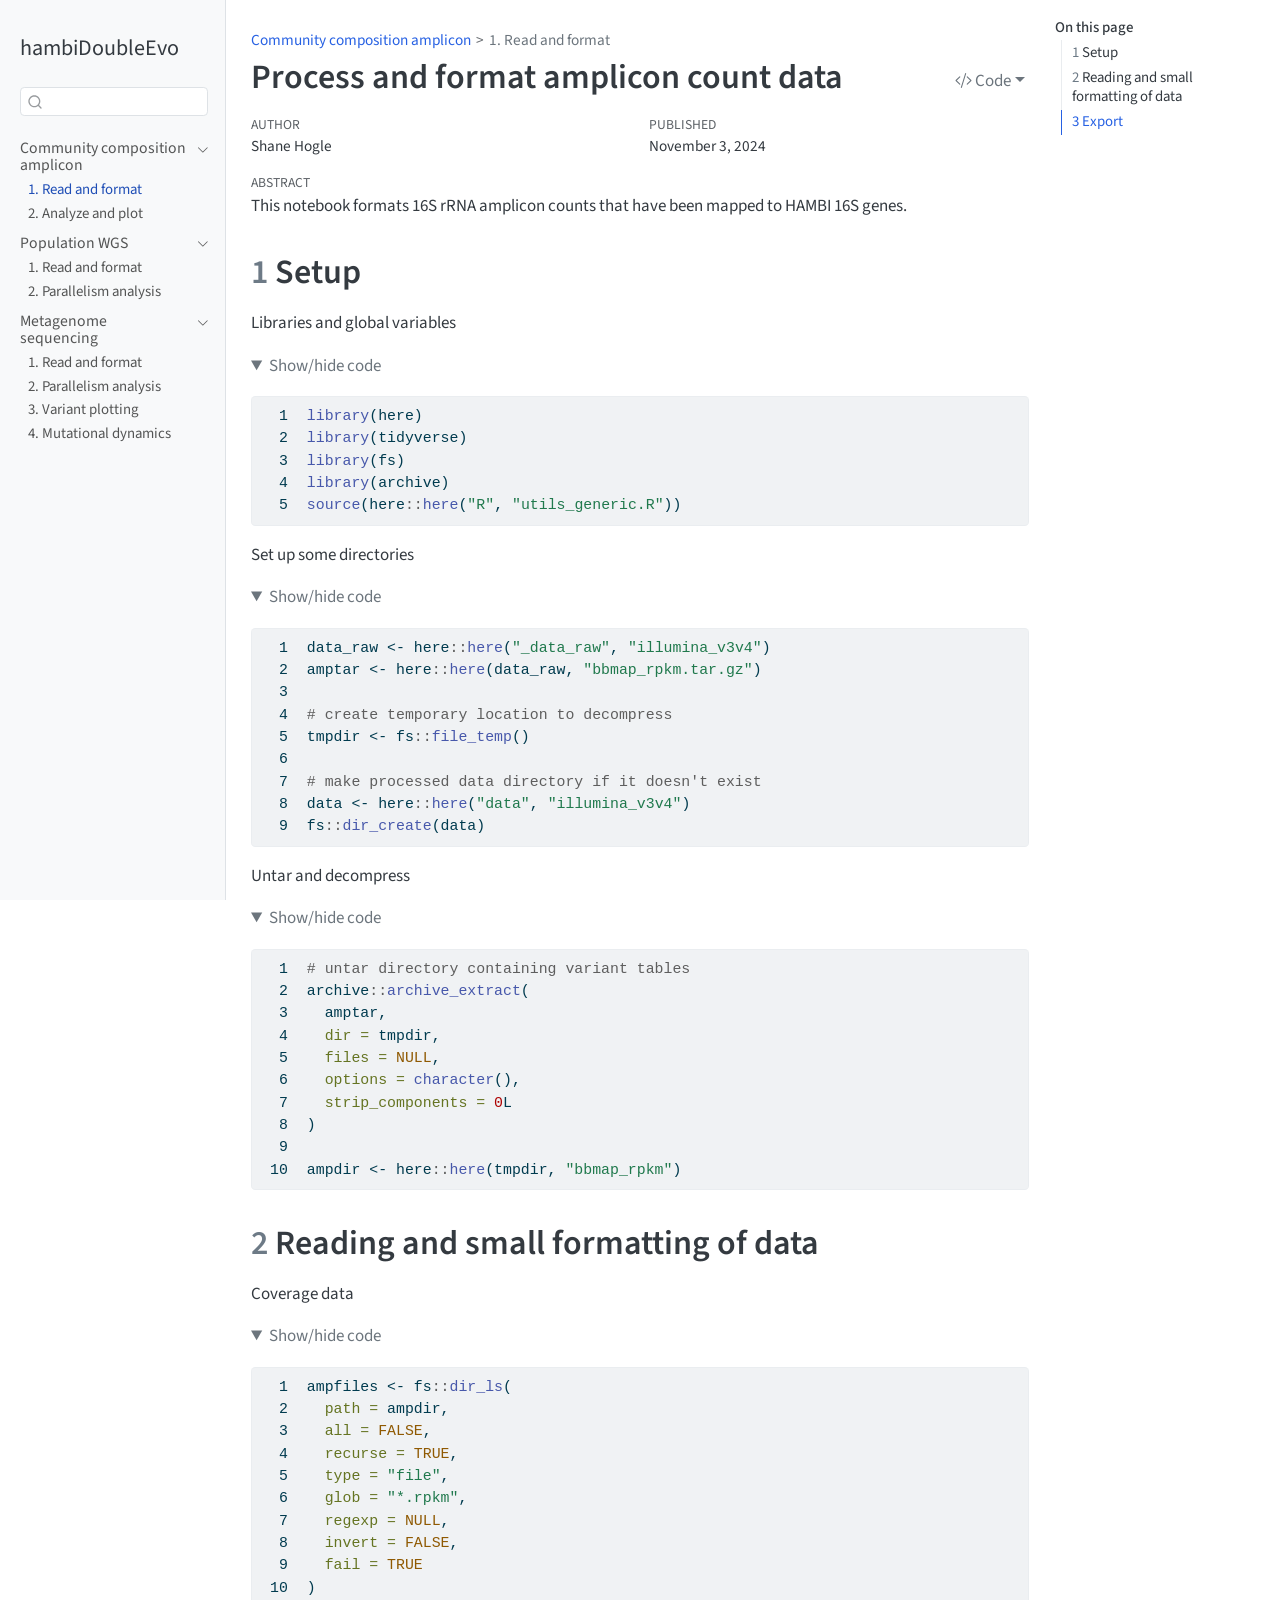
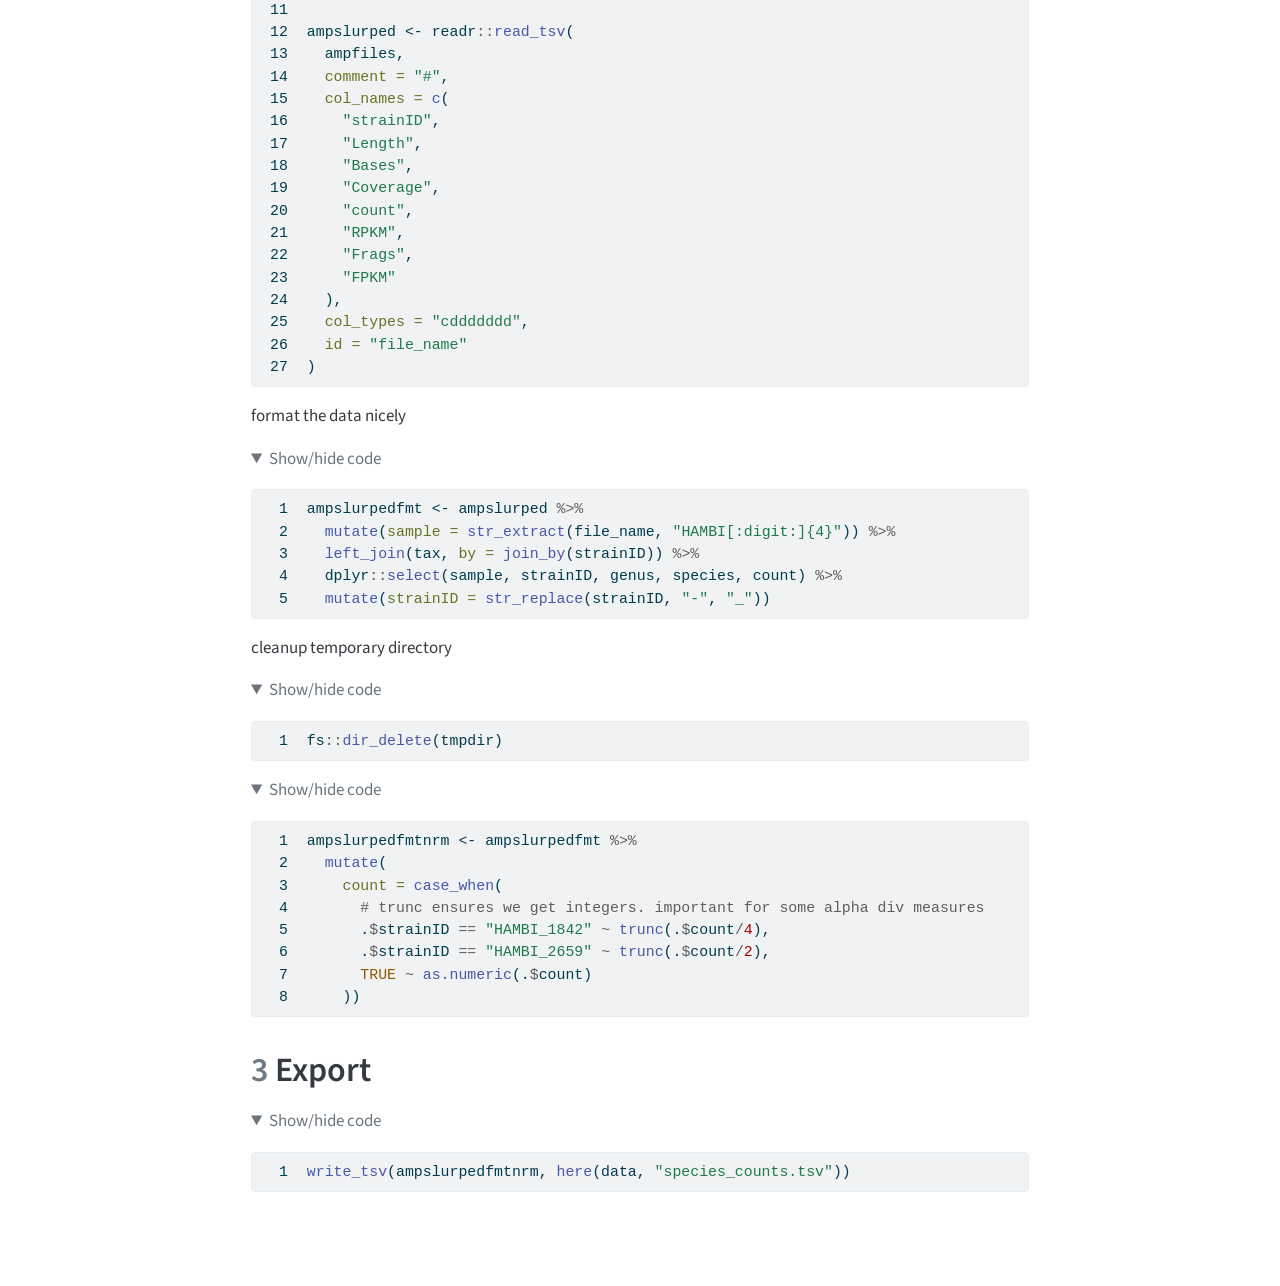
<file: docs/R/illumina_v3v4/01_rpkm2tab.html>
<!DOCTYPE html>
<html xmlns="http://www.w3.org/1999/xhtml" lang="en" xml:lang="en"><head>

<meta charset="utf-8">
<meta name="generator" content="quarto-1.4.553">

<meta name="viewport" content="width=device-width, initial-scale=1.0, user-scalable=yes">

<meta name="author" content="Shane Hogle">
<meta name="dcterms.date" content="2024-11-03">

<title>hambiDoubleEvo - Process and format amplicon count data</title>
<style>
code{white-space: pre-wrap;}
span.smallcaps{font-variant: small-caps;}
div.columns{display: flex; gap: min(4vw, 1.5em);}
div.column{flex: auto; overflow-x: auto;}
div.hanging-indent{margin-left: 1.5em; text-indent: -1.5em;}
ul.task-list{list-style: none;}
ul.task-list li input[type="checkbox"] {
  width: 0.8em;
  margin: 0 0.8em 0.2em -1em; /* quarto-specific, see https://github.com/quarto-dev/quarto-cli/issues/4556 */ 
  vertical-align: middle;
}
/* CSS for syntax highlighting */
pre > code.sourceCode { white-space: pre; position: relative; }
pre > code.sourceCode > span { line-height: 1.25; }
pre > code.sourceCode > span:empty { height: 1.2em; }
.sourceCode { overflow: visible; }
code.sourceCode > span { color: inherit; text-decoration: inherit; }
div.sourceCode { margin: 1em 0; }
pre.sourceCode { margin: 0; }
@media screen {
div.sourceCode { overflow: auto; }
}
@media print {
pre > code.sourceCode { white-space: pre-wrap; }
pre > code.sourceCode > span { text-indent: -5em; padding-left: 5em; }
}
pre.numberSource code
  { counter-reset: source-line 0; }
pre.numberSource code > span
  { position: relative; left: -4em; counter-increment: source-line; }
pre.numberSource code > span > a:first-child::before
  { content: counter(source-line);
    position: relative; left: -1em; text-align: right; vertical-align: baseline;
    border: none; display: inline-block;
    -webkit-touch-callout: none; -webkit-user-select: none;
    -khtml-user-select: none; -moz-user-select: none;
    -ms-user-select: none; user-select: none;
    padding: 0 4px; width: 4em;
  }
pre.numberSource { margin-left: 3em;  padding-left: 4px; }
div.sourceCode
  {   }
@media screen {
pre > code.sourceCode > span > a:first-child::before { text-decoration: underline; }
}
</style>


<script src="../../site_libs/quarto-nav/quarto-nav.js"></script>
<script src="../../site_libs/quarto-nav/headroom.min.js"></script>
<script src="../../site_libs/clipboard/clipboard.min.js"></script>
<script src="../../site_libs/quarto-search/autocomplete.umd.js"></script>
<script src="../../site_libs/quarto-search/fuse.min.js"></script>
<script src="../../site_libs/quarto-search/quarto-search.js"></script>
<meta name="quarto:offset" content="../../">
<script src="../../site_libs/quarto-html/quarto.js"></script>
<script src="../../site_libs/quarto-html/popper.min.js"></script>
<script src="../../site_libs/quarto-html/tippy.umd.min.js"></script>
<script src="../../site_libs/quarto-html/anchor.min.js"></script>
<link href="../../site_libs/quarto-html/tippy.css" rel="stylesheet">
<link href="../../site_libs/quarto-html/quarto-syntax-highlighting.css" rel="stylesheet" id="quarto-text-highlighting-styles">
<script src="../../site_libs/bootstrap/bootstrap.min.js"></script>
<link href="../../site_libs/bootstrap/bootstrap-icons.css" rel="stylesheet">
<link href="../../site_libs/bootstrap/bootstrap.min.css" rel="stylesheet" id="quarto-bootstrap" data-mode="light">
<script id="quarto-search-options" type="application/json">{
  "location": "sidebar",
  "copy-button": false,
  "collapse-after": 3,
  "panel-placement": "start",
  "type": "textbox",
  "limit": 50,
  "keyboard-shortcut": [
    "f",
    "/",
    "s"
  ],
  "show-item-context": false,
  "language": {
    "search-no-results-text": "No results",
    "search-matching-documents-text": "matching documents",
    "search-copy-link-title": "Copy link to search",
    "search-hide-matches-text": "Hide additional matches",
    "search-more-match-text": "more match in this document",
    "search-more-matches-text": "more matches in this document",
    "search-clear-button-title": "Clear",
    "search-text-placeholder": "",
    "search-detached-cancel-button-title": "Cancel",
    "search-submit-button-title": "Submit",
    "search-label": "Search"
  }
}</script>
<link href="../../site_libs/pagedtable-1.1/css/pagedtable.css" rel="stylesheet">
<script src="../../site_libs/pagedtable-1.1/js/pagedtable.js"></script>


</head>

<body class="nav-sidebar docked">

<div id="quarto-search-results"></div>
  <header id="quarto-header" class="headroom fixed-top">
  <nav class="quarto-secondary-nav">
    <div class="container-fluid d-flex">
      <button type="button" class="quarto-btn-toggle btn" data-bs-toggle="collapse" data-bs-target=".quarto-sidebar-collapse-item" aria-controls="quarto-sidebar" aria-expanded="false" aria-label="Toggle sidebar navigation" onclick="if (window.quartoToggleHeadroom) { window.quartoToggleHeadroom(); }">
        <i class="bi bi-layout-text-sidebar-reverse"></i>
      </button>
        <nav class="quarto-page-breadcrumbs" aria-label="breadcrumb"><ol class="breadcrumb"><li class="breadcrumb-item"><a href="../../R/illumina_v3v4/01_rpkm2tab.html">Community composition amplicon</a></li><li class="breadcrumb-item"><a href="../../R/illumina_v3v4/01_rpkm2tab.html">1. Read and format</a></li></ol></nav>
        <a class="flex-grow-1" role="button" data-bs-toggle="collapse" data-bs-target=".quarto-sidebar-collapse-item" aria-controls="quarto-sidebar" aria-expanded="false" aria-label="Toggle sidebar navigation" onclick="if (window.quartoToggleHeadroom) { window.quartoToggleHeadroom(); }">      
        </a>
      <button type="button" class="btn quarto-search-button" aria-label="" onclick="window.quartoOpenSearch();">
        <i class="bi bi-search"></i>
      </button>
    </div>
  </nav>
</header>
<!-- content -->
<div id="quarto-content" class="quarto-container page-columns page-rows-contents page-layout-article">
<!-- sidebar -->
  <nav id="quarto-sidebar" class="sidebar collapse collapse-horizontal quarto-sidebar-collapse-item sidebar-navigation docked overflow-auto">
    <div class="pt-lg-2 mt-2 text-left sidebar-header">
    <div class="sidebar-title mb-0 py-0">
      <a href="../../">hambiDoubleEvo</a> 
    </div>
      </div>
        <div class="mt-2 flex-shrink-0 align-items-center">
        <div class="sidebar-search">
        <div id="quarto-search" class="" title="Search"></div>
        </div>
        </div>
    <div class="sidebar-menu-container"> 
    <ul class="list-unstyled mt-1">
        <li class="sidebar-item sidebar-item-section">
      <div class="sidebar-item-container"> 
            <a class="sidebar-item-text sidebar-link text-start" data-bs-toggle="collapse" data-bs-target="#quarto-sidebar-section-1" aria-expanded="true">
 <span class="menu-text">Community composition amplicon</span></a>
          <a class="sidebar-item-toggle text-start" data-bs-toggle="collapse" data-bs-target="#quarto-sidebar-section-1" aria-expanded="true" aria-label="Toggle section">
            <i class="bi bi-chevron-right ms-2"></i>
          </a> 
      </div>
      <ul id="quarto-sidebar-section-1" class="collapse list-unstyled sidebar-section depth1 show">  
          <li class="sidebar-item">
  <div class="sidebar-item-container"> 
  <a href="../../R/illumina_v3v4/01_rpkm2tab.html" class="sidebar-item-text sidebar-link active">
 <span class="menu-text">1. Read and format</span></a>
  </div>
</li>
          <li class="sidebar-item">
  <div class="sidebar-item-container"> 
  <a href="../../R/illumina_v3v4/02_analysis.html" class="sidebar-item-text sidebar-link">
 <span class="menu-text">2. Analyze and plot</span></a>
  </div>
</li>
      </ul>
  </li>
        <li class="sidebar-item sidebar-item-section">
      <div class="sidebar-item-container"> 
            <a class="sidebar-item-text sidebar-link text-start" data-bs-toggle="collapse" data-bs-target="#quarto-sidebar-section-2" aria-expanded="true">
 <span class="menu-text">Population WGS</span></a>
          <a class="sidebar-item-toggle text-start" data-bs-toggle="collapse" data-bs-target="#quarto-sidebar-section-2" aria-expanded="true" aria-label="Toggle section">
            <i class="bi bi-chevron-right ms-2"></i>
          </a> 
      </div>
      <ul id="quarto-sidebar-section-2" class="collapse list-unstyled sidebar-section depth1 show">  
          <li class="sidebar-item">
  <div class="sidebar-item-container"> 
  <a href="../../R/wgs/01_format_variants.html" class="sidebar-item-text sidebar-link">
 <span class="menu-text">1. Read and format</span></a>
  </div>
</li>
          <li class="sidebar-item">
  <div class="sidebar-item-container"> 
  <a href="../../R/wgs/02_parallelism.html" class="sidebar-item-text sidebar-link">
 <span class="menu-text">2. Parallelism analysis</span></a>
  </div>
</li>
      </ul>
  </li>
        <li class="sidebar-item sidebar-item-section">
      <div class="sidebar-item-container"> 
            <a class="sidebar-item-text sidebar-link text-start" data-bs-toggle="collapse" data-bs-target="#quarto-sidebar-section-3" aria-expanded="true">
 <span class="menu-text">Metagenome sequencing</span></a>
          <a class="sidebar-item-toggle text-start" data-bs-toggle="collapse" data-bs-target="#quarto-sidebar-section-3" aria-expanded="true" aria-label="Toggle section">
            <i class="bi bi-chevron-right ms-2"></i>
          </a> 
      </div>
      <ul id="quarto-sidebar-section-3" class="collapse list-unstyled sidebar-section depth1 show">  
          <li class="sidebar-item">
  <div class="sidebar-item-container"> 
  <a href="../../R/metagenome/01_format_variants.html" class="sidebar-item-text sidebar-link">
 <span class="menu-text">1. Read and format</span></a>
  </div>
</li>
          <li class="sidebar-item">
  <div class="sidebar-item-container"> 
  <a href="../../R/metagenome/02_parallelism.html" class="sidebar-item-text sidebar-link">
 <span class="menu-text">2. Parallelism analysis</span></a>
  </div>
</li>
          <li class="sidebar-item">
  <div class="sidebar-item-container"> 
  <a href="../../R/metagenome/03_analyze_metagenome_variant_timeseries.html" class="sidebar-item-text sidebar-link">
 <span class="menu-text">3. Variant plotting</span></a>
  </div>
</li>
          <li class="sidebar-item">
  <div class="sidebar-item-container"> 
  <a href="../../R/metagenome/04_mutation_dynamics.html" class="sidebar-item-text sidebar-link">
 <span class="menu-text">4. Mutational dynamics</span></a>
  </div>
</li>
      </ul>
  </li>
    </ul>
    </div>
</nav>
<div id="quarto-sidebar-glass" class="quarto-sidebar-collapse-item" data-bs-toggle="collapse" data-bs-target=".quarto-sidebar-collapse-item"></div>
<!-- margin-sidebar -->
    <div id="quarto-margin-sidebar" class="sidebar margin-sidebar">
        <nav id="TOC" role="doc-toc" class="toc-active">
    <h2 id="toc-title">On this page</h2>
   
  <ul>
  <li><a href="#setup" id="toc-setup" class="nav-link active" data-scroll-target="#setup"><span class="header-section-number">1</span> Setup</a></li>
  <li><a href="#reading-and-small-formatting-of-data" id="toc-reading-and-small-formatting-of-data" class="nav-link" data-scroll-target="#reading-and-small-formatting-of-data"><span class="header-section-number">2</span> Reading and small formatting of data</a></li>
  <li><a href="#export" id="toc-export" class="nav-link" data-scroll-target="#export"><span class="header-section-number">3</span> Export</a></li>
  </ul>
</nav>
    </div>
<!-- main -->
<main class="content" id="quarto-document-content">

<header id="title-block-header" class="quarto-title-block default"><nav class="quarto-page-breadcrumbs quarto-title-breadcrumbs d-none d-lg-block" aria-label="breadcrumb"><ol class="breadcrumb"><li class="breadcrumb-item"><a href="../../R/illumina_v3v4/01_rpkm2tab.html">Community composition amplicon</a></li><li class="breadcrumb-item"><a href="../../R/illumina_v3v4/01_rpkm2tab.html">1. Read and format</a></li></ol></nav>
<div class="quarto-title">
<div class="quarto-title-block"><div><h1 class="title">Process and format amplicon count data</h1><button type="button" class="btn code-tools-button dropdown-toggle" id="quarto-code-tools-menu" data-bs-toggle="dropdown" aria-expanded="false"><i class="bi"></i> Code</button><ul class="dropdown-menu dropdown-menu-end" aria-labelelledby="quarto-code-tools-menu"><li><a id="quarto-show-all-code" class="dropdown-item" href="javascript:void(0)" role="button">Show All Code</a></li><li><a id="quarto-hide-all-code" class="dropdown-item" href="javascript:void(0)" role="button">Hide All Code</a></li><li><hr class="dropdown-divider"></li><li><a id="quarto-view-source" class="dropdown-item" href="javascript:void(0)" role="button">View Source</a></li></ul></div></div>
</div>



<div class="quarto-title-meta">

    <div>
    <div class="quarto-title-meta-heading">Author</div>
    <div class="quarto-title-meta-contents">
             <p>Shane Hogle </p>
          </div>
  </div>
    
    <div>
    <div class="quarto-title-meta-heading">Published</div>
    <div class="quarto-title-meta-contents">
      <p class="date">November 3, 2024</p>
    </div>
  </div>
  
    
  </div>
  
<div>
  <div class="abstract">
    <div class="block-title">Abstract</div>
    This notebook formats 16S rRNA amplicon counts that have been mapped to HAMBI 16S genes.
  </div>
</div>


</header>


<section id="setup" class="level1" data-number="1">
<h1 data-number="1"><span class="header-section-number">1</span> Setup</h1>
<p>Libraries and global variables</p>
<div class="cell">
<details open="" class="code-fold">
<summary>Show/hide code</summary>
<div class="sourceCode cell-code" id="cb1"><pre class="sourceCode numberSource r number-lines code-with-copy"><code class="sourceCode r"><span id="cb1-1"><a href="#cb1-1"></a><span class="fu">library</span>(here)</span>
<span id="cb1-2"><a href="#cb1-2"></a><span class="fu">library</span>(tidyverse)</span>
<span id="cb1-3"><a href="#cb1-3"></a><span class="fu">library</span>(fs)</span>
<span id="cb1-4"><a href="#cb1-4"></a><span class="fu">library</span>(archive)</span>
<span id="cb1-5"><a href="#cb1-5"></a><span class="fu">source</span>(here<span class="sc">::</span><span class="fu">here</span>(<span class="st">"R"</span>, <span class="st">"utils_generic.R"</span>))</span></code><button title="Copy to Clipboard" class="code-copy-button"><i class="bi"></i></button></pre></div>
</details>
</div>
<p>Set up some directories</p>
<div class="cell">
<details open="" class="code-fold">
<summary>Show/hide code</summary>
<div class="sourceCode cell-code" id="cb2"><pre class="sourceCode numberSource r number-lines code-with-copy"><code class="sourceCode r"><span id="cb2-1"><a href="#cb2-1"></a>data_raw <span class="ot">&lt;-</span> here<span class="sc">::</span><span class="fu">here</span>(<span class="st">"_data_raw"</span>, <span class="st">"illumina_v3v4"</span>)</span>
<span id="cb2-2"><a href="#cb2-2"></a>amptar <span class="ot">&lt;-</span> here<span class="sc">::</span><span class="fu">here</span>(data_raw, <span class="st">"bbmap_rpkm.tar.gz"</span>)</span>
<span id="cb2-3"><a href="#cb2-3"></a></span>
<span id="cb2-4"><a href="#cb2-4"></a><span class="co"># create temporary location to decompress</span></span>
<span id="cb2-5"><a href="#cb2-5"></a>tmpdir <span class="ot">&lt;-</span> fs<span class="sc">::</span><span class="fu">file_temp</span>()</span>
<span id="cb2-6"><a href="#cb2-6"></a></span>
<span id="cb2-7"><a href="#cb2-7"></a><span class="co"># make processed data directory if it doesn't exist</span></span>
<span id="cb2-8"><a href="#cb2-8"></a>data <span class="ot">&lt;-</span> here<span class="sc">::</span><span class="fu">here</span>(<span class="st">"data"</span>, <span class="st">"illumina_v3v4"</span>)</span>
<span id="cb2-9"><a href="#cb2-9"></a>fs<span class="sc">::</span><span class="fu">dir_create</span>(data)</span></code><button title="Copy to Clipboard" class="code-copy-button"><i class="bi"></i></button></pre></div>
</details>
</div>
<p>Untar and decompress</p>
<div class="cell">
<details open="" class="code-fold">
<summary>Show/hide code</summary>
<div class="sourceCode cell-code" id="cb3"><pre class="sourceCode numberSource r number-lines code-with-copy"><code class="sourceCode r"><span id="cb3-1"><a href="#cb3-1"></a><span class="co"># untar directory containing variant tables </span></span>
<span id="cb3-2"><a href="#cb3-2"></a>archive<span class="sc">::</span><span class="fu">archive_extract</span>(</span>
<span id="cb3-3"><a href="#cb3-3"></a>  amptar,</span>
<span id="cb3-4"><a href="#cb3-4"></a>  <span class="at">dir =</span> tmpdir,</span>
<span id="cb3-5"><a href="#cb3-5"></a>  <span class="at">files =</span> <span class="cn">NULL</span>,</span>
<span id="cb3-6"><a href="#cb3-6"></a>  <span class="at">options =</span> <span class="fu">character</span>(),</span>
<span id="cb3-7"><a href="#cb3-7"></a>  <span class="at">strip_components =</span> <span class="dv">0</span>L</span>
<span id="cb3-8"><a href="#cb3-8"></a>)</span>
<span id="cb3-9"><a href="#cb3-9"></a></span>
<span id="cb3-10"><a href="#cb3-10"></a>ampdir <span class="ot">&lt;-</span> here<span class="sc">::</span><span class="fu">here</span>(tmpdir, <span class="st">"bbmap_rpkm"</span>)</span></code><button title="Copy to Clipboard" class="code-copy-button"><i class="bi"></i></button></pre></div>
</details>
</div>
</section>
<section id="reading-and-small-formatting-of-data" class="level1" data-number="2">
<h1 data-number="2"><span class="header-section-number">2</span> Reading and small formatting of data</h1>
<p>Coverage data</p>
<div class="cell">
<details open="" class="code-fold">
<summary>Show/hide code</summary>
<div class="sourceCode cell-code" id="cb4"><pre class="sourceCode numberSource r number-lines code-with-copy"><code class="sourceCode r"><span id="cb4-1"><a href="#cb4-1"></a>ampfiles <span class="ot">&lt;-</span> fs<span class="sc">::</span><span class="fu">dir_ls</span>(</span>
<span id="cb4-2"><a href="#cb4-2"></a>  <span class="at">path =</span> ampdir,</span>
<span id="cb4-3"><a href="#cb4-3"></a>  <span class="at">all =</span> <span class="cn">FALSE</span>,</span>
<span id="cb4-4"><a href="#cb4-4"></a>  <span class="at">recurse =</span> <span class="cn">TRUE</span>,</span>
<span id="cb4-5"><a href="#cb4-5"></a>  <span class="at">type =</span> <span class="st">"file"</span>,</span>
<span id="cb4-6"><a href="#cb4-6"></a>  <span class="at">glob =</span> <span class="st">"*.rpkm"</span>,</span>
<span id="cb4-7"><a href="#cb4-7"></a>  <span class="at">regexp =</span> <span class="cn">NULL</span>,</span>
<span id="cb4-8"><a href="#cb4-8"></a>  <span class="at">invert =</span> <span class="cn">FALSE</span>,</span>
<span id="cb4-9"><a href="#cb4-9"></a>  <span class="at">fail =</span> <span class="cn">TRUE</span></span>
<span id="cb4-10"><a href="#cb4-10"></a>)</span>
<span id="cb4-11"><a href="#cb4-11"></a></span>
<span id="cb4-12"><a href="#cb4-12"></a>ampslurped <span class="ot">&lt;-</span> readr<span class="sc">::</span><span class="fu">read_tsv</span>(</span>
<span id="cb4-13"><a href="#cb4-13"></a>  ampfiles,</span>
<span id="cb4-14"><a href="#cb4-14"></a>  <span class="at">comment =</span> <span class="st">"#"</span>,</span>
<span id="cb4-15"><a href="#cb4-15"></a>  <span class="at">col_names =</span> <span class="fu">c</span>(</span>
<span id="cb4-16"><a href="#cb4-16"></a>    <span class="st">"strainID"</span>,</span>
<span id="cb4-17"><a href="#cb4-17"></a>    <span class="st">"Length"</span>,</span>
<span id="cb4-18"><a href="#cb4-18"></a>    <span class="st">"Bases"</span>,</span>
<span id="cb4-19"><a href="#cb4-19"></a>    <span class="st">"Coverage"</span>,</span>
<span id="cb4-20"><a href="#cb4-20"></a>    <span class="st">"count"</span>,</span>
<span id="cb4-21"><a href="#cb4-21"></a>    <span class="st">"RPKM"</span>,</span>
<span id="cb4-22"><a href="#cb4-22"></a>    <span class="st">"Frags"</span>,</span>
<span id="cb4-23"><a href="#cb4-23"></a>    <span class="st">"FPKM"</span></span>
<span id="cb4-24"><a href="#cb4-24"></a>  ),</span>
<span id="cb4-25"><a href="#cb4-25"></a>  <span class="at">col_types =</span> <span class="st">"cddddddd"</span>,</span>
<span id="cb4-26"><a href="#cb4-26"></a>  <span class="at">id =</span> <span class="st">"file_name"</span></span>
<span id="cb4-27"><a href="#cb4-27"></a>)</span></code><button title="Copy to Clipboard" class="code-copy-button"><i class="bi"></i></button></pre></div>
</details>
</div>
<p>format the data nicely</p>
<div class="cell">
<details open="" class="code-fold">
<summary>Show/hide code</summary>
<div class="sourceCode cell-code" id="cb5"><pre class="sourceCode numberSource r number-lines code-with-copy"><code class="sourceCode r"><span id="cb5-1"><a href="#cb5-1"></a>ampslurpedfmt <span class="ot">&lt;-</span> ampslurped <span class="sc">%&gt;%</span></span>
<span id="cb5-2"><a href="#cb5-2"></a>  <span class="fu">mutate</span>(<span class="at">sample =</span> <span class="fu">str_extract</span>(file_name, <span class="st">"HAMBI[:digit:]{4}"</span>)) <span class="sc">%&gt;%</span></span>
<span id="cb5-3"><a href="#cb5-3"></a>  <span class="fu">left_join</span>(tax, <span class="at">by =</span> <span class="fu">join_by</span>(strainID)) <span class="sc">%&gt;%</span> </span>
<span id="cb5-4"><a href="#cb5-4"></a>  dplyr<span class="sc">::</span><span class="fu">select</span>(sample, strainID, genus, species, count) <span class="sc">%&gt;%</span> </span>
<span id="cb5-5"><a href="#cb5-5"></a>  <span class="fu">mutate</span>(<span class="at">strainID =</span> <span class="fu">str_replace</span>(strainID, <span class="st">"-"</span>, <span class="st">"_"</span>))</span></code><button title="Copy to Clipboard" class="code-copy-button"><i class="bi"></i></button></pre></div>
</details>
</div>
<p>cleanup temporary directory</p>
<div class="cell">
<details open="" class="code-fold">
<summary>Show/hide code</summary>
<div class="sourceCode cell-code" id="cb6"><pre class="sourceCode numberSource r number-lines code-with-copy"><code class="sourceCode r"><span id="cb6-1"><a href="#cb6-1"></a>fs<span class="sc">::</span><span class="fu">dir_delete</span>(tmpdir)</span></code><button title="Copy to Clipboard" class="code-copy-button"><i class="bi"></i></button></pre></div>
</details>
</div>
<div class="cell">
<details open="" class="code-fold">
<summary>Show/hide code</summary>
<div class="sourceCode cell-code" id="cb7"><pre class="sourceCode numberSource r number-lines code-with-copy"><code class="sourceCode r"><span id="cb7-1"><a href="#cb7-1"></a>ampslurpedfmtnrm <span class="ot">&lt;-</span> ampslurpedfmt <span class="sc">%&gt;%</span> </span>
<span id="cb7-2"><a href="#cb7-2"></a>  <span class="fu">mutate</span>(</span>
<span id="cb7-3"><a href="#cb7-3"></a>    <span class="at">count =</span> <span class="fu">case_when</span>(</span>
<span id="cb7-4"><a href="#cb7-4"></a>      <span class="co"># trunc ensures we get integers. important for some alpha div measures</span></span>
<span id="cb7-5"><a href="#cb7-5"></a>      .<span class="sc">$</span>strainID <span class="sc">==</span> <span class="st">"HAMBI_1842"</span> <span class="sc">~</span> <span class="fu">trunc</span>(.<span class="sc">$</span>count<span class="sc">/</span><span class="dv">4</span>),</span>
<span id="cb7-6"><a href="#cb7-6"></a>      .<span class="sc">$</span>strainID <span class="sc">==</span> <span class="st">"HAMBI_2659"</span> <span class="sc">~</span> <span class="fu">trunc</span>(.<span class="sc">$</span>count<span class="sc">/</span><span class="dv">2</span>),</span>
<span id="cb7-7"><a href="#cb7-7"></a>      <span class="cn">TRUE</span> <span class="sc">~</span> <span class="fu">as.numeric</span>(.<span class="sc">$</span>count)</span>
<span id="cb7-8"><a href="#cb7-8"></a>    ))</span></code><button title="Copy to Clipboard" class="code-copy-button"><i class="bi"></i></button></pre></div>
</details>
</div>
</section>
<section id="export" class="level1" data-number="3">
<h1 data-number="3"><span class="header-section-number">3</span> Export</h1>
<div class="cell">
<details open="" class="code-fold">
<summary>Show/hide code</summary>
<div class="sourceCode cell-code" id="cb8"><pre class="sourceCode numberSource r number-lines code-with-copy"><code class="sourceCode r"><span id="cb8-1"><a href="#cb8-1"></a><span class="fu">write_tsv</span>(ampslurpedfmtnrm, <span class="fu">here</span>(data, <span class="st">"species_counts.tsv"</span>))</span></code><button title="Copy to Clipboard" class="code-copy-button"><i class="bi"></i></button></pre></div>
</details>
</div>


<!-- -->

</section>

</main> <!-- /main -->
<script id="quarto-html-after-body" type="application/javascript">
window.document.addEventListener("DOMContentLoaded", function (event) {
  const toggleBodyColorMode = (bsSheetEl) => {
    const mode = bsSheetEl.getAttribute("data-mode");
    const bodyEl = window.document.querySelector("body");
    if (mode === "dark") {
      bodyEl.classList.add("quarto-dark");
      bodyEl.classList.remove("quarto-light");
    } else {
      bodyEl.classList.add("quarto-light");
      bodyEl.classList.remove("quarto-dark");
    }
  }
  const toggleBodyColorPrimary = () => {
    const bsSheetEl = window.document.querySelector("link#quarto-bootstrap");
    if (bsSheetEl) {
      toggleBodyColorMode(bsSheetEl);
    }
  }
  toggleBodyColorPrimary();  
  const icon = "";
  const anchorJS = new window.AnchorJS();
  anchorJS.options = {
    placement: 'right',
    icon: icon
  };
  anchorJS.add('.anchored');
  const isCodeAnnotation = (el) => {
    for (const clz of el.classList) {
      if (clz.startsWith('code-annotation-')) {                     
        return true;
      }
    }
    return false;
  }
  const clipboard = new window.ClipboardJS('.code-copy-button', {
    text: function(trigger) {
      const codeEl = trigger.previousElementSibling.cloneNode(true);
      for (const childEl of codeEl.children) {
        if (isCodeAnnotation(childEl)) {
          childEl.remove();
        }
      }
      return codeEl.innerText;
    }
  });
  clipboard.on('success', function(e) {
    // button target
    const button = e.trigger;
    // don't keep focus
    button.blur();
    // flash "checked"
    button.classList.add('code-copy-button-checked');
    var currentTitle = button.getAttribute("title");
    button.setAttribute("title", "Copied!");
    let tooltip;
    if (window.bootstrap) {
      button.setAttribute("data-bs-toggle", "tooltip");
      button.setAttribute("data-bs-placement", "left");
      button.setAttribute("data-bs-title", "Copied!");
      tooltip = new bootstrap.Tooltip(button, 
        { trigger: "manual", 
          customClass: "code-copy-button-tooltip",
          offset: [0, -8]});
      tooltip.show();    
    }
    setTimeout(function() {
      if (tooltip) {
        tooltip.hide();
        button.removeAttribute("data-bs-title");
        button.removeAttribute("data-bs-toggle");
        button.removeAttribute("data-bs-placement");
      }
      button.setAttribute("title", currentTitle);
      button.classList.remove('code-copy-button-checked');
    }, 1000);
    // clear code selection
    e.clearSelection();
  });
  const viewSource = window.document.getElementById('quarto-view-source') ||
                     window.document.getElementById('quarto-code-tools-source');
  if (viewSource) {
    const sourceUrl = viewSource.getAttribute("data-quarto-source-url");
    viewSource.addEventListener("click", function(e) {
      if (sourceUrl) {
        // rstudio viewer pane
        if (/\bcapabilities=\b/.test(window.location)) {
          window.open(sourceUrl);
        } else {
          window.location.href = sourceUrl;
        }
      } else {
        const modal = new bootstrap.Modal(document.getElementById('quarto-embedded-source-code-modal'));
        modal.show();
      }
      return false;
    });
  }
  function toggleCodeHandler(show) {
    return function(e) {
      const detailsSrc = window.document.querySelectorAll(".cell > details > .sourceCode");
      for (let i=0; i<detailsSrc.length; i++) {
        const details = detailsSrc[i].parentElement;
        if (show) {
          details.open = true;
        } else {
          details.removeAttribute("open");
        }
      }
      const cellCodeDivs = window.document.querySelectorAll(".cell > .sourceCode");
      const fromCls = show ? "hidden" : "unhidden";
      const toCls = show ? "unhidden" : "hidden";
      for (let i=0; i<cellCodeDivs.length; i++) {
        const codeDiv = cellCodeDivs[i];
        if (codeDiv.classList.contains(fromCls)) {
          codeDiv.classList.remove(fromCls);
          codeDiv.classList.add(toCls);
        } 
      }
      return false;
    }
  }
  const hideAllCode = window.document.getElementById("quarto-hide-all-code");
  if (hideAllCode) {
    hideAllCode.addEventListener("click", toggleCodeHandler(false));
  }
  const showAllCode = window.document.getElementById("quarto-show-all-code");
  if (showAllCode) {
    showAllCode.addEventListener("click", toggleCodeHandler(true));
  }
    var localhostRegex = new RegExp(/^(?:http|https):\/\/localhost\:?[0-9]*\//);
    var mailtoRegex = new RegExp(/^mailto:/);
      var filterRegex = new RegExp('/' + window.location.host + '/');
    var isInternal = (href) => {
        return filterRegex.test(href) || localhostRegex.test(href) || mailtoRegex.test(href);
    }
    // Inspect non-navigation links and adorn them if external
 	var links = window.document.querySelectorAll('a[href]:not(.nav-link):not(.navbar-brand):not(.toc-action):not(.sidebar-link):not(.sidebar-item-toggle):not(.pagination-link):not(.no-external):not([aria-hidden]):not(.dropdown-item):not(.quarto-navigation-tool)');
    for (var i=0; i<links.length; i++) {
      const link = links[i];
      if (!isInternal(link.href)) {
        // undo the damage that might have been done by quarto-nav.js in the case of
        // links that we want to consider external
        if (link.dataset.originalHref !== undefined) {
          link.href = link.dataset.originalHref;
        }
      }
    }
  function tippyHover(el, contentFn, onTriggerFn, onUntriggerFn) {
    const config = {
      allowHTML: true,
      maxWidth: 500,
      delay: 100,
      arrow: false,
      appendTo: function(el) {
          return el.parentElement;
      },
      interactive: true,
      interactiveBorder: 10,
      theme: 'quarto',
      placement: 'bottom-start',
    };
    if (contentFn) {
      config.content = contentFn;
    }
    if (onTriggerFn) {
      config.onTrigger = onTriggerFn;
    }
    if (onUntriggerFn) {
      config.onUntrigger = onUntriggerFn;
    }
    window.tippy(el, config); 
  }
  const noterefs = window.document.querySelectorAll('a[role="doc-noteref"]');
  for (var i=0; i<noterefs.length; i++) {
    const ref = noterefs[i];
    tippyHover(ref, function() {
      // use id or data attribute instead here
      let href = ref.getAttribute('data-footnote-href') || ref.getAttribute('href');
      try { href = new URL(href).hash; } catch {}
      const id = href.replace(/^#\/?/, "");
      const note = window.document.getElementById(id);
      if (note) {
        return note.innerHTML;
      } else {
        return "";
      }
    });
  }
  const xrefs = window.document.querySelectorAll('a.quarto-xref');
  const processXRef = (id, note) => {
    // Strip column container classes
    const stripColumnClz = (el) => {
      el.classList.remove("page-full", "page-columns");
      if (el.children) {
        for (const child of el.children) {
          stripColumnClz(child);
        }
      }
    }
    stripColumnClz(note)
    if (id === null || id.startsWith('sec-')) {
      // Special case sections, only their first couple elements
      const container = document.createElement("div");
      if (note.children && note.children.length > 2) {
        container.appendChild(note.children[0].cloneNode(true));
        for (let i = 1; i < note.children.length; i++) {
          const child = note.children[i];
          if (child.tagName === "P" && child.innerText === "") {
            continue;
          } else {
            container.appendChild(child.cloneNode(true));
            break;
          }
        }
        if (window.Quarto?.typesetMath) {
          window.Quarto.typesetMath(container);
        }
        return container.innerHTML
      } else {
        if (window.Quarto?.typesetMath) {
          window.Quarto.typesetMath(note);
        }
        return note.innerHTML;
      }
    } else {
      // Remove any anchor links if they are present
      const anchorLink = note.querySelector('a.anchorjs-link');
      if (anchorLink) {
        anchorLink.remove();
      }
      if (window.Quarto?.typesetMath) {
        window.Quarto.typesetMath(note);
      }
      // TODO in 1.5, we should make sure this works without a callout special case
      if (note.classList.contains("callout")) {
        return note.outerHTML;
      } else {
        return note.innerHTML;
      }
    }
  }
  for (var i=0; i<xrefs.length; i++) {
    const xref = xrefs[i];
    tippyHover(xref, undefined, function(instance) {
      instance.disable();
      let url = xref.getAttribute('href');
      let hash = undefined; 
      if (url.startsWith('#')) {
        hash = url;
      } else {
        try { hash = new URL(url).hash; } catch {}
      }
      if (hash) {
        const id = hash.replace(/^#\/?/, "");
        const note = window.document.getElementById(id);
        if (note !== null) {
          try {
            const html = processXRef(id, note.cloneNode(true));
            instance.setContent(html);
          } finally {
            instance.enable();
            instance.show();
          }
        } else {
          // See if we can fetch this
          fetch(url.split('#')[0])
          .then(res => res.text())
          .then(html => {
            const parser = new DOMParser();
            const htmlDoc = parser.parseFromString(html, "text/html");
            const note = htmlDoc.getElementById(id);
            if (note !== null) {
              const html = processXRef(id, note);
              instance.setContent(html);
            } 
          }).finally(() => {
            instance.enable();
            instance.show();
          });
        }
      } else {
        // See if we can fetch a full url (with no hash to target)
        // This is a special case and we should probably do some content thinning / targeting
        fetch(url)
        .then(res => res.text())
        .then(html => {
          const parser = new DOMParser();
          const htmlDoc = parser.parseFromString(html, "text/html");
          const note = htmlDoc.querySelector('main.content');
          if (note !== null) {
            // This should only happen for chapter cross references
            // (since there is no id in the URL)
            // remove the first header
            if (note.children.length > 0 && note.children[0].tagName === "HEADER") {
              note.children[0].remove();
            }
            const html = processXRef(null, note);
            instance.setContent(html);
          } 
        }).finally(() => {
          instance.enable();
          instance.show();
        });
      }
    }, function(instance) {
    });
  }
      let selectedAnnoteEl;
      const selectorForAnnotation = ( cell, annotation) => {
        let cellAttr = 'data-code-cell="' + cell + '"';
        let lineAttr = 'data-code-annotation="' +  annotation + '"';
        const selector = 'span[' + cellAttr + '][' + lineAttr + ']';
        return selector;
      }
      const selectCodeLines = (annoteEl) => {
        const doc = window.document;
        const targetCell = annoteEl.getAttribute("data-target-cell");
        const targetAnnotation = annoteEl.getAttribute("data-target-annotation");
        const annoteSpan = window.document.querySelector(selectorForAnnotation(targetCell, targetAnnotation));
        const lines = annoteSpan.getAttribute("data-code-lines").split(",");
        const lineIds = lines.map((line) => {
          return targetCell + "-" + line;
        })
        let top = null;
        let height = null;
        let parent = null;
        if (lineIds.length > 0) {
            //compute the position of the single el (top and bottom and make a div)
            const el = window.document.getElementById(lineIds[0]);
            top = el.offsetTop;
            height = el.offsetHeight;
            parent = el.parentElement.parentElement;
          if (lineIds.length > 1) {
            const lastEl = window.document.getElementById(lineIds[lineIds.length - 1]);
            const bottom = lastEl.offsetTop + lastEl.offsetHeight;
            height = bottom - top;
          }
          if (top !== null && height !== null && parent !== null) {
            // cook up a div (if necessary) and position it 
            let div = window.document.getElementById("code-annotation-line-highlight");
            if (div === null) {
              div = window.document.createElement("div");
              div.setAttribute("id", "code-annotation-line-highlight");
              div.style.position = 'absolute';
              parent.appendChild(div);
            }
            div.style.top = top - 2 + "px";
            div.style.height = height + 4 + "px";
            div.style.left = 0;
            let gutterDiv = window.document.getElementById("code-annotation-line-highlight-gutter");
            if (gutterDiv === null) {
              gutterDiv = window.document.createElement("div");
              gutterDiv.setAttribute("id", "code-annotation-line-highlight-gutter");
              gutterDiv.style.position = 'absolute';
              const codeCell = window.document.getElementById(targetCell);
              const gutter = codeCell.querySelector('.code-annotation-gutter');
              gutter.appendChild(gutterDiv);
            }
            gutterDiv.style.top = top - 2 + "px";
            gutterDiv.style.height = height + 4 + "px";
          }
          selectedAnnoteEl = annoteEl;
        }
      };
      const unselectCodeLines = () => {
        const elementsIds = ["code-annotation-line-highlight", "code-annotation-line-highlight-gutter"];
        elementsIds.forEach((elId) => {
          const div = window.document.getElementById(elId);
          if (div) {
            div.remove();
          }
        });
        selectedAnnoteEl = undefined;
      };
        // Handle positioning of the toggle
    window.addEventListener(
      "resize",
      throttle(() => {
        elRect = undefined;
        if (selectedAnnoteEl) {
          selectCodeLines(selectedAnnoteEl);
        }
      }, 10)
    );
    function throttle(fn, ms) {
    let throttle = false;
    let timer;
      return (...args) => {
        if(!throttle) { // first call gets through
            fn.apply(this, args);
            throttle = true;
        } else { // all the others get throttled
            if(timer) clearTimeout(timer); // cancel #2
            timer = setTimeout(() => {
              fn.apply(this, args);
              timer = throttle = false;
            }, ms);
        }
      };
    }
      // Attach click handler to the DT
      const annoteDls = window.document.querySelectorAll('dt[data-target-cell]');
      for (const annoteDlNode of annoteDls) {
        annoteDlNode.addEventListener('click', (event) => {
          const clickedEl = event.target;
          if (clickedEl !== selectedAnnoteEl) {
            unselectCodeLines();
            const activeEl = window.document.querySelector('dt[data-target-cell].code-annotation-active');
            if (activeEl) {
              activeEl.classList.remove('code-annotation-active');
            }
            selectCodeLines(clickedEl);
            clickedEl.classList.add('code-annotation-active');
          } else {
            // Unselect the line
            unselectCodeLines();
            clickedEl.classList.remove('code-annotation-active');
          }
        });
      }
  const findCites = (el) => {
    const parentEl = el.parentElement;
    if (parentEl) {
      const cites = parentEl.dataset.cites;
      if (cites) {
        return {
          el,
          cites: cites.split(' ')
        };
      } else {
        return findCites(el.parentElement)
      }
    } else {
      return undefined;
    }
  };
  var bibliorefs = window.document.querySelectorAll('a[role="doc-biblioref"]');
  for (var i=0; i<bibliorefs.length; i++) {
    const ref = bibliorefs[i];
    const citeInfo = findCites(ref);
    if (citeInfo) {
      tippyHover(citeInfo.el, function() {
        var popup = window.document.createElement('div');
        citeInfo.cites.forEach(function(cite) {
          var citeDiv = window.document.createElement('div');
          citeDiv.classList.add('hanging-indent');
          citeDiv.classList.add('csl-entry');
          var biblioDiv = window.document.getElementById('ref-' + cite);
          if (biblioDiv) {
            citeDiv.innerHTML = biblioDiv.innerHTML;
          }
          popup.appendChild(citeDiv);
        });
        return popup.innerHTML;
      });
    }
  }
});
</script><div class="modal fade" id="quarto-embedded-source-code-modal" tabindex="-1" aria-labelledby="quarto-embedded-source-code-modal-label" aria-hidden="true"><div class="modal-dialog modal-dialog-scrollable"><div class="modal-content"><div class="modal-header"><h5 class="modal-title" id="quarto-embedded-source-code-modal-label">Source Code</h5><button class="btn-close" data-bs-dismiss="modal"></button></div><div class="modal-body"><div class="">
<div class="sourceCode" id="cb9" data-shortcodes="false"><pre class="sourceCode numberSource markdown number-lines code-with-copy"><code class="sourceCode markdown"><span id="cb9-1"><a href="#cb9-1"></a><span class="co">---</span></span>
<span id="cb9-2"><a href="#cb9-2"></a><span class="an">title:</span><span class="co"> "Process and format amplicon count data"</span></span>
<span id="cb9-3"><a href="#cb9-3"></a><span class="an">author:</span><span class="co"> "Shane Hogle"</span></span>
<span id="cb9-4"><a href="#cb9-4"></a><span class="an">date:</span><span class="co"> today</span></span>
<span id="cb9-5"><a href="#cb9-5"></a><span class="an">abstract:</span><span class="co"> "This notebook formats 16S rRNA amplicon counts that have been mapped to HAMBI 16S genes."</span></span>
<span id="cb9-6"><a href="#cb9-6"></a><span class="co">---</span></span>
<span id="cb9-7"><a href="#cb9-7"></a></span>
<span id="cb9-8"><a href="#cb9-8"></a><span class="fu"># Setup</span></span>
<span id="cb9-9"><a href="#cb9-9"></a></span>
<span id="cb9-10"><a href="#cb9-10"></a>Libraries and global variables</span>
<span id="cb9-11"><a href="#cb9-11"></a></span>
<span id="cb9-14"><a href="#cb9-14"></a><span class="in">```{r}</span></span>
<span id="cb9-15"><a href="#cb9-15"></a><span class="co">#| output: false</span></span>
<span id="cb9-16"><a href="#cb9-16"></a><span class="fu">library</span>(here)</span>
<span id="cb9-17"><a href="#cb9-17"></a><span class="fu">library</span>(tidyverse)</span>
<span id="cb9-18"><a href="#cb9-18"></a><span class="fu">library</span>(fs)</span>
<span id="cb9-19"><a href="#cb9-19"></a><span class="fu">library</span>(archive)</span>
<span id="cb9-20"><a href="#cb9-20"></a><span class="fu">source</span>(here<span class="sc">::</span><span class="fu">here</span>(<span class="st">"R"</span>, <span class="st">"utils_generic.R"</span>))</span>
<span id="cb9-21"><a href="#cb9-21"></a><span class="in">```</span></span>
<span id="cb9-22"><a href="#cb9-22"></a></span>
<span id="cb9-23"><a href="#cb9-23"></a>Set up some directories</span>
<span id="cb9-24"><a href="#cb9-24"></a></span>
<span id="cb9-27"><a href="#cb9-27"></a><span class="in">```{r}</span></span>
<span id="cb9-28"><a href="#cb9-28"></a><span class="co">#| output: false</span></span>
<span id="cb9-29"><a href="#cb9-29"></a><span class="co">#| warning: false</span></span>
<span id="cb9-30"><a href="#cb9-30"></a><span class="co">#| error: false</span></span>
<span id="cb9-31"><a href="#cb9-31"></a>data_raw <span class="ot">&lt;-</span> here<span class="sc">::</span><span class="fu">here</span>(<span class="st">"_data_raw"</span>, <span class="st">"illumina_v3v4"</span>)</span>
<span id="cb9-32"><a href="#cb9-32"></a>amptar <span class="ot">&lt;-</span> here<span class="sc">::</span><span class="fu">here</span>(data_raw, <span class="st">"bbmap_rpkm.tar.gz"</span>)</span>
<span id="cb9-33"><a href="#cb9-33"></a></span>
<span id="cb9-34"><a href="#cb9-34"></a><span class="co"># create temporary location to decompress</span></span>
<span id="cb9-35"><a href="#cb9-35"></a>tmpdir <span class="ot">&lt;-</span> fs<span class="sc">::</span><span class="fu">file_temp</span>()</span>
<span id="cb9-36"><a href="#cb9-36"></a></span>
<span id="cb9-37"><a href="#cb9-37"></a><span class="co"># make processed data directory if it doesn't exist</span></span>
<span id="cb9-38"><a href="#cb9-38"></a>data <span class="ot">&lt;-</span> here<span class="sc">::</span><span class="fu">here</span>(<span class="st">"data"</span>, <span class="st">"illumina_v3v4"</span>)</span>
<span id="cb9-39"><a href="#cb9-39"></a>fs<span class="sc">::</span><span class="fu">dir_create</span>(data)</span>
<span id="cb9-40"><a href="#cb9-40"></a><span class="in">```</span></span>
<span id="cb9-41"><a href="#cb9-41"></a></span>
<span id="cb9-42"><a href="#cb9-42"></a>Untar and decompress</span>
<span id="cb9-43"><a href="#cb9-43"></a></span>
<span id="cb9-46"><a href="#cb9-46"></a><span class="in">```{r}</span></span>
<span id="cb9-47"><a href="#cb9-47"></a><span class="co"># untar directory containing variant tables </span></span>
<span id="cb9-48"><a href="#cb9-48"></a>archive<span class="sc">::</span><span class="fu">archive_extract</span>(</span>
<span id="cb9-49"><a href="#cb9-49"></a>  amptar,</span>
<span id="cb9-50"><a href="#cb9-50"></a>  <span class="at">dir =</span> tmpdir,</span>
<span id="cb9-51"><a href="#cb9-51"></a>  <span class="at">files =</span> <span class="cn">NULL</span>,</span>
<span id="cb9-52"><a href="#cb9-52"></a>  <span class="at">options =</span> <span class="fu">character</span>(),</span>
<span id="cb9-53"><a href="#cb9-53"></a>  <span class="at">strip_components =</span> <span class="dv">0</span>L</span>
<span id="cb9-54"><a href="#cb9-54"></a>)</span>
<span id="cb9-55"><a href="#cb9-55"></a></span>
<span id="cb9-56"><a href="#cb9-56"></a>ampdir <span class="ot">&lt;-</span> here<span class="sc">::</span><span class="fu">here</span>(tmpdir, <span class="st">"bbmap_rpkm"</span>)</span>
<span id="cb9-57"><a href="#cb9-57"></a><span class="in">```</span></span>
<span id="cb9-58"><a href="#cb9-58"></a></span>
<span id="cb9-59"><a href="#cb9-59"></a><span class="fu"># Reading and small formatting of data</span></span>
<span id="cb9-60"><a href="#cb9-60"></a></span>
<span id="cb9-61"><a href="#cb9-61"></a>Coverage data </span>
<span id="cb9-64"><a href="#cb9-64"></a><span class="in">```{r}</span></span>
<span id="cb9-65"><a href="#cb9-65"></a>ampfiles <span class="ot">&lt;-</span> fs<span class="sc">::</span><span class="fu">dir_ls</span>(</span>
<span id="cb9-66"><a href="#cb9-66"></a>  <span class="at">path =</span> ampdir,</span>
<span id="cb9-67"><a href="#cb9-67"></a>  <span class="at">all =</span> <span class="cn">FALSE</span>,</span>
<span id="cb9-68"><a href="#cb9-68"></a>  <span class="at">recurse =</span> <span class="cn">TRUE</span>,</span>
<span id="cb9-69"><a href="#cb9-69"></a>  <span class="at">type =</span> <span class="st">"file"</span>,</span>
<span id="cb9-70"><a href="#cb9-70"></a>  <span class="at">glob =</span> <span class="st">"*.rpkm"</span>,</span>
<span id="cb9-71"><a href="#cb9-71"></a>  <span class="at">regexp =</span> <span class="cn">NULL</span>,</span>
<span id="cb9-72"><a href="#cb9-72"></a>  <span class="at">invert =</span> <span class="cn">FALSE</span>,</span>
<span id="cb9-73"><a href="#cb9-73"></a>  <span class="at">fail =</span> <span class="cn">TRUE</span></span>
<span id="cb9-74"><a href="#cb9-74"></a>)</span>
<span id="cb9-75"><a href="#cb9-75"></a></span>
<span id="cb9-76"><a href="#cb9-76"></a>ampslurped <span class="ot">&lt;-</span> readr<span class="sc">::</span><span class="fu">read_tsv</span>(</span>
<span id="cb9-77"><a href="#cb9-77"></a>  ampfiles,</span>
<span id="cb9-78"><a href="#cb9-78"></a>  <span class="at">comment =</span> <span class="st">"#"</span>,</span>
<span id="cb9-79"><a href="#cb9-79"></a>  <span class="at">col_names =</span> <span class="fu">c</span>(</span>
<span id="cb9-80"><a href="#cb9-80"></a>    <span class="st">"strainID"</span>,</span>
<span id="cb9-81"><a href="#cb9-81"></a>    <span class="st">"Length"</span>,</span>
<span id="cb9-82"><a href="#cb9-82"></a>    <span class="st">"Bases"</span>,</span>
<span id="cb9-83"><a href="#cb9-83"></a>    <span class="st">"Coverage"</span>,</span>
<span id="cb9-84"><a href="#cb9-84"></a>    <span class="st">"count"</span>,</span>
<span id="cb9-85"><a href="#cb9-85"></a>    <span class="st">"RPKM"</span>,</span>
<span id="cb9-86"><a href="#cb9-86"></a>    <span class="st">"Frags"</span>,</span>
<span id="cb9-87"><a href="#cb9-87"></a>    <span class="st">"FPKM"</span></span>
<span id="cb9-88"><a href="#cb9-88"></a>  ),</span>
<span id="cb9-89"><a href="#cb9-89"></a>  <span class="at">col_types =</span> <span class="st">"cddddddd"</span>,</span>
<span id="cb9-90"><a href="#cb9-90"></a>  <span class="at">id =</span> <span class="st">"file_name"</span></span>
<span id="cb9-91"><a href="#cb9-91"></a>)</span>
<span id="cb9-92"><a href="#cb9-92"></a><span class="in">```</span></span>
<span id="cb9-93"><a href="#cb9-93"></a></span>
<span id="cb9-94"><a href="#cb9-94"></a>format the data nicely</span>
<span id="cb9-95"><a href="#cb9-95"></a></span>
<span id="cb9-98"><a href="#cb9-98"></a><span class="in">```{r}</span></span>
<span id="cb9-99"><a href="#cb9-99"></a>ampslurpedfmt <span class="ot">&lt;-</span> ampslurped <span class="sc">%&gt;%</span></span>
<span id="cb9-100"><a href="#cb9-100"></a>  <span class="fu">mutate</span>(<span class="at">sample =</span> <span class="fu">str_extract</span>(file_name, <span class="st">"HAMBI[:digit:]{4}"</span>)) <span class="sc">%&gt;%</span></span>
<span id="cb9-101"><a href="#cb9-101"></a>  <span class="fu">left_join</span>(tax, <span class="at">by =</span> <span class="fu">join_by</span>(strainID)) <span class="sc">%&gt;%</span> </span>
<span id="cb9-102"><a href="#cb9-102"></a>  dplyr<span class="sc">::</span><span class="fu">select</span>(sample, strainID, genus, species, count) <span class="sc">%&gt;%</span> </span>
<span id="cb9-103"><a href="#cb9-103"></a>  <span class="fu">mutate</span>(<span class="at">strainID =</span> <span class="fu">str_replace</span>(strainID, <span class="st">"-"</span>, <span class="st">"_"</span>))</span>
<span id="cb9-104"><a href="#cb9-104"></a><span class="in">```</span></span>
<span id="cb9-105"><a href="#cb9-105"></a></span>
<span id="cb9-106"><a href="#cb9-106"></a>cleanup temporary directory</span>
<span id="cb9-107"><a href="#cb9-107"></a></span>
<span id="cb9-110"><a href="#cb9-110"></a><span class="in">```{r}</span></span>
<span id="cb9-111"><a href="#cb9-111"></a>fs<span class="sc">::</span><span class="fu">dir_delete</span>(tmpdir)</span>
<span id="cb9-112"><a href="#cb9-112"></a><span class="in">```</span></span>
<span id="cb9-113"><a href="#cb9-113"></a></span>
<span id="cb9-116"><a href="#cb9-116"></a><span class="in">```{r}</span></span>
<span id="cb9-117"><a href="#cb9-117"></a>ampslurpedfmtnrm <span class="ot">&lt;-</span> ampslurpedfmt <span class="sc">%&gt;%</span> </span>
<span id="cb9-118"><a href="#cb9-118"></a>  <span class="fu">mutate</span>(</span>
<span id="cb9-119"><a href="#cb9-119"></a>    <span class="at">count =</span> <span class="fu">case_when</span>(</span>
<span id="cb9-120"><a href="#cb9-120"></a>      <span class="co"># trunc ensures we get integers. important for some alpha div measures</span></span>
<span id="cb9-121"><a href="#cb9-121"></a>      .<span class="sc">$</span>strainID <span class="sc">==</span> <span class="st">"HAMBI_1842"</span> <span class="sc">~</span> <span class="fu">trunc</span>(.<span class="sc">$</span>count<span class="sc">/</span><span class="dv">4</span>),</span>
<span id="cb9-122"><a href="#cb9-122"></a>      .<span class="sc">$</span>strainID <span class="sc">==</span> <span class="st">"HAMBI_2659"</span> <span class="sc">~</span> <span class="fu">trunc</span>(.<span class="sc">$</span>count<span class="sc">/</span><span class="dv">2</span>),</span>
<span id="cb9-123"><a href="#cb9-123"></a>      <span class="cn">TRUE</span> <span class="sc">~</span> <span class="fu">as.numeric</span>(.<span class="sc">$</span>count)</span>
<span id="cb9-124"><a href="#cb9-124"></a>    ))</span>
<span id="cb9-125"><a href="#cb9-125"></a><span class="in">```</span></span>
<span id="cb9-126"><a href="#cb9-126"></a></span>
<span id="cb9-129"><a href="#cb9-129"></a><span class="in">```{r}</span></span>
<span id="cb9-130"><a href="#cb9-130"></a><span class="co">#| include: false</span></span>
<span id="cb9-131"><a href="#cb9-131"></a>ampslurpedfmtnrm <span class="ot">&lt;-</span> ampslurpedfmt <span class="sc">%&gt;%</span> </span>
<span id="cb9-132"><a href="#cb9-132"></a>  <span class="fu">left_join</span>(rRNA_counts, <span class="at">by =</span> <span class="fu">join_by</span>(strainID)) <span class="sc">%&gt;%</span> </span>
<span id="cb9-133"><a href="#cb9-133"></a>  <span class="fu">group_by</span>(sample) <span class="sc">%&gt;%</span> </span>
<span id="cb9-134"><a href="#cb9-134"></a>  <span class="fu">mutate</span>(<span class="at">tot =</span> <span class="fu">sum</span>(count)) <span class="sc">%&gt;%</span> </span>
<span id="cb9-135"><a href="#cb9-135"></a>  <span class="fu">mutate</span>(<span class="at">count_norm =</span> count<span class="sc">/</span>copies) <span class="sc">%&gt;%</span> </span>
<span id="cb9-136"><a href="#cb9-136"></a>  <span class="fu">mutate</span>(<span class="at">f_norm =</span> count_norm<span class="sc">/</span><span class="fu">sum</span>(count_norm)) <span class="sc">%&gt;%</span> </span>
<span id="cb9-137"><a href="#cb9-137"></a>  <span class="fu">mutate</span>(<span class="at">count_norm =</span> <span class="fu">trunc</span>(f_norm<span class="sc">*</span>tot)) <span class="sc">%&gt;%</span> </span>
<span id="cb9-138"><a href="#cb9-138"></a>  <span class="fu">ungroup</span>() <span class="sc">%&gt;%</span> </span>
<span id="cb9-139"><a href="#cb9-139"></a>  dplyr<span class="sc">::</span><span class="fu">select</span>(sample<span class="sc">:</span>count, count_norm)</span>
<span id="cb9-140"><a href="#cb9-140"></a><span class="in">```</span></span>
<span id="cb9-141"><a href="#cb9-141"></a></span>
<span id="cb9-144"><a href="#cb9-144"></a><span class="in">```{r}</span></span>
<span id="cb9-145"><a href="#cb9-145"></a><span class="co">#| include: false</span></span>
<span id="cb9-146"><a href="#cb9-146"></a><span class="co"># Check for low total read count samples</span></span>
<span id="cb9-147"><a href="#cb9-147"></a>ids_good <span class="ot">&lt;-</span> ampslurpedfmtnrm <span class="sc">|&gt;</span> </span>
<span id="cb9-148"><a href="#cb9-148"></a>  <span class="fu">group_by</span>(sample) <span class="sc">|&gt;</span> </span>
<span id="cb9-149"><a href="#cb9-149"></a>  <span class="fu">summarize</span>(<span class="at">sum=</span><span class="fu">sum</span>(count)) <span class="sc">|&gt;</span> </span>
<span id="cb9-150"><a href="#cb9-150"></a>  <span class="fu">filter</span>(sum <span class="sc">&gt;=</span> <span class="dv">10000</span>) <span class="sc">|&gt;</span> </span>
<span id="cb9-151"><a href="#cb9-151"></a>  <span class="fu">pull</span>(sample)</span>
<span id="cb9-152"><a href="#cb9-152"></a><span class="co"># exclude low count samples</span></span>
<span id="cb9-153"><a href="#cb9-153"></a>ampslurpedfmtnrmflt <span class="ot">&lt;-</span>ampslurpedfmtnrm <span class="sc">|&gt;</span> </span>
<span id="cb9-154"><a href="#cb9-154"></a>  <span class="fu">filter</span>(sample <span class="sc">%in%</span> ids_good)</span>
<span id="cb9-155"><a href="#cb9-155"></a><span class="in">```</span></span>
<span id="cb9-156"><a href="#cb9-156"></a></span>
<span id="cb9-157"><a href="#cb9-157"></a><span class="fu"># Export</span></span>
<span id="cb9-158"><a href="#cb9-158"></a></span>
<span id="cb9-161"><a href="#cb9-161"></a><span class="in">```{r}</span></span>
<span id="cb9-162"><a href="#cb9-162"></a><span class="fu">write_tsv</span>(ampslurpedfmtnrm, <span class="fu">here</span>(data, <span class="st">"species_counts.tsv"</span>))</span>
<span id="cb9-163"><a href="#cb9-163"></a><span class="in">```</span></span>
</code><button title="Copy to Clipboard" class="code-copy-button"><i class="bi"></i></button></pre></div>
</div></div></div></div></div>
</div> <!-- /content -->




</body></html>
</file>
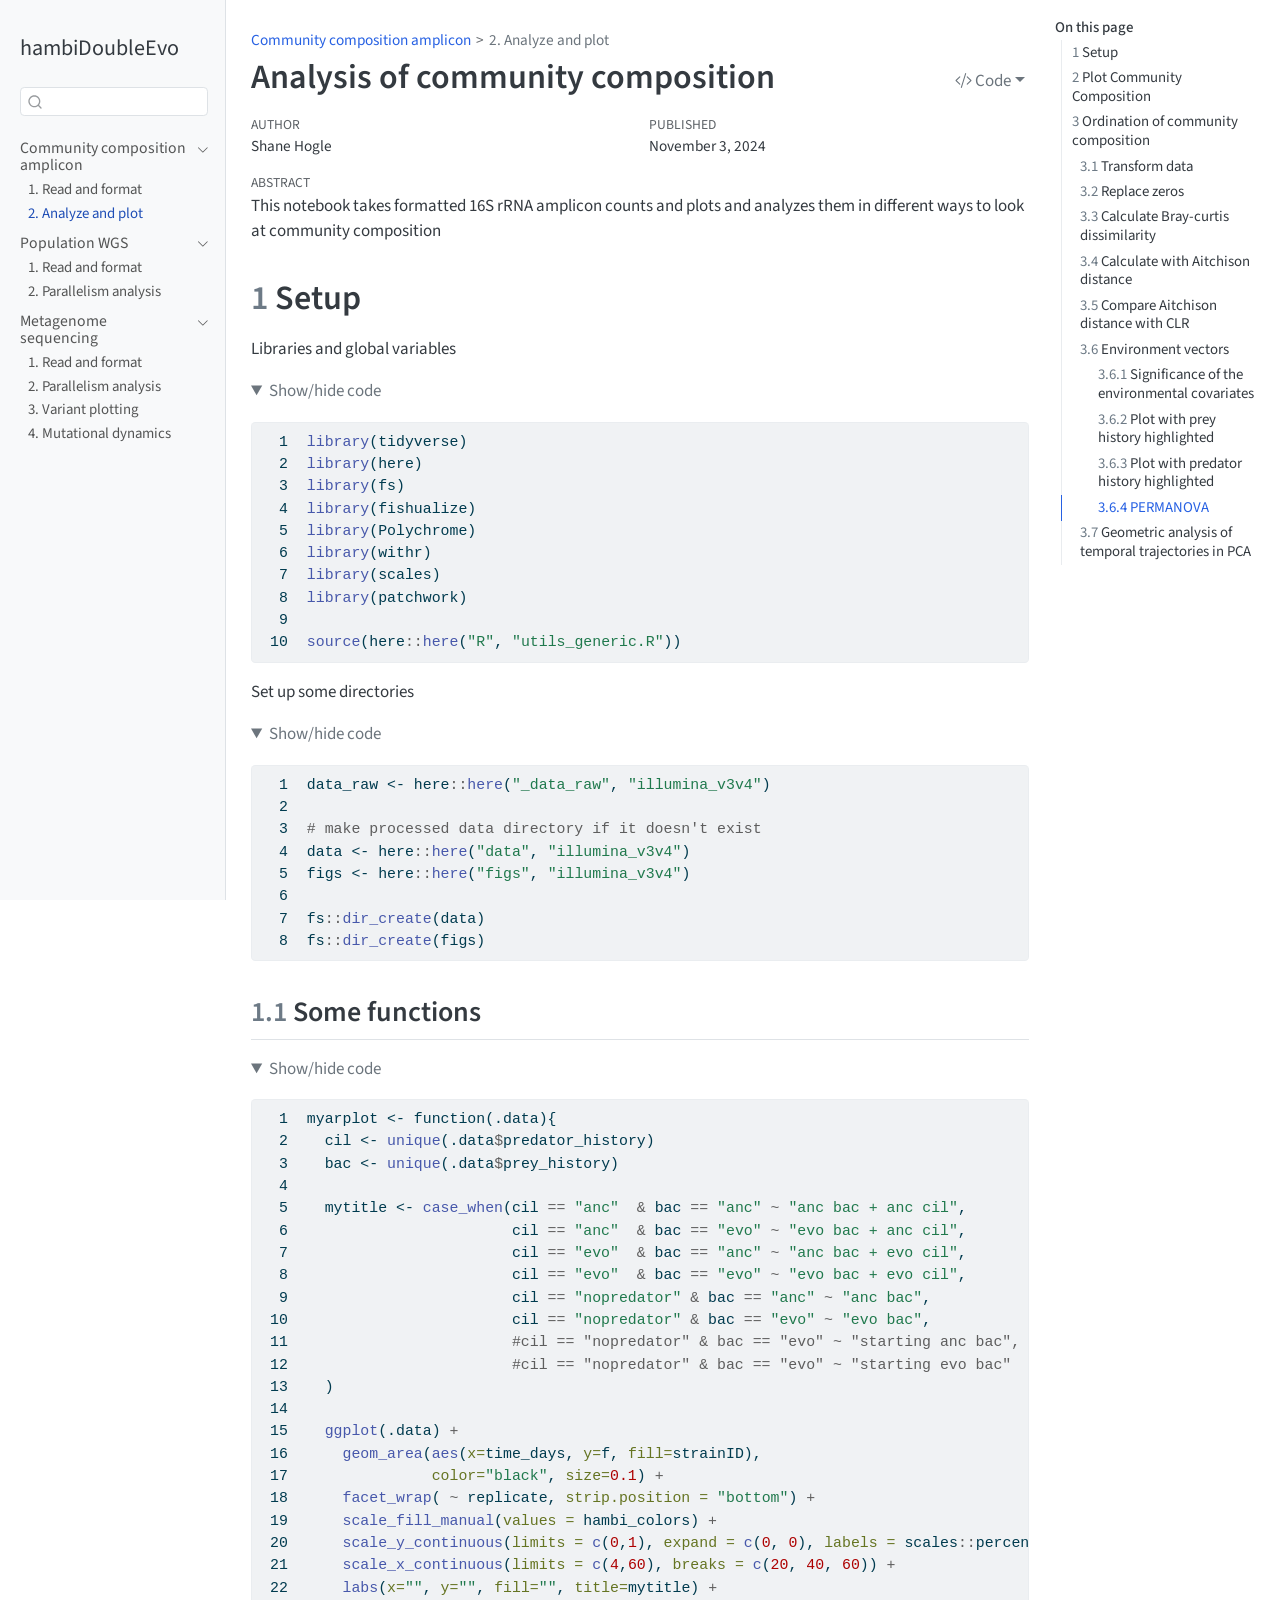
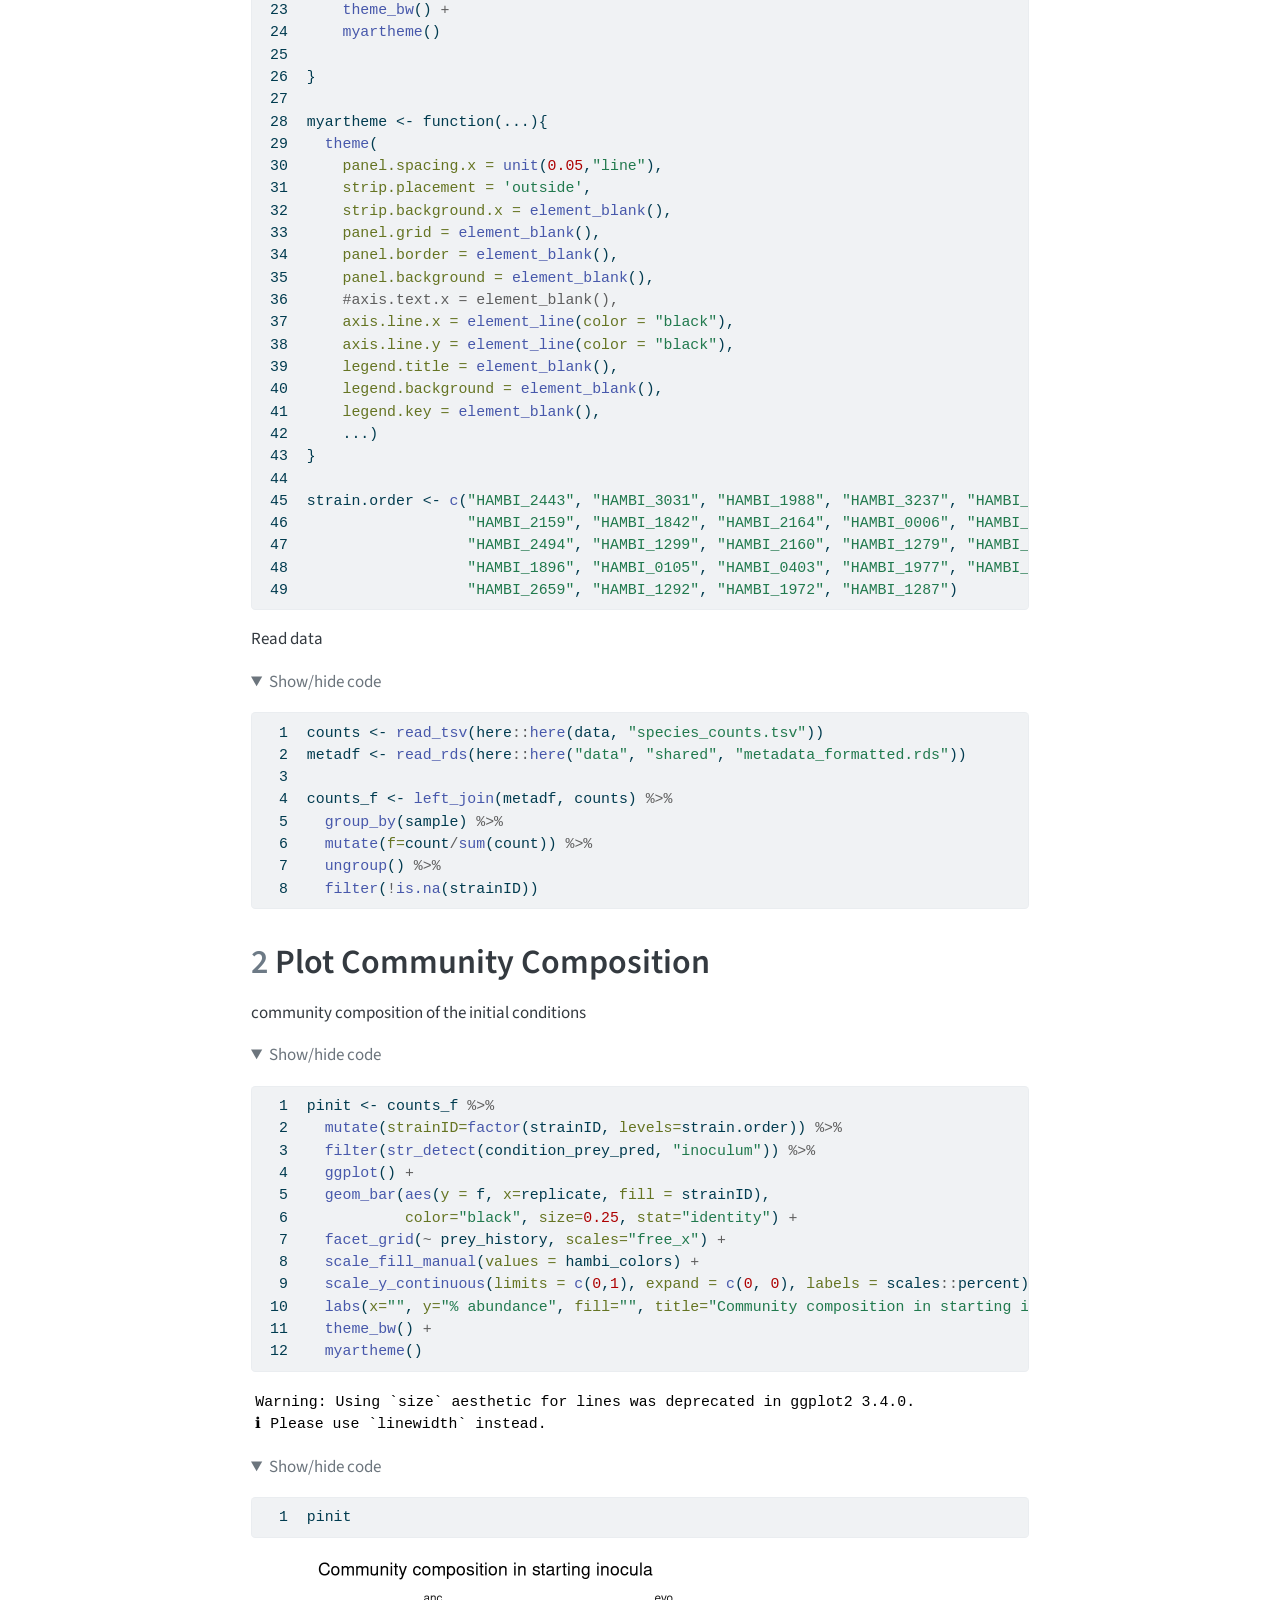
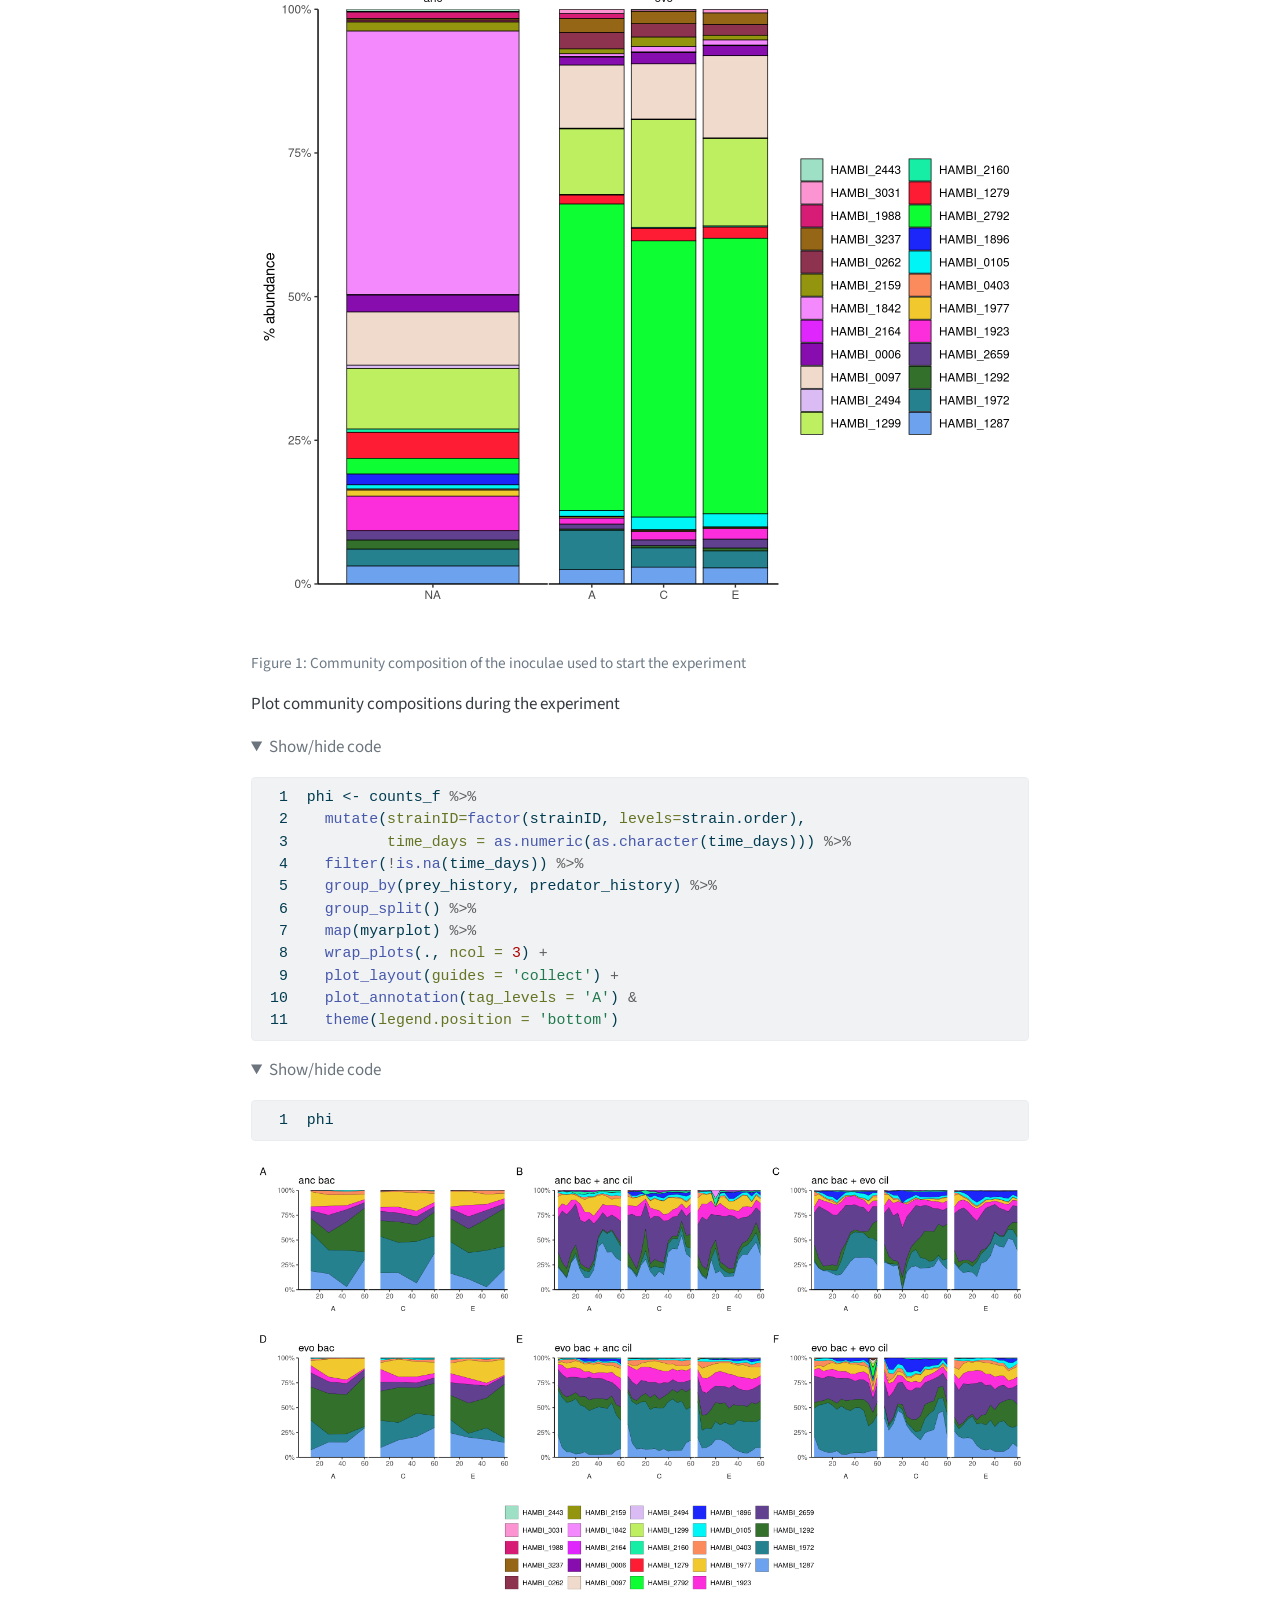
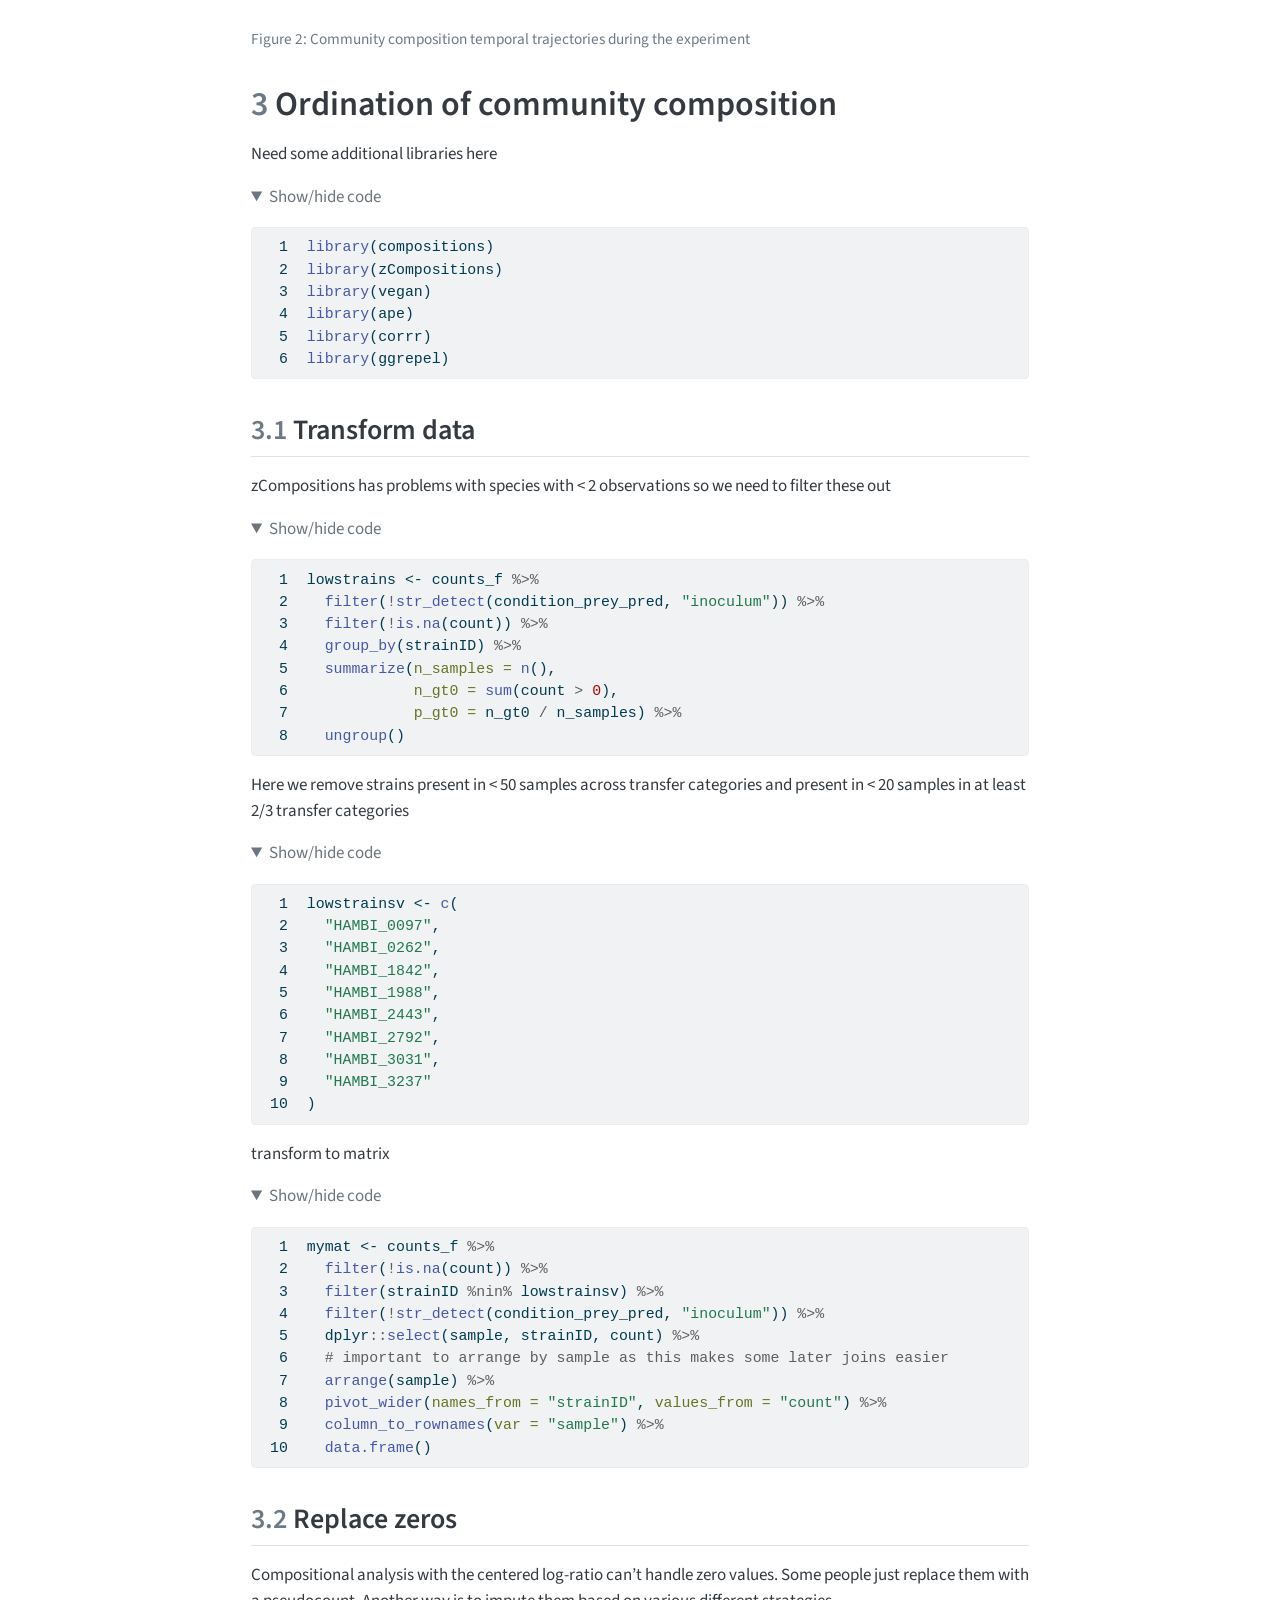
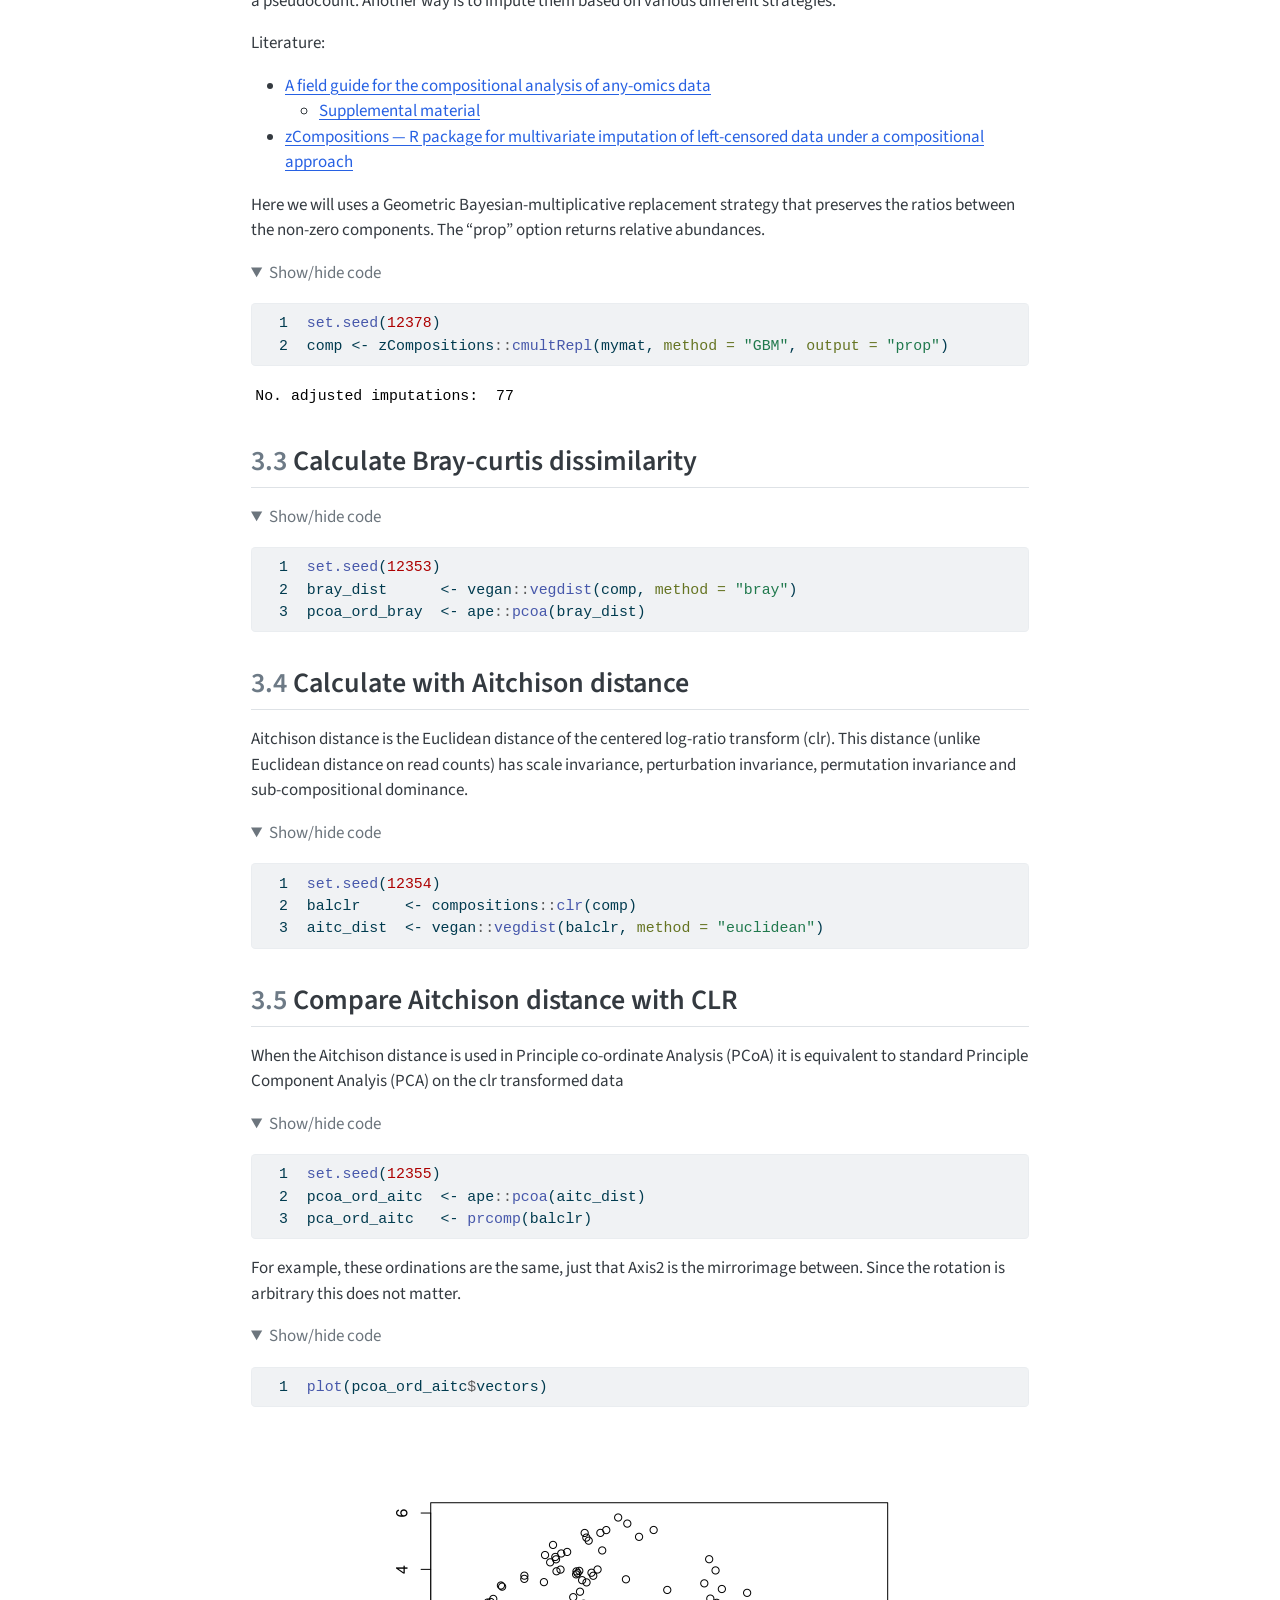
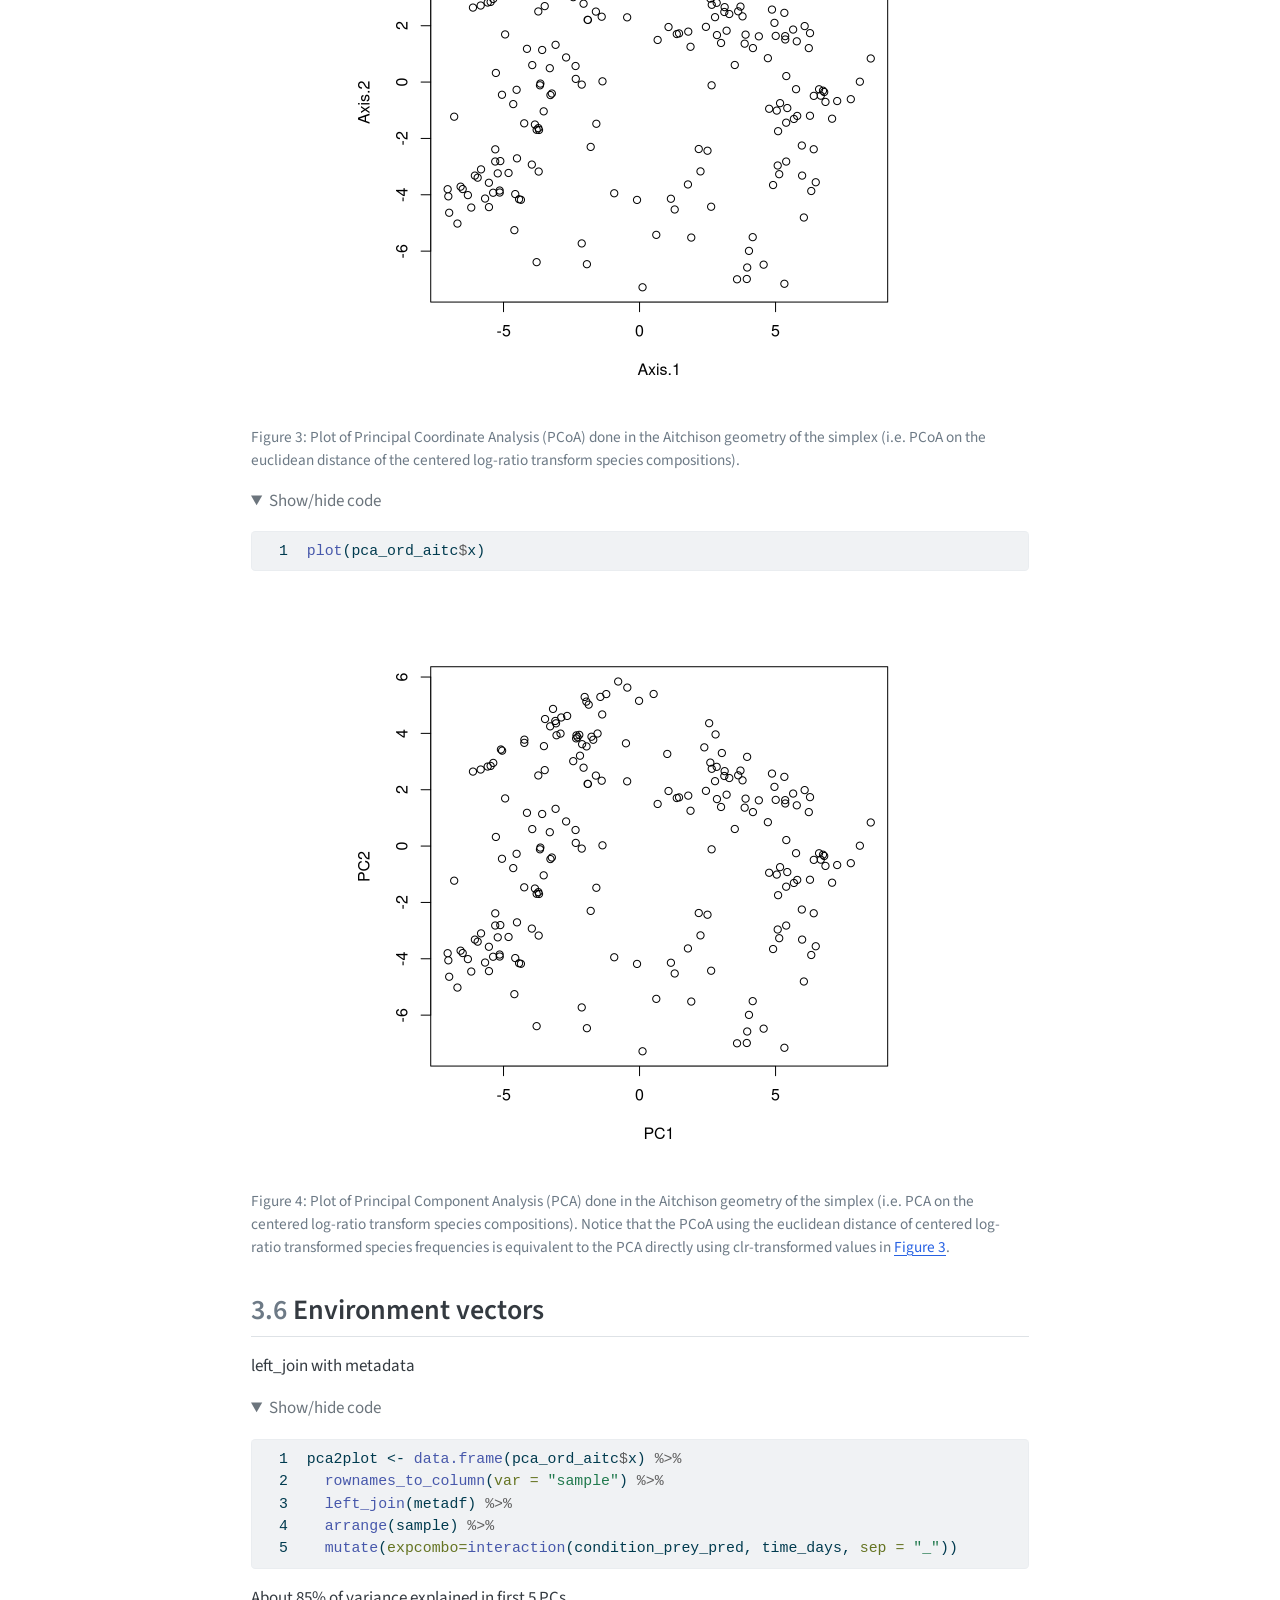
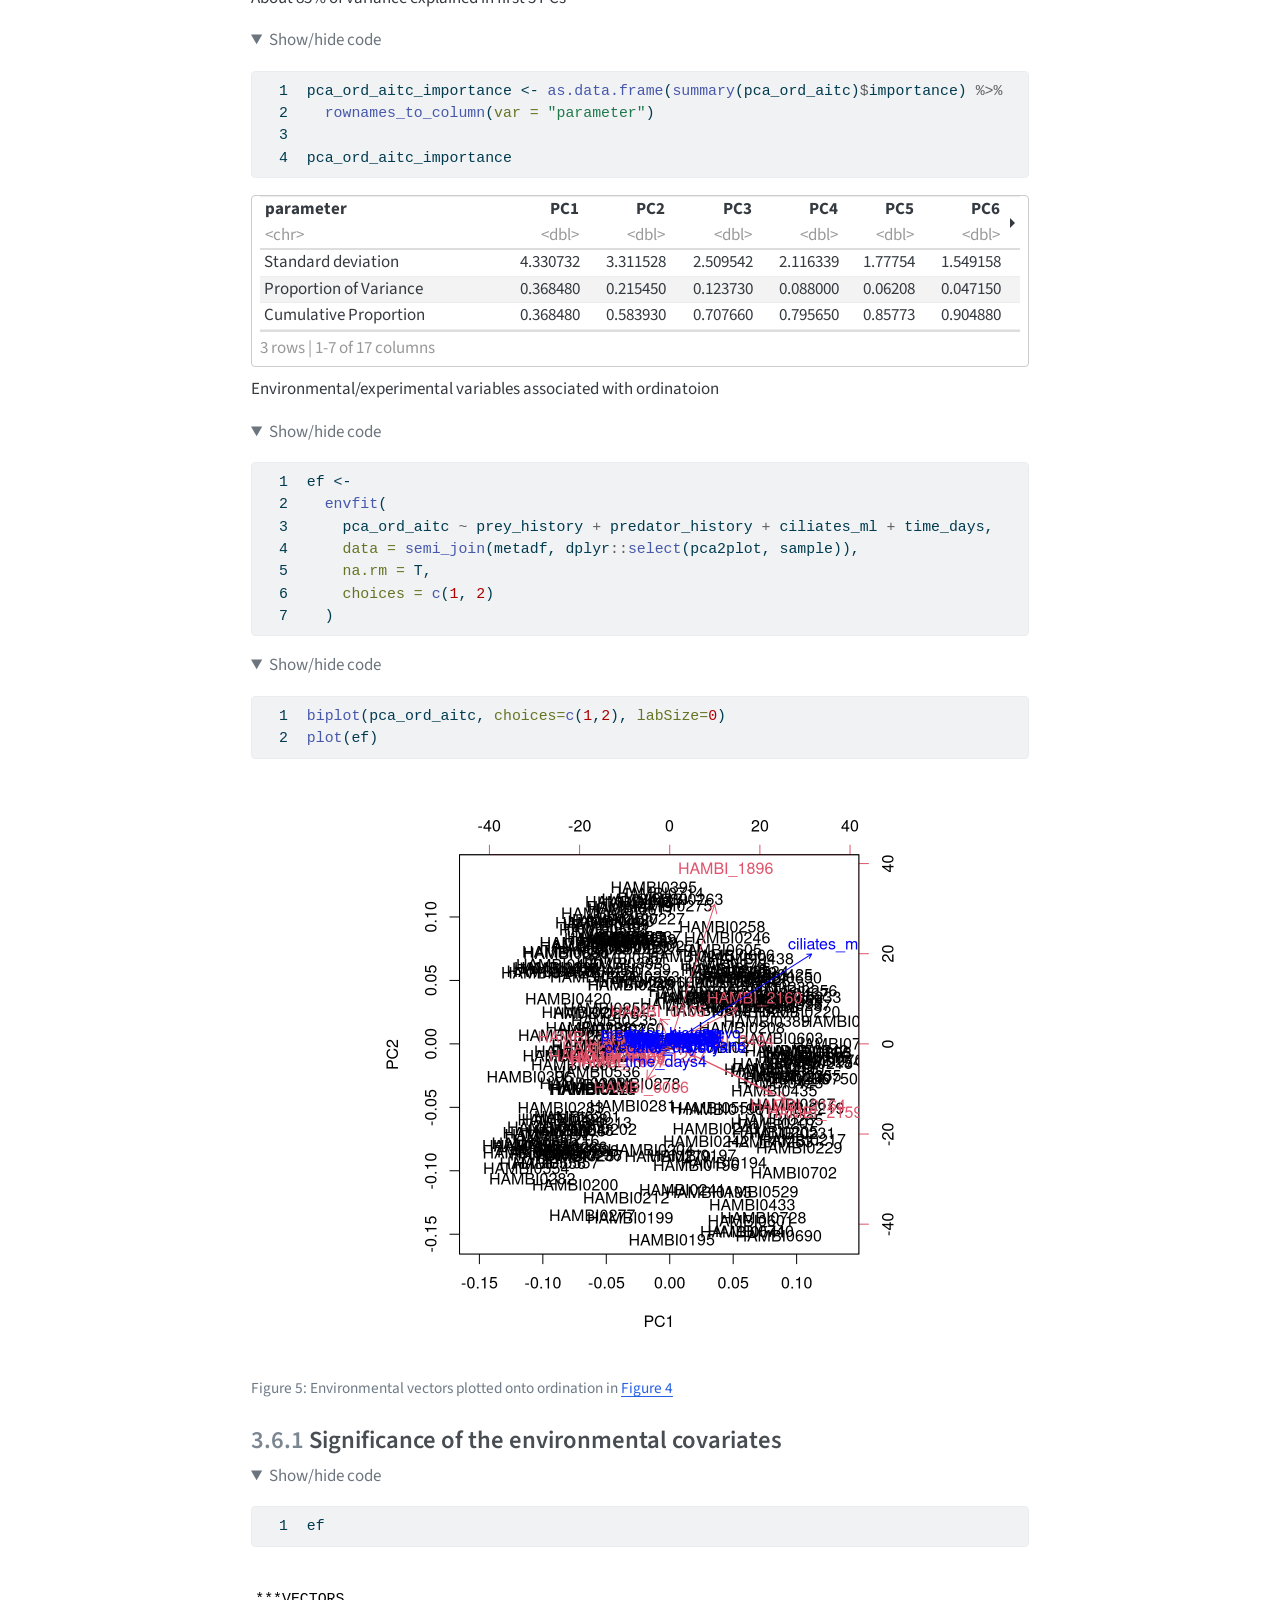
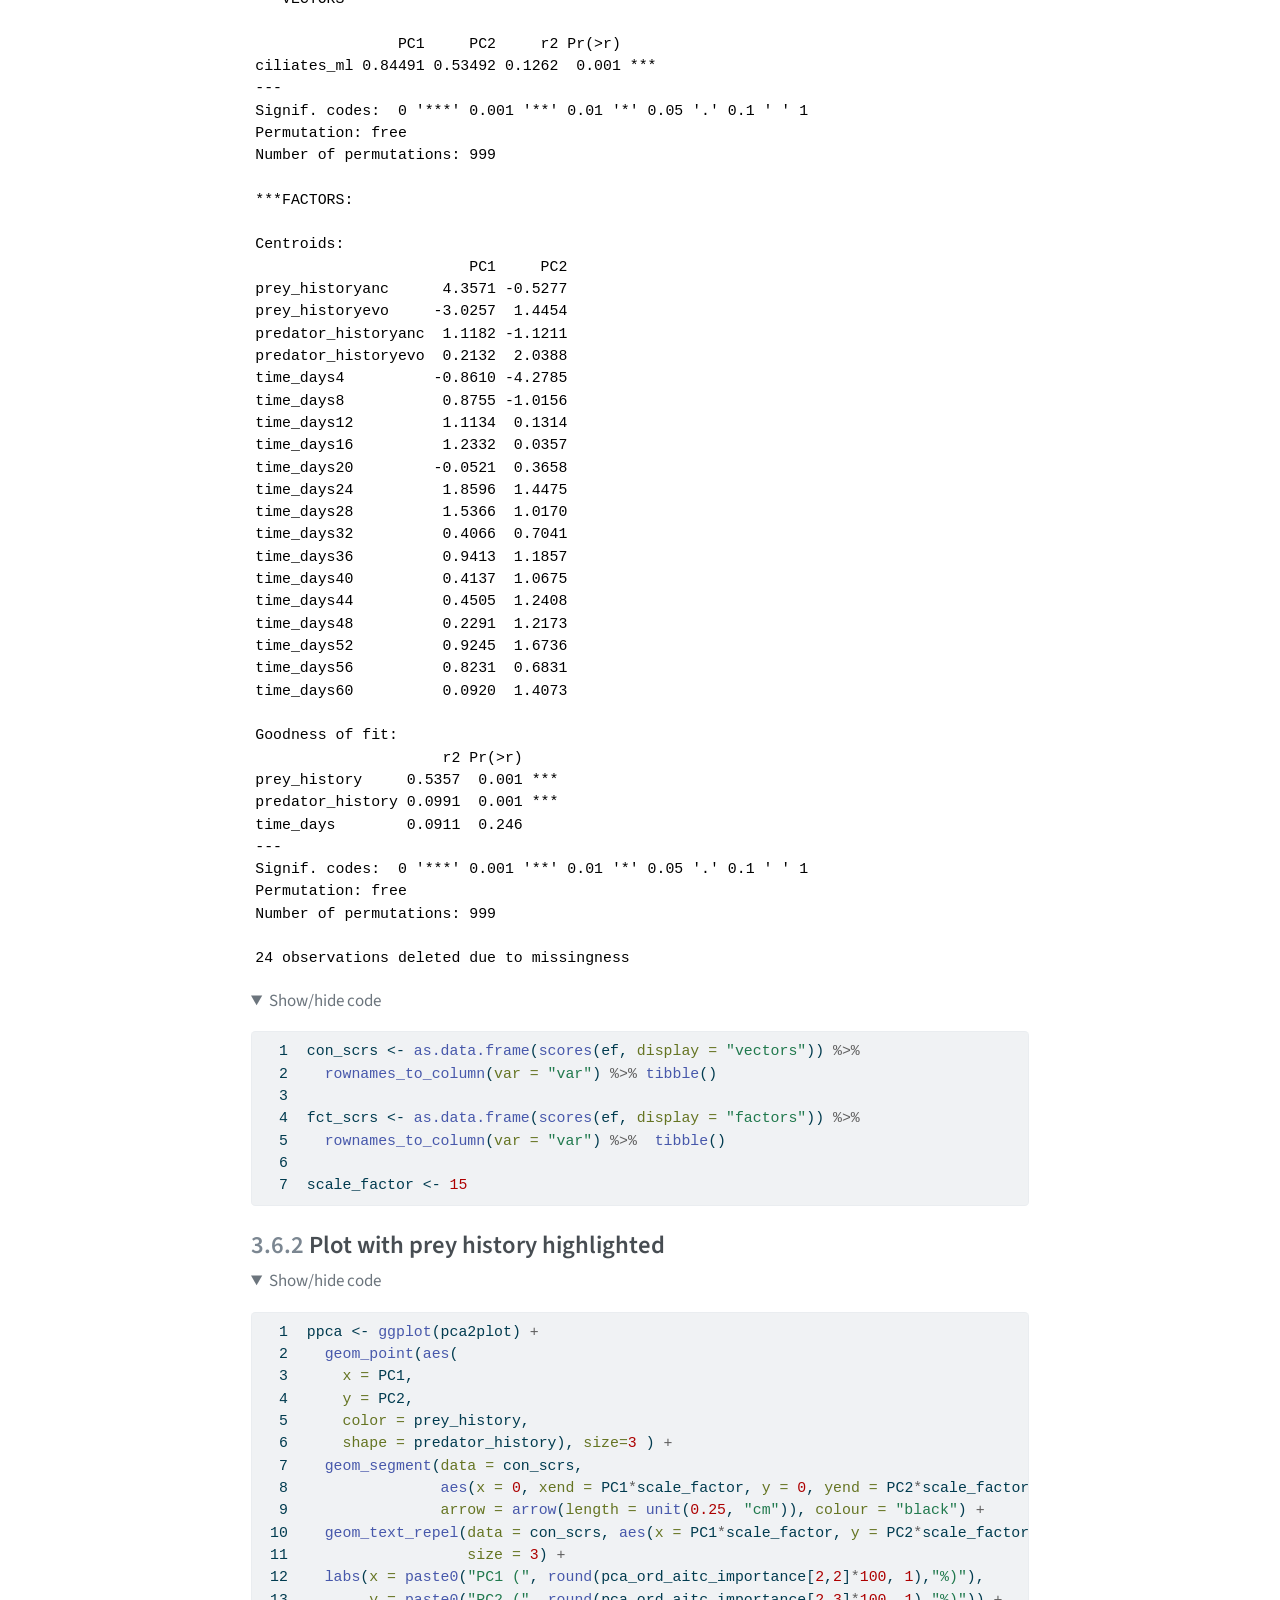
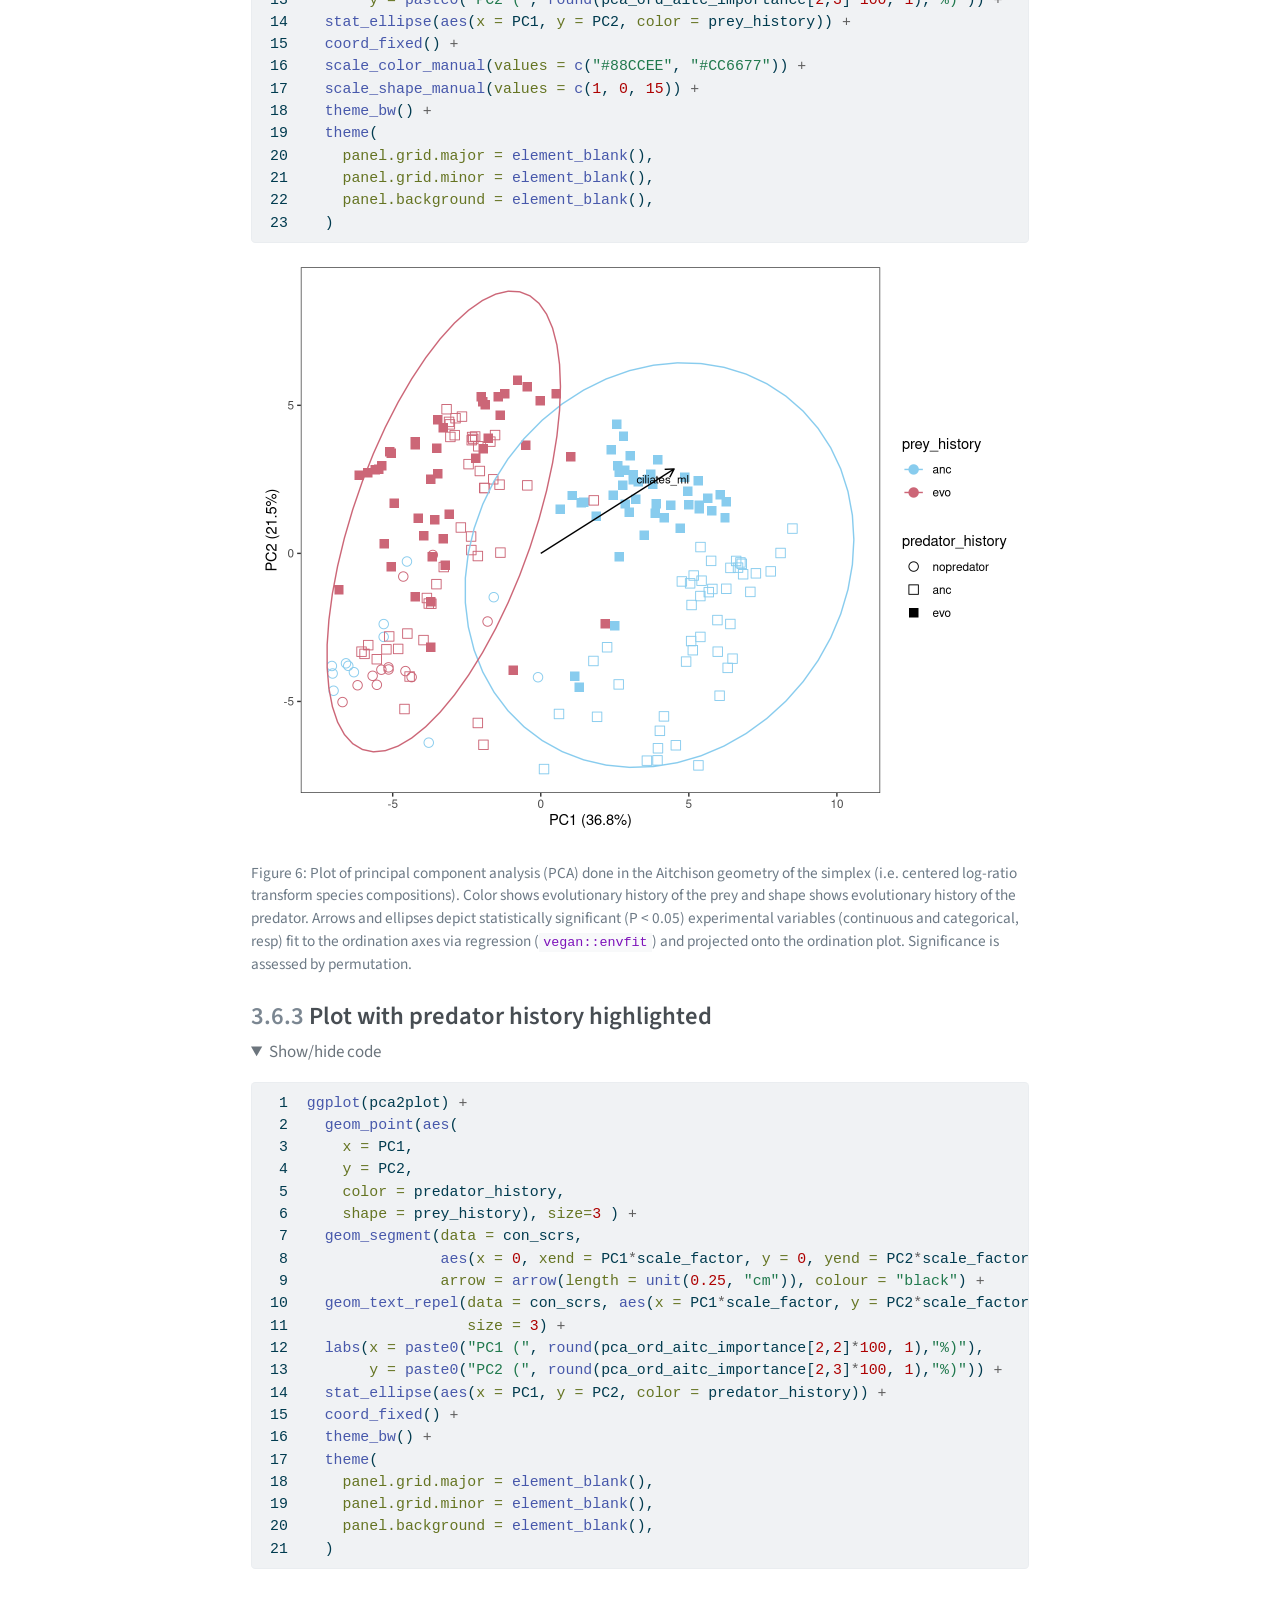
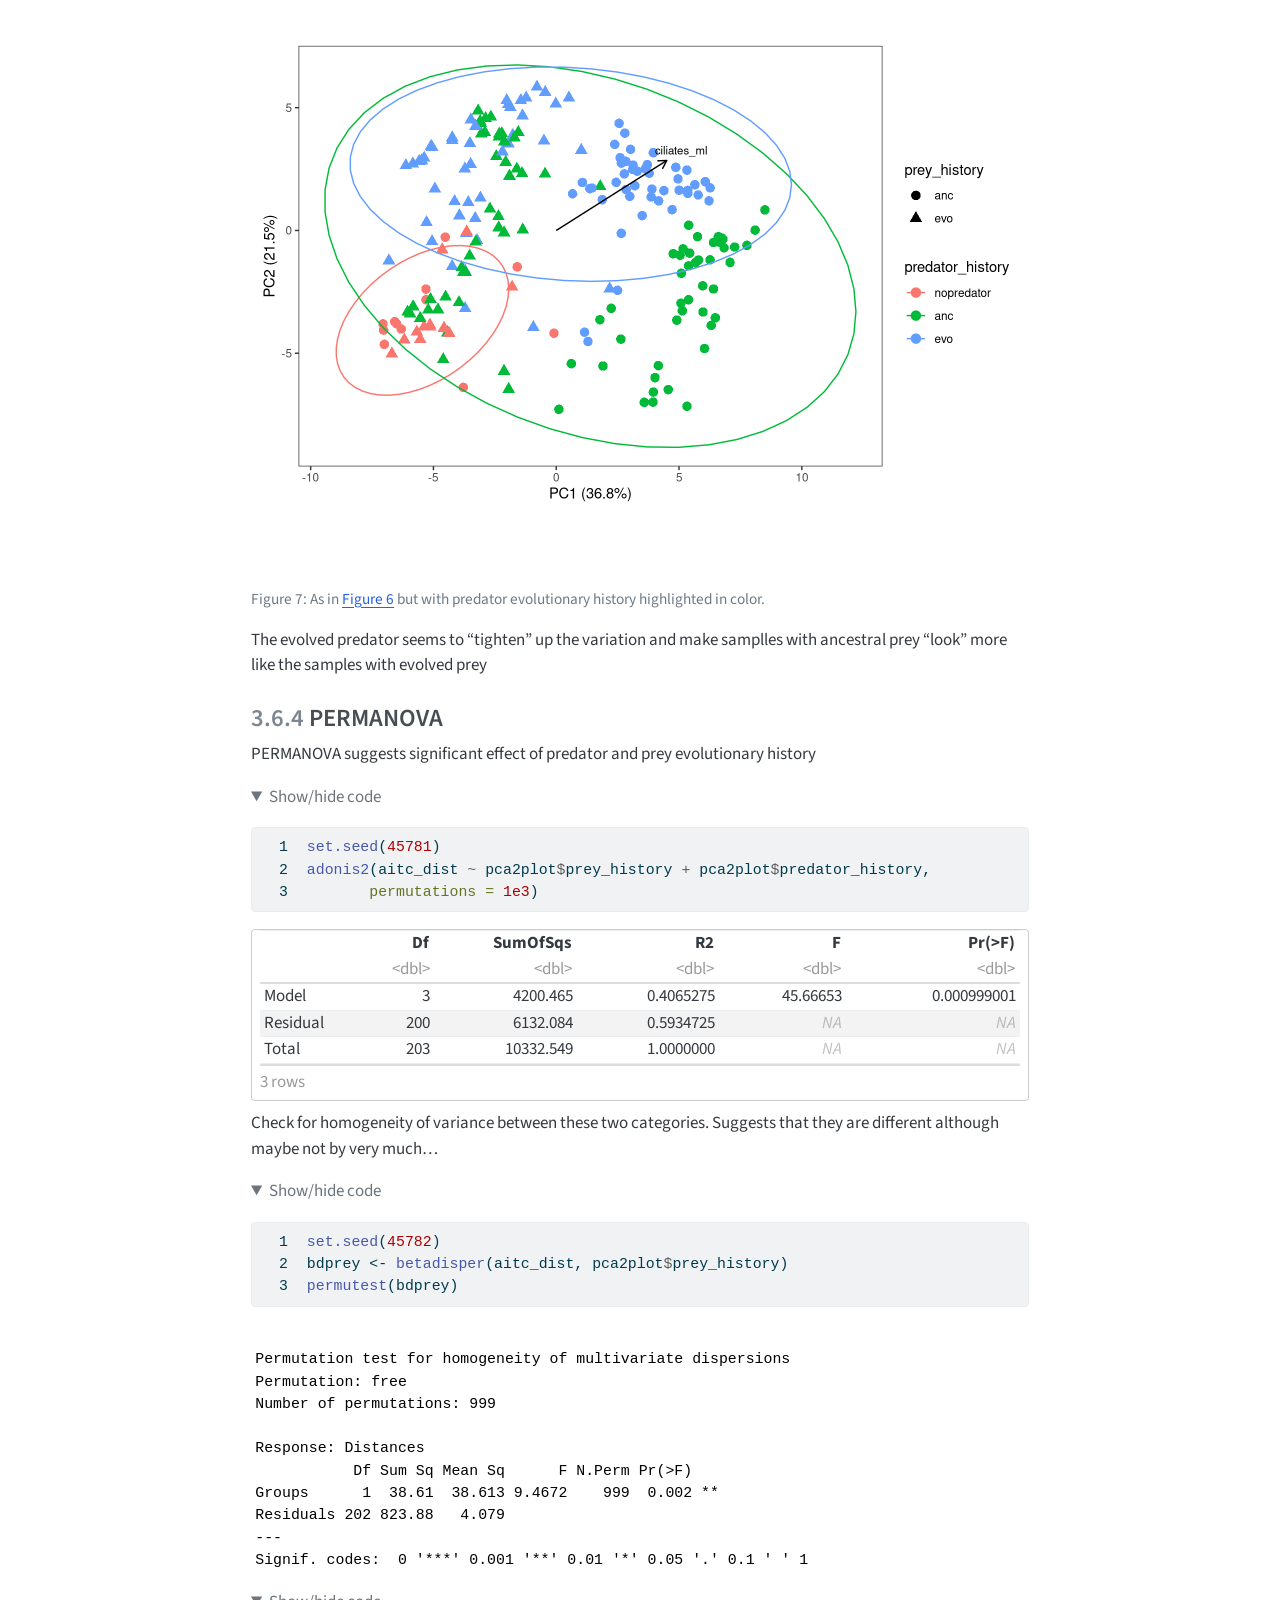
<file: docs/R/illumina_v3v4/02_analysis.html>
<!DOCTYPE html>
<html xmlns="http://www.w3.org/1999/xhtml" lang="en" xml:lang="en"><head>

<meta charset="utf-8">
<meta name="generator" content="quarto-1.4.553">

<meta name="viewport" content="width=device-width, initial-scale=1.0, user-scalable=yes">

<meta name="author" content="Shane Hogle">
<meta name="dcterms.date" content="2024-11-03">

<title>hambiDoubleEvo - Analysis of community composition</title>
<style>
code{white-space: pre-wrap;}
span.smallcaps{font-variant: small-caps;}
div.columns{display: flex; gap: min(4vw, 1.5em);}
div.column{flex: auto; overflow-x: auto;}
div.hanging-indent{margin-left: 1.5em; text-indent: -1.5em;}
ul.task-list{list-style: none;}
ul.task-list li input[type="checkbox"] {
  width: 0.8em;
  margin: 0 0.8em 0.2em -1em; /* quarto-specific, see https://github.com/quarto-dev/quarto-cli/issues/4556 */ 
  vertical-align: middle;
}
/* CSS for syntax highlighting */
pre > code.sourceCode { white-space: pre; position: relative; }
pre > code.sourceCode > span { line-height: 1.25; }
pre > code.sourceCode > span:empty { height: 1.2em; }
.sourceCode { overflow: visible; }
code.sourceCode > span { color: inherit; text-decoration: inherit; }
div.sourceCode { margin: 1em 0; }
pre.sourceCode { margin: 0; }
@media screen {
div.sourceCode { overflow: auto; }
}
@media print {
pre > code.sourceCode { white-space: pre-wrap; }
pre > code.sourceCode > span { text-indent: -5em; padding-left: 5em; }
}
pre.numberSource code
  { counter-reset: source-line 0; }
pre.numberSource code > span
  { position: relative; left: -4em; counter-increment: source-line; }
pre.numberSource code > span > a:first-child::before
  { content: counter(source-line);
    position: relative; left: -1em; text-align: right; vertical-align: baseline;
    border: none; display: inline-block;
    -webkit-touch-callout: none; -webkit-user-select: none;
    -khtml-user-select: none; -moz-user-select: none;
    -ms-user-select: none; user-select: none;
    padding: 0 4px; width: 4em;
  }
pre.numberSource { margin-left: 3em;  padding-left: 4px; }
div.sourceCode
  {   }
@media screen {
pre > code.sourceCode > span > a:first-child::before { text-decoration: underline; }
}
</style>


<script src="../../site_libs/quarto-nav/quarto-nav.js"></script>
<script src="../../site_libs/quarto-nav/headroom.min.js"></script>
<script src="../../site_libs/clipboard/clipboard.min.js"></script>
<script src="../../site_libs/quarto-search/autocomplete.umd.js"></script>
<script src="../../site_libs/quarto-search/fuse.min.js"></script>
<script src="../../site_libs/quarto-search/quarto-search.js"></script>
<meta name="quarto:offset" content="../../">
<script src="../../site_libs/quarto-html/quarto.js"></script>
<script src="../../site_libs/quarto-html/popper.min.js"></script>
<script src="../../site_libs/quarto-html/tippy.umd.min.js"></script>
<script src="../../site_libs/quarto-html/anchor.min.js"></script>
<link href="../../site_libs/quarto-html/tippy.css" rel="stylesheet">
<link href="../../site_libs/quarto-html/quarto-syntax-highlighting.css" rel="stylesheet" id="quarto-text-highlighting-styles">
<script src="../../site_libs/bootstrap/bootstrap.min.js"></script>
<link href="../../site_libs/bootstrap/bootstrap-icons.css" rel="stylesheet">
<link href="../../site_libs/bootstrap/bootstrap.min.css" rel="stylesheet" id="quarto-bootstrap" data-mode="light">
<script id="quarto-search-options" type="application/json">{
  "location": "sidebar",
  "copy-button": false,
  "collapse-after": 3,
  "panel-placement": "start",
  "type": "textbox",
  "limit": 50,
  "keyboard-shortcut": [
    "f",
    "/",
    "s"
  ],
  "show-item-context": false,
  "language": {
    "search-no-results-text": "No results",
    "search-matching-documents-text": "matching documents",
    "search-copy-link-title": "Copy link to search",
    "search-hide-matches-text": "Hide additional matches",
    "search-more-match-text": "more match in this document",
    "search-more-matches-text": "more matches in this document",
    "search-clear-button-title": "Clear",
    "search-text-placeholder": "",
    "search-detached-cancel-button-title": "Cancel",
    "search-submit-button-title": "Submit",
    "search-label": "Search"
  }
}</script>
<link href="../../site_libs/pagedtable-1.1/css/pagedtable.css" rel="stylesheet">
<script src="../../site_libs/pagedtable-1.1/js/pagedtable.js"></script>


</head>

<body class="nav-sidebar docked">

<div id="quarto-search-results"></div>
  <header id="quarto-header" class="headroom fixed-top">
  <nav class="quarto-secondary-nav">
    <div class="container-fluid d-flex">
      <button type="button" class="quarto-btn-toggle btn" data-bs-toggle="collapse" data-bs-target=".quarto-sidebar-collapse-item" aria-controls="quarto-sidebar" aria-expanded="false" aria-label="Toggle sidebar navigation" onclick="if (window.quartoToggleHeadroom) { window.quartoToggleHeadroom(); }">
        <i class="bi bi-layout-text-sidebar-reverse"></i>
      </button>
        <nav class="quarto-page-breadcrumbs" aria-label="breadcrumb"><ol class="breadcrumb"><li class="breadcrumb-item"><a href="../../R/illumina_v3v4/01_rpkm2tab.html">Community composition amplicon</a></li><li class="breadcrumb-item"><a href="../../R/illumina_v3v4/02_analysis.html">2. Analyze and plot</a></li></ol></nav>
        <a class="flex-grow-1" role="button" data-bs-toggle="collapse" data-bs-target=".quarto-sidebar-collapse-item" aria-controls="quarto-sidebar" aria-expanded="false" aria-label="Toggle sidebar navigation" onclick="if (window.quartoToggleHeadroom) { window.quartoToggleHeadroom(); }">      
        </a>
      <button type="button" class="btn quarto-search-button" aria-label="" onclick="window.quartoOpenSearch();">
        <i class="bi bi-search"></i>
      </button>
    </div>
  </nav>
</header>
<!-- content -->
<div id="quarto-content" class="quarto-container page-columns page-rows-contents page-layout-article">
<!-- sidebar -->
  <nav id="quarto-sidebar" class="sidebar collapse collapse-horizontal quarto-sidebar-collapse-item sidebar-navigation docked overflow-auto">
    <div class="pt-lg-2 mt-2 text-left sidebar-header">
    <div class="sidebar-title mb-0 py-0">
      <a href="../../">hambiDoubleEvo</a> 
    </div>
      </div>
        <div class="mt-2 flex-shrink-0 align-items-center">
        <div class="sidebar-search">
        <div id="quarto-search" class="" title="Search"></div>
        </div>
        </div>
    <div class="sidebar-menu-container"> 
    <ul class="list-unstyled mt-1">
        <li class="sidebar-item sidebar-item-section">
      <div class="sidebar-item-container"> 
            <a class="sidebar-item-text sidebar-link text-start" data-bs-toggle="collapse" data-bs-target="#quarto-sidebar-section-1" aria-expanded="true">
 <span class="menu-text">Community composition amplicon</span></a>
          <a class="sidebar-item-toggle text-start" data-bs-toggle="collapse" data-bs-target="#quarto-sidebar-section-1" aria-expanded="true" aria-label="Toggle section">
            <i class="bi bi-chevron-right ms-2"></i>
          </a> 
      </div>
      <ul id="quarto-sidebar-section-1" class="collapse list-unstyled sidebar-section depth1 show">  
          <li class="sidebar-item">
  <div class="sidebar-item-container"> 
  <a href="../../R/illumina_v3v4/01_rpkm2tab.html" class="sidebar-item-text sidebar-link">
 <span class="menu-text">1. Read and format</span></a>
  </div>
</li>
          <li class="sidebar-item">
  <div class="sidebar-item-container"> 
  <a href="../../R/illumina_v3v4/02_analysis.html" class="sidebar-item-text sidebar-link active">
 <span class="menu-text">2. Analyze and plot</span></a>
  </div>
</li>
      </ul>
  </li>
        <li class="sidebar-item sidebar-item-section">
      <div class="sidebar-item-container"> 
            <a class="sidebar-item-text sidebar-link text-start" data-bs-toggle="collapse" data-bs-target="#quarto-sidebar-section-2" aria-expanded="true">
 <span class="menu-text">Population WGS</span></a>
          <a class="sidebar-item-toggle text-start" data-bs-toggle="collapse" data-bs-target="#quarto-sidebar-section-2" aria-expanded="true" aria-label="Toggle section">
            <i class="bi bi-chevron-right ms-2"></i>
          </a> 
      </div>
      <ul id="quarto-sidebar-section-2" class="collapse list-unstyled sidebar-section depth1 show">  
          <li class="sidebar-item">
  <div class="sidebar-item-container"> 
  <a href="../../R/wgs/01_format_variants.html" class="sidebar-item-text sidebar-link">
 <span class="menu-text">1. Read and format</span></a>
  </div>
</li>
          <li class="sidebar-item">
  <div class="sidebar-item-container"> 
  <a href="../../R/wgs/02_parallelism.html" class="sidebar-item-text sidebar-link">
 <span class="menu-text">2. Parallelism analysis</span></a>
  </div>
</li>
      </ul>
  </li>
        <li class="sidebar-item sidebar-item-section">
      <div class="sidebar-item-container"> 
            <a class="sidebar-item-text sidebar-link text-start" data-bs-toggle="collapse" data-bs-target="#quarto-sidebar-section-3" aria-expanded="true">
 <span class="menu-text">Metagenome sequencing</span></a>
          <a class="sidebar-item-toggle text-start" data-bs-toggle="collapse" data-bs-target="#quarto-sidebar-section-3" aria-expanded="true" aria-label="Toggle section">
            <i class="bi bi-chevron-right ms-2"></i>
          </a> 
      </div>
      <ul id="quarto-sidebar-section-3" class="collapse list-unstyled sidebar-section depth1 show">  
          <li class="sidebar-item">
  <div class="sidebar-item-container"> 
  <a href="../../R/metagenome/01_format_variants.html" class="sidebar-item-text sidebar-link">
 <span class="menu-text">1. Read and format</span></a>
  </div>
</li>
          <li class="sidebar-item">
  <div class="sidebar-item-container"> 
  <a href="../../R/metagenome/02_parallelism.html" class="sidebar-item-text sidebar-link">
 <span class="menu-text">2. Parallelism analysis</span></a>
  </div>
</li>
          <li class="sidebar-item">
  <div class="sidebar-item-container"> 
  <a href="../../R/metagenome/03_analyze_metagenome_variant_timeseries.html" class="sidebar-item-text sidebar-link">
 <span class="menu-text">3. Variant plotting</span></a>
  </div>
</li>
          <li class="sidebar-item">
  <div class="sidebar-item-container"> 
  <a href="../../R/metagenome/04_mutation_dynamics.html" class="sidebar-item-text sidebar-link">
 <span class="menu-text">4. Mutational dynamics</span></a>
  </div>
</li>
      </ul>
  </li>
    </ul>
    </div>
</nav>
<div id="quarto-sidebar-glass" class="quarto-sidebar-collapse-item" data-bs-toggle="collapse" data-bs-target=".quarto-sidebar-collapse-item"></div>
<!-- margin-sidebar -->
    <div id="quarto-margin-sidebar" class="sidebar margin-sidebar">
        <nav id="TOC" role="doc-toc" class="toc-active">
    <h2 id="toc-title">On this page</h2>
   
  <ul>
  <li><a href="#setup" id="toc-setup" class="nav-link active" data-scroll-target="#setup"><span class="header-section-number">1</span> Setup</a>
  <ul class="collapse">
  <li><a href="#some-functions" id="toc-some-functions" class="nav-link" data-scroll-target="#some-functions"><span class="header-section-number">1.1</span> Some functions</a></li>
  </ul></li>
  <li><a href="#plot-community-composition" id="toc-plot-community-composition" class="nav-link" data-scroll-target="#plot-community-composition"><span class="header-section-number">2</span> Plot Community Composition</a></li>
  <li><a href="#ordination-of-community-composition" id="toc-ordination-of-community-composition" class="nav-link" data-scroll-target="#ordination-of-community-composition"><span class="header-section-number">3</span> Ordination of community composition</a>
  <ul class="collapse">
  <li><a href="#transform-data" id="toc-transform-data" class="nav-link" data-scroll-target="#transform-data"><span class="header-section-number">3.1</span> Transform data</a></li>
  <li><a href="#replace-zeros" id="toc-replace-zeros" class="nav-link" data-scroll-target="#replace-zeros"><span class="header-section-number">3.2</span> Replace zeros</a></li>
  <li><a href="#calculate-bray-curtis-dissimilarity" id="toc-calculate-bray-curtis-dissimilarity" class="nav-link" data-scroll-target="#calculate-bray-curtis-dissimilarity"><span class="header-section-number">3.3</span> Calculate Bray-curtis dissimilarity</a></li>
  <li><a href="#calculate-with-aitchison-distance" id="toc-calculate-with-aitchison-distance" class="nav-link" data-scroll-target="#calculate-with-aitchison-distance"><span class="header-section-number">3.4</span> Calculate with Aitchison distance</a></li>
  <li><a href="#compare-aitchison-distance-with-clr" id="toc-compare-aitchison-distance-with-clr" class="nav-link" data-scroll-target="#compare-aitchison-distance-with-clr"><span class="header-section-number">3.5</span> Compare Aitchison distance with CLR</a></li>
  <li><a href="#environment-vectors" id="toc-environment-vectors" class="nav-link" data-scroll-target="#environment-vectors"><span class="header-section-number">3.6</span> Environment vectors</a>
  <ul class="collapse">
  <li><a href="#significance-of-the-environmental-covariates" id="toc-significance-of-the-environmental-covariates" class="nav-link" data-scroll-target="#significance-of-the-environmental-covariates"><span class="header-section-number">3.6.1</span> Significance of the environmental covariates</a></li>
  <li><a href="#plot-with-prey-history-highlighted" id="toc-plot-with-prey-history-highlighted" class="nav-link" data-scroll-target="#plot-with-prey-history-highlighted"><span class="header-section-number">3.6.2</span> Plot with prey history highlighted</a></li>
  <li><a href="#plot-with-predator-history-highlighted" id="toc-plot-with-predator-history-highlighted" class="nav-link" data-scroll-target="#plot-with-predator-history-highlighted"><span class="header-section-number">3.6.3</span> Plot with predator history highlighted</a></li>
  <li><a href="#permanova" id="toc-permanova" class="nav-link" data-scroll-target="#permanova"><span class="header-section-number">3.6.4</span> PERMANOVA</a></li>
  </ul></li>
  <li><a href="#geometric-analysis-of-temporal-trajectories-in-pca" id="toc-geometric-analysis-of-temporal-trajectories-in-pca" class="nav-link" data-scroll-target="#geometric-analysis-of-temporal-trajectories-in-pca"><span class="header-section-number">3.7</span> Geometric analysis of temporal trajectories in PCA</a></li>
  </ul></li>
  </ul>
</nav>
    </div>
<!-- main -->
<main class="content" id="quarto-document-content">

<header id="title-block-header" class="quarto-title-block default"><nav class="quarto-page-breadcrumbs quarto-title-breadcrumbs d-none d-lg-block" aria-label="breadcrumb"><ol class="breadcrumb"><li class="breadcrumb-item"><a href="../../R/illumina_v3v4/01_rpkm2tab.html">Community composition amplicon</a></li><li class="breadcrumb-item"><a href="../../R/illumina_v3v4/02_analysis.html">2. Analyze and plot</a></li></ol></nav>
<div class="quarto-title">
<div class="quarto-title-block"><div><h1 class="title">Analysis of community composition</h1><button type="button" class="btn code-tools-button dropdown-toggle" id="quarto-code-tools-menu" data-bs-toggle="dropdown" aria-expanded="false"><i class="bi"></i> Code</button><ul class="dropdown-menu dropdown-menu-end" aria-labelelledby="quarto-code-tools-menu"><li><a id="quarto-show-all-code" class="dropdown-item" href="javascript:void(0)" role="button">Show All Code</a></li><li><a id="quarto-hide-all-code" class="dropdown-item" href="javascript:void(0)" role="button">Hide All Code</a></li><li><hr class="dropdown-divider"></li><li><a id="quarto-view-source" class="dropdown-item" href="javascript:void(0)" role="button">View Source</a></li></ul></div></div>
</div>



<div class="quarto-title-meta">

    <div>
    <div class="quarto-title-meta-heading">Author</div>
    <div class="quarto-title-meta-contents">
             <p>Shane Hogle </p>
          </div>
  </div>
    
    <div>
    <div class="quarto-title-meta-heading">Published</div>
    <div class="quarto-title-meta-contents">
      <p class="date">November 3, 2024</p>
    </div>
  </div>
  
    
  </div>
  
<div>
  <div class="abstract">
    <div class="block-title">Abstract</div>
    This notebook takes formatted 16S rRNA amplicon counts and plots and analyzes them in different ways to look at community composition
  </div>
</div>


</header>


<section id="setup" class="level1" data-number="1">
<h1 data-number="1"><span class="header-section-number">1</span> Setup</h1>
<p>Libraries and global variables</p>
<div class="cell">
<details open="" class="code-fold">
<summary>Show/hide code</summary>
<div class="sourceCode cell-code" id="cb1"><pre class="sourceCode numberSource r number-lines code-with-copy"><code class="sourceCode r"><span id="cb1-1"><a href="#cb1-1"></a><span class="fu">library</span>(tidyverse)</span>
<span id="cb1-2"><a href="#cb1-2"></a><span class="fu">library</span>(here)</span>
<span id="cb1-3"><a href="#cb1-3"></a><span class="fu">library</span>(fs)</span>
<span id="cb1-4"><a href="#cb1-4"></a><span class="fu">library</span>(fishualize)</span>
<span id="cb1-5"><a href="#cb1-5"></a><span class="fu">library</span>(Polychrome)</span>
<span id="cb1-6"><a href="#cb1-6"></a><span class="fu">library</span>(withr)</span>
<span id="cb1-7"><a href="#cb1-7"></a><span class="fu">library</span>(scales)</span>
<span id="cb1-8"><a href="#cb1-8"></a><span class="fu">library</span>(patchwork)</span>
<span id="cb1-9"><a href="#cb1-9"></a></span>
<span id="cb1-10"><a href="#cb1-10"></a><span class="fu">source</span>(here<span class="sc">::</span><span class="fu">here</span>(<span class="st">"R"</span>, <span class="st">"utils_generic.R"</span>))</span></code><button title="Copy to Clipboard" class="code-copy-button"><i class="bi"></i></button></pre></div>
</details>
</div>
<p>Set up some directories</p>
<div class="cell">
<details open="" class="code-fold">
<summary>Show/hide code</summary>
<div class="sourceCode cell-code" id="cb2"><pre class="sourceCode numberSource r number-lines code-with-copy"><code class="sourceCode r"><span id="cb2-1"><a href="#cb2-1"></a>data_raw <span class="ot">&lt;-</span> here<span class="sc">::</span><span class="fu">here</span>(<span class="st">"_data_raw"</span>, <span class="st">"illumina_v3v4"</span>)</span>
<span id="cb2-2"><a href="#cb2-2"></a></span>
<span id="cb2-3"><a href="#cb2-3"></a><span class="co"># make processed data directory if it doesn't exist</span></span>
<span id="cb2-4"><a href="#cb2-4"></a>data <span class="ot">&lt;-</span> here<span class="sc">::</span><span class="fu">here</span>(<span class="st">"data"</span>, <span class="st">"illumina_v3v4"</span>)</span>
<span id="cb2-5"><a href="#cb2-5"></a>figs <span class="ot">&lt;-</span> here<span class="sc">::</span><span class="fu">here</span>(<span class="st">"figs"</span>, <span class="st">"illumina_v3v4"</span>)</span>
<span id="cb2-6"><a href="#cb2-6"></a></span>
<span id="cb2-7"><a href="#cb2-7"></a>fs<span class="sc">::</span><span class="fu">dir_create</span>(data)</span>
<span id="cb2-8"><a href="#cb2-8"></a>fs<span class="sc">::</span><span class="fu">dir_create</span>(figs)</span></code><button title="Copy to Clipboard" class="code-copy-button"><i class="bi"></i></button></pre></div>
</details>
</div>
<section id="some-functions" class="level2" data-number="1.1">
<h2 data-number="1.1" class="anchored" data-anchor-id="some-functions"><span class="header-section-number">1.1</span> Some functions</h2>
<div class="cell">
<details open="" class="code-fold">
<summary>Show/hide code</summary>
<div class="sourceCode cell-code" id="cb3"><pre class="sourceCode numberSource r number-lines code-with-copy"><code class="sourceCode r"><span id="cb3-1"><a href="#cb3-1"></a>myarplot <span class="ot">&lt;-</span> <span class="cf">function</span>(.data){</span>
<span id="cb3-2"><a href="#cb3-2"></a>  cil <span class="ot">&lt;-</span> <span class="fu">unique</span>(.data<span class="sc">$</span>predator_history)</span>
<span id="cb3-3"><a href="#cb3-3"></a>  bac <span class="ot">&lt;-</span> <span class="fu">unique</span>(.data<span class="sc">$</span>prey_history)</span>
<span id="cb3-4"><a href="#cb3-4"></a>  </span>
<span id="cb3-5"><a href="#cb3-5"></a>  mytitle <span class="ot">&lt;-</span> <span class="fu">case_when</span>(cil <span class="sc">==</span> <span class="st">"anc"</span>  <span class="sc">&amp;</span> bac <span class="sc">==</span> <span class="st">"anc"</span> <span class="sc">~</span> <span class="st">"anc bac + anc cil"</span>,</span>
<span id="cb3-6"><a href="#cb3-6"></a>                       cil <span class="sc">==</span> <span class="st">"anc"</span>  <span class="sc">&amp;</span> bac <span class="sc">==</span> <span class="st">"evo"</span> <span class="sc">~</span> <span class="st">"evo bac + anc cil"</span>,</span>
<span id="cb3-7"><a href="#cb3-7"></a>                       cil <span class="sc">==</span> <span class="st">"evo"</span>  <span class="sc">&amp;</span> bac <span class="sc">==</span> <span class="st">"anc"</span> <span class="sc">~</span> <span class="st">"anc bac + evo cil"</span>,</span>
<span id="cb3-8"><a href="#cb3-8"></a>                       cil <span class="sc">==</span> <span class="st">"evo"</span>  <span class="sc">&amp;</span> bac <span class="sc">==</span> <span class="st">"evo"</span> <span class="sc">~</span> <span class="st">"evo bac + evo cil"</span>,</span>
<span id="cb3-9"><a href="#cb3-9"></a>                       cil <span class="sc">==</span> <span class="st">"nopredator"</span> <span class="sc">&amp;</span> bac <span class="sc">==</span> <span class="st">"anc"</span> <span class="sc">~</span> <span class="st">"anc bac"</span>,</span>
<span id="cb3-10"><a href="#cb3-10"></a>                       cil <span class="sc">==</span> <span class="st">"nopredator"</span> <span class="sc">&amp;</span> bac <span class="sc">==</span> <span class="st">"evo"</span> <span class="sc">~</span> <span class="st">"evo bac"</span>,</span>
<span id="cb3-11"><a href="#cb3-11"></a>                       <span class="co">#cil == "nopredator" &amp; bac == "evo" ~ "starting anc bac",</span></span>
<span id="cb3-12"><a href="#cb3-12"></a>                       <span class="co">#cil == "nopredator" &amp; bac == "evo" ~ "starting evo bac"</span></span>
<span id="cb3-13"><a href="#cb3-13"></a>  )</span>
<span id="cb3-14"><a href="#cb3-14"></a>  </span>
<span id="cb3-15"><a href="#cb3-15"></a>  <span class="fu">ggplot</span>(.data) <span class="sc">+</span></span>
<span id="cb3-16"><a href="#cb3-16"></a>    <span class="fu">geom_area</span>(<span class="fu">aes</span>(<span class="at">x=</span>time_days, <span class="at">y=</span>f, <span class="at">fill=</span>strainID),</span>
<span id="cb3-17"><a href="#cb3-17"></a>              <span class="at">color=</span><span class="st">"black"</span>, <span class="at">size=</span><span class="fl">0.1</span>) <span class="sc">+</span></span>
<span id="cb3-18"><a href="#cb3-18"></a>    <span class="fu">facet_wrap</span>( <span class="sc">~</span> replicate, <span class="at">strip.position =</span> <span class="st">"bottom"</span>) <span class="sc">+</span></span>
<span id="cb3-19"><a href="#cb3-19"></a>    <span class="fu">scale_fill_manual</span>(<span class="at">values =</span> hambi_colors) <span class="sc">+</span> </span>
<span id="cb3-20"><a href="#cb3-20"></a>    <span class="fu">scale_y_continuous</span>(<span class="at">limits =</span> <span class="fu">c</span>(<span class="dv">0</span>,<span class="dv">1</span>), <span class="at">expand =</span> <span class="fu">c</span>(<span class="dv">0</span>, <span class="dv">0</span>), <span class="at">labels =</span> scales<span class="sc">::</span>percent) <span class="sc">+</span></span>
<span id="cb3-21"><a href="#cb3-21"></a>    <span class="fu">scale_x_continuous</span>(<span class="at">limits =</span> <span class="fu">c</span>(<span class="dv">4</span>,<span class="dv">60</span>), <span class="at">breaks =</span> <span class="fu">c</span>(<span class="dv">20</span>, <span class="dv">40</span>, <span class="dv">60</span>)) <span class="sc">+</span></span>
<span id="cb3-22"><a href="#cb3-22"></a>    <span class="fu">labs</span>(<span class="at">x=</span><span class="st">""</span>, <span class="at">y=</span><span class="st">""</span>, <span class="at">fill=</span><span class="st">""</span>, <span class="at">title=</span>mytitle) <span class="sc">+</span> </span>
<span id="cb3-23"><a href="#cb3-23"></a>    <span class="fu">theme_bw</span>() <span class="sc">+</span> </span>
<span id="cb3-24"><a href="#cb3-24"></a>    <span class="fu">myartheme</span>()</span>
<span id="cb3-25"><a href="#cb3-25"></a>  </span>
<span id="cb3-26"><a href="#cb3-26"></a>}</span>
<span id="cb3-27"><a href="#cb3-27"></a></span>
<span id="cb3-28"><a href="#cb3-28"></a>myartheme <span class="ot">&lt;-</span> <span class="cf">function</span>(...){</span>
<span id="cb3-29"><a href="#cb3-29"></a>  <span class="fu">theme</span>(</span>
<span id="cb3-30"><a href="#cb3-30"></a>    <span class="at">panel.spacing.x =</span> <span class="fu">unit</span>(<span class="fl">0.05</span>,<span class="st">"line"</span>),</span>
<span id="cb3-31"><a href="#cb3-31"></a>    <span class="at">strip.placement =</span> <span class="st">'outside'</span>,</span>
<span id="cb3-32"><a href="#cb3-32"></a>    <span class="at">strip.background.x =</span> <span class="fu">element_blank</span>(),</span>
<span id="cb3-33"><a href="#cb3-33"></a>    <span class="at">panel.grid =</span> <span class="fu">element_blank</span>(),</span>
<span id="cb3-34"><a href="#cb3-34"></a>    <span class="at">panel.border =</span> <span class="fu">element_blank</span>(),</span>
<span id="cb3-35"><a href="#cb3-35"></a>    <span class="at">panel.background =</span> <span class="fu">element_blank</span>(),</span>
<span id="cb3-36"><a href="#cb3-36"></a>    <span class="co">#axis.text.x = element_blank(),</span></span>
<span id="cb3-37"><a href="#cb3-37"></a>    <span class="at">axis.line.x =</span> <span class="fu">element_line</span>(<span class="at">color =</span> <span class="st">"black"</span>),</span>
<span id="cb3-38"><a href="#cb3-38"></a>    <span class="at">axis.line.y =</span> <span class="fu">element_line</span>(<span class="at">color =</span> <span class="st">"black"</span>),</span>
<span id="cb3-39"><a href="#cb3-39"></a>    <span class="at">legend.title =</span> <span class="fu">element_blank</span>(),</span>
<span id="cb3-40"><a href="#cb3-40"></a>    <span class="at">legend.background =</span> <span class="fu">element_blank</span>(),</span>
<span id="cb3-41"><a href="#cb3-41"></a>    <span class="at">legend.key =</span> <span class="fu">element_blank</span>(),</span>
<span id="cb3-42"><a href="#cb3-42"></a>    ...)</span>
<span id="cb3-43"><a href="#cb3-43"></a>}</span>
<span id="cb3-44"><a href="#cb3-44"></a></span>
<span id="cb3-45"><a href="#cb3-45"></a>strain.order <span class="ot">&lt;-</span> <span class="fu">c</span>(<span class="st">"HAMBI_2443"</span>, <span class="st">"HAMBI_3031"</span>, <span class="st">"HAMBI_1988"</span>, <span class="st">"HAMBI_3237"</span>, <span class="st">"HAMBI_0262"</span>, </span>
<span id="cb3-46"><a href="#cb3-46"></a>                  <span class="st">"HAMBI_2159"</span>, <span class="st">"HAMBI_1842"</span>, <span class="st">"HAMBI_2164"</span>, <span class="st">"HAMBI_0006"</span>, <span class="st">"HAMBI_0097"</span>, </span>
<span id="cb3-47"><a href="#cb3-47"></a>                  <span class="st">"HAMBI_2494"</span>, <span class="st">"HAMBI_1299"</span>, <span class="st">"HAMBI_2160"</span>, <span class="st">"HAMBI_1279"</span>, <span class="st">"HAMBI_2792"</span>, </span>
<span id="cb3-48"><a href="#cb3-48"></a>                  <span class="st">"HAMBI_1896"</span>, <span class="st">"HAMBI_0105"</span>, <span class="st">"HAMBI_0403"</span>, <span class="st">"HAMBI_1977"</span>, <span class="st">"HAMBI_1923"</span>, </span>
<span id="cb3-49"><a href="#cb3-49"></a>                  <span class="st">"HAMBI_2659"</span>, <span class="st">"HAMBI_1292"</span>, <span class="st">"HAMBI_1972"</span>, <span class="st">"HAMBI_1287"</span>)</span></code><button title="Copy to Clipboard" class="code-copy-button"><i class="bi"></i></button></pre></div>
</details>
</div>
<p>Read data</p>
<div class="cell">
<details open="" class="code-fold">
<summary>Show/hide code</summary>
<div class="sourceCode cell-code" id="cb4"><pre class="sourceCode numberSource r number-lines code-with-copy"><code class="sourceCode r"><span id="cb4-1"><a href="#cb4-1"></a>counts <span class="ot">&lt;-</span> <span class="fu">read_tsv</span>(here<span class="sc">::</span><span class="fu">here</span>(data, <span class="st">"species_counts.tsv"</span>))</span>
<span id="cb4-2"><a href="#cb4-2"></a>metadf <span class="ot">&lt;-</span> <span class="fu">read_rds</span>(here<span class="sc">::</span><span class="fu">here</span>(<span class="st">"data"</span>, <span class="st">"shared"</span>, <span class="st">"metadata_formatted.rds"</span>))</span>
<span id="cb4-3"><a href="#cb4-3"></a></span>
<span id="cb4-4"><a href="#cb4-4"></a>counts_f <span class="ot">&lt;-</span> <span class="fu">left_join</span>(metadf, counts) <span class="sc">%&gt;%</span> </span>
<span id="cb4-5"><a href="#cb4-5"></a>  <span class="fu">group_by</span>(sample) <span class="sc">%&gt;%</span> </span>
<span id="cb4-6"><a href="#cb4-6"></a>  <span class="fu">mutate</span>(<span class="at">f=</span>count<span class="sc">/</span><span class="fu">sum</span>(count)) <span class="sc">%&gt;%</span>  </span>
<span id="cb4-7"><a href="#cb4-7"></a>  <span class="fu">ungroup</span>() <span class="sc">%&gt;%</span> </span>
<span id="cb4-8"><a href="#cb4-8"></a>  <span class="fu">filter</span>(<span class="sc">!</span><span class="fu">is.na</span>(strainID))</span></code><button title="Copy to Clipboard" class="code-copy-button"><i class="bi"></i></button></pre></div>
</details>
</div>
</section>
</section>
<section id="plot-community-composition" class="level1" data-number="2">
<h1 data-number="2"><span class="header-section-number">2</span> Plot Community Composition</h1>
<p>community composition of the initial conditions</p>
<div class="cell">
<details open="" class="code-fold">
<summary>Show/hide code</summary>
<div class="sourceCode cell-code" id="cb5"><pre class="sourceCode numberSource r number-lines code-with-copy"><code class="sourceCode r"><span id="cb5-1"><a href="#cb5-1"></a>pinit <span class="ot">&lt;-</span> counts_f <span class="sc">%&gt;%</span> </span>
<span id="cb5-2"><a href="#cb5-2"></a>  <span class="fu">mutate</span>(<span class="at">strainID=</span><span class="fu">factor</span>(strainID, <span class="at">levels=</span>strain.order)) <span class="sc">%&gt;%</span> </span>
<span id="cb5-3"><a href="#cb5-3"></a>  <span class="fu">filter</span>(<span class="fu">str_detect</span>(condition_prey_pred, <span class="st">"inoculum"</span>)) <span class="sc">%&gt;%</span> </span>
<span id="cb5-4"><a href="#cb5-4"></a>  <span class="fu">ggplot</span>() <span class="sc">+</span> </span>
<span id="cb5-5"><a href="#cb5-5"></a>  <span class="fu">geom_bar</span>(<span class="fu">aes</span>(<span class="at">y =</span> f, <span class="at">x=</span>replicate, <span class="at">fill =</span> strainID),</span>
<span id="cb5-6"><a href="#cb5-6"></a>           <span class="at">color=</span><span class="st">"black"</span>, <span class="at">size=</span><span class="fl">0.25</span>, <span class="at">stat=</span><span class="st">"identity"</span>) <span class="sc">+</span></span>
<span id="cb5-7"><a href="#cb5-7"></a>  <span class="fu">facet_grid</span>(<span class="sc">~</span> prey_history, <span class="at">scales=</span><span class="st">"free_x"</span>) <span class="sc">+</span></span>
<span id="cb5-8"><a href="#cb5-8"></a>  <span class="fu">scale_fill_manual</span>(<span class="at">values =</span> hambi_colors) <span class="sc">+</span> </span>
<span id="cb5-9"><a href="#cb5-9"></a>  <span class="fu">scale_y_continuous</span>(<span class="at">limits =</span> <span class="fu">c</span>(<span class="dv">0</span>,<span class="dv">1</span>), <span class="at">expand =</span> <span class="fu">c</span>(<span class="dv">0</span>, <span class="dv">0</span>), <span class="at">labels =</span> scales<span class="sc">::</span>percent) <span class="sc">+</span></span>
<span id="cb5-10"><a href="#cb5-10"></a>  <span class="fu">labs</span>(<span class="at">x=</span><span class="st">""</span>, <span class="at">y=</span><span class="st">"% abundance"</span>, <span class="at">fill=</span><span class="st">""</span>, <span class="at">title=</span><span class="st">"Community composition in starting inocula"</span>) <span class="sc">+</span> </span>
<span id="cb5-11"><a href="#cb5-11"></a>  <span class="fu">theme_bw</span>() <span class="sc">+</span> </span>
<span id="cb5-12"><a href="#cb5-12"></a>  <span class="fu">myartheme</span>()</span></code><button title="Copy to Clipboard" class="code-copy-button"><i class="bi"></i></button></pre></div>
</details>
<div class="cell-output cell-output-stderr">
<pre><code>Warning: Using `size` aesthetic for lines was deprecated in ggplot2 3.4.0.
ℹ Please use `linewidth` instead.</code></pre>
</div>
</div>
<details open="" class="code-fold">
<summary>Show/hide code</summary>
<div class="sourceCode cell-code" id="cb7"><pre class="sourceCode numberSource r number-lines code-with-copy"><code class="sourceCode r"><span id="cb7-1"><a href="#cb7-1"></a>pinit</span></code><button title="Copy to Clipboard" class="code-copy-button"><i class="bi"></i></button></pre></div>
</details>
<div id="fig-01" class="quarto-figure quarto-figure-center quarto-float anchored">
<figure class="quarto-float quarto-float-fig figure">
<div aria-describedby="fig-01-caption-0ceaefa1-69ba-4598-a22c-09a6ac19f8ca">
<div class="cell">
<div class="cell-output-display">
<div>
<figure class="figure">
<p><img src="02_analysis_files/figure-html/unnamed-chunk-6-1.png" class="img-fluid figure-img" width="768"></p>
</figure>
</div>
</div>
</div>
</div>
<figcaption class="quarto-float-caption-bottom quarto-float-caption quarto-float-fig" id="fig-01-caption-0ceaefa1-69ba-4598-a22c-09a6ac19f8ca">
Figure&nbsp;1: Community composition of the inoculae used to start the experiment
</figcaption>
</figure>
</div>
<p>Plot community compositions during the experiment</p>
<div class="cell">
<details open="" class="code-fold">
<summary>Show/hide code</summary>
<div class="sourceCode cell-code" id="cb8"><pre class="sourceCode numberSource r number-lines code-with-copy"><code class="sourceCode r"><span id="cb8-1"><a href="#cb8-1"></a>phi <span class="ot">&lt;-</span> counts_f <span class="sc">%&gt;%</span> </span>
<span id="cb8-2"><a href="#cb8-2"></a>  <span class="fu">mutate</span>(<span class="at">strainID=</span><span class="fu">factor</span>(strainID, <span class="at">levels=</span>strain.order),</span>
<span id="cb8-3"><a href="#cb8-3"></a>         <span class="at">time_days =</span> <span class="fu">as.numeric</span>(<span class="fu">as.character</span>(time_days))) <span class="sc">%&gt;%</span> </span>
<span id="cb8-4"><a href="#cb8-4"></a>  <span class="fu">filter</span>(<span class="sc">!</span><span class="fu">is.na</span>(time_days)) <span class="sc">%&gt;%</span> </span>
<span id="cb8-5"><a href="#cb8-5"></a>  <span class="fu">group_by</span>(prey_history, predator_history) <span class="sc">%&gt;%</span> </span>
<span id="cb8-6"><a href="#cb8-6"></a>  <span class="fu">group_split</span>() <span class="sc">%&gt;%</span> </span>
<span id="cb8-7"><a href="#cb8-7"></a>  <span class="fu">map</span>(myarplot) <span class="sc">%&gt;%</span> </span>
<span id="cb8-8"><a href="#cb8-8"></a>  <span class="fu">wrap_plots</span>(., <span class="at">ncol =</span> <span class="dv">3</span>) <span class="sc">+</span></span>
<span id="cb8-9"><a href="#cb8-9"></a>  <span class="fu">plot_layout</span>(<span class="at">guides =</span> <span class="st">'collect'</span>) <span class="sc">+</span></span>
<span id="cb8-10"><a href="#cb8-10"></a>  <span class="fu">plot_annotation</span>(<span class="at">tag_levels =</span> <span class="st">'A'</span>) <span class="sc">&amp;</span> </span>
<span id="cb8-11"><a href="#cb8-11"></a>  <span class="fu">theme</span>(<span class="at">legend.position =</span> <span class="st">'bottom'</span>)</span></code><button title="Copy to Clipboard" class="code-copy-button"><i class="bi"></i></button></pre></div>
</details>
</div>
<details open="" class="code-fold">
<summary>Show/hide code</summary>
<div class="sourceCode cell-code" id="cb9"><pre class="sourceCode numberSource r number-lines code-with-copy"><code class="sourceCode r"><span id="cb9-1"><a href="#cb9-1"></a>phi</span></code><button title="Copy to Clipboard" class="code-copy-button"><i class="bi"></i></button></pre></div>
</details>
<div id="fig-02" class="quarto-figure quarto-figure-center quarto-float anchored">
<figure class="quarto-float quarto-float-fig figure">
<div aria-describedby="fig-02-caption-0ceaefa1-69ba-4598-a22c-09a6ac19f8ca">
<div class="cell">
<div class="cell-output-display">
<div>
<figure class="figure">
<p><img src="02_analysis_files/figure-html/unnamed-chunk-9-1.png" class="img-fluid figure-img" width="1344"></p>
</figure>
</div>
</div>
</div>
</div>
<figcaption class="quarto-float-caption-bottom quarto-float-caption quarto-float-fig" id="fig-02-caption-0ceaefa1-69ba-4598-a22c-09a6ac19f8ca">
Figure&nbsp;2: Community composition temporal trajectories during the experiment
</figcaption>
</figure>
</div>
</section>
<section id="ordination-of-community-composition" class="level1" data-number="3">
<h1 data-number="3"><span class="header-section-number">3</span> Ordination of community composition</h1>
<p>Need some additional libraries here</p>
<div class="cell">
<details open="" class="code-fold">
<summary>Show/hide code</summary>
<div class="sourceCode cell-code" id="cb10"><pre class="sourceCode numberSource r number-lines code-with-copy"><code class="sourceCode r"><span id="cb10-1"><a href="#cb10-1"></a><span class="fu">library</span>(compositions)</span>
<span id="cb10-2"><a href="#cb10-2"></a><span class="fu">library</span>(zCompositions)</span>
<span id="cb10-3"><a href="#cb10-3"></a><span class="fu">library</span>(vegan)</span>
<span id="cb10-4"><a href="#cb10-4"></a><span class="fu">library</span>(ape)</span>
<span id="cb10-5"><a href="#cb10-5"></a><span class="fu">library</span>(corrr)</span>
<span id="cb10-6"><a href="#cb10-6"></a><span class="fu">library</span>(ggrepel)</span></code><button title="Copy to Clipboard" class="code-copy-button"><i class="bi"></i></button></pre></div>
</details>
</div>
<section id="transform-data" class="level2" data-number="3.1">
<h2 data-number="3.1" class="anchored" data-anchor-id="transform-data"><span class="header-section-number">3.1</span> Transform data</h2>
<p>zCompositions has problems with species with &lt; 2 observations so we need to filter these out</p>
<div class="cell">
<details open="" class="code-fold">
<summary>Show/hide code</summary>
<div class="sourceCode cell-code" id="cb11"><pre class="sourceCode numberSource r number-lines code-with-copy"><code class="sourceCode r"><span id="cb11-1"><a href="#cb11-1"></a>lowstrains <span class="ot">&lt;-</span> counts_f <span class="sc">%&gt;%</span> </span>
<span id="cb11-2"><a href="#cb11-2"></a>  <span class="fu">filter</span>(<span class="sc">!</span><span class="fu">str_detect</span>(condition_prey_pred, <span class="st">"inoculum"</span>)) <span class="sc">%&gt;%</span> </span>
<span id="cb11-3"><a href="#cb11-3"></a>  <span class="fu">filter</span>(<span class="sc">!</span><span class="fu">is.na</span>(count)) <span class="sc">%&gt;%</span> </span>
<span id="cb11-4"><a href="#cb11-4"></a>  <span class="fu">group_by</span>(strainID) <span class="sc">%&gt;%</span> </span>
<span id="cb11-5"><a href="#cb11-5"></a>  <span class="fu">summarize</span>(<span class="at">n_samples =</span> <span class="fu">n</span>(),</span>
<span id="cb11-6"><a href="#cb11-6"></a>            <span class="at">n_gt0 =</span> <span class="fu">sum</span>(count <span class="sc">&gt;</span> <span class="dv">0</span>),</span>
<span id="cb11-7"><a href="#cb11-7"></a>            <span class="at">p_gt0 =</span> n_gt0 <span class="sc">/</span> n_samples) <span class="sc">%&gt;%</span> </span>
<span id="cb11-8"><a href="#cb11-8"></a>  <span class="fu">ungroup</span>()</span></code><button title="Copy to Clipboard" class="code-copy-button"><i class="bi"></i></button></pre></div>
</details>
</div>
<p>Here we remove strains present in &lt; 50 samples across transfer categories and present in &lt; 20 samples in at least 2/3 transfer categories</p>
<div class="cell">
<details open="" class="code-fold">
<summary>Show/hide code</summary>
<div class="sourceCode cell-code" id="cb12"><pre class="sourceCode numberSource r number-lines code-with-copy"><code class="sourceCode r"><span id="cb12-1"><a href="#cb12-1"></a>lowstrainsv <span class="ot">&lt;-</span> <span class="fu">c</span>(</span>
<span id="cb12-2"><a href="#cb12-2"></a>  <span class="st">"HAMBI_0097"</span>,</span>
<span id="cb12-3"><a href="#cb12-3"></a>  <span class="st">"HAMBI_0262"</span>,</span>
<span id="cb12-4"><a href="#cb12-4"></a>  <span class="st">"HAMBI_1842"</span>,</span>
<span id="cb12-5"><a href="#cb12-5"></a>  <span class="st">"HAMBI_1988"</span>,</span>
<span id="cb12-6"><a href="#cb12-6"></a>  <span class="st">"HAMBI_2443"</span>,</span>
<span id="cb12-7"><a href="#cb12-7"></a>  <span class="st">"HAMBI_2792"</span>,</span>
<span id="cb12-8"><a href="#cb12-8"></a>  <span class="st">"HAMBI_3031"</span>,</span>
<span id="cb12-9"><a href="#cb12-9"></a>  <span class="st">"HAMBI_3237"</span></span>
<span id="cb12-10"><a href="#cb12-10"></a>)</span></code><button title="Copy to Clipboard" class="code-copy-button"><i class="bi"></i></button></pre></div>
</details>
</div>
<p>transform to matrix</p>
<div class="cell">
<details open="" class="code-fold">
<summary>Show/hide code</summary>
<div class="sourceCode cell-code" id="cb13"><pre class="sourceCode numberSource r number-lines code-with-copy"><code class="sourceCode r"><span id="cb13-1"><a href="#cb13-1"></a>mymat <span class="ot">&lt;-</span> counts_f <span class="sc">%&gt;%</span> </span>
<span id="cb13-2"><a href="#cb13-2"></a>  <span class="fu">filter</span>(<span class="sc">!</span><span class="fu">is.na</span>(count)) <span class="sc">%&gt;%</span> </span>
<span id="cb13-3"><a href="#cb13-3"></a>  <span class="fu">filter</span>(strainID <span class="sc">%nin%</span> lowstrainsv) <span class="sc">%&gt;%</span> </span>
<span id="cb13-4"><a href="#cb13-4"></a>  <span class="fu">filter</span>(<span class="sc">!</span><span class="fu">str_detect</span>(condition_prey_pred, <span class="st">"inoculum"</span>)) <span class="sc">%&gt;%</span> </span>
<span id="cb13-5"><a href="#cb13-5"></a>  dplyr<span class="sc">::</span><span class="fu">select</span>(sample, strainID, count) <span class="sc">%&gt;%</span> </span>
<span id="cb13-6"><a href="#cb13-6"></a>  <span class="co"># important to arrange by sample as this makes some later joins easier</span></span>
<span id="cb13-7"><a href="#cb13-7"></a>  <span class="fu">arrange</span>(sample) <span class="sc">%&gt;%</span> </span>
<span id="cb13-8"><a href="#cb13-8"></a>  <span class="fu">pivot_wider</span>(<span class="at">names_from =</span> <span class="st">"strainID"</span>, <span class="at">values_from =</span> <span class="st">"count"</span>) <span class="sc">%&gt;%</span> </span>
<span id="cb13-9"><a href="#cb13-9"></a>  <span class="fu">column_to_rownames</span>(<span class="at">var =</span> <span class="st">"sample"</span>) <span class="sc">%&gt;%</span> </span>
<span id="cb13-10"><a href="#cb13-10"></a>  <span class="fu">data.frame</span>()</span></code><button title="Copy to Clipboard" class="code-copy-button"><i class="bi"></i></button></pre></div>
</details>
</div>
</section>
<section id="replace-zeros" class="level2" data-number="3.2">
<h2 data-number="3.2" class="anchored" data-anchor-id="replace-zeros"><span class="header-section-number">3.2</span> Replace zeros</h2>
<p>Compositional analysis with the centered log-ratio can’t handle zero values. Some people just replace them with a pseudocount. Another way is to impute them based on various different strategies.</p>
<p>Literature:</p>
<ul>
<li><a href="https://www.ncbi.nlm.nih.gov/pmc/articles/PMC6755255/">A field guide for the compositional analysis of any-omics data</a>
<ul>
<li><a href="https://zenodo.org/record/3270954#.Y1KastJBxhE">Supplemental material</a></li>
</ul></li>
<li><a href="https://doi.org/10.1016/j.chemolab.2015.02.019">zCompositions — R package for multivariate imputation of left-censored data under a compositional approach</a></li>
</ul>
<p>Here we will uses a Geometric Bayesian-multiplicative replacement strategy that preserves the ratios between the non-zero components. The “prop” option returns relative abundances.</p>
<div class="cell">
<details open="" class="code-fold">
<summary>Show/hide code</summary>
<div class="sourceCode cell-code" id="cb14"><pre class="sourceCode numberSource r number-lines code-with-copy"><code class="sourceCode r"><span id="cb14-1"><a href="#cb14-1"></a><span class="fu">set.seed</span>(<span class="dv">12378</span>)</span>
<span id="cb14-2"><a href="#cb14-2"></a>comp <span class="ot">&lt;-</span> zCompositions<span class="sc">::</span><span class="fu">cmultRepl</span>(mymat, <span class="at">method =</span> <span class="st">"GBM"</span>, <span class="at">output =</span> <span class="st">"prop"</span>)</span></code><button title="Copy to Clipboard" class="code-copy-button"><i class="bi"></i></button></pre></div>
</details>
<div class="cell-output cell-output-stdout">
<pre><code>No. adjusted imputations:  77 </code></pre>
</div>
</div>
</section>
<section id="calculate-bray-curtis-dissimilarity" class="level2" data-number="3.3">
<h2 data-number="3.3" class="anchored" data-anchor-id="calculate-bray-curtis-dissimilarity"><span class="header-section-number">3.3</span> Calculate Bray-curtis dissimilarity</h2>
<div class="cell">
<details open="" class="code-fold">
<summary>Show/hide code</summary>
<div class="sourceCode cell-code" id="cb16"><pre class="sourceCode numberSource r number-lines code-with-copy"><code class="sourceCode r"><span id="cb16-1"><a href="#cb16-1"></a><span class="fu">set.seed</span>(<span class="dv">12353</span>)</span>
<span id="cb16-2"><a href="#cb16-2"></a>bray_dist      <span class="ot">&lt;-</span> vegan<span class="sc">::</span><span class="fu">vegdist</span>(comp, <span class="at">method =</span> <span class="st">"bray"</span>)</span>
<span id="cb16-3"><a href="#cb16-3"></a>pcoa_ord_bray  <span class="ot">&lt;-</span> ape<span class="sc">::</span><span class="fu">pcoa</span>(bray_dist)</span></code><button title="Copy to Clipboard" class="code-copy-button"><i class="bi"></i></button></pre></div>
</details>
</div>
</section>
<section id="calculate-with-aitchison-distance" class="level2" data-number="3.4">
<h2 data-number="3.4" class="anchored" data-anchor-id="calculate-with-aitchison-distance"><span class="header-section-number">3.4</span> Calculate with Aitchison distance</h2>
<p>Aitchison distance is the Euclidean distance of the centered log-ratio transform (clr). This distance (unlike Euclidean distance on read counts) has scale invariance, perturbation invariance, permutation invariance and sub-compositional dominance.</p>
<div class="cell">
<details open="" class="code-fold">
<summary>Show/hide code</summary>
<div class="sourceCode cell-code" id="cb17"><pre class="sourceCode numberSource r number-lines code-with-copy"><code class="sourceCode r"><span id="cb17-1"><a href="#cb17-1"></a><span class="fu">set.seed</span>(<span class="dv">12354</span>)</span>
<span id="cb17-2"><a href="#cb17-2"></a>balclr     <span class="ot">&lt;-</span> compositions<span class="sc">::</span><span class="fu">clr</span>(comp)</span>
<span id="cb17-3"><a href="#cb17-3"></a>aitc_dist  <span class="ot">&lt;-</span> vegan<span class="sc">::</span><span class="fu">vegdist</span>(balclr, <span class="at">method =</span> <span class="st">"euclidean"</span>)</span></code><button title="Copy to Clipboard" class="code-copy-button"><i class="bi"></i></button></pre></div>
</details>
</div>
</section>
<section id="compare-aitchison-distance-with-clr" class="level2" data-number="3.5">
<h2 data-number="3.5" class="anchored" data-anchor-id="compare-aitchison-distance-with-clr"><span class="header-section-number">3.5</span> Compare Aitchison distance with CLR</h2>
<p>When the Aitchison distance is used in Principle co-ordinate Analysis (PCoA) it is equivalent to standard Principle Component Analyis (PCA) on the clr transformed data</p>
<div class="cell">
<details open="" class="code-fold">
<summary>Show/hide code</summary>
<div class="sourceCode cell-code" id="cb18"><pre class="sourceCode numberSource r number-lines code-with-copy"><code class="sourceCode r"><span id="cb18-1"><a href="#cb18-1"></a><span class="fu">set.seed</span>(<span class="dv">12355</span>)</span>
<span id="cb18-2"><a href="#cb18-2"></a>pcoa_ord_aitc  <span class="ot">&lt;-</span> ape<span class="sc">::</span><span class="fu">pcoa</span>(aitc_dist)</span>
<span id="cb18-3"><a href="#cb18-3"></a>pca_ord_aitc   <span class="ot">&lt;-</span> <span class="fu">prcomp</span>(balclr)</span></code><button title="Copy to Clipboard" class="code-copy-button"><i class="bi"></i></button></pre></div>
</details>
</div>
<p>For example, these ordinations are the same, just that Axis2 is the mirrorimage between. Since the rotation is arbitrary this does not matter.</p>
<details open="" class="code-fold">
<summary>Show/hide code</summary>
<div class="sourceCode cell-code" id="cb19"><pre class="sourceCode numberSource r number-lines code-with-copy"><code class="sourceCode r"><span id="cb19-1"><a href="#cb19-1"></a><span class="fu">plot</span>(pcoa_ord_aitc<span class="sc">$</span>vectors)</span></code><button title="Copy to Clipboard" class="code-copy-button"><i class="bi"></i></button></pre></div>
</details>
<div id="fig-03" class="quarto-figure quarto-figure-center quarto-float anchored">
<figure class="quarto-float quarto-float-fig figure">
<div aria-describedby="fig-03-caption-0ceaefa1-69ba-4598-a22c-09a6ac19f8ca">
<div class="cell">
<div class="cell-output-display">
<div>
<figure class="figure">
<p><img src="02_analysis_files/figure-html/unnamed-chunk-19-1.png" class="img-fluid figure-img" width="576"></p>
</figure>
</div>
</div>
</div>
</div>
<figcaption class="quarto-float-caption-bottom quarto-float-caption quarto-float-fig" id="fig-03-caption-0ceaefa1-69ba-4598-a22c-09a6ac19f8ca">
Figure&nbsp;3: Plot of Principal Coordinate Analysis (PCoA) done in the Aitchison geometry of the simplex (i.e.&nbsp;PCoA on the euclidean distance of the centered log-ratio transform species compositions).
</figcaption>
</figure>
</div>
<details open="" class="code-fold">
<summary>Show/hide code</summary>
<div class="sourceCode cell-code" id="cb20"><pre class="sourceCode numberSource r number-lines code-with-copy"><code class="sourceCode r"><span id="cb20-1"><a href="#cb20-1"></a><span class="fu">plot</span>(pca_ord_aitc<span class="sc">$</span>x)</span></code><button title="Copy to Clipboard" class="code-copy-button"><i class="bi"></i></button></pre></div>
</details>
<div id="fig-04" class="quarto-figure quarto-figure-center quarto-float anchored">
<figure class="quarto-float quarto-float-fig figure">
<div aria-describedby="fig-04-caption-0ceaefa1-69ba-4598-a22c-09a6ac19f8ca">
<div class="cell">
<div class="cell-output-display">
<div>
<figure class="figure">
<p><img src="02_analysis_files/figure-html/unnamed-chunk-20-1.png" class="img-fluid figure-img" width="576"></p>
</figure>
</div>
</div>
</div>
</div>
<figcaption class="quarto-float-caption-bottom quarto-float-caption quarto-float-fig" id="fig-04-caption-0ceaefa1-69ba-4598-a22c-09a6ac19f8ca">
Figure&nbsp;4: Plot of Principal Component Analysis (PCA) done in the Aitchison geometry of the simplex (i.e.&nbsp;PCA on the centered log-ratio transform species compositions). Notice that the PCoA using the euclidean distance of centered log-ratio transformed species frequencies is equivalent to the PCA directly using clr-transformed values in <a href="#fig-03" class="quarto-xref">Figure&nbsp;3</a>.
</figcaption>
</figure>
</div>
</section>
<section id="environment-vectors" class="level2" data-number="3.6">
<h2 data-number="3.6" class="anchored" data-anchor-id="environment-vectors"><span class="header-section-number">3.6</span> Environment vectors</h2>
<p>left_join with metadata</p>
<div class="cell">
<details open="" class="code-fold">
<summary>Show/hide code</summary>
<div class="sourceCode cell-code" id="cb21"><pre class="sourceCode numberSource r number-lines code-with-copy"><code class="sourceCode r"><span id="cb21-1"><a href="#cb21-1"></a>pca2plot <span class="ot">&lt;-</span> <span class="fu">data.frame</span>(pca_ord_aitc<span class="sc">$</span>x) <span class="sc">%&gt;%</span> </span>
<span id="cb21-2"><a href="#cb21-2"></a>  <span class="fu">rownames_to_column</span>(<span class="at">var =</span> <span class="st">"sample"</span>) <span class="sc">%&gt;%</span> </span>
<span id="cb21-3"><a href="#cb21-3"></a>  <span class="fu">left_join</span>(metadf) <span class="sc">%&gt;%</span> </span>
<span id="cb21-4"><a href="#cb21-4"></a>  <span class="fu">arrange</span>(sample) <span class="sc">%&gt;%</span> </span>
<span id="cb21-5"><a href="#cb21-5"></a>  <span class="fu">mutate</span>(<span class="at">expcombo=</span><span class="fu">interaction</span>(condition_prey_pred, time_days, <span class="at">sep =</span> <span class="st">"_"</span>))</span></code><button title="Copy to Clipboard" class="code-copy-button"><i class="bi"></i></button></pre></div>
</details>
</div>
<p>About 85% of variance explained in first 5 PCs</p>
<div class="cell">
<details open="" class="code-fold">
<summary>Show/hide code</summary>
<div class="sourceCode cell-code" id="cb22"><pre class="sourceCode numberSource r number-lines code-with-copy"><code class="sourceCode r"><span id="cb22-1"><a href="#cb22-1"></a>pca_ord_aitc_importance <span class="ot">&lt;-</span> <span class="fu">as.data.frame</span>(<span class="fu">summary</span>(pca_ord_aitc)<span class="sc">$</span>importance) <span class="sc">%&gt;%</span> </span>
<span id="cb22-2"><a href="#cb22-2"></a>  <span class="fu">rownames_to_column</span>(<span class="at">var =</span> <span class="st">"parameter"</span>)</span>
<span id="cb22-3"><a href="#cb22-3"></a></span>
<span id="cb22-4"><a href="#cb22-4"></a>pca_ord_aitc_importance</span></code><button title="Copy to Clipboard" class="code-copy-button"><i class="bi"></i></button></pre></div>
</details>
<div class="cell-output-display">
<div data-pagedtable="false">
  <script data-pagedtable-source="" type="application/json">
{"columns":[{"label":["parameter"],"name":[1],"type":["chr"],"align":["left"]},{"label":["PC1"],"name":[2],"type":["dbl"],"align":["right"]},{"label":["PC2"],"name":[3],"type":["dbl"],"align":["right"]},{"label":["PC3"],"name":[4],"type":["dbl"],"align":["right"]},{"label":["PC4"],"name":[5],"type":["dbl"],"align":["right"]},{"label":["PC5"],"name":[6],"type":["dbl"],"align":["right"]},{"label":["PC6"],"name":[7],"type":["dbl"],"align":["right"]},{"label":["PC7"],"name":[8],"type":["dbl"],"align":["right"]},{"label":["PC8"],"name":[9],"type":["dbl"],"align":["right"]},{"label":["PC9"],"name":[10],"type":["dbl"],"align":["right"]},{"label":["PC10"],"name":[11],"type":["dbl"],"align":["right"]},{"label":["PC11"],"name":[12],"type":["dbl"],"align":["right"]},{"label":["PC12"],"name":[13],"type":["dbl"],"align":["right"]},{"label":["PC13"],"name":[14],"type":["dbl"],"align":["right"]},{"label":["PC14"],"name":[15],"type":["dbl"],"align":["right"]},{"label":["PC15"],"name":[16],"type":["dbl"],"align":["right"]},{"label":["PC16"],"name":[17],"type":["dbl"],"align":["right"]}],"data":[{"1":"Standard deviation","2":"4.330732","3":"3.311528","4":"2.509542","5":"2.116339","6":"1.77754","7":"1.549158","8":"1.258983","9":"0.964737","10":"0.8166996","11":"0.7054134","12":"0.6401701","13":"0.5483365","14":"0.4717219","15":"0.3846169","16":"0.2833165","17":"2.519812e-15"},{"1":"Proportion of Variance","2":"0.368480","3":"0.215450","4":"0.123730","5":"0.088000","6":"0.06208","7":"0.047150","8":"0.031140","9":"0.018290","10":"0.0131000","11":"0.0097800","12":"0.0080500","13":"0.0059100","14":"0.0043700","15":"0.0029100","16":"0.0015800","17":"0.000000e+00"},{"1":"Cumulative Proportion","2":"0.368480","3":"0.583930","4":"0.707660","5":"0.795650","6":"0.85773","7":"0.904880","8":"0.936020","9":"0.954310","10":"0.9674100","11":"0.9771900","12":"0.9852400","13":"0.9911400","14":"0.9955200","15":"0.9984200","16":"1.0000000","17":"1.000000e+00"}],"options":{"columns":{"min":{},"max":[10]},"rows":{"min":[10],"max":[10]},"pages":{}}}
  </script>
</div>
</div>
</div>
<p>Environmental/experimental variables associated with ordinatoion</p>
<div class="cell">
<details open="" class="code-fold">
<summary>Show/hide code</summary>
<div class="sourceCode cell-code" id="cb23"><pre class="sourceCode numberSource r number-lines code-with-copy"><code class="sourceCode r"><span id="cb23-1"><a href="#cb23-1"></a>ef <span class="ot">&lt;-</span></span>
<span id="cb23-2"><a href="#cb23-2"></a>  <span class="fu">envfit</span>(</span>
<span id="cb23-3"><a href="#cb23-3"></a>    pca_ord_aitc <span class="sc">~</span> prey_history <span class="sc">+</span> predator_history <span class="sc">+</span> ciliates_ml <span class="sc">+</span> time_days,</span>
<span id="cb23-4"><a href="#cb23-4"></a>    <span class="at">data =</span> <span class="fu">semi_join</span>(metadf, dplyr<span class="sc">::</span><span class="fu">select</span>(pca2plot, sample)),</span>
<span id="cb23-5"><a href="#cb23-5"></a>    <span class="at">na.rm =</span> T,</span>
<span id="cb23-6"><a href="#cb23-6"></a>    <span class="at">choices =</span> <span class="fu">c</span>(<span class="dv">1</span>, <span class="dv">2</span>)</span>
<span id="cb23-7"><a href="#cb23-7"></a>  )</span></code><button title="Copy to Clipboard" class="code-copy-button"><i class="bi"></i></button></pre></div>
</details>
</div>
<details open="" class="code-fold">
<summary>Show/hide code</summary>
<div class="sourceCode cell-code" id="cb24"><pre class="sourceCode numberSource r number-lines code-with-copy"><code class="sourceCode r"><span id="cb24-1"><a href="#cb24-1"></a><span class="fu">biplot</span>(pca_ord_aitc, <span class="at">choices=</span><span class="fu">c</span>(<span class="dv">1</span>,<span class="dv">2</span>), <span class="at">labSize=</span><span class="dv">0</span>)</span>
<span id="cb24-2"><a href="#cb24-2"></a><span class="fu">plot</span>(ef)</span></code><button title="Copy to Clipboard" class="code-copy-button"><i class="bi"></i></button></pre></div>
</details>
<div id="fig-05" class="quarto-figure quarto-figure-center quarto-float anchored">
<figure class="quarto-float quarto-float-fig figure">
<div aria-describedby="fig-05-caption-0ceaefa1-69ba-4598-a22c-09a6ac19f8ca">
<div class="cell">
<div class="cell-output-display">
<div>
<figure class="figure">
<p><img src="02_analysis_files/figure-html/unnamed-chunk-24-1.png" class="img-fluid figure-img" width="576"></p>
</figure>
</div>
</div>
</div>
</div>
<figcaption class="quarto-float-caption-bottom quarto-float-caption quarto-float-fig" id="fig-05-caption-0ceaefa1-69ba-4598-a22c-09a6ac19f8ca">
Figure&nbsp;5: Environmental vectors plotted onto ordination in <a href="#fig-04" class="quarto-xref">Figure&nbsp;4</a>
</figcaption>
</figure>
</div>
<section id="significance-of-the-environmental-covariates" class="level3" data-number="3.6.1">
<h3 data-number="3.6.1" class="anchored" data-anchor-id="significance-of-the-environmental-covariates"><span class="header-section-number">3.6.1</span> Significance of the environmental covariates</h3>
<div class="cell">
<details open="" class="code-fold">
<summary>Show/hide code</summary>
<div class="sourceCode cell-code" id="cb25"><pre class="sourceCode numberSource r number-lines code-with-copy"><code class="sourceCode r"><span id="cb25-1"><a href="#cb25-1"></a>ef</span></code><button title="Copy to Clipboard" class="code-copy-button"><i class="bi"></i></button></pre></div>
</details>
<div class="cell-output cell-output-stdout">
<pre><code>
***VECTORS

                PC1     PC2     r2 Pr(&gt;r)    
ciliates_ml 0.84491 0.53492 0.1262  0.001 ***
---
Signif. codes:  0 '***' 0.001 '**' 0.01 '*' 0.05 '.' 0.1 ' ' 1
Permutation: free
Number of permutations: 999

***FACTORS:

Centroids:
                        PC1     PC2
prey_historyanc      4.3571 -0.5277
prey_historyevo     -3.0257  1.4454
predator_historyanc  1.1182 -1.1211
predator_historyevo  0.2132  2.0388
time_days4          -0.8610 -4.2785
time_days8           0.8755 -1.0156
time_days12          1.1134  0.1314
time_days16          1.2332  0.0357
time_days20         -0.0521  0.3658
time_days24          1.8596  1.4475
time_days28          1.5366  1.0170
time_days32          0.4066  0.7041
time_days36          0.9413  1.1857
time_days40          0.4137  1.0675
time_days44          0.4505  1.2408
time_days48          0.2291  1.2173
time_days52          0.9245  1.6736
time_days56          0.8231  0.6831
time_days60          0.0920  1.4073

Goodness of fit:
                     r2 Pr(&gt;r)    
prey_history     0.5357  0.001 ***
predator_history 0.0991  0.001 ***
time_days        0.0911  0.246    
---
Signif. codes:  0 '***' 0.001 '**' 0.01 '*' 0.05 '.' 0.1 ' ' 1
Permutation: free
Number of permutations: 999

24 observations deleted due to missingness</code></pre>
</div>
</div>
<div class="cell">
<details open="" class="code-fold">
<summary>Show/hide code</summary>
<div class="sourceCode cell-code" id="cb27"><pre class="sourceCode numberSource r number-lines code-with-copy"><code class="sourceCode r"><span id="cb27-1"><a href="#cb27-1"></a>con_scrs <span class="ot">&lt;-</span> <span class="fu">as.data.frame</span>(<span class="fu">scores</span>(ef, <span class="at">display =</span> <span class="st">"vectors"</span>)) <span class="sc">%&gt;%</span></span>
<span id="cb27-2"><a href="#cb27-2"></a>  <span class="fu">rownames_to_column</span>(<span class="at">var =</span> <span class="st">"var"</span>) <span class="sc">%&gt;%</span> <span class="fu">tibble</span>()</span>
<span id="cb27-3"><a href="#cb27-3"></a></span>
<span id="cb27-4"><a href="#cb27-4"></a>fct_scrs <span class="ot">&lt;-</span> <span class="fu">as.data.frame</span>(<span class="fu">scores</span>(ef, <span class="at">display =</span> <span class="st">"factors"</span>)) <span class="sc">%&gt;%</span> </span>
<span id="cb27-5"><a href="#cb27-5"></a>  <span class="fu">rownames_to_column</span>(<span class="at">var =</span> <span class="st">"var"</span>) <span class="sc">%&gt;%</span>  <span class="fu">tibble</span>()</span>
<span id="cb27-6"><a href="#cb27-6"></a></span>
<span id="cb27-7"><a href="#cb27-7"></a>scale_factor <span class="ot">&lt;-</span> <span class="dv">15</span></span></code><button title="Copy to Clipboard" class="code-copy-button"><i class="bi"></i></button></pre></div>
</details>
</div>
</section>
<section id="plot-with-prey-history-highlighted" class="level3" data-number="3.6.2">
<h3 data-number="3.6.2" class="anchored" data-anchor-id="plot-with-prey-history-highlighted"><span class="header-section-number">3.6.2</span> Plot with prey history highlighted</h3>
<div class="cell">
<details open="" class="code-fold">
<summary>Show/hide code</summary>
<div class="sourceCode cell-code" id="cb28"><pre class="sourceCode numberSource r number-lines code-with-copy"><code class="sourceCode r"><span id="cb28-1"><a href="#cb28-1"></a>ppca <span class="ot">&lt;-</span> <span class="fu">ggplot</span>(pca2plot) <span class="sc">+</span></span>
<span id="cb28-2"><a href="#cb28-2"></a>  <span class="fu">geom_point</span>(<span class="fu">aes</span>(</span>
<span id="cb28-3"><a href="#cb28-3"></a>    <span class="at">x =</span> PC1,</span>
<span id="cb28-4"><a href="#cb28-4"></a>    <span class="at">y =</span> PC2,</span>
<span id="cb28-5"><a href="#cb28-5"></a>    <span class="at">color =</span> prey_history,</span>
<span id="cb28-6"><a href="#cb28-6"></a>    <span class="at">shape =</span> predator_history), <span class="at">size=</span><span class="dv">3</span> ) <span class="sc">+</span></span>
<span id="cb28-7"><a href="#cb28-7"></a>  <span class="fu">geom_segment</span>(<span class="at">data =</span> con_scrs,</span>
<span id="cb28-8"><a href="#cb28-8"></a>               <span class="fu">aes</span>(<span class="at">x =</span> <span class="dv">0</span>, <span class="at">xend =</span> PC1<span class="sc">*</span>scale_factor, <span class="at">y =</span> <span class="dv">0</span>, <span class="at">yend =</span> PC2<span class="sc">*</span>scale_factor),</span>
<span id="cb28-9"><a href="#cb28-9"></a>               <span class="at">arrow =</span> <span class="fu">arrow</span>(<span class="at">length =</span> <span class="fu">unit</span>(<span class="fl">0.25</span>, <span class="st">"cm"</span>)), <span class="at">colour =</span> <span class="st">"black"</span>) <span class="sc">+</span></span>
<span id="cb28-10"><a href="#cb28-10"></a>  <span class="fu">geom_text_repel</span>(<span class="at">data =</span> con_scrs, <span class="fu">aes</span>(<span class="at">x =</span> PC1<span class="sc">*</span>scale_factor, <span class="at">y =</span> PC2<span class="sc">*</span>scale_factor, <span class="at">label =</span> var),</span>
<span id="cb28-11"><a href="#cb28-11"></a>                  <span class="at">size =</span> <span class="dv">3</span>) <span class="sc">+</span></span>
<span id="cb28-12"><a href="#cb28-12"></a>  <span class="fu">labs</span>(<span class="at">x =</span> <span class="fu">paste0</span>(<span class="st">"PC1 ("</span>, <span class="fu">round</span>(pca_ord_aitc_importance[<span class="dv">2</span>,<span class="dv">2</span>]<span class="sc">*</span><span class="dv">100</span>, <span class="dv">1</span>),<span class="st">"%)"</span>), </span>
<span id="cb28-13"><a href="#cb28-13"></a>       <span class="at">y =</span> <span class="fu">paste0</span>(<span class="st">"PC2 ("</span>, <span class="fu">round</span>(pca_ord_aitc_importance[<span class="dv">2</span>,<span class="dv">3</span>]<span class="sc">*</span><span class="dv">100</span>, <span class="dv">1</span>),<span class="st">"%)"</span>)) <span class="sc">+</span></span>
<span id="cb28-14"><a href="#cb28-14"></a>  <span class="fu">stat_ellipse</span>(<span class="fu">aes</span>(<span class="at">x =</span> PC1, <span class="at">y =</span> PC2, <span class="at">color =</span> prey_history)) <span class="sc">+</span> </span>
<span id="cb28-15"><a href="#cb28-15"></a>  <span class="fu">coord_fixed</span>() <span class="sc">+</span></span>
<span id="cb28-16"><a href="#cb28-16"></a>  <span class="fu">scale_color_manual</span>(<span class="at">values =</span> <span class="fu">c</span>(<span class="st">"#88CCEE"</span>, <span class="st">"#CC6677"</span>)) <span class="sc">+</span></span>
<span id="cb28-17"><a href="#cb28-17"></a>  <span class="fu">scale_shape_manual</span>(<span class="at">values =</span> <span class="fu">c</span>(<span class="dv">1</span>, <span class="dv">0</span>, <span class="dv">15</span>)) <span class="sc">+</span></span>
<span id="cb28-18"><a href="#cb28-18"></a>  <span class="fu">theme_bw</span>() <span class="sc">+</span></span>
<span id="cb28-19"><a href="#cb28-19"></a>  <span class="fu">theme</span>(</span>
<span id="cb28-20"><a href="#cb28-20"></a>    <span class="at">panel.grid.major =</span> <span class="fu">element_blank</span>(),</span>
<span id="cb28-21"><a href="#cb28-21"></a>    <span class="at">panel.grid.minor =</span> <span class="fu">element_blank</span>(),</span>
<span id="cb28-22"><a href="#cb28-22"></a>    <span class="at">panel.background =</span> <span class="fu">element_blank</span>(),</span>
<span id="cb28-23"><a href="#cb28-23"></a>  )</span></code><button title="Copy to Clipboard" class="code-copy-button"><i class="bi"></i></button></pre></div>
</details>
</div>
<div id="fig-06" class="quarto-figure quarto-figure-center quarto-float anchored">
<figure class="quarto-float quarto-float-fig figure">
<div aria-describedby="fig-06-caption-0ceaefa1-69ba-4598-a22c-09a6ac19f8ca">
<div class="cell">
<div class="cell-output-display">
<div>
<figure class="figure">
<p><img src="02_analysis_files/figure-html/unnamed-chunk-28-1.png" class="img-fluid figure-img" width="768"></p>
</figure>
</div>
</div>
</div>
</div>
<figcaption class="quarto-float-caption-bottom quarto-float-caption quarto-float-fig" id="fig-06-caption-0ceaefa1-69ba-4598-a22c-09a6ac19f8ca">
Figure&nbsp;6: Plot of principal component analysis (PCA) done in the Aitchison geometry of the simplex (i.e.&nbsp;centered log-ratio transform species compositions). Color shows evolutionary history of the prey and shape shows evolutionary history of the predator. Arrows and ellipses depict statistically significant (P &lt; 0.05) experimental variables (continuous and categorical, resp) fit to the ordination axes via regression (<code>vegan::envfit</code>) and projected onto the ordination plot. Significance is assessed by permutation.
</figcaption>
</figure>
</div>
</section>
<section id="plot-with-predator-history-highlighted" class="level3" data-number="3.6.3">
<h3 data-number="3.6.3" class="anchored" data-anchor-id="plot-with-predator-history-highlighted"><span class="header-section-number">3.6.3</span> Plot with predator history highlighted</h3>
<details open="" class="code-fold">
<summary>Show/hide code</summary>
<div class="sourceCode cell-code" id="cb29"><pre class="sourceCode numberSource r number-lines code-with-copy"><code class="sourceCode r"><span id="cb29-1"><a href="#cb29-1"></a><span class="fu">ggplot</span>(pca2plot) <span class="sc">+</span></span>
<span id="cb29-2"><a href="#cb29-2"></a>  <span class="fu">geom_point</span>(<span class="fu">aes</span>(</span>
<span id="cb29-3"><a href="#cb29-3"></a>    <span class="at">x =</span> PC1,</span>
<span id="cb29-4"><a href="#cb29-4"></a>    <span class="at">y =</span> PC2,</span>
<span id="cb29-5"><a href="#cb29-5"></a>    <span class="at">color =</span> predator_history,</span>
<span id="cb29-6"><a href="#cb29-6"></a>    <span class="at">shape =</span> prey_history), <span class="at">size=</span><span class="dv">3</span> ) <span class="sc">+</span></span>
<span id="cb29-7"><a href="#cb29-7"></a>  <span class="fu">geom_segment</span>(<span class="at">data =</span> con_scrs,</span>
<span id="cb29-8"><a href="#cb29-8"></a>               <span class="fu">aes</span>(<span class="at">x =</span> <span class="dv">0</span>, <span class="at">xend =</span> PC1<span class="sc">*</span>scale_factor, <span class="at">y =</span> <span class="dv">0</span>, <span class="at">yend =</span> PC2<span class="sc">*</span>scale_factor),</span>
<span id="cb29-9"><a href="#cb29-9"></a>               <span class="at">arrow =</span> <span class="fu">arrow</span>(<span class="at">length =</span> <span class="fu">unit</span>(<span class="fl">0.25</span>, <span class="st">"cm"</span>)), <span class="at">colour =</span> <span class="st">"black"</span>) <span class="sc">+</span></span>
<span id="cb29-10"><a href="#cb29-10"></a>  <span class="fu">geom_text_repel</span>(<span class="at">data =</span> con_scrs, <span class="fu">aes</span>(<span class="at">x =</span> PC1<span class="sc">*</span>scale_factor, <span class="at">y =</span> PC2<span class="sc">*</span>scale_factor, <span class="at">label =</span> var),</span>
<span id="cb29-11"><a href="#cb29-11"></a>                  <span class="at">size =</span> <span class="dv">3</span>) <span class="sc">+</span></span>
<span id="cb29-12"><a href="#cb29-12"></a>  <span class="fu">labs</span>(<span class="at">x =</span> <span class="fu">paste0</span>(<span class="st">"PC1 ("</span>, <span class="fu">round</span>(pca_ord_aitc_importance[<span class="dv">2</span>,<span class="dv">2</span>]<span class="sc">*</span><span class="dv">100</span>, <span class="dv">1</span>),<span class="st">"%)"</span>), </span>
<span id="cb29-13"><a href="#cb29-13"></a>       <span class="at">y =</span> <span class="fu">paste0</span>(<span class="st">"PC2 ("</span>, <span class="fu">round</span>(pca_ord_aitc_importance[<span class="dv">2</span>,<span class="dv">3</span>]<span class="sc">*</span><span class="dv">100</span>, <span class="dv">1</span>),<span class="st">"%)"</span>)) <span class="sc">+</span></span>
<span id="cb29-14"><a href="#cb29-14"></a>  <span class="fu">stat_ellipse</span>(<span class="fu">aes</span>(<span class="at">x =</span> PC1, <span class="at">y =</span> PC2, <span class="at">color =</span> predator_history)) <span class="sc">+</span> </span>
<span id="cb29-15"><a href="#cb29-15"></a>  <span class="fu">coord_fixed</span>() <span class="sc">+</span></span>
<span id="cb29-16"><a href="#cb29-16"></a>  <span class="fu">theme_bw</span>() <span class="sc">+</span></span>
<span id="cb29-17"><a href="#cb29-17"></a>  <span class="fu">theme</span>(</span>
<span id="cb29-18"><a href="#cb29-18"></a>    <span class="at">panel.grid.major =</span> <span class="fu">element_blank</span>(),</span>
<span id="cb29-19"><a href="#cb29-19"></a>    <span class="at">panel.grid.minor =</span> <span class="fu">element_blank</span>(),</span>
<span id="cb29-20"><a href="#cb29-20"></a>    <span class="at">panel.background =</span> <span class="fu">element_blank</span>(),</span>
<span id="cb29-21"><a href="#cb29-21"></a>  )</span></code><button title="Copy to Clipboard" class="code-copy-button"><i class="bi"></i></button></pre></div>
</details>
<div id="fig-07" class="quarto-figure quarto-figure-center quarto-float anchored">
<figure class="quarto-float quarto-float-fig figure">
<div aria-describedby="fig-07-caption-0ceaefa1-69ba-4598-a22c-09a6ac19f8ca">
<div class="cell">
<div class="cell-output-display">
<div>
<figure class="figure">
<p><img src="02_analysis_files/figure-html/unnamed-chunk-30-1.png" class="img-fluid figure-img" width="768"></p>
</figure>
</div>
</div>
</div>
</div>
<figcaption class="quarto-float-caption-bottom quarto-float-caption quarto-float-fig" id="fig-07-caption-0ceaefa1-69ba-4598-a22c-09a6ac19f8ca">
Figure&nbsp;7: As in <a href="#fig-06" class="quarto-xref">Figure&nbsp;6</a> but with predator evolutionary history highlighted in color.
</figcaption>
</figure>
</div>
<p>The evolved predator seems to “tighten” up the variation and make samplles with ancestral prey “look” more like the samples with evolved prey</p>
</section>
<section id="permanova" class="level3" data-number="3.6.4">
<h3 data-number="3.6.4" class="anchored" data-anchor-id="permanova"><span class="header-section-number">3.6.4</span> PERMANOVA</h3>
<p>PERMANOVA suggests significant effect of predator and prey evolutionary history</p>
<div class="cell">
<details open="" class="code-fold">
<summary>Show/hide code</summary>
<div class="sourceCode cell-code" id="cb30"><pre class="sourceCode numberSource r number-lines code-with-copy"><code class="sourceCode r"><span id="cb30-1"><a href="#cb30-1"></a><span class="fu">set.seed</span>(<span class="dv">45781</span>)</span>
<span id="cb30-2"><a href="#cb30-2"></a><span class="fu">adonis2</span>(aitc_dist <span class="sc">~</span> pca2plot<span class="sc">$</span>prey_history <span class="sc">+</span> pca2plot<span class="sc">$</span>predator_history,</span>
<span id="cb30-3"><a href="#cb30-3"></a>       <span class="at">permutations =</span> <span class="fl">1e3</span>)</span></code><button title="Copy to Clipboard" class="code-copy-button"><i class="bi"></i></button></pre></div>
</details>
<div class="cell-output-display">
<div data-pagedtable="false">
  <script data-pagedtable-source="" type="application/json">
{"columns":[{"label":[""],"name":["_rn_"],"type":[""],"align":["left"]},{"label":["Df"],"name":[1],"type":["dbl"],"align":["right"]},{"label":["SumOfSqs"],"name":[2],"type":["dbl"],"align":["right"]},{"label":["R2"],"name":[3],"type":["dbl"],"align":["right"]},{"label":["F"],"name":[4],"type":["dbl"],"align":["right"]},{"label":["Pr(>F)"],"name":[5],"type":["dbl"],"align":["right"]}],"data":[{"1":"3","2":"4200.465","3":"0.4065275","4":"45.66653","5":"0.000999001","_rn_":"Model"},{"1":"200","2":"6132.084","3":"0.5934725","4":"NA","5":"NA","_rn_":"Residual"},{"1":"203","2":"10332.549","3":"1.0000000","4":"NA","5":"NA","_rn_":"Total"}],"options":{"columns":{"min":{},"max":[10]},"rows":{"min":[10],"max":[10]},"pages":{}}}
  </script>
</div>
</div>
</div>
<p>Check for homogeneity of variance between these two categories. Suggests that they are different although maybe not by very much…</p>
<div class="cell">
<details open="" class="code-fold">
<summary>Show/hide code</summary>
<div class="sourceCode cell-code" id="cb31"><pre class="sourceCode numberSource r number-lines code-with-copy"><code class="sourceCode r"><span id="cb31-1"><a href="#cb31-1"></a><span class="fu">set.seed</span>(<span class="dv">45782</span>)</span>
<span id="cb31-2"><a href="#cb31-2"></a>bdprey <span class="ot">&lt;-</span> <span class="fu">betadisper</span>(aitc_dist, pca2plot<span class="sc">$</span>prey_history)</span>
<span id="cb31-3"><a href="#cb31-3"></a><span class="fu">permutest</span>(bdprey)</span></code><button title="Copy to Clipboard" class="code-copy-button"><i class="bi"></i></button></pre></div>
</details>
<div class="cell-output cell-output-stdout">
<pre><code>
Permutation test for homogeneity of multivariate dispersions
Permutation: free
Number of permutations: 999

Response: Distances
           Df Sum Sq Mean Sq      F N.Perm Pr(&gt;F)   
Groups      1  38.61  38.613 9.4672    999  0.002 **
Residuals 202 823.88   4.079                        
---
Signif. codes:  0 '***' 0.001 '**' 0.01 '*' 0.05 '.' 0.1 ' ' 1</code></pre>
</div>
</div>
<div class="cell">
<details open="" class="code-fold">
<summary>Show/hide code</summary>
<div class="sourceCode cell-code" id="cb33"><pre class="sourceCode numberSource r number-lines code-with-copy"><code class="sourceCode r"><span id="cb33-1"><a href="#cb33-1"></a><span class="fu">set.seed</span>(<span class="dv">45783</span>)</span>
<span id="cb33-2"><a href="#cb33-2"></a>bdpred <span class="ot">&lt;-</span> <span class="fu">betadisper</span>(aitc_dist, pca2plot<span class="sc">$</span>predator_history)</span>
<span id="cb33-3"><a href="#cb33-3"></a><span class="fu">permutest</span>(bdpred)</span></code><button title="Copy to Clipboard" class="code-copy-button"><i class="bi"></i></button></pre></div>
</details>
<div class="cell-output cell-output-stdout">
<pre><code>
Permutation test for homogeneity of multivariate dispersions
Permutation: free
Number of permutations: 999

Response: Distances
           Df Sum Sq Mean Sq     F N.Perm Pr(&gt;F)    
Groups      2 136.53  68.263 34.83    999  0.001 ***
Residuals 201 393.94   1.960                        
---
Signif. codes:  0 '***' 0.001 '**' 0.01 '*' 0.05 '.' 0.1 ' ' 1</code></pre>
</div>
</div>
</section>
</section>
<section id="geometric-analysis-of-temporal-trajectories-in-pca" class="level2" data-number="3.7">
<h2 data-number="3.7" class="anchored" data-anchor-id="geometric-analysis-of-temporal-trajectories-in-pca"><span class="header-section-number">3.7</span> Geometric analysis of temporal trajectories in PCA</h2>
<p>Function to calculate euclidean distance between points</p>
<div class="cell">
<details open="" class="code-fold">
<summary>Show/hide code</summary>
<div class="sourceCode cell-code" id="cb35"><pre class="sourceCode numberSource r number-lines code-with-copy"><code class="sourceCode r"><span id="cb35-1"><a href="#cb35-1"></a>euclidean_dist <span class="ot">&lt;-</span> <span class="cf">function</span>(x1, x2, y1, y2){</span>
<span id="cb35-2"><a href="#cb35-2"></a>  <span class="fu">sqrt</span>((x1 <span class="sc">-</span> x2)<span class="sc">^</span><span class="dv">2</span> <span class="sc">+</span> (y1 <span class="sc">-</span> y2)<span class="sc">^</span><span class="dv">2</span>)</span>
<span id="cb35-3"><a href="#cb35-3"></a>}</span></code><button title="Copy to Clipboard" class="code-copy-button"><i class="bi"></i></button></pre></div>
</details>
</div>
<div class="cell">
<details open="" class="code-fold">
<summary>Show/hide code</summary>
<div class="sourceCode cell-code" id="cb36"><pre class="sourceCode numberSource r number-lines code-with-copy"><code class="sourceCode r"><span id="cb36-1"><a href="#cb36-1"></a>eucdist <span class="ot">&lt;-</span> pca2plot <span class="sc">%&gt;%</span> </span>
<span id="cb36-2"><a href="#cb36-2"></a>  <span class="fu">filter</span>(prey_history <span class="sc">!=</span> <span class="st">"none"</span>) <span class="sc">%&gt;%</span></span>
<span id="cb36-3"><a href="#cb36-3"></a>  <span class="fu">filter</span>(predator_history <span class="sc">!=</span> <span class="st">"nopredator"</span>) <span class="sc">%&gt;%</span> </span>
<span id="cb36-4"><a href="#cb36-4"></a>  dplyr<span class="sc">::</span><span class="fu">select</span>(PC1, PC2, replicate, prey_history, predator_history, time_days) <span class="sc">%&gt;%</span> </span>
<span id="cb36-5"><a href="#cb36-5"></a>  <span class="fu">arrange</span>(replicate, prey_history, predator_history, time_days) <span class="sc">%&gt;%</span> </span>
<span id="cb36-6"><a href="#cb36-6"></a>  <span class="fu">group_by</span>(replicate, prey_history, predator_history) <span class="sc">%&gt;%</span> </span>
<span id="cb36-7"><a href="#cb36-7"></a>  <span class="fu">mutate</span>(<span class="at">d =</span> <span class="fu">euclidean_dist</span>(PC1, <span class="fu">lag</span>(PC1), PC2, <span class="fu">lag</span>(PC2)),</span>
<span id="cb36-8"><a href="#cb36-8"></a>         <span class="at">range =</span> <span class="fu">paste0</span>(<span class="fu">lag</span>(time_days),<span class="st">"-"</span>,time_days)) <span class="sc">%&gt;%</span></span>
<span id="cb36-9"><a href="#cb36-9"></a>  <span class="fu">mutate</span>(<span class="at">range =</span> forcats<span class="sc">::</span><span class="fu">fct_reorder</span>(range, <span class="fu">as.numeric</span>(<span class="fu">as.character</span>((time_days))))) <span class="sc">%&gt;%</span></span>
<span id="cb36-10"><a href="#cb36-10"></a>  <span class="fu">filter</span>(range <span class="sc">!=</span> <span class="st">"NA-4"</span>)</span>
<span id="cb36-11"><a href="#cb36-11"></a></span>
<span id="cb36-12"><a href="#cb36-12"></a><span class="fu">write_tsv</span>(eucdist, here<span class="sc">::</span><span class="fu">here</span>(data, <span class="st">"aitchison_pca_distances.tsv"</span>))</span></code><button title="Copy to Clipboard" class="code-copy-button"><i class="bi"></i></button></pre></div>
</details>
</div>
<details open="" class="code-fold">
<summary>Show/hide code</summary>
<div class="sourceCode cell-code" id="cb37"><pre class="sourceCode numberSource r number-lines code-with-copy"><code class="sourceCode r"><span id="cb37-1"><a href="#cb37-1"></a><span class="fu">ggplot</span>(eucdist) <span class="sc">+</span></span>
<span id="cb37-2"><a href="#cb37-2"></a>  <span class="fu">geom_line</span>(<span class="fu">aes</span>(<span class="at">x =</span> range, <span class="at">y =</span> d, <span class="at">color =</span> replicate, <span class="at">group=</span>replicate)) <span class="sc">+</span></span>
<span id="cb37-3"><a href="#cb37-3"></a>  <span class="fu">labs</span>(<span class="at">x =</span> <span class="st">"Time range (days)"</span>, <span class="at">y =</span> <span class="st">"Euclidean distance between days"</span>) <span class="sc">+</span></span>
<span id="cb37-4"><a href="#cb37-4"></a>  <span class="fu">scale_x_discrete</span>(<span class="at">guide =</span> <span class="fu">guide_axis</span>(<span class="at">angle =</span> <span class="dv">45</span>)) <span class="sc">+</span></span>
<span id="cb37-5"><a href="#cb37-5"></a>  <span class="fu">facet_grid</span>(prey_history <span class="sc">~</span> predator_history, <span class="at">labeller =</span> label_both, <span class="at">scales =</span> <span class="st">"free_x"</span>) <span class="sc">+</span></span>
<span id="cb37-6"><a href="#cb37-6"></a>  <span class="fu">theme_bw</span>() <span class="sc">+</span></span>
<span id="cb37-7"><a href="#cb37-7"></a>  <span class="fu">theme</span>(</span>
<span id="cb37-8"><a href="#cb37-8"></a>    <span class="at">legend.position =</span> <span class="st">"bottom"</span>,</span>
<span id="cb37-9"><a href="#cb37-9"></a>    <span class="at">strip.placement =</span> <span class="st">'outside'</span>,</span>
<span id="cb37-10"><a href="#cb37-10"></a>    <span class="at">strip.background =</span> <span class="fu">element_blank</span>(),</span>
<span id="cb37-11"><a href="#cb37-11"></a>    <span class="at">panel.grid =</span> <span class="fu">element_blank</span>())</span></code><button title="Copy to Clipboard" class="code-copy-button"><i class="bi"></i></button></pre></div>
</details>
<div id="fig-08" class="quarto-figure quarto-figure-center quarto-float anchored">
<figure class="quarto-float quarto-float-fig figure">
<div aria-describedby="fig-08-caption-0ceaefa1-69ba-4598-a22c-09a6ac19f8ca">
<div class="cell">
<div class="cell-output-display">
<div>
<figure class="figure">
<p><img src="02_analysis_files/figure-html/unnamed-chunk-36-1.png" class="img-fluid figure-img" width="768"></p>
</figure>
</div>
</div>
</div>
</div>
<figcaption class="quarto-float-caption-bottom quarto-float-caption quarto-float-fig" id="fig-08-caption-0ceaefa1-69ba-4598-a22c-09a6ac19f8ca">
Figure&nbsp;8: Geometric analysis of community trajectories based on PCA. Segment lengths between consecutive sampling days in the two PCA dimensions were calculated and plotted chronologically for each biological replicate in each treatment combination. As sampling intervals were of equal duration (except day 16 - 24), segment length represents relative speed of compositional change.
</figcaption>
</figure>
</div>


<!-- -->

</section>
</section>

</main> <!-- /main -->
<script id="quarto-html-after-body" type="application/javascript">
window.document.addEventListener("DOMContentLoaded", function (event) {
  const toggleBodyColorMode = (bsSheetEl) => {
    const mode = bsSheetEl.getAttribute("data-mode");
    const bodyEl = window.document.querySelector("body");
    if (mode === "dark") {
      bodyEl.classList.add("quarto-dark");
      bodyEl.classList.remove("quarto-light");
    } else {
      bodyEl.classList.add("quarto-light");
      bodyEl.classList.remove("quarto-dark");
    }
  }
  const toggleBodyColorPrimary = () => {
    const bsSheetEl = window.document.querySelector("link#quarto-bootstrap");
    if (bsSheetEl) {
      toggleBodyColorMode(bsSheetEl);
    }
  }
  toggleBodyColorPrimary();  
  const icon = "";
  const anchorJS = new window.AnchorJS();
  anchorJS.options = {
    placement: 'right',
    icon: icon
  };
  anchorJS.add('.anchored');
  const isCodeAnnotation = (el) => {
    for (const clz of el.classList) {
      if (clz.startsWith('code-annotation-')) {                     
        return true;
      }
    }
    return false;
  }
  const clipboard = new window.ClipboardJS('.code-copy-button', {
    text: function(trigger) {
      const codeEl = trigger.previousElementSibling.cloneNode(true);
      for (const childEl of codeEl.children) {
        if (isCodeAnnotation(childEl)) {
          childEl.remove();
        }
      }
      return codeEl.innerText;
    }
  });
  clipboard.on('success', function(e) {
    // button target
    const button = e.trigger;
    // don't keep focus
    button.blur();
    // flash "checked"
    button.classList.add('code-copy-button-checked');
    var currentTitle = button.getAttribute("title");
    button.setAttribute("title", "Copied!");
    let tooltip;
    if (window.bootstrap) {
      button.setAttribute("data-bs-toggle", "tooltip");
      button.setAttribute("data-bs-placement", "left");
      button.setAttribute("data-bs-title", "Copied!");
      tooltip = new bootstrap.Tooltip(button, 
        { trigger: "manual", 
          customClass: "code-copy-button-tooltip",
          offset: [0, -8]});
      tooltip.show();    
    }
    setTimeout(function() {
      if (tooltip) {
        tooltip.hide();
        button.removeAttribute("data-bs-title");
        button.removeAttribute("data-bs-toggle");
        button.removeAttribute("data-bs-placement");
      }
      button.setAttribute("title", currentTitle);
      button.classList.remove('code-copy-button-checked');
    }, 1000);
    // clear code selection
    e.clearSelection();
  });
  const viewSource = window.document.getElementById('quarto-view-source') ||
                     window.document.getElementById('quarto-code-tools-source');
  if (viewSource) {
    const sourceUrl = viewSource.getAttribute("data-quarto-source-url");
    viewSource.addEventListener("click", function(e) {
      if (sourceUrl) {
        // rstudio viewer pane
        if (/\bcapabilities=\b/.test(window.location)) {
          window.open(sourceUrl);
        } else {
          window.location.href = sourceUrl;
        }
      } else {
        const modal = new bootstrap.Modal(document.getElementById('quarto-embedded-source-code-modal'));
        modal.show();
      }
      return false;
    });
  }
  function toggleCodeHandler(show) {
    return function(e) {
      const detailsSrc = window.document.querySelectorAll(".cell > details > .sourceCode");
      for (let i=0; i<detailsSrc.length; i++) {
        const details = detailsSrc[i].parentElement;
        if (show) {
          details.open = true;
        } else {
          details.removeAttribute("open");
        }
      }
      const cellCodeDivs = window.document.querySelectorAll(".cell > .sourceCode");
      const fromCls = show ? "hidden" : "unhidden";
      const toCls = show ? "unhidden" : "hidden";
      for (let i=0; i<cellCodeDivs.length; i++) {
        const codeDiv = cellCodeDivs[i];
        if (codeDiv.classList.contains(fromCls)) {
          codeDiv.classList.remove(fromCls);
          codeDiv.classList.add(toCls);
        } 
      }
      return false;
    }
  }
  const hideAllCode = window.document.getElementById("quarto-hide-all-code");
  if (hideAllCode) {
    hideAllCode.addEventListener("click", toggleCodeHandler(false));
  }
  const showAllCode = window.document.getElementById("quarto-show-all-code");
  if (showAllCode) {
    showAllCode.addEventListener("click", toggleCodeHandler(true));
  }
    var localhostRegex = new RegExp(/^(?:http|https):\/\/localhost\:?[0-9]*\//);
    var mailtoRegex = new RegExp(/^mailto:/);
      var filterRegex = new RegExp('/' + window.location.host + '/');
    var isInternal = (href) => {
        return filterRegex.test(href) || localhostRegex.test(href) || mailtoRegex.test(href);
    }
    // Inspect non-navigation links and adorn them if external
 	var links = window.document.querySelectorAll('a[href]:not(.nav-link):not(.navbar-brand):not(.toc-action):not(.sidebar-link):not(.sidebar-item-toggle):not(.pagination-link):not(.no-external):not([aria-hidden]):not(.dropdown-item):not(.quarto-navigation-tool)');
    for (var i=0; i<links.length; i++) {
      const link = links[i];
      if (!isInternal(link.href)) {
        // undo the damage that might have been done by quarto-nav.js in the case of
        // links that we want to consider external
        if (link.dataset.originalHref !== undefined) {
          link.href = link.dataset.originalHref;
        }
      }
    }
  function tippyHover(el, contentFn, onTriggerFn, onUntriggerFn) {
    const config = {
      allowHTML: true,
      maxWidth: 500,
      delay: 100,
      arrow: false,
      appendTo: function(el) {
          return el.parentElement;
      },
      interactive: true,
      interactiveBorder: 10,
      theme: 'quarto',
      placement: 'bottom-start',
    };
    if (contentFn) {
      config.content = contentFn;
    }
    if (onTriggerFn) {
      config.onTrigger = onTriggerFn;
    }
    if (onUntriggerFn) {
      config.onUntrigger = onUntriggerFn;
    }
    window.tippy(el, config); 
  }
  const noterefs = window.document.querySelectorAll('a[role="doc-noteref"]');
  for (var i=0; i<noterefs.length; i++) {
    const ref = noterefs[i];
    tippyHover(ref, function() {
      // use id or data attribute instead here
      let href = ref.getAttribute('data-footnote-href') || ref.getAttribute('href');
      try { href = new URL(href).hash; } catch {}
      const id = href.replace(/^#\/?/, "");
      const note = window.document.getElementById(id);
      if (note) {
        return note.innerHTML;
      } else {
        return "";
      }
    });
  }
  const xrefs = window.document.querySelectorAll('a.quarto-xref');
  const processXRef = (id, note) => {
    // Strip column container classes
    const stripColumnClz = (el) => {
      el.classList.remove("page-full", "page-columns");
      if (el.children) {
        for (const child of el.children) {
          stripColumnClz(child);
        }
      }
    }
    stripColumnClz(note)
    if (id === null || id.startsWith('sec-')) {
      // Special case sections, only their first couple elements
      const container = document.createElement("div");
      if (note.children && note.children.length > 2) {
        container.appendChild(note.children[0].cloneNode(true));
        for (let i = 1; i < note.children.length; i++) {
          const child = note.children[i];
          if (child.tagName === "P" && child.innerText === "") {
            continue;
          } else {
            container.appendChild(child.cloneNode(true));
            break;
          }
        }
        if (window.Quarto?.typesetMath) {
          window.Quarto.typesetMath(container);
        }
        return container.innerHTML
      } else {
        if (window.Quarto?.typesetMath) {
          window.Quarto.typesetMath(note);
        }
        return note.innerHTML;
      }
    } else {
      // Remove any anchor links if they are present
      const anchorLink = note.querySelector('a.anchorjs-link');
      if (anchorLink) {
        anchorLink.remove();
      }
      if (window.Quarto?.typesetMath) {
        window.Quarto.typesetMath(note);
      }
      // TODO in 1.5, we should make sure this works without a callout special case
      if (note.classList.contains("callout")) {
        return note.outerHTML;
      } else {
        return note.innerHTML;
      }
    }
  }
  for (var i=0; i<xrefs.length; i++) {
    const xref = xrefs[i];
    tippyHover(xref, undefined, function(instance) {
      instance.disable();
      let url = xref.getAttribute('href');
      let hash = undefined; 
      if (url.startsWith('#')) {
        hash = url;
      } else {
        try { hash = new URL(url).hash; } catch {}
      }
      if (hash) {
        const id = hash.replace(/^#\/?/, "");
        const note = window.document.getElementById(id);
        if (note !== null) {
          try {
            const html = processXRef(id, note.cloneNode(true));
            instance.setContent(html);
          } finally {
            instance.enable();
            instance.show();
          }
        } else {
          // See if we can fetch this
          fetch(url.split('#')[0])
          .then(res => res.text())
          .then(html => {
            const parser = new DOMParser();
            const htmlDoc = parser.parseFromString(html, "text/html");
            const note = htmlDoc.getElementById(id);
            if (note !== null) {
              const html = processXRef(id, note);
              instance.setContent(html);
            } 
          }).finally(() => {
            instance.enable();
            instance.show();
          });
        }
      } else {
        // See if we can fetch a full url (with no hash to target)
        // This is a special case and we should probably do some content thinning / targeting
        fetch(url)
        .then(res => res.text())
        .then(html => {
          const parser = new DOMParser();
          const htmlDoc = parser.parseFromString(html, "text/html");
          const note = htmlDoc.querySelector('main.content');
          if (note !== null) {
            // This should only happen for chapter cross references
            // (since there is no id in the URL)
            // remove the first header
            if (note.children.length > 0 && note.children[0].tagName === "HEADER") {
              note.children[0].remove();
            }
            const html = processXRef(null, note);
            instance.setContent(html);
          } 
        }).finally(() => {
          instance.enable();
          instance.show();
        });
      }
    }, function(instance) {
    });
  }
      let selectedAnnoteEl;
      const selectorForAnnotation = ( cell, annotation) => {
        let cellAttr = 'data-code-cell="' + cell + '"';
        let lineAttr = 'data-code-annotation="' +  annotation + '"';
        const selector = 'span[' + cellAttr + '][' + lineAttr + ']';
        return selector;
      }
      const selectCodeLines = (annoteEl) => {
        const doc = window.document;
        const targetCell = annoteEl.getAttribute("data-target-cell");
        const targetAnnotation = annoteEl.getAttribute("data-target-annotation");
        const annoteSpan = window.document.querySelector(selectorForAnnotation(targetCell, targetAnnotation));
        const lines = annoteSpan.getAttribute("data-code-lines").split(",");
        const lineIds = lines.map((line) => {
          return targetCell + "-" + line;
        })
        let top = null;
        let height = null;
        let parent = null;
        if (lineIds.length > 0) {
            //compute the position of the single el (top and bottom and make a div)
            const el = window.document.getElementById(lineIds[0]);
            top = el.offsetTop;
            height = el.offsetHeight;
            parent = el.parentElement.parentElement;
          if (lineIds.length > 1) {
            const lastEl = window.document.getElementById(lineIds[lineIds.length - 1]);
            const bottom = lastEl.offsetTop + lastEl.offsetHeight;
            height = bottom - top;
          }
          if (top !== null && height !== null && parent !== null) {
            // cook up a div (if necessary) and position it 
            let div = window.document.getElementById("code-annotation-line-highlight");
            if (div === null) {
              div = window.document.createElement("div");
              div.setAttribute("id", "code-annotation-line-highlight");
              div.style.position = 'absolute';
              parent.appendChild(div);
            }
            div.style.top = top - 2 + "px";
            div.style.height = height + 4 + "px";
            div.style.left = 0;
            let gutterDiv = window.document.getElementById("code-annotation-line-highlight-gutter");
            if (gutterDiv === null) {
              gutterDiv = window.document.createElement("div");
              gutterDiv.setAttribute("id", "code-annotation-line-highlight-gutter");
              gutterDiv.style.position = 'absolute';
              const codeCell = window.document.getElementById(targetCell);
              const gutter = codeCell.querySelector('.code-annotation-gutter');
              gutter.appendChild(gutterDiv);
            }
            gutterDiv.style.top = top - 2 + "px";
            gutterDiv.style.height = height + 4 + "px";
          }
          selectedAnnoteEl = annoteEl;
        }
      };
      const unselectCodeLines = () => {
        const elementsIds = ["code-annotation-line-highlight", "code-annotation-line-highlight-gutter"];
        elementsIds.forEach((elId) => {
          const div = window.document.getElementById(elId);
          if (div) {
            div.remove();
          }
        });
        selectedAnnoteEl = undefined;
      };
        // Handle positioning of the toggle
    window.addEventListener(
      "resize",
      throttle(() => {
        elRect = undefined;
        if (selectedAnnoteEl) {
          selectCodeLines(selectedAnnoteEl);
        }
      }, 10)
    );
    function throttle(fn, ms) {
    let throttle = false;
    let timer;
      return (...args) => {
        if(!throttle) { // first call gets through
            fn.apply(this, args);
            throttle = true;
        } else { // all the others get throttled
            if(timer) clearTimeout(timer); // cancel #2
            timer = setTimeout(() => {
              fn.apply(this, args);
              timer = throttle = false;
            }, ms);
        }
      };
    }
      // Attach click handler to the DT
      const annoteDls = window.document.querySelectorAll('dt[data-target-cell]');
      for (const annoteDlNode of annoteDls) {
        annoteDlNode.addEventListener('click', (event) => {
          const clickedEl = event.target;
          if (clickedEl !== selectedAnnoteEl) {
            unselectCodeLines();
            const activeEl = window.document.querySelector('dt[data-target-cell].code-annotation-active');
            if (activeEl) {
              activeEl.classList.remove('code-annotation-active');
            }
            selectCodeLines(clickedEl);
            clickedEl.classList.add('code-annotation-active');
          } else {
            // Unselect the line
            unselectCodeLines();
            clickedEl.classList.remove('code-annotation-active');
          }
        });
      }
  const findCites = (el) => {
    const parentEl = el.parentElement;
    if (parentEl) {
      const cites = parentEl.dataset.cites;
      if (cites) {
        return {
          el,
          cites: cites.split(' ')
        };
      } else {
        return findCites(el.parentElement)
      }
    } else {
      return undefined;
    }
  };
  var bibliorefs = window.document.querySelectorAll('a[role="doc-biblioref"]');
  for (var i=0; i<bibliorefs.length; i++) {
    const ref = bibliorefs[i];
    const citeInfo = findCites(ref);
    if (citeInfo) {
      tippyHover(citeInfo.el, function() {
        var popup = window.document.createElement('div');
        citeInfo.cites.forEach(function(cite) {
          var citeDiv = window.document.createElement('div');
          citeDiv.classList.add('hanging-indent');
          citeDiv.classList.add('csl-entry');
          var biblioDiv = window.document.getElementById('ref-' + cite);
          if (biblioDiv) {
            citeDiv.innerHTML = biblioDiv.innerHTML;
          }
          popup.appendChild(citeDiv);
        });
        return popup.innerHTML;
      });
    }
  }
});
</script><div class="modal fade" id="quarto-embedded-source-code-modal" tabindex="-1" aria-labelledby="quarto-embedded-source-code-modal-label" aria-hidden="true"><div class="modal-dialog modal-dialog-scrollable"><div class="modal-content"><div class="modal-header"><h5 class="modal-title" id="quarto-embedded-source-code-modal-label">Source Code</h5><button class="btn-close" data-bs-dismiss="modal"></button></div><div class="modal-body"><div class="">
<div class="sourceCode" id="cb38" data-shortcodes="false"><pre class="sourceCode numberSource markdown number-lines code-with-copy"><code class="sourceCode markdown"><span id="cb38-1"><a href="#cb38-1"></a><span class="co">---</span></span>
<span id="cb38-2"><a href="#cb38-2"></a><span class="an">title:</span><span class="co"> "Analysis of community composition"</span></span>
<span id="cb38-3"><a href="#cb38-3"></a><span class="an">author:</span><span class="co"> "Shane Hogle"</span></span>
<span id="cb38-4"><a href="#cb38-4"></a><span class="an">date:</span><span class="co"> today</span></span>
<span id="cb38-5"><a href="#cb38-5"></a><span class="an">abstract:</span><span class="co"> "This notebook takes formatted 16S rRNA amplicon counts and plots and analyzes them in different ways to look at community composition"</span></span>
<span id="cb38-6"><a href="#cb38-6"></a><span class="co">---</span></span>
<span id="cb38-7"><a href="#cb38-7"></a></span>
<span id="cb38-8"><a href="#cb38-8"></a><span class="fu"># Setup</span></span>
<span id="cb38-9"><a href="#cb38-9"></a></span>
<span id="cb38-10"><a href="#cb38-10"></a>Libraries and global variables</span>
<span id="cb38-11"><a href="#cb38-11"></a></span>
<span id="cb38-14"><a href="#cb38-14"></a><span class="in">```{r}</span></span>
<span id="cb38-15"><a href="#cb38-15"></a><span class="co">#| output: false</span></span>
<span id="cb38-16"><a href="#cb38-16"></a><span class="co">#| warning: false</span></span>
<span id="cb38-17"><a href="#cb38-17"></a><span class="co">#| error: false</span></span>
<span id="cb38-18"><a href="#cb38-18"></a><span class="fu">library</span>(tidyverse)</span>
<span id="cb38-19"><a href="#cb38-19"></a><span class="fu">library</span>(here)</span>
<span id="cb38-20"><a href="#cb38-20"></a><span class="fu">library</span>(fs)</span>
<span id="cb38-21"><a href="#cb38-21"></a><span class="fu">library</span>(fishualize)</span>
<span id="cb38-22"><a href="#cb38-22"></a><span class="fu">library</span>(Polychrome)</span>
<span id="cb38-23"><a href="#cb38-23"></a><span class="fu">library</span>(withr)</span>
<span id="cb38-24"><a href="#cb38-24"></a><span class="fu">library</span>(scales)</span>
<span id="cb38-25"><a href="#cb38-25"></a><span class="fu">library</span>(patchwork)</span>
<span id="cb38-26"><a href="#cb38-26"></a></span>
<span id="cb38-27"><a href="#cb38-27"></a><span class="fu">source</span>(here<span class="sc">::</span><span class="fu">here</span>(<span class="st">"R"</span>, <span class="st">"utils_generic.R"</span>))</span>
<span id="cb38-28"><a href="#cb38-28"></a><span class="in">```</span></span>
<span id="cb38-29"><a href="#cb38-29"></a></span>
<span id="cb38-30"><a href="#cb38-30"></a>Set up some directories</span>
<span id="cb38-31"><a href="#cb38-31"></a></span>
<span id="cb38-34"><a href="#cb38-34"></a><span class="in">```{r}</span></span>
<span id="cb38-35"><a href="#cb38-35"></a><span class="co">#| output: false</span></span>
<span id="cb38-36"><a href="#cb38-36"></a><span class="co">#| warning: false</span></span>
<span id="cb38-37"><a href="#cb38-37"></a><span class="co">#| error: false</span></span>
<span id="cb38-38"><a href="#cb38-38"></a><span class="co">#| </span></span>
<span id="cb38-39"><a href="#cb38-39"></a>data_raw <span class="ot">&lt;-</span> here<span class="sc">::</span><span class="fu">here</span>(<span class="st">"_data_raw"</span>, <span class="st">"illumina_v3v4"</span>)</span>
<span id="cb38-40"><a href="#cb38-40"></a></span>
<span id="cb38-41"><a href="#cb38-41"></a><span class="co"># make processed data directory if it doesn't exist</span></span>
<span id="cb38-42"><a href="#cb38-42"></a>data <span class="ot">&lt;-</span> here<span class="sc">::</span><span class="fu">here</span>(<span class="st">"data"</span>, <span class="st">"illumina_v3v4"</span>)</span>
<span id="cb38-43"><a href="#cb38-43"></a>figs <span class="ot">&lt;-</span> here<span class="sc">::</span><span class="fu">here</span>(<span class="st">"figs"</span>, <span class="st">"illumina_v3v4"</span>)</span>
<span id="cb38-44"><a href="#cb38-44"></a></span>
<span id="cb38-45"><a href="#cb38-45"></a>fs<span class="sc">::</span><span class="fu">dir_create</span>(data)</span>
<span id="cb38-46"><a href="#cb38-46"></a>fs<span class="sc">::</span><span class="fu">dir_create</span>(figs)</span>
<span id="cb38-47"><a href="#cb38-47"></a><span class="in">```</span></span>
<span id="cb38-48"><a href="#cb38-48"></a></span>
<span id="cb38-49"><a href="#cb38-49"></a><span class="fu">## Some functions</span></span>
<span id="cb38-50"><a href="#cb38-50"></a></span>
<span id="cb38-53"><a href="#cb38-53"></a><span class="in">```{r}</span></span>
<span id="cb38-54"><a href="#cb38-54"></a>myarplot <span class="ot">&lt;-</span> <span class="cf">function</span>(.data){</span>
<span id="cb38-55"><a href="#cb38-55"></a>  cil <span class="ot">&lt;-</span> <span class="fu">unique</span>(.data<span class="sc">$</span>predator_history)</span>
<span id="cb38-56"><a href="#cb38-56"></a>  bac <span class="ot">&lt;-</span> <span class="fu">unique</span>(.data<span class="sc">$</span>prey_history)</span>
<span id="cb38-57"><a href="#cb38-57"></a>  </span>
<span id="cb38-58"><a href="#cb38-58"></a>  mytitle <span class="ot">&lt;-</span> <span class="fu">case_when</span>(cil <span class="sc">==</span> <span class="st">"anc"</span>  <span class="sc">&amp;</span> bac <span class="sc">==</span> <span class="st">"anc"</span> <span class="sc">~</span> <span class="st">"anc bac + anc cil"</span>,</span>
<span id="cb38-59"><a href="#cb38-59"></a>                       cil <span class="sc">==</span> <span class="st">"anc"</span>  <span class="sc">&amp;</span> bac <span class="sc">==</span> <span class="st">"evo"</span> <span class="sc">~</span> <span class="st">"evo bac + anc cil"</span>,</span>
<span id="cb38-60"><a href="#cb38-60"></a>                       cil <span class="sc">==</span> <span class="st">"evo"</span>  <span class="sc">&amp;</span> bac <span class="sc">==</span> <span class="st">"anc"</span> <span class="sc">~</span> <span class="st">"anc bac + evo cil"</span>,</span>
<span id="cb38-61"><a href="#cb38-61"></a>                       cil <span class="sc">==</span> <span class="st">"evo"</span>  <span class="sc">&amp;</span> bac <span class="sc">==</span> <span class="st">"evo"</span> <span class="sc">~</span> <span class="st">"evo bac + evo cil"</span>,</span>
<span id="cb38-62"><a href="#cb38-62"></a>                       cil <span class="sc">==</span> <span class="st">"nopredator"</span> <span class="sc">&amp;</span> bac <span class="sc">==</span> <span class="st">"anc"</span> <span class="sc">~</span> <span class="st">"anc bac"</span>,</span>
<span id="cb38-63"><a href="#cb38-63"></a>                       cil <span class="sc">==</span> <span class="st">"nopredator"</span> <span class="sc">&amp;</span> bac <span class="sc">==</span> <span class="st">"evo"</span> <span class="sc">~</span> <span class="st">"evo bac"</span>,</span>
<span id="cb38-64"><a href="#cb38-64"></a>                       <span class="co">#cil == "nopredator" &amp; bac == "evo" ~ "starting anc bac",</span></span>
<span id="cb38-65"><a href="#cb38-65"></a>                       <span class="co">#cil == "nopredator" &amp; bac == "evo" ~ "starting evo bac"</span></span>
<span id="cb38-66"><a href="#cb38-66"></a>  )</span>
<span id="cb38-67"><a href="#cb38-67"></a>  </span>
<span id="cb38-68"><a href="#cb38-68"></a>  <span class="fu">ggplot</span>(.data) <span class="sc">+</span></span>
<span id="cb38-69"><a href="#cb38-69"></a>    <span class="fu">geom_area</span>(<span class="fu">aes</span>(<span class="at">x=</span>time_days, <span class="at">y=</span>f, <span class="at">fill=</span>strainID),</span>
<span id="cb38-70"><a href="#cb38-70"></a>              <span class="at">color=</span><span class="st">"black"</span>, <span class="at">size=</span><span class="fl">0.1</span>) <span class="sc">+</span></span>
<span id="cb38-71"><a href="#cb38-71"></a>    <span class="fu">facet_wrap</span>( <span class="sc">~</span> replicate, <span class="at">strip.position =</span> <span class="st">"bottom"</span>) <span class="sc">+</span></span>
<span id="cb38-72"><a href="#cb38-72"></a>    <span class="fu">scale_fill_manual</span>(<span class="at">values =</span> hambi_colors) <span class="sc">+</span> </span>
<span id="cb38-73"><a href="#cb38-73"></a>    <span class="fu">scale_y_continuous</span>(<span class="at">limits =</span> <span class="fu">c</span>(<span class="dv">0</span>,<span class="dv">1</span>), <span class="at">expand =</span> <span class="fu">c</span>(<span class="dv">0</span>, <span class="dv">0</span>), <span class="at">labels =</span> scales<span class="sc">::</span>percent) <span class="sc">+</span></span>
<span id="cb38-74"><a href="#cb38-74"></a>    <span class="fu">scale_x_continuous</span>(<span class="at">limits =</span> <span class="fu">c</span>(<span class="dv">4</span>,<span class="dv">60</span>), <span class="at">breaks =</span> <span class="fu">c</span>(<span class="dv">20</span>, <span class="dv">40</span>, <span class="dv">60</span>)) <span class="sc">+</span></span>
<span id="cb38-75"><a href="#cb38-75"></a>    <span class="fu">labs</span>(<span class="at">x=</span><span class="st">""</span>, <span class="at">y=</span><span class="st">""</span>, <span class="at">fill=</span><span class="st">""</span>, <span class="at">title=</span>mytitle) <span class="sc">+</span> </span>
<span id="cb38-76"><a href="#cb38-76"></a>    <span class="fu">theme_bw</span>() <span class="sc">+</span> </span>
<span id="cb38-77"><a href="#cb38-77"></a>    <span class="fu">myartheme</span>()</span>
<span id="cb38-78"><a href="#cb38-78"></a>  </span>
<span id="cb38-79"><a href="#cb38-79"></a>}</span>
<span id="cb38-80"><a href="#cb38-80"></a></span>
<span id="cb38-81"><a href="#cb38-81"></a>myartheme <span class="ot">&lt;-</span> <span class="cf">function</span>(...){</span>
<span id="cb38-82"><a href="#cb38-82"></a>  <span class="fu">theme</span>(</span>
<span id="cb38-83"><a href="#cb38-83"></a>    <span class="at">panel.spacing.x =</span> <span class="fu">unit</span>(<span class="fl">0.05</span>,<span class="st">"line"</span>),</span>
<span id="cb38-84"><a href="#cb38-84"></a>    <span class="at">strip.placement =</span> <span class="st">'outside'</span>,</span>
<span id="cb38-85"><a href="#cb38-85"></a>    <span class="at">strip.background.x =</span> <span class="fu">element_blank</span>(),</span>
<span id="cb38-86"><a href="#cb38-86"></a>    <span class="at">panel.grid =</span> <span class="fu">element_blank</span>(),</span>
<span id="cb38-87"><a href="#cb38-87"></a>    <span class="at">panel.border =</span> <span class="fu">element_blank</span>(),</span>
<span id="cb38-88"><a href="#cb38-88"></a>    <span class="at">panel.background =</span> <span class="fu">element_blank</span>(),</span>
<span id="cb38-89"><a href="#cb38-89"></a>    <span class="co">#axis.text.x = element_blank(),</span></span>
<span id="cb38-90"><a href="#cb38-90"></a>    <span class="at">axis.line.x =</span> <span class="fu">element_line</span>(<span class="at">color =</span> <span class="st">"black"</span>),</span>
<span id="cb38-91"><a href="#cb38-91"></a>    <span class="at">axis.line.y =</span> <span class="fu">element_line</span>(<span class="at">color =</span> <span class="st">"black"</span>),</span>
<span id="cb38-92"><a href="#cb38-92"></a>    <span class="at">legend.title =</span> <span class="fu">element_blank</span>(),</span>
<span id="cb38-93"><a href="#cb38-93"></a>    <span class="at">legend.background =</span> <span class="fu">element_blank</span>(),</span>
<span id="cb38-94"><a href="#cb38-94"></a>    <span class="at">legend.key =</span> <span class="fu">element_blank</span>(),</span>
<span id="cb38-95"><a href="#cb38-95"></a>    ...)</span>
<span id="cb38-96"><a href="#cb38-96"></a>}</span>
<span id="cb38-97"><a href="#cb38-97"></a></span>
<span id="cb38-98"><a href="#cb38-98"></a>strain.order <span class="ot">&lt;-</span> <span class="fu">c</span>(<span class="st">"HAMBI_2443"</span>, <span class="st">"HAMBI_3031"</span>, <span class="st">"HAMBI_1988"</span>, <span class="st">"HAMBI_3237"</span>, <span class="st">"HAMBI_0262"</span>, </span>
<span id="cb38-99"><a href="#cb38-99"></a>                  <span class="st">"HAMBI_2159"</span>, <span class="st">"HAMBI_1842"</span>, <span class="st">"HAMBI_2164"</span>, <span class="st">"HAMBI_0006"</span>, <span class="st">"HAMBI_0097"</span>, </span>
<span id="cb38-100"><a href="#cb38-100"></a>                  <span class="st">"HAMBI_2494"</span>, <span class="st">"HAMBI_1299"</span>, <span class="st">"HAMBI_2160"</span>, <span class="st">"HAMBI_1279"</span>, <span class="st">"HAMBI_2792"</span>, </span>
<span id="cb38-101"><a href="#cb38-101"></a>                  <span class="st">"HAMBI_1896"</span>, <span class="st">"HAMBI_0105"</span>, <span class="st">"HAMBI_0403"</span>, <span class="st">"HAMBI_1977"</span>, <span class="st">"HAMBI_1923"</span>, </span>
<span id="cb38-102"><a href="#cb38-102"></a>                  <span class="st">"HAMBI_2659"</span>, <span class="st">"HAMBI_1292"</span>, <span class="st">"HAMBI_1972"</span>, <span class="st">"HAMBI_1287"</span>)</span>
<span id="cb38-103"><a href="#cb38-103"></a><span class="in">```</span></span>
<span id="cb38-104"><a href="#cb38-104"></a></span>
<span id="cb38-105"><a href="#cb38-105"></a>Read data</span>
<span id="cb38-106"><a href="#cb38-106"></a></span>
<span id="cb38-109"><a href="#cb38-109"></a><span class="in">```{r}</span></span>
<span id="cb38-110"><a href="#cb38-110"></a><span class="co">#| output: false</span></span>
<span id="cb38-111"><a href="#cb38-111"></a><span class="co">#| warning: false</span></span>
<span id="cb38-112"><a href="#cb38-112"></a><span class="co">#| error: false</span></span>
<span id="cb38-113"><a href="#cb38-113"></a>counts <span class="ot">&lt;-</span> <span class="fu">read_tsv</span>(here<span class="sc">::</span><span class="fu">here</span>(data, <span class="st">"species_counts.tsv"</span>))</span>
<span id="cb38-114"><a href="#cb38-114"></a>metadf <span class="ot">&lt;-</span> <span class="fu">read_rds</span>(here<span class="sc">::</span><span class="fu">here</span>(<span class="st">"data"</span>, <span class="st">"shared"</span>, <span class="st">"metadata_formatted.rds"</span>))</span>
<span id="cb38-115"><a href="#cb38-115"></a></span>
<span id="cb38-116"><a href="#cb38-116"></a>counts_f <span class="ot">&lt;-</span> <span class="fu">left_join</span>(metadf, counts) <span class="sc">%&gt;%</span> </span>
<span id="cb38-117"><a href="#cb38-117"></a>  <span class="fu">group_by</span>(sample) <span class="sc">%&gt;%</span> </span>
<span id="cb38-118"><a href="#cb38-118"></a>  <span class="fu">mutate</span>(<span class="at">f=</span>count<span class="sc">/</span><span class="fu">sum</span>(count)) <span class="sc">%&gt;%</span>  </span>
<span id="cb38-119"><a href="#cb38-119"></a>  <span class="fu">ungroup</span>() <span class="sc">%&gt;%</span> </span>
<span id="cb38-120"><a href="#cb38-120"></a>  <span class="fu">filter</span>(<span class="sc">!</span><span class="fu">is.na</span>(strainID))</span>
<span id="cb38-121"><a href="#cb38-121"></a><span class="in">```</span></span>
<span id="cb38-122"><a href="#cb38-122"></a></span>
<span id="cb38-123"><a href="#cb38-123"></a><span class="fu"># Plot Community Composition</span></span>
<span id="cb38-124"><a href="#cb38-124"></a></span>
<span id="cb38-125"><a href="#cb38-125"></a>community composition of the initial conditions</span>
<span id="cb38-126"><a href="#cb38-126"></a></span>
<span id="cb38-129"><a href="#cb38-129"></a><span class="in">```{r}</span></span>
<span id="cb38-130"><a href="#cb38-130"></a>pinit <span class="ot">&lt;-</span> counts_f <span class="sc">%&gt;%</span> </span>
<span id="cb38-131"><a href="#cb38-131"></a>  <span class="fu">mutate</span>(<span class="at">strainID=</span><span class="fu">factor</span>(strainID, <span class="at">levels=</span>strain.order)) <span class="sc">%&gt;%</span> </span>
<span id="cb38-132"><a href="#cb38-132"></a>  <span class="fu">filter</span>(<span class="fu">str_detect</span>(condition_prey_pred, <span class="st">"inoculum"</span>)) <span class="sc">%&gt;%</span> </span>
<span id="cb38-133"><a href="#cb38-133"></a>  <span class="fu">ggplot</span>() <span class="sc">+</span> </span>
<span id="cb38-134"><a href="#cb38-134"></a>  <span class="fu">geom_bar</span>(<span class="fu">aes</span>(<span class="at">y =</span> f, <span class="at">x=</span>replicate, <span class="at">fill =</span> strainID),</span>
<span id="cb38-135"><a href="#cb38-135"></a>           <span class="at">color=</span><span class="st">"black"</span>, <span class="at">size=</span><span class="fl">0.25</span>, <span class="at">stat=</span><span class="st">"identity"</span>) <span class="sc">+</span></span>
<span id="cb38-136"><a href="#cb38-136"></a>  <span class="fu">facet_grid</span>(<span class="sc">~</span> prey_history, <span class="at">scales=</span><span class="st">"free_x"</span>) <span class="sc">+</span></span>
<span id="cb38-137"><a href="#cb38-137"></a>  <span class="fu">scale_fill_manual</span>(<span class="at">values =</span> hambi_colors) <span class="sc">+</span> </span>
<span id="cb38-138"><a href="#cb38-138"></a>  <span class="fu">scale_y_continuous</span>(<span class="at">limits =</span> <span class="fu">c</span>(<span class="dv">0</span>,<span class="dv">1</span>), <span class="at">expand =</span> <span class="fu">c</span>(<span class="dv">0</span>, <span class="dv">0</span>), <span class="at">labels =</span> scales<span class="sc">::</span>percent) <span class="sc">+</span></span>
<span id="cb38-139"><a href="#cb38-139"></a>  <span class="fu">labs</span>(<span class="at">x=</span><span class="st">""</span>, <span class="at">y=</span><span class="st">"% abundance"</span>, <span class="at">fill=</span><span class="st">""</span>, <span class="at">title=</span><span class="st">"Community composition in starting inocula"</span>) <span class="sc">+</span> </span>
<span id="cb38-140"><a href="#cb38-140"></a>  <span class="fu">theme_bw</span>() <span class="sc">+</span> </span>
<span id="cb38-141"><a href="#cb38-141"></a>  <span class="fu">myartheme</span>()</span>
<span id="cb38-142"><a href="#cb38-142"></a><span class="in">```</span></span>
<span id="cb38-143"><a href="#cb38-143"></a></span>
<span id="cb38-144"><a href="#cb38-144"></a>::: {#fig-01}</span>
<span id="cb38-147"><a href="#cb38-147"></a><span class="in">```{r}</span></span>
<span id="cb38-148"><a href="#cb38-148"></a><span class="co">#| warning: false</span></span>
<span id="cb38-149"><a href="#cb38-149"></a><span class="co">#| error: false</span></span>
<span id="cb38-150"><a href="#cb38-150"></a><span class="co">#| fig.width: 8</span></span>
<span id="cb38-151"><a href="#cb38-151"></a><span class="co">#| fig.height: 7</span></span>
<span id="cb38-152"><a href="#cb38-152"></a>pinit</span>
<span id="cb38-153"><a href="#cb38-153"></a><span class="in">```</span></span>
<span id="cb38-154"><a href="#cb38-154"></a>Community composition of the inoculae used to start the experiment</span>
<span id="cb38-155"><a href="#cb38-155"></a>:::</span>
<span id="cb38-156"><a href="#cb38-156"></a></span>
<span id="cb38-159"><a href="#cb38-159"></a><span class="in">```{r}</span></span>
<span id="cb38-160"><a href="#cb38-160"></a><span class="co">#| echo: false</span></span>
<span id="cb38-161"><a href="#cb38-161"></a><span class="fu">ggsave</span>(</span>
<span id="cb38-162"><a href="#cb38-162"></a>  here<span class="sc">::</span><span class="fu">here</span>(figs, <span class="st">"species_comp_init.png"</span>),</span>
<span id="cb38-163"><a href="#cb38-163"></a>  pinit,</span>
<span id="cb38-164"><a href="#cb38-164"></a>  <span class="at">width =</span> <span class="dv">7</span>,</span>
<span id="cb38-165"><a href="#cb38-165"></a>  <span class="at">height =</span> <span class="dv">5</span>,</span>
<span id="cb38-166"><a href="#cb38-166"></a>  <span class="at">units =</span> <span class="st">"in"</span>,</span>
<span id="cb38-167"><a href="#cb38-167"></a>  <span class="at">device =</span> <span class="st">"png"</span>,</span>
<span id="cb38-168"><a href="#cb38-168"></a>  <span class="at">dpi =</span> <span class="dv">320</span></span>
<span id="cb38-169"><a href="#cb38-169"></a>)</span>
<span id="cb38-170"><a href="#cb38-170"></a></span>
<span id="cb38-171"><a href="#cb38-171"></a><span class="fu">ggsave</span>(</span>
<span id="cb38-172"><a href="#cb38-172"></a>  here<span class="sc">::</span><span class="fu">here</span>(figs, <span class="st">"species_comp_init.pdf"</span>),</span>
<span id="cb38-173"><a href="#cb38-173"></a>  pinit,</span>
<span id="cb38-174"><a href="#cb38-174"></a>  <span class="at">width =</span> <span class="dv">7</span>,</span>
<span id="cb38-175"><a href="#cb38-175"></a>  <span class="at">height =</span> <span class="dv">5</span>,</span>
<span id="cb38-176"><a href="#cb38-176"></a>  <span class="at">units =</span> <span class="st">"in"</span>,</span>
<span id="cb38-177"><a href="#cb38-177"></a>  <span class="at">device =</span> <span class="st">"pdf"</span></span>
<span id="cb38-178"><a href="#cb38-178"></a>)</span>
<span id="cb38-179"><a href="#cb38-179"></a><span class="in">```</span></span>
<span id="cb38-180"><a href="#cb38-180"></a></span>
<span id="cb38-181"><a href="#cb38-181"></a>Plot community compositions during the experiment</span>
<span id="cb38-182"><a href="#cb38-182"></a></span>
<span id="cb38-185"><a href="#cb38-185"></a><span class="in">```{r}</span></span>
<span id="cb38-186"><a href="#cb38-186"></a>phi <span class="ot">&lt;-</span> counts_f <span class="sc">%&gt;%</span> </span>
<span id="cb38-187"><a href="#cb38-187"></a>  <span class="fu">mutate</span>(<span class="at">strainID=</span><span class="fu">factor</span>(strainID, <span class="at">levels=</span>strain.order),</span>
<span id="cb38-188"><a href="#cb38-188"></a>         <span class="at">time_days =</span> <span class="fu">as.numeric</span>(<span class="fu">as.character</span>(time_days))) <span class="sc">%&gt;%</span> </span>
<span id="cb38-189"><a href="#cb38-189"></a>  <span class="fu">filter</span>(<span class="sc">!</span><span class="fu">is.na</span>(time_days)) <span class="sc">%&gt;%</span> </span>
<span id="cb38-190"><a href="#cb38-190"></a>  <span class="fu">group_by</span>(prey_history, predator_history) <span class="sc">%&gt;%</span> </span>
<span id="cb38-191"><a href="#cb38-191"></a>  <span class="fu">group_split</span>() <span class="sc">%&gt;%</span> </span>
<span id="cb38-192"><a href="#cb38-192"></a>  <span class="fu">map</span>(myarplot) <span class="sc">%&gt;%</span> </span>
<span id="cb38-193"><a href="#cb38-193"></a>  <span class="fu">wrap_plots</span>(., <span class="at">ncol =</span> <span class="dv">3</span>) <span class="sc">+</span></span>
<span id="cb38-194"><a href="#cb38-194"></a>  <span class="fu">plot_layout</span>(<span class="at">guides =</span> <span class="st">'collect'</span>) <span class="sc">+</span></span>
<span id="cb38-195"><a href="#cb38-195"></a>  <span class="fu">plot_annotation</span>(<span class="at">tag_levels =</span> <span class="st">'A'</span>) <span class="sc">&amp;</span> </span>
<span id="cb38-196"><a href="#cb38-196"></a>  <span class="fu">theme</span>(<span class="at">legend.position =</span> <span class="st">'bottom'</span>)</span>
<span id="cb38-197"><a href="#cb38-197"></a><span class="in">```</span></span>
<span id="cb38-198"><a href="#cb38-198"></a></span>
<span id="cb38-199"><a href="#cb38-199"></a>::: {#fig-02}</span>
<span id="cb38-202"><a href="#cb38-202"></a><span class="in">```{r}</span></span>
<span id="cb38-203"><a href="#cb38-203"></a><span class="co">#| warning: false</span></span>
<span id="cb38-204"><a href="#cb38-204"></a><span class="co">#| error: false</span></span>
<span id="cb38-205"><a href="#cb38-205"></a><span class="co">#| fig.width: 14</span></span>
<span id="cb38-206"><a href="#cb38-206"></a><span class="co">#| fig.height: 8</span></span>
<span id="cb38-207"><a href="#cb38-207"></a>phi</span>
<span id="cb38-208"><a href="#cb38-208"></a><span class="in">```</span></span>
<span id="cb38-209"><a href="#cb38-209"></a>Community composition temporal trajectories during the experiment</span>
<span id="cb38-210"><a href="#cb38-210"></a>:::</span>
<span id="cb38-211"><a href="#cb38-211"></a></span>
<span id="cb38-214"><a href="#cb38-214"></a><span class="in">```{r}</span></span>
<span id="cb38-215"><a href="#cb38-215"></a><span class="co">#| echo: false</span></span>
<span id="cb38-216"><a href="#cb38-216"></a><span class="fu">ggsave</span>(</span>
<span id="cb38-217"><a href="#cb38-217"></a>  here<span class="sc">::</span><span class="fu">here</span>(figs, <span class="st">"species_comp_full.png"</span>),</span>
<span id="cb38-218"><a href="#cb38-218"></a>  phi,</span>
<span id="cb38-219"><a href="#cb38-219"></a>  <span class="at">width =</span> <span class="dv">14</span>,</span>
<span id="cb38-220"><a href="#cb38-220"></a>  <span class="at">height =</span> <span class="dv">8</span>,</span>
<span id="cb38-221"><a href="#cb38-221"></a>  <span class="at">units =</span> <span class="st">"in"</span>,</span>
<span id="cb38-222"><a href="#cb38-222"></a>  <span class="at">device =</span> <span class="st">"png"</span>,</span>
<span id="cb38-223"><a href="#cb38-223"></a>  <span class="at">dpi =</span> <span class="dv">320</span></span>
<span id="cb38-224"><a href="#cb38-224"></a>)</span>
<span id="cb38-225"><a href="#cb38-225"></a></span>
<span id="cb38-226"><a href="#cb38-226"></a><span class="fu">ggsave</span>(</span>
<span id="cb38-227"><a href="#cb38-227"></a>  here<span class="sc">::</span><span class="fu">here</span>(figs, <span class="st">"species_comp_full.pdf"</span>),</span>
<span id="cb38-228"><a href="#cb38-228"></a>  phi,</span>
<span id="cb38-229"><a href="#cb38-229"></a>  <span class="at">width =</span> <span class="dv">14</span>,</span>
<span id="cb38-230"><a href="#cb38-230"></a>  <span class="at">height =</span> <span class="dv">8</span>,</span>
<span id="cb38-231"><a href="#cb38-231"></a>  <span class="at">units =</span> <span class="st">"in"</span>,</span>
<span id="cb38-232"><a href="#cb38-232"></a>  <span class="at">device =</span> <span class="st">"pdf"</span></span>
<span id="cb38-233"><a href="#cb38-233"></a>)</span>
<span id="cb38-234"><a href="#cb38-234"></a><span class="in">```</span></span>
<span id="cb38-235"><a href="#cb38-235"></a></span>
<span id="cb38-236"><a href="#cb38-236"></a><span class="fu"># Ordination of community composition</span></span>
<span id="cb38-237"><a href="#cb38-237"></a></span>
<span id="cb38-238"><a href="#cb38-238"></a>Need some additional libraries here</span>
<span id="cb38-239"><a href="#cb38-239"></a></span>
<span id="cb38-242"><a href="#cb38-242"></a><span class="in">```{r}</span></span>
<span id="cb38-243"><a href="#cb38-243"></a><span class="co">#| output: false</span></span>
<span id="cb38-244"><a href="#cb38-244"></a><span class="co">#| warning: false</span></span>
<span id="cb38-245"><a href="#cb38-245"></a><span class="co">#| error: false</span></span>
<span id="cb38-246"><a href="#cb38-246"></a><span class="fu">library</span>(compositions)</span>
<span id="cb38-247"><a href="#cb38-247"></a><span class="fu">library</span>(zCompositions)</span>
<span id="cb38-248"><a href="#cb38-248"></a><span class="fu">library</span>(vegan)</span>
<span id="cb38-249"><a href="#cb38-249"></a><span class="fu">library</span>(ape)</span>
<span id="cb38-250"><a href="#cb38-250"></a><span class="fu">library</span>(corrr)</span>
<span id="cb38-251"><a href="#cb38-251"></a><span class="fu">library</span>(ggrepel)</span>
<span id="cb38-252"><a href="#cb38-252"></a><span class="in">```</span></span>
<span id="cb38-253"><a href="#cb38-253"></a></span>
<span id="cb38-254"><a href="#cb38-254"></a><span class="fu">## Transform data</span></span>
<span id="cb38-255"><a href="#cb38-255"></a></span>
<span id="cb38-256"><a href="#cb38-256"></a>zCompositions has problems with species with <span class="sc">\&lt;</span> 2 observations so we need to filter these out</span>
<span id="cb38-257"><a href="#cb38-257"></a></span>
<span id="cb38-260"><a href="#cb38-260"></a><span class="in">```{r}</span></span>
<span id="cb38-261"><a href="#cb38-261"></a><span class="co">#| output: false</span></span>
<span id="cb38-262"><a href="#cb38-262"></a><span class="co">#| warning: false</span></span>
<span id="cb38-263"><a href="#cb38-263"></a><span class="co">#| error: false</span></span>
<span id="cb38-264"><a href="#cb38-264"></a>lowstrains <span class="ot">&lt;-</span> counts_f <span class="sc">%&gt;%</span> </span>
<span id="cb38-265"><a href="#cb38-265"></a>  <span class="fu">filter</span>(<span class="sc">!</span><span class="fu">str_detect</span>(condition_prey_pred, <span class="st">"inoculum"</span>)) <span class="sc">%&gt;%</span> </span>
<span id="cb38-266"><a href="#cb38-266"></a>  <span class="fu">filter</span>(<span class="sc">!</span><span class="fu">is.na</span>(count)) <span class="sc">%&gt;%</span> </span>
<span id="cb38-267"><a href="#cb38-267"></a>  <span class="fu">group_by</span>(strainID) <span class="sc">%&gt;%</span> </span>
<span id="cb38-268"><a href="#cb38-268"></a>  <span class="fu">summarize</span>(<span class="at">n_samples =</span> <span class="fu">n</span>(),</span>
<span id="cb38-269"><a href="#cb38-269"></a>            <span class="at">n_gt0 =</span> <span class="fu">sum</span>(count <span class="sc">&gt;</span> <span class="dv">0</span>),</span>
<span id="cb38-270"><a href="#cb38-270"></a>            <span class="at">p_gt0 =</span> n_gt0 <span class="sc">/</span> n_samples) <span class="sc">%&gt;%</span> </span>
<span id="cb38-271"><a href="#cb38-271"></a>  <span class="fu">ungroup</span>()</span>
<span id="cb38-272"><a href="#cb38-272"></a><span class="in">```</span></span>
<span id="cb38-273"><a href="#cb38-273"></a></span>
<span id="cb38-274"><a href="#cb38-274"></a>Here we remove strains present in <span class="sc">\&lt;</span> 50 samples across transfer categories and present in <span class="sc">\&lt;</span> 20 samples in at least 2/3 transfer categories</span>
<span id="cb38-275"><a href="#cb38-275"></a></span>
<span id="cb38-278"><a href="#cb38-278"></a><span class="in">```{r}</span></span>
<span id="cb38-279"><a href="#cb38-279"></a>lowstrainsv <span class="ot">&lt;-</span> <span class="fu">c</span>(</span>
<span id="cb38-280"><a href="#cb38-280"></a>  <span class="st">"HAMBI_0097"</span>,</span>
<span id="cb38-281"><a href="#cb38-281"></a>  <span class="st">"HAMBI_0262"</span>,</span>
<span id="cb38-282"><a href="#cb38-282"></a>  <span class="st">"HAMBI_1842"</span>,</span>
<span id="cb38-283"><a href="#cb38-283"></a>  <span class="st">"HAMBI_1988"</span>,</span>
<span id="cb38-284"><a href="#cb38-284"></a>  <span class="st">"HAMBI_2443"</span>,</span>
<span id="cb38-285"><a href="#cb38-285"></a>  <span class="st">"HAMBI_2792"</span>,</span>
<span id="cb38-286"><a href="#cb38-286"></a>  <span class="st">"HAMBI_3031"</span>,</span>
<span id="cb38-287"><a href="#cb38-287"></a>  <span class="st">"HAMBI_3237"</span></span>
<span id="cb38-288"><a href="#cb38-288"></a>)</span>
<span id="cb38-289"><a href="#cb38-289"></a><span class="in">```</span></span>
<span id="cb38-290"><a href="#cb38-290"></a></span>
<span id="cb38-291"><a href="#cb38-291"></a>transform to matrix</span>
<span id="cb38-292"><a href="#cb38-292"></a></span>
<span id="cb38-295"><a href="#cb38-295"></a><span class="in">```{r}</span></span>
<span id="cb38-296"><a href="#cb38-296"></a>mymat <span class="ot">&lt;-</span> counts_f <span class="sc">%&gt;%</span> </span>
<span id="cb38-297"><a href="#cb38-297"></a>  <span class="fu">filter</span>(<span class="sc">!</span><span class="fu">is.na</span>(count)) <span class="sc">%&gt;%</span> </span>
<span id="cb38-298"><a href="#cb38-298"></a>  <span class="fu">filter</span>(strainID <span class="sc">%nin%</span> lowstrainsv) <span class="sc">%&gt;%</span> </span>
<span id="cb38-299"><a href="#cb38-299"></a>  <span class="fu">filter</span>(<span class="sc">!</span><span class="fu">str_detect</span>(condition_prey_pred, <span class="st">"inoculum"</span>)) <span class="sc">%&gt;%</span> </span>
<span id="cb38-300"><a href="#cb38-300"></a>  dplyr<span class="sc">::</span><span class="fu">select</span>(sample, strainID, count) <span class="sc">%&gt;%</span> </span>
<span id="cb38-301"><a href="#cb38-301"></a>  <span class="co"># important to arrange by sample as this makes some later joins easier</span></span>
<span id="cb38-302"><a href="#cb38-302"></a>  <span class="fu">arrange</span>(sample) <span class="sc">%&gt;%</span> </span>
<span id="cb38-303"><a href="#cb38-303"></a>  <span class="fu">pivot_wider</span>(<span class="at">names_from =</span> <span class="st">"strainID"</span>, <span class="at">values_from =</span> <span class="st">"count"</span>) <span class="sc">%&gt;%</span> </span>
<span id="cb38-304"><a href="#cb38-304"></a>  <span class="fu">column_to_rownames</span>(<span class="at">var =</span> <span class="st">"sample"</span>) <span class="sc">%&gt;%</span> </span>
<span id="cb38-305"><a href="#cb38-305"></a>  <span class="fu">data.frame</span>()</span>
<span id="cb38-306"><a href="#cb38-306"></a><span class="in">```</span></span>
<span id="cb38-307"><a href="#cb38-307"></a></span>
<span id="cb38-308"><a href="#cb38-308"></a><span class="fu">## Replace zeros</span></span>
<span id="cb38-309"><a href="#cb38-309"></a></span>
<span id="cb38-310"><a href="#cb38-310"></a>Compositional analysis with the centered log-ratio can't handle zero values. Some people just replace them with a pseudocount. Another way is to impute them based on various different strategies.</span>
<span id="cb38-311"><a href="#cb38-311"></a></span>
<span id="cb38-312"><a href="#cb38-312"></a>Literature:</span>
<span id="cb38-313"><a href="#cb38-313"></a></span>
<span id="cb38-314"><a href="#cb38-314"></a><span class="ss">-   </span><span class="co">[</span><span class="ot">A field guide for the compositional analysis of any-omics data</span><span class="co">](https://www.ncbi.nlm.nih.gov/pmc/articles/PMC6755255/)</span></span>
<span id="cb38-315"><a href="#cb38-315"></a><span class="ss">    -   </span><span class="co">[</span><span class="ot">Supplemental material</span><span class="co">](https://zenodo.org/record/3270954#.Y1KastJBxhE)</span></span>
<span id="cb38-316"><a href="#cb38-316"></a><span class="ss">-   </span><span class="co">[</span><span class="ot">zCompositions --- R package for multivariate imputation of left-censored data under a compositional approach</span><span class="co">](https://doi.org/10.1016/j.chemolab.2015.02.019)</span></span>
<span id="cb38-317"><a href="#cb38-317"></a></span>
<span id="cb38-318"><a href="#cb38-318"></a>Here we will uses a Geometric Bayesian-multiplicative replacement strategy that preserves the ratios between the non-zero components. The "prop" option returns relative abundances.</span>
<span id="cb38-319"><a href="#cb38-319"></a></span>
<span id="cb38-322"><a href="#cb38-322"></a><span class="in">```{r}</span></span>
<span id="cb38-323"><a href="#cb38-323"></a><span class="fu">set.seed</span>(<span class="dv">12378</span>)</span>
<span id="cb38-324"><a href="#cb38-324"></a>comp <span class="ot">&lt;-</span> zCompositions<span class="sc">::</span><span class="fu">cmultRepl</span>(mymat, <span class="at">method =</span> <span class="st">"GBM"</span>, <span class="at">output =</span> <span class="st">"prop"</span>)</span>
<span id="cb38-325"><a href="#cb38-325"></a><span class="in">```</span></span>
<span id="cb38-326"><a href="#cb38-326"></a></span>
<span id="cb38-327"><a href="#cb38-327"></a><span class="fu">## Calculate Bray-curtis dissimilarity</span></span>
<span id="cb38-328"><a href="#cb38-328"></a></span>
<span id="cb38-331"><a href="#cb38-331"></a><span class="in">```{r}</span></span>
<span id="cb38-332"><a href="#cb38-332"></a><span class="fu">set.seed</span>(<span class="dv">12353</span>)</span>
<span id="cb38-333"><a href="#cb38-333"></a>bray_dist      <span class="ot">&lt;-</span> vegan<span class="sc">::</span><span class="fu">vegdist</span>(comp, <span class="at">method =</span> <span class="st">"bray"</span>)</span>
<span id="cb38-334"><a href="#cb38-334"></a>pcoa_ord_bray  <span class="ot">&lt;-</span> ape<span class="sc">::</span><span class="fu">pcoa</span>(bray_dist)</span>
<span id="cb38-335"><a href="#cb38-335"></a><span class="in">```</span></span>
<span id="cb38-336"><a href="#cb38-336"></a></span>
<span id="cb38-337"><a href="#cb38-337"></a><span class="fu">## Calculate with Aitchison distance</span></span>
<span id="cb38-338"><a href="#cb38-338"></a></span>
<span id="cb38-339"><a href="#cb38-339"></a>Aitchison distance is the Euclidean distance of the centered log-ratio transform (clr). This distance (unlike Euclidean distance on read counts) has scale invariance, perturbation invariance, permutation invariance and sub-compositional dominance.</span>
<span id="cb38-340"><a href="#cb38-340"></a></span>
<span id="cb38-343"><a href="#cb38-343"></a><span class="in">```{r}</span></span>
<span id="cb38-344"><a href="#cb38-344"></a><span class="fu">set.seed</span>(<span class="dv">12354</span>)</span>
<span id="cb38-345"><a href="#cb38-345"></a>balclr     <span class="ot">&lt;-</span> compositions<span class="sc">::</span><span class="fu">clr</span>(comp)</span>
<span id="cb38-346"><a href="#cb38-346"></a>aitc_dist  <span class="ot">&lt;-</span> vegan<span class="sc">::</span><span class="fu">vegdist</span>(balclr, <span class="at">method =</span> <span class="st">"euclidean"</span>)</span>
<span id="cb38-347"><a href="#cb38-347"></a><span class="in">```</span></span>
<span id="cb38-348"><a href="#cb38-348"></a></span>
<span id="cb38-349"><a href="#cb38-349"></a><span class="fu">## Compare Aitchison distance with CLR</span></span>
<span id="cb38-350"><a href="#cb38-350"></a></span>
<span id="cb38-351"><a href="#cb38-351"></a>When the Aitchison distance is used in Principle co-ordinate Analysis (PCoA) it is equivalent to standard Principle Component Analyis (PCA) on the clr transformed data</span>
<span id="cb38-352"><a href="#cb38-352"></a></span>
<span id="cb38-355"><a href="#cb38-355"></a><span class="in">```{r}</span></span>
<span id="cb38-356"><a href="#cb38-356"></a><span class="fu">set.seed</span>(<span class="dv">12355</span>)</span>
<span id="cb38-357"><a href="#cb38-357"></a>pcoa_ord_aitc  <span class="ot">&lt;-</span> ape<span class="sc">::</span><span class="fu">pcoa</span>(aitc_dist)</span>
<span id="cb38-358"><a href="#cb38-358"></a>pca_ord_aitc   <span class="ot">&lt;-</span> <span class="fu">prcomp</span>(balclr)</span>
<span id="cb38-359"><a href="#cb38-359"></a><span class="in">```</span></span>
<span id="cb38-360"><a href="#cb38-360"></a></span>
<span id="cb38-361"><a href="#cb38-361"></a>For example, these ordinations are the same, just that Axis2 is the mirrorimage between. Since the rotation is arbitrary this does not matter.</span>
<span id="cb38-362"><a href="#cb38-362"></a></span>
<span id="cb38-363"><a href="#cb38-363"></a>::: {#fig-03}</span>
<span id="cb38-366"><a href="#cb38-366"></a><span class="in">```{r}</span></span>
<span id="cb38-367"><a href="#cb38-367"></a><span class="co">#| warning: false</span></span>
<span id="cb38-368"><a href="#cb38-368"></a><span class="co">#| error: false</span></span>
<span id="cb38-369"><a href="#cb38-369"></a><span class="co">#| fig.width: 6</span></span>
<span id="cb38-370"><a href="#cb38-370"></a><span class="co">#| fig.height: 6</span></span>
<span id="cb38-371"><a href="#cb38-371"></a><span class="fu">plot</span>(pcoa_ord_aitc<span class="sc">$</span>vectors)</span>
<span id="cb38-372"><a href="#cb38-372"></a><span class="in">```</span></span>
<span id="cb38-373"><a href="#cb38-373"></a></span>
<span id="cb38-374"><a href="#cb38-374"></a>Plot of Principal Coordinate Analysis (PCoA) done in the Aitchison geometry of the simplex (i.e. PCoA on the euclidean distance of the centered log-ratio transform species compositions). </span>
<span id="cb38-375"><a href="#cb38-375"></a>:::</span>
<span id="cb38-376"><a href="#cb38-376"></a></span>
<span id="cb38-377"><a href="#cb38-377"></a>::: {#fig-04}</span>
<span id="cb38-380"><a href="#cb38-380"></a><span class="in">```{r}</span></span>
<span id="cb38-381"><a href="#cb38-381"></a><span class="co">#| warning: false</span></span>
<span id="cb38-382"><a href="#cb38-382"></a><span class="co">#| error: false</span></span>
<span id="cb38-383"><a href="#cb38-383"></a><span class="co">#| fig.width: 6</span></span>
<span id="cb38-384"><a href="#cb38-384"></a><span class="co">#| fig.height: 6</span></span>
<span id="cb38-385"><a href="#cb38-385"></a><span class="fu">plot</span>(pca_ord_aitc<span class="sc">$</span>x)</span>
<span id="cb38-386"><a href="#cb38-386"></a><span class="in">```</span></span>
<span id="cb38-387"><a href="#cb38-387"></a>Plot of Principal Component Analysis (PCA) done in the Aitchison geometry of the simplex (i.e. PCA on the centered log-ratio transform species compositions). Notice that the PCoA using the euclidean distance of centered log-ratio transformed species frequencies is equivalent to the PCA directly using clr-transformed values in @fig-03.</span>
<span id="cb38-388"><a href="#cb38-388"></a>:::</span>
<span id="cb38-389"><a href="#cb38-389"></a></span>
<span id="cb38-390"><a href="#cb38-390"></a><span class="fu">## Environment vectors</span></span>
<span id="cb38-391"><a href="#cb38-391"></a></span>
<span id="cb38-392"><a href="#cb38-392"></a>left_join with metadata</span>
<span id="cb38-393"><a href="#cb38-393"></a></span>
<span id="cb38-396"><a href="#cb38-396"></a><span class="in">```{r}</span></span>
<span id="cb38-397"><a href="#cb38-397"></a><span class="co">#| output: false</span></span>
<span id="cb38-398"><a href="#cb38-398"></a><span class="co">#| warning: false</span></span>
<span id="cb38-399"><a href="#cb38-399"></a><span class="co">#| error: false</span></span>
<span id="cb38-400"><a href="#cb38-400"></a>pca2plot <span class="ot">&lt;-</span> <span class="fu">data.frame</span>(pca_ord_aitc<span class="sc">$</span>x) <span class="sc">%&gt;%</span> </span>
<span id="cb38-401"><a href="#cb38-401"></a>  <span class="fu">rownames_to_column</span>(<span class="at">var =</span> <span class="st">"sample"</span>) <span class="sc">%&gt;%</span> </span>
<span id="cb38-402"><a href="#cb38-402"></a>  <span class="fu">left_join</span>(metadf) <span class="sc">%&gt;%</span> </span>
<span id="cb38-403"><a href="#cb38-403"></a>  <span class="fu">arrange</span>(sample) <span class="sc">%&gt;%</span> </span>
<span id="cb38-404"><a href="#cb38-404"></a>  <span class="fu">mutate</span>(<span class="at">expcombo=</span><span class="fu">interaction</span>(condition_prey_pred, time_days, <span class="at">sep =</span> <span class="st">"_"</span>))</span>
<span id="cb38-405"><a href="#cb38-405"></a><span class="in">```</span></span>
<span id="cb38-406"><a href="#cb38-406"></a></span>
<span id="cb38-407"><a href="#cb38-407"></a>About 85% of variance explained in first 5 PCs</span>
<span id="cb38-408"><a href="#cb38-408"></a></span>
<span id="cb38-411"><a href="#cb38-411"></a><span class="in">```{r}</span></span>
<span id="cb38-412"><a href="#cb38-412"></a>pca_ord_aitc_importance <span class="ot">&lt;-</span> <span class="fu">as.data.frame</span>(<span class="fu">summary</span>(pca_ord_aitc)<span class="sc">$</span>importance) <span class="sc">%&gt;%</span> </span>
<span id="cb38-413"><a href="#cb38-413"></a>  <span class="fu">rownames_to_column</span>(<span class="at">var =</span> <span class="st">"parameter"</span>)</span>
<span id="cb38-414"><a href="#cb38-414"></a></span>
<span id="cb38-415"><a href="#cb38-415"></a>pca_ord_aitc_importance</span>
<span id="cb38-416"><a href="#cb38-416"></a><span class="in">```</span></span>
<span id="cb38-417"><a href="#cb38-417"></a></span>
<span id="cb38-418"><a href="#cb38-418"></a>Environmental/experimental variables associated with ordinatoion</span>
<span id="cb38-419"><a href="#cb38-419"></a></span>
<span id="cb38-422"><a href="#cb38-422"></a><span class="in">```{r}</span></span>
<span id="cb38-423"><a href="#cb38-423"></a><span class="co">#| warning: false</span></span>
<span id="cb38-424"><a href="#cb38-424"></a><span class="co">#| error: false</span></span>
<span id="cb38-425"><a href="#cb38-425"></a>ef <span class="ot">&lt;-</span></span>
<span id="cb38-426"><a href="#cb38-426"></a>  <span class="fu">envfit</span>(</span>
<span id="cb38-427"><a href="#cb38-427"></a>    pca_ord_aitc <span class="sc">~</span> prey_history <span class="sc">+</span> predator_history <span class="sc">+</span> ciliates_ml <span class="sc">+</span> time_days,</span>
<span id="cb38-428"><a href="#cb38-428"></a>    <span class="at">data =</span> <span class="fu">semi_join</span>(metadf, dplyr<span class="sc">::</span><span class="fu">select</span>(pca2plot, sample)),</span>
<span id="cb38-429"><a href="#cb38-429"></a>    <span class="at">na.rm =</span> T,</span>
<span id="cb38-430"><a href="#cb38-430"></a>    <span class="at">choices =</span> <span class="fu">c</span>(<span class="dv">1</span>, <span class="dv">2</span>)</span>
<span id="cb38-431"><a href="#cb38-431"></a>  )</span>
<span id="cb38-432"><a href="#cb38-432"></a><span class="in">```</span></span>
<span id="cb38-433"><a href="#cb38-433"></a></span>
<span id="cb38-434"><a href="#cb38-434"></a>::: {#fig-05}</span>
<span id="cb38-437"><a href="#cb38-437"></a><span class="in">```{r}</span></span>
<span id="cb38-438"><a href="#cb38-438"></a><span class="co">#| warning: false</span></span>
<span id="cb38-439"><a href="#cb38-439"></a><span class="co">#| error: false</span></span>
<span id="cb38-440"><a href="#cb38-440"></a><span class="co">#| fig.width: 6</span></span>
<span id="cb38-441"><a href="#cb38-441"></a><span class="co">#| fig.height: 6</span></span>
<span id="cb38-442"><a href="#cb38-442"></a><span class="fu">biplot</span>(pca_ord_aitc, <span class="at">choices=</span><span class="fu">c</span>(<span class="dv">1</span>,<span class="dv">2</span>), <span class="at">labSize=</span><span class="dv">0</span>)</span>
<span id="cb38-443"><a href="#cb38-443"></a><span class="fu">plot</span>(ef)</span>
<span id="cb38-444"><a href="#cb38-444"></a><span class="in">```</span></span>
<span id="cb38-445"><a href="#cb38-445"></a>Environmental vectors plotted onto ordination in @fig-04</span>
<span id="cb38-446"><a href="#cb38-446"></a>:::</span>
<span id="cb38-447"><a href="#cb38-447"></a></span>
<span id="cb38-448"><a href="#cb38-448"></a><span class="fu">### Significance of the environmental covariates</span></span>
<span id="cb38-449"><a href="#cb38-449"></a></span>
<span id="cb38-452"><a href="#cb38-452"></a><span class="in">```{r}</span></span>
<span id="cb38-453"><a href="#cb38-453"></a>ef</span>
<span id="cb38-454"><a href="#cb38-454"></a><span class="in">```</span></span>
<span id="cb38-455"><a href="#cb38-455"></a></span>
<span id="cb38-458"><a href="#cb38-458"></a><span class="in">```{r}</span></span>
<span id="cb38-459"><a href="#cb38-459"></a>con_scrs <span class="ot">&lt;-</span> <span class="fu">as.data.frame</span>(<span class="fu">scores</span>(ef, <span class="at">display =</span> <span class="st">"vectors"</span>)) <span class="sc">%&gt;%</span></span>
<span id="cb38-460"><a href="#cb38-460"></a>  <span class="fu">rownames_to_column</span>(<span class="at">var =</span> <span class="st">"var"</span>) <span class="sc">%&gt;%</span> <span class="fu">tibble</span>()</span>
<span id="cb38-461"><a href="#cb38-461"></a></span>
<span id="cb38-462"><a href="#cb38-462"></a>fct_scrs <span class="ot">&lt;-</span> <span class="fu">as.data.frame</span>(<span class="fu">scores</span>(ef, <span class="at">display =</span> <span class="st">"factors"</span>)) <span class="sc">%&gt;%</span> </span>
<span id="cb38-463"><a href="#cb38-463"></a>  <span class="fu">rownames_to_column</span>(<span class="at">var =</span> <span class="st">"var"</span>) <span class="sc">%&gt;%</span>  <span class="fu">tibble</span>()</span>
<span id="cb38-464"><a href="#cb38-464"></a></span>
<span id="cb38-465"><a href="#cb38-465"></a>scale_factor <span class="ot">&lt;-</span> <span class="dv">15</span></span>
<span id="cb38-466"><a href="#cb38-466"></a><span class="in">```</span></span>
<span id="cb38-467"><a href="#cb38-467"></a></span>
<span id="cb38-468"><a href="#cb38-468"></a><span class="fu">### Plot with prey history highlighted</span></span>
<span id="cb38-469"><a href="#cb38-469"></a></span>
<span id="cb38-472"><a href="#cb38-472"></a><span class="in">```{r}</span></span>
<span id="cb38-473"><a href="#cb38-473"></a>ppca <span class="ot">&lt;-</span> <span class="fu">ggplot</span>(pca2plot) <span class="sc">+</span></span>
<span id="cb38-474"><a href="#cb38-474"></a>  <span class="fu">geom_point</span>(<span class="fu">aes</span>(</span>
<span id="cb38-475"><a href="#cb38-475"></a>    <span class="at">x =</span> PC1,</span>
<span id="cb38-476"><a href="#cb38-476"></a>    <span class="at">y =</span> PC2,</span>
<span id="cb38-477"><a href="#cb38-477"></a>    <span class="at">color =</span> prey_history,</span>
<span id="cb38-478"><a href="#cb38-478"></a>    <span class="at">shape =</span> predator_history), <span class="at">size=</span><span class="dv">3</span> ) <span class="sc">+</span></span>
<span id="cb38-479"><a href="#cb38-479"></a>  <span class="fu">geom_segment</span>(<span class="at">data =</span> con_scrs,</span>
<span id="cb38-480"><a href="#cb38-480"></a>               <span class="fu">aes</span>(<span class="at">x =</span> <span class="dv">0</span>, <span class="at">xend =</span> PC1<span class="sc">*</span>scale_factor, <span class="at">y =</span> <span class="dv">0</span>, <span class="at">yend =</span> PC2<span class="sc">*</span>scale_factor),</span>
<span id="cb38-481"><a href="#cb38-481"></a>               <span class="at">arrow =</span> <span class="fu">arrow</span>(<span class="at">length =</span> <span class="fu">unit</span>(<span class="fl">0.25</span>, <span class="st">"cm"</span>)), <span class="at">colour =</span> <span class="st">"black"</span>) <span class="sc">+</span></span>
<span id="cb38-482"><a href="#cb38-482"></a>  <span class="fu">geom_text_repel</span>(<span class="at">data =</span> con_scrs, <span class="fu">aes</span>(<span class="at">x =</span> PC1<span class="sc">*</span>scale_factor, <span class="at">y =</span> PC2<span class="sc">*</span>scale_factor, <span class="at">label =</span> var),</span>
<span id="cb38-483"><a href="#cb38-483"></a>                  <span class="at">size =</span> <span class="dv">3</span>) <span class="sc">+</span></span>
<span id="cb38-484"><a href="#cb38-484"></a>  <span class="fu">labs</span>(<span class="at">x =</span> <span class="fu">paste0</span>(<span class="st">"PC1 ("</span>, <span class="fu">round</span>(pca_ord_aitc_importance[<span class="dv">2</span>,<span class="dv">2</span>]<span class="sc">*</span><span class="dv">100</span>, <span class="dv">1</span>),<span class="st">"%)"</span>), </span>
<span id="cb38-485"><a href="#cb38-485"></a>       <span class="at">y =</span> <span class="fu">paste0</span>(<span class="st">"PC2 ("</span>, <span class="fu">round</span>(pca_ord_aitc_importance[<span class="dv">2</span>,<span class="dv">3</span>]<span class="sc">*</span><span class="dv">100</span>, <span class="dv">1</span>),<span class="st">"%)"</span>)) <span class="sc">+</span></span>
<span id="cb38-486"><a href="#cb38-486"></a>  <span class="fu">stat_ellipse</span>(<span class="fu">aes</span>(<span class="at">x =</span> PC1, <span class="at">y =</span> PC2, <span class="at">color =</span> prey_history)) <span class="sc">+</span> </span>
<span id="cb38-487"><a href="#cb38-487"></a>  <span class="fu">coord_fixed</span>() <span class="sc">+</span></span>
<span id="cb38-488"><a href="#cb38-488"></a>  <span class="fu">scale_color_manual</span>(<span class="at">values =</span> <span class="fu">c</span>(<span class="st">"#88CCEE"</span>, <span class="st">"#CC6677"</span>)) <span class="sc">+</span></span>
<span id="cb38-489"><a href="#cb38-489"></a>  <span class="fu">scale_shape_manual</span>(<span class="at">values =</span> <span class="fu">c</span>(<span class="dv">1</span>, <span class="dv">0</span>, <span class="dv">15</span>)) <span class="sc">+</span></span>
<span id="cb38-490"><a href="#cb38-490"></a>  <span class="fu">theme_bw</span>() <span class="sc">+</span></span>
<span id="cb38-491"><a href="#cb38-491"></a>  <span class="fu">theme</span>(</span>
<span id="cb38-492"><a href="#cb38-492"></a>    <span class="at">panel.grid.major =</span> <span class="fu">element_blank</span>(),</span>
<span id="cb38-493"><a href="#cb38-493"></a>    <span class="at">panel.grid.minor =</span> <span class="fu">element_blank</span>(),</span>
<span id="cb38-494"><a href="#cb38-494"></a>    <span class="at">panel.background =</span> <span class="fu">element_blank</span>(),</span>
<span id="cb38-495"><a href="#cb38-495"></a>  )</span>
<span id="cb38-496"><a href="#cb38-496"></a><span class="in">```</span></span>
<span id="cb38-497"><a href="#cb38-497"></a></span>
<span id="cb38-498"><a href="#cb38-498"></a>::: {#fig-06}</span>
<span id="cb38-501"><a href="#cb38-501"></a><span class="in">```{r}</span></span>
<span id="cb38-502"><a href="#cb38-502"></a><span class="co">#| echo: false</span></span>
<span id="cb38-503"><a href="#cb38-503"></a>ppca</span>
<span id="cb38-504"><a href="#cb38-504"></a><span class="in">```</span></span>
<span id="cb38-505"><a href="#cb38-505"></a>Plot of principal component analysis (PCA) done in the Aitchison geometry of the simplex (i.e. centered log-ratio transform species compositions). Color shows evolutionary history of the prey and shape shows evolutionary history of the predator. Arrows and ellipses depict statistically significant (P &lt; 0.05) experimental variables (continuous and categorical, resp) fit to the ordination axes via regression (<span class="in">`vegan::envfit`</span>) and projected onto the ordination plot. Significance is assessed by permutation.</span>
<span id="cb38-506"><a href="#cb38-506"></a>:::</span>
<span id="cb38-507"><a href="#cb38-507"></a></span>
<span id="cb38-510"><a href="#cb38-510"></a><span class="in">```{r}</span></span>
<span id="cb38-511"><a href="#cb38-511"></a><span class="co">#| echo: false</span></span>
<span id="cb38-512"><a href="#cb38-512"></a><span class="fu">ggsave</span>(</span>
<span id="cb38-513"><a href="#cb38-513"></a>  here<span class="sc">::</span><span class="fu">here</span>(figs, <span class="st">"ordination_final.png"</span>),</span>
<span id="cb38-514"><a href="#cb38-514"></a>  ppca,</span>
<span id="cb38-515"><a href="#cb38-515"></a>  <span class="at">width =</span> <span class="dv">12</span>,</span>
<span id="cb38-516"><a href="#cb38-516"></a>  <span class="at">height =</span> <span class="dv">6</span>,</span>
<span id="cb38-517"><a href="#cb38-517"></a>  <span class="at">units =</span> <span class="st">"in"</span>,</span>
<span id="cb38-518"><a href="#cb38-518"></a>  <span class="at">device =</span> <span class="st">"png"</span>,</span>
<span id="cb38-519"><a href="#cb38-519"></a>  <span class="at">dpi =</span> <span class="dv">320</span></span>
<span id="cb38-520"><a href="#cb38-520"></a>)</span>
<span id="cb38-521"><a href="#cb38-521"></a></span>
<span id="cb38-522"><a href="#cb38-522"></a><span class="fu">ggsave</span>(</span>
<span id="cb38-523"><a href="#cb38-523"></a>  here<span class="sc">::</span><span class="fu">here</span>(figs, <span class="st">"ordination_final.pdf"</span>),</span>
<span id="cb38-524"><a href="#cb38-524"></a>  ppca,</span>
<span id="cb38-525"><a href="#cb38-525"></a>  <span class="at">width =</span> <span class="dv">12</span>,</span>
<span id="cb38-526"><a href="#cb38-526"></a>  <span class="at">height =</span> <span class="dv">6</span>,</span>
<span id="cb38-527"><a href="#cb38-527"></a>  <span class="at">units =</span> <span class="st">"in"</span>,</span>
<span id="cb38-528"><a href="#cb38-528"></a>  <span class="at">device =</span> <span class="st">"pdf"</span></span>
<span id="cb38-529"><a href="#cb38-529"></a>)</span>
<span id="cb38-530"><a href="#cb38-530"></a><span class="in">```</span></span>
<span id="cb38-531"><a href="#cb38-531"></a></span>
<span id="cb38-532"><a href="#cb38-532"></a><span class="fu">### Plot with predator history highlighted</span></span>
<span id="cb38-533"><a href="#cb38-533"></a></span>
<span id="cb38-534"><a href="#cb38-534"></a>::: {#fig-07}</span>
<span id="cb38-537"><a href="#cb38-537"></a><span class="in">```{r}</span></span>
<span id="cb38-538"><a href="#cb38-538"></a><span class="fu">ggplot</span>(pca2plot) <span class="sc">+</span></span>
<span id="cb38-539"><a href="#cb38-539"></a>  <span class="fu">geom_point</span>(<span class="fu">aes</span>(</span>
<span id="cb38-540"><a href="#cb38-540"></a>    <span class="at">x =</span> PC1,</span>
<span id="cb38-541"><a href="#cb38-541"></a>    <span class="at">y =</span> PC2,</span>
<span id="cb38-542"><a href="#cb38-542"></a>    <span class="at">color =</span> predator_history,</span>
<span id="cb38-543"><a href="#cb38-543"></a>    <span class="at">shape =</span> prey_history), <span class="at">size=</span><span class="dv">3</span> ) <span class="sc">+</span></span>
<span id="cb38-544"><a href="#cb38-544"></a>  <span class="fu">geom_segment</span>(<span class="at">data =</span> con_scrs,</span>
<span id="cb38-545"><a href="#cb38-545"></a>               <span class="fu">aes</span>(<span class="at">x =</span> <span class="dv">0</span>, <span class="at">xend =</span> PC1<span class="sc">*</span>scale_factor, <span class="at">y =</span> <span class="dv">0</span>, <span class="at">yend =</span> PC2<span class="sc">*</span>scale_factor),</span>
<span id="cb38-546"><a href="#cb38-546"></a>               <span class="at">arrow =</span> <span class="fu">arrow</span>(<span class="at">length =</span> <span class="fu">unit</span>(<span class="fl">0.25</span>, <span class="st">"cm"</span>)), <span class="at">colour =</span> <span class="st">"black"</span>) <span class="sc">+</span></span>
<span id="cb38-547"><a href="#cb38-547"></a>  <span class="fu">geom_text_repel</span>(<span class="at">data =</span> con_scrs, <span class="fu">aes</span>(<span class="at">x =</span> PC1<span class="sc">*</span>scale_factor, <span class="at">y =</span> PC2<span class="sc">*</span>scale_factor, <span class="at">label =</span> var),</span>
<span id="cb38-548"><a href="#cb38-548"></a>                  <span class="at">size =</span> <span class="dv">3</span>) <span class="sc">+</span></span>
<span id="cb38-549"><a href="#cb38-549"></a>  <span class="fu">labs</span>(<span class="at">x =</span> <span class="fu">paste0</span>(<span class="st">"PC1 ("</span>, <span class="fu">round</span>(pca_ord_aitc_importance[<span class="dv">2</span>,<span class="dv">2</span>]<span class="sc">*</span><span class="dv">100</span>, <span class="dv">1</span>),<span class="st">"%)"</span>), </span>
<span id="cb38-550"><a href="#cb38-550"></a>       <span class="at">y =</span> <span class="fu">paste0</span>(<span class="st">"PC2 ("</span>, <span class="fu">round</span>(pca_ord_aitc_importance[<span class="dv">2</span>,<span class="dv">3</span>]<span class="sc">*</span><span class="dv">100</span>, <span class="dv">1</span>),<span class="st">"%)"</span>)) <span class="sc">+</span></span>
<span id="cb38-551"><a href="#cb38-551"></a>  <span class="fu">stat_ellipse</span>(<span class="fu">aes</span>(<span class="at">x =</span> PC1, <span class="at">y =</span> PC2, <span class="at">color =</span> predator_history)) <span class="sc">+</span> </span>
<span id="cb38-552"><a href="#cb38-552"></a>  <span class="fu">coord_fixed</span>() <span class="sc">+</span></span>
<span id="cb38-553"><a href="#cb38-553"></a>  <span class="fu">theme_bw</span>() <span class="sc">+</span></span>
<span id="cb38-554"><a href="#cb38-554"></a>  <span class="fu">theme</span>(</span>
<span id="cb38-555"><a href="#cb38-555"></a>    <span class="at">panel.grid.major =</span> <span class="fu">element_blank</span>(),</span>
<span id="cb38-556"><a href="#cb38-556"></a>    <span class="at">panel.grid.minor =</span> <span class="fu">element_blank</span>(),</span>
<span id="cb38-557"><a href="#cb38-557"></a>    <span class="at">panel.background =</span> <span class="fu">element_blank</span>(),</span>
<span id="cb38-558"><a href="#cb38-558"></a>  )</span>
<span id="cb38-559"><a href="#cb38-559"></a></span>
<span id="cb38-560"><a href="#cb38-560"></a><span class="in">```</span></span>
<span id="cb38-561"><a href="#cb38-561"></a>As in @Fig-06 but with predator evolutionary history highlighted in color.</span>
<span id="cb38-562"><a href="#cb38-562"></a>:::</span>
<span id="cb38-563"><a href="#cb38-563"></a></span>
<span id="cb38-564"><a href="#cb38-564"></a>The evolved predator seems to "tighten" up the variation and make samplles with ancestral prey "look" more like the samples with evolved prey</span>
<span id="cb38-565"><a href="#cb38-565"></a></span>
<span id="cb38-566"><a href="#cb38-566"></a><span class="fu">### PERMANOVA</span></span>
<span id="cb38-567"><a href="#cb38-567"></a></span>
<span id="cb38-568"><a href="#cb38-568"></a>PERMANOVA suggests significant effect of predator and prey evolutionary history</span>
<span id="cb38-569"><a href="#cb38-569"></a></span>
<span id="cb38-572"><a href="#cb38-572"></a><span class="in">```{r}</span></span>
<span id="cb38-573"><a href="#cb38-573"></a><span class="fu">set.seed</span>(<span class="dv">45781</span>)</span>
<span id="cb38-574"><a href="#cb38-574"></a><span class="fu">adonis2</span>(aitc_dist <span class="sc">~</span> pca2plot<span class="sc">$</span>prey_history <span class="sc">+</span> pca2plot<span class="sc">$</span>predator_history,</span>
<span id="cb38-575"><a href="#cb38-575"></a>       <span class="at">permutations =</span> <span class="fl">1e3</span>)</span>
<span id="cb38-576"><a href="#cb38-576"></a><span class="in">```</span></span>
<span id="cb38-577"><a href="#cb38-577"></a></span>
<span id="cb38-578"><a href="#cb38-578"></a>Check for homogeneity of variance between these two categories. Suggests that they are different although maybe not by very much...</span>
<span id="cb38-579"><a href="#cb38-579"></a></span>
<span id="cb38-582"><a href="#cb38-582"></a><span class="in">```{r}</span></span>
<span id="cb38-583"><a href="#cb38-583"></a><span class="fu">set.seed</span>(<span class="dv">45782</span>)</span>
<span id="cb38-584"><a href="#cb38-584"></a>bdprey <span class="ot">&lt;-</span> <span class="fu">betadisper</span>(aitc_dist, pca2plot<span class="sc">$</span>prey_history)</span>
<span id="cb38-585"><a href="#cb38-585"></a><span class="fu">permutest</span>(bdprey)</span>
<span id="cb38-586"><a href="#cb38-586"></a><span class="in">```</span></span>
<span id="cb38-587"><a href="#cb38-587"></a></span>
<span id="cb38-590"><a href="#cb38-590"></a><span class="in">```{r}</span></span>
<span id="cb38-591"><a href="#cb38-591"></a><span class="fu">set.seed</span>(<span class="dv">45783</span>)</span>
<span id="cb38-592"><a href="#cb38-592"></a>bdpred <span class="ot">&lt;-</span> <span class="fu">betadisper</span>(aitc_dist, pca2plot<span class="sc">$</span>predator_history)</span>
<span id="cb38-593"><a href="#cb38-593"></a><span class="fu">permutest</span>(bdpred)</span>
<span id="cb38-594"><a href="#cb38-594"></a><span class="in">```</span></span>
<span id="cb38-595"><a href="#cb38-595"></a></span>
<span id="cb38-596"><a href="#cb38-596"></a></span>
<span id="cb38-597"><a href="#cb38-597"></a><span class="fu">## Geometric analysis of temporal trajectories in PCA</span></span>
<span id="cb38-598"><a href="#cb38-598"></a></span>
<span id="cb38-599"><a href="#cb38-599"></a>Function to calculate euclidean distance between points</span>
<span id="cb38-602"><a href="#cb38-602"></a><span class="in">```{r}</span></span>
<span id="cb38-603"><a href="#cb38-603"></a>euclidean_dist <span class="ot">&lt;-</span> <span class="cf">function</span>(x1, x2, y1, y2){</span>
<span id="cb38-604"><a href="#cb38-604"></a>  <span class="fu">sqrt</span>((x1 <span class="sc">-</span> x2)<span class="sc">^</span><span class="dv">2</span> <span class="sc">+</span> (y1 <span class="sc">-</span> y2)<span class="sc">^</span><span class="dv">2</span>)</span>
<span id="cb38-605"><a href="#cb38-605"></a>}</span>
<span id="cb38-606"><a href="#cb38-606"></a><span class="in">```</span></span>
<span id="cb38-607"><a href="#cb38-607"></a></span>
<span id="cb38-610"><a href="#cb38-610"></a><span class="in">```{r}</span></span>
<span id="cb38-611"><a href="#cb38-611"></a>eucdist <span class="ot">&lt;-</span> pca2plot <span class="sc">%&gt;%</span> </span>
<span id="cb38-612"><a href="#cb38-612"></a>  <span class="fu">filter</span>(prey_history <span class="sc">!=</span> <span class="st">"none"</span>) <span class="sc">%&gt;%</span></span>
<span id="cb38-613"><a href="#cb38-613"></a>  <span class="fu">filter</span>(predator_history <span class="sc">!=</span> <span class="st">"nopredator"</span>) <span class="sc">%&gt;%</span> </span>
<span id="cb38-614"><a href="#cb38-614"></a>  dplyr<span class="sc">::</span><span class="fu">select</span>(PC1, PC2, replicate, prey_history, predator_history, time_days) <span class="sc">%&gt;%</span> </span>
<span id="cb38-615"><a href="#cb38-615"></a>  <span class="fu">arrange</span>(replicate, prey_history, predator_history, time_days) <span class="sc">%&gt;%</span> </span>
<span id="cb38-616"><a href="#cb38-616"></a>  <span class="fu">group_by</span>(replicate, prey_history, predator_history) <span class="sc">%&gt;%</span> </span>
<span id="cb38-617"><a href="#cb38-617"></a>  <span class="fu">mutate</span>(<span class="at">d =</span> <span class="fu">euclidean_dist</span>(PC1, <span class="fu">lag</span>(PC1), PC2, <span class="fu">lag</span>(PC2)),</span>
<span id="cb38-618"><a href="#cb38-618"></a>         <span class="at">range =</span> <span class="fu">paste0</span>(<span class="fu">lag</span>(time_days),<span class="st">"-"</span>,time_days)) <span class="sc">%&gt;%</span></span>
<span id="cb38-619"><a href="#cb38-619"></a>  <span class="fu">mutate</span>(<span class="at">range =</span> forcats<span class="sc">::</span><span class="fu">fct_reorder</span>(range, <span class="fu">as.numeric</span>(<span class="fu">as.character</span>((time_days))))) <span class="sc">%&gt;%</span></span>
<span id="cb38-620"><a href="#cb38-620"></a>  <span class="fu">filter</span>(range <span class="sc">!=</span> <span class="st">"NA-4"</span>)</span>
<span id="cb38-621"><a href="#cb38-621"></a></span>
<span id="cb38-622"><a href="#cb38-622"></a><span class="fu">write_tsv</span>(eucdist, here<span class="sc">::</span><span class="fu">here</span>(data, <span class="st">"aitchison_pca_distances.tsv"</span>))</span>
<span id="cb38-623"><a href="#cb38-623"></a><span class="in">```</span></span>
<span id="cb38-624"><a href="#cb38-624"></a></span>
<span id="cb38-625"><a href="#cb38-625"></a>::: {#fig-08}</span>
<span id="cb38-628"><a href="#cb38-628"></a><span class="in">```{r}</span></span>
<span id="cb38-629"><a href="#cb38-629"></a><span class="fu">ggplot</span>(eucdist) <span class="sc">+</span></span>
<span id="cb38-630"><a href="#cb38-630"></a>  <span class="fu">geom_line</span>(<span class="fu">aes</span>(<span class="at">x =</span> range, <span class="at">y =</span> d, <span class="at">color =</span> replicate, <span class="at">group=</span>replicate)) <span class="sc">+</span></span>
<span id="cb38-631"><a href="#cb38-631"></a>  <span class="fu">labs</span>(<span class="at">x =</span> <span class="st">"Time range (days)"</span>, <span class="at">y =</span> <span class="st">"Euclidean distance between days"</span>) <span class="sc">+</span></span>
<span id="cb38-632"><a href="#cb38-632"></a>  <span class="fu">scale_x_discrete</span>(<span class="at">guide =</span> <span class="fu">guide_axis</span>(<span class="at">angle =</span> <span class="dv">45</span>)) <span class="sc">+</span></span>
<span id="cb38-633"><a href="#cb38-633"></a>  <span class="fu">facet_grid</span>(prey_history <span class="sc">~</span> predator_history, <span class="at">labeller =</span> label_both, <span class="at">scales =</span> <span class="st">"free_x"</span>) <span class="sc">+</span></span>
<span id="cb38-634"><a href="#cb38-634"></a>  <span class="fu">theme_bw</span>() <span class="sc">+</span></span>
<span id="cb38-635"><a href="#cb38-635"></a>  <span class="fu">theme</span>(</span>
<span id="cb38-636"><a href="#cb38-636"></a>    <span class="at">legend.position =</span> <span class="st">"bottom"</span>,</span>
<span id="cb38-637"><a href="#cb38-637"></a>    <span class="at">strip.placement =</span> <span class="st">'outside'</span>,</span>
<span id="cb38-638"><a href="#cb38-638"></a>    <span class="at">strip.background =</span> <span class="fu">element_blank</span>(),</span>
<span id="cb38-639"><a href="#cb38-639"></a>    <span class="at">panel.grid =</span> <span class="fu">element_blank</span>())</span>
<span id="cb38-640"><a href="#cb38-640"></a><span class="in">```</span></span>
<span id="cb38-641"><a href="#cb38-641"></a>Geometric analysis of community trajectories based on PCA. Segment lengths between consecutive sampling days in the two PCA dimensions were calculated and plotted chronologically for each biological replicate in each treatment combination. As sampling intervals were of equal duration (except day 16 - 24), segment length represents relative speed of compositional change.</span>
<span id="cb38-642"><a href="#cb38-642"></a>:::</span>
</code><button title="Copy to Clipboard" class="code-copy-button"><i class="bi"></i></button></pre></div>
</div></div></div></div></div>
</div> <!-- /content -->




</body></html>
</file>
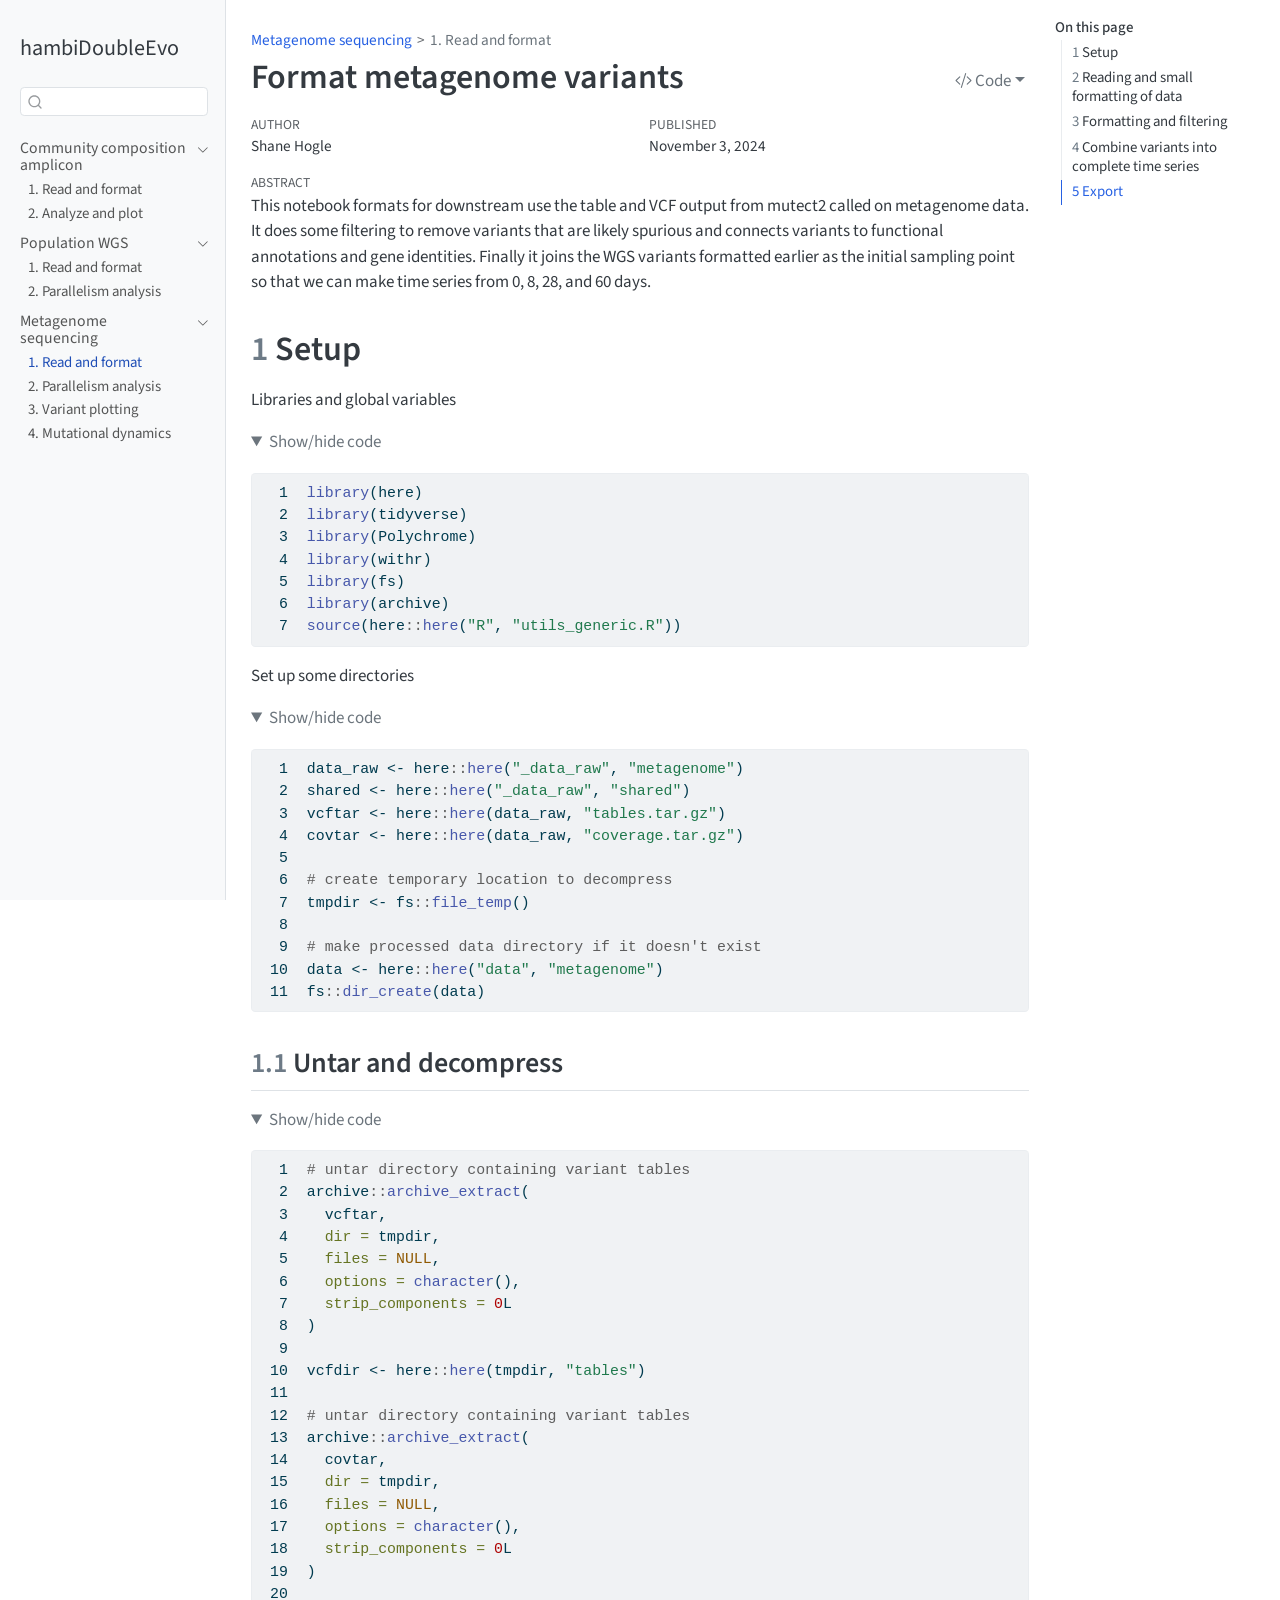
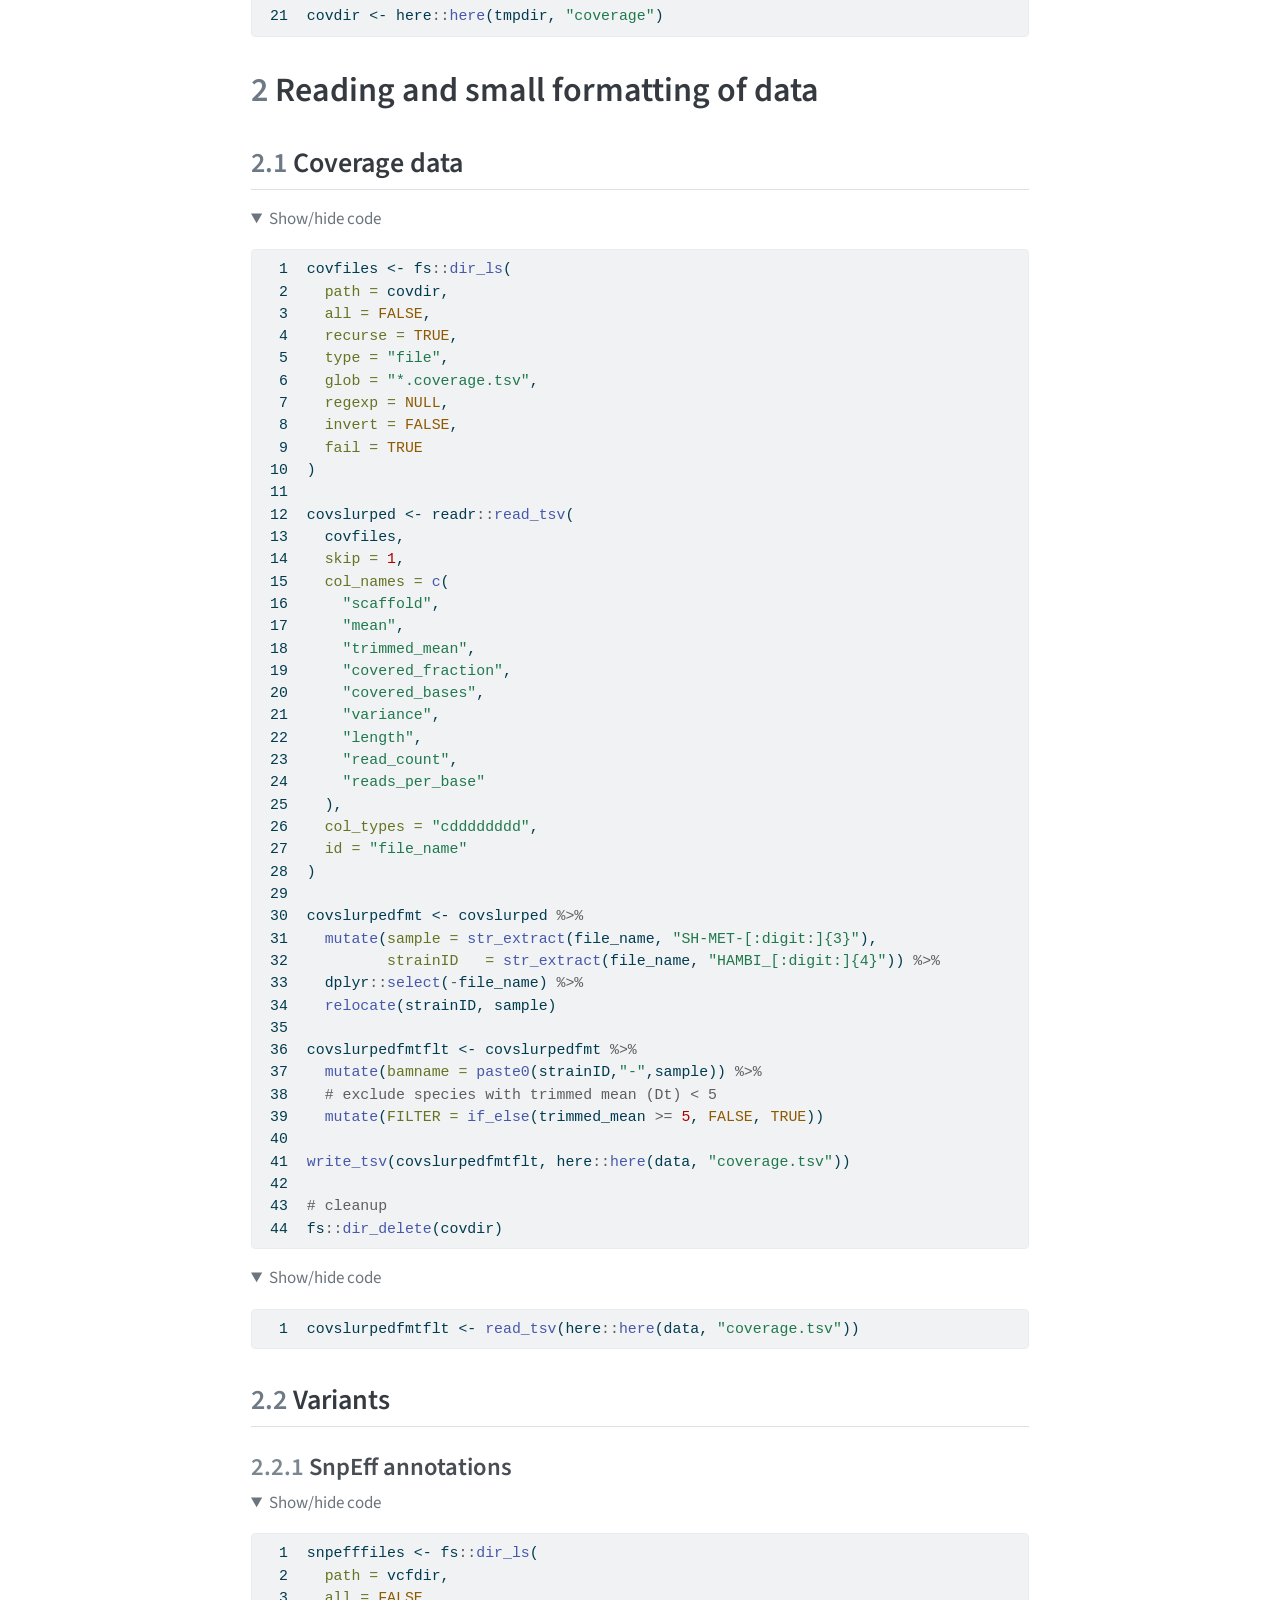
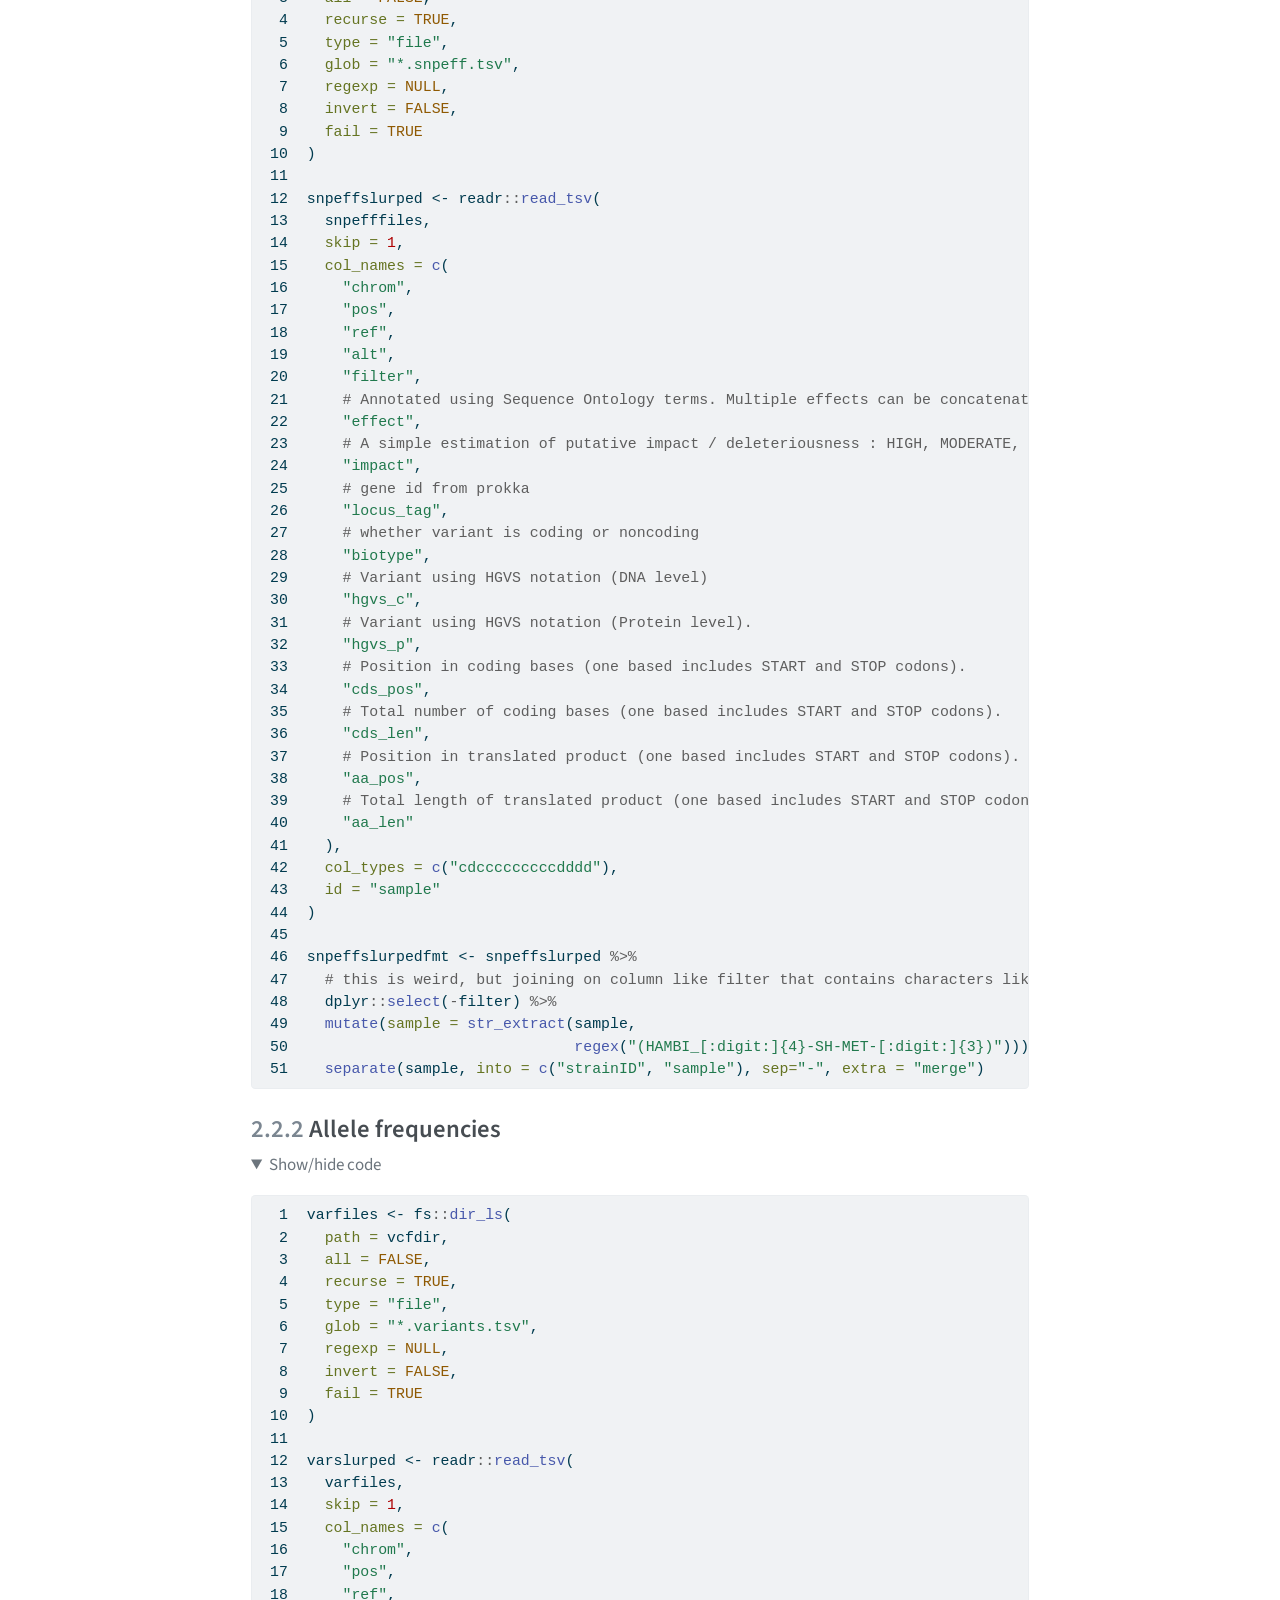
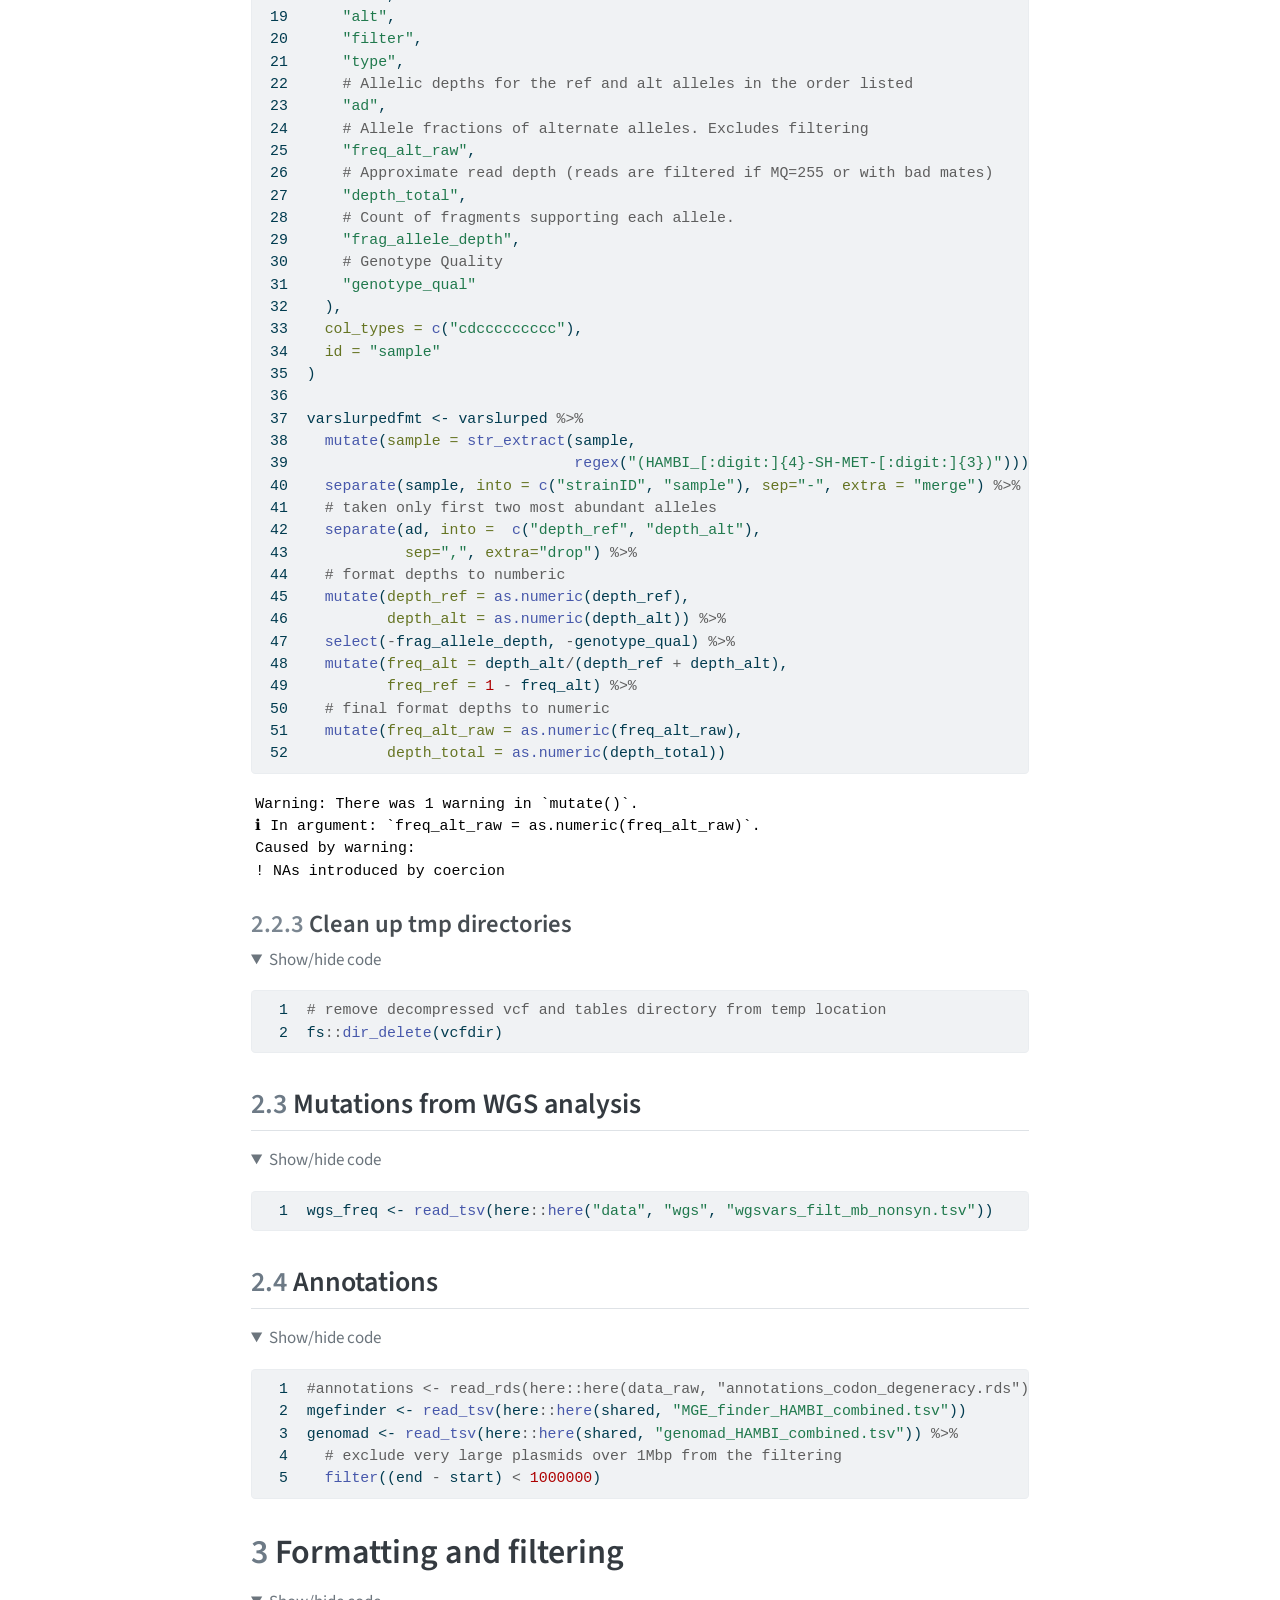
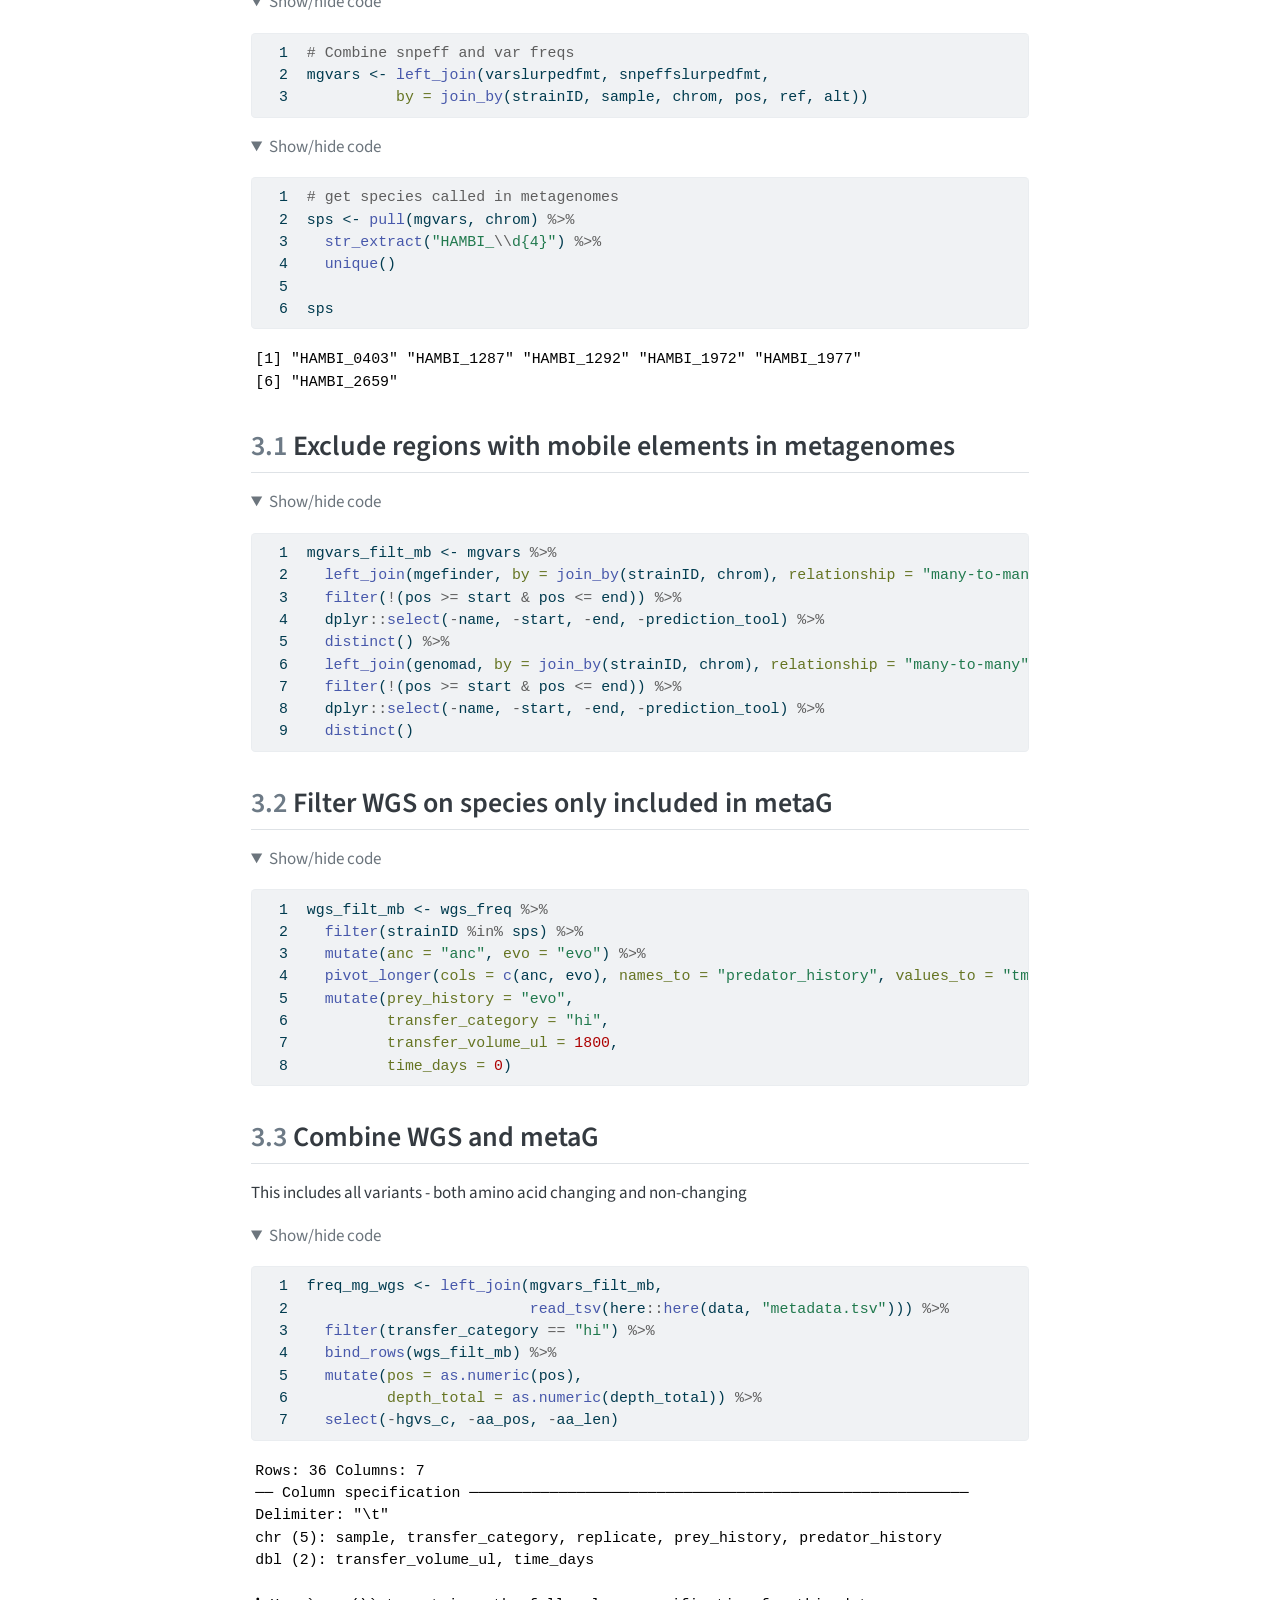
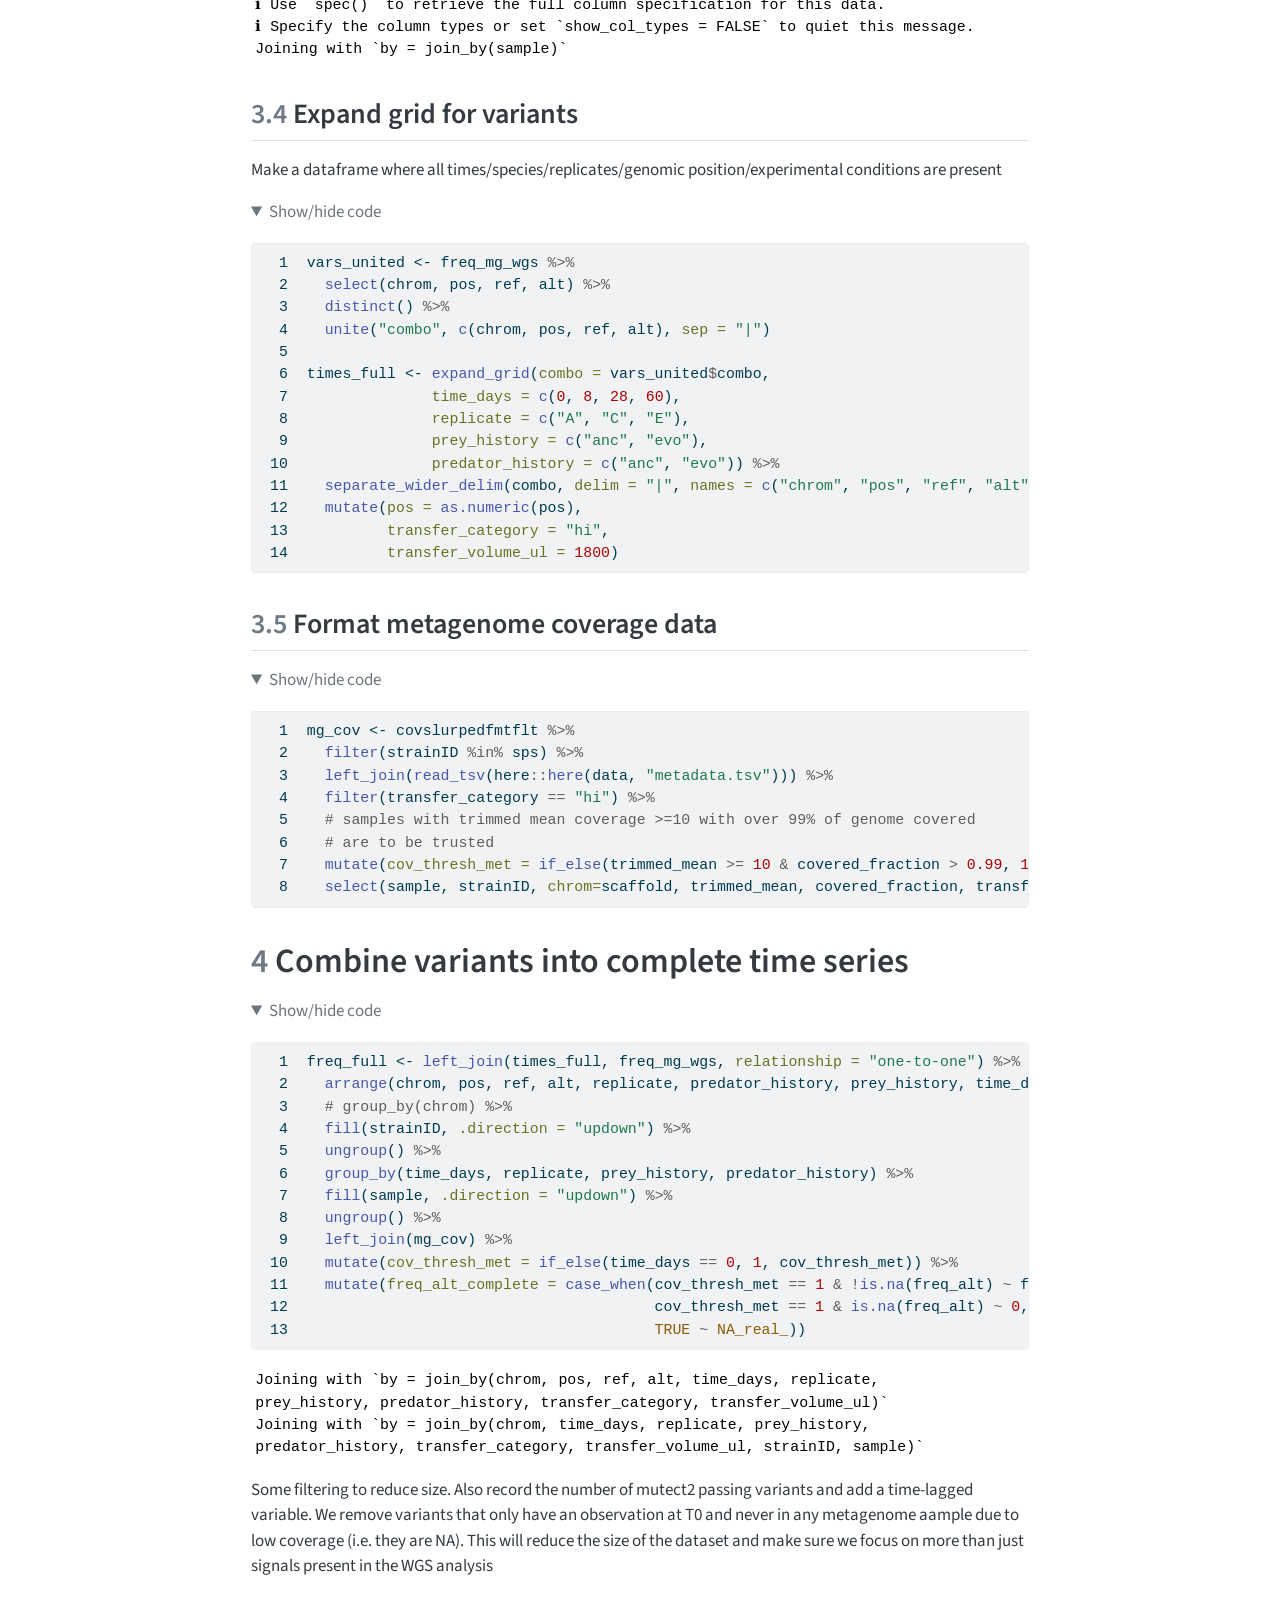
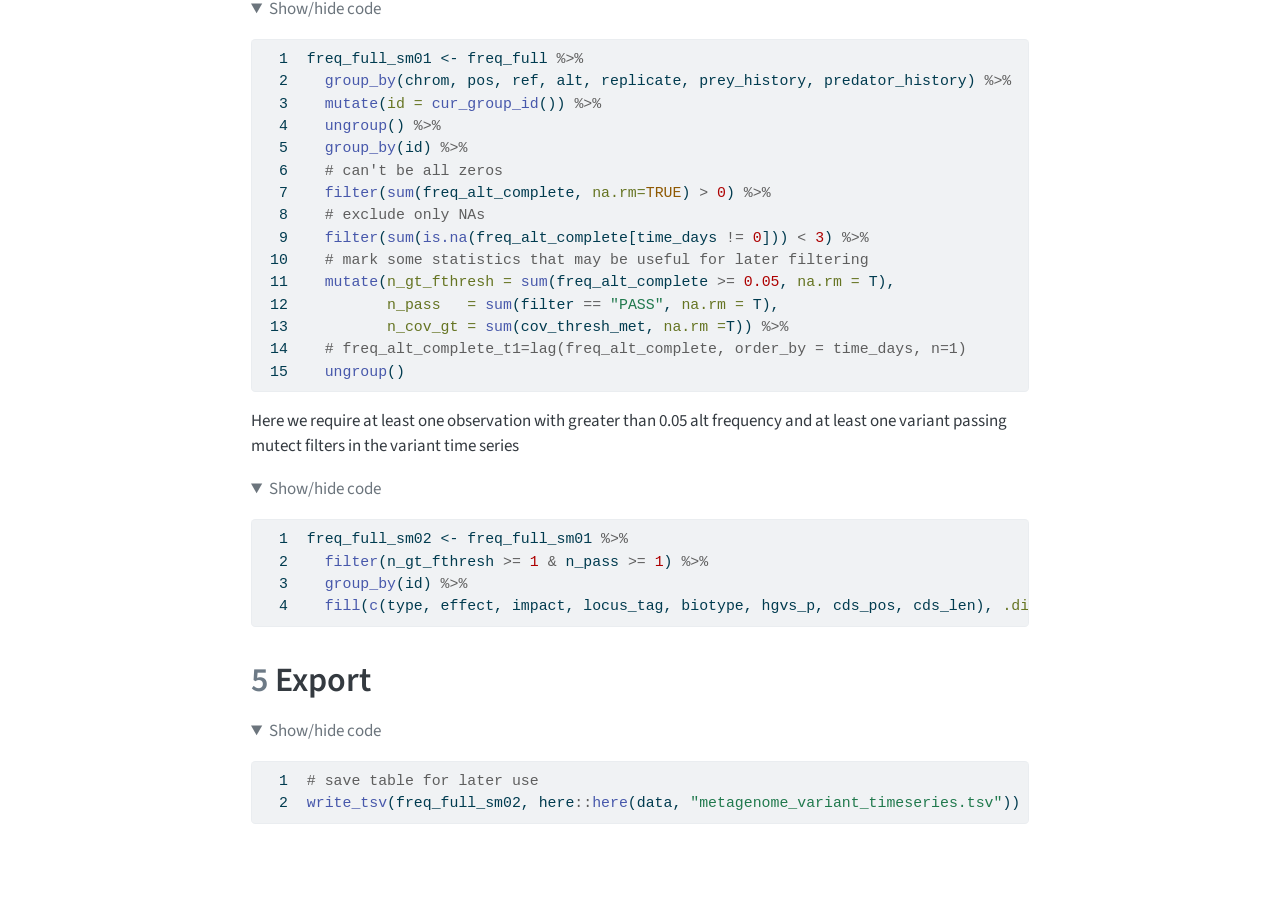
<file: docs/R/metagenome/01_format_variants.html>
<!DOCTYPE html>
<html xmlns="http://www.w3.org/1999/xhtml" lang="en" xml:lang="en"><head>

<meta charset="utf-8">
<meta name="generator" content="quarto-1.4.553">

<meta name="viewport" content="width=device-width, initial-scale=1.0, user-scalable=yes">

<meta name="author" content="Shane Hogle">
<meta name="dcterms.date" content="2024-11-03">

<title>hambiDoubleEvo - Format metagenome variants</title>
<style>
code{white-space: pre-wrap;}
span.smallcaps{font-variant: small-caps;}
div.columns{display: flex; gap: min(4vw, 1.5em);}
div.column{flex: auto; overflow-x: auto;}
div.hanging-indent{margin-left: 1.5em; text-indent: -1.5em;}
ul.task-list{list-style: none;}
ul.task-list li input[type="checkbox"] {
  width: 0.8em;
  margin: 0 0.8em 0.2em -1em; /* quarto-specific, see https://github.com/quarto-dev/quarto-cli/issues/4556 */ 
  vertical-align: middle;
}
/* CSS for syntax highlighting */
pre > code.sourceCode { white-space: pre; position: relative; }
pre > code.sourceCode > span { line-height: 1.25; }
pre > code.sourceCode > span:empty { height: 1.2em; }
.sourceCode { overflow: visible; }
code.sourceCode > span { color: inherit; text-decoration: inherit; }
div.sourceCode { margin: 1em 0; }
pre.sourceCode { margin: 0; }
@media screen {
div.sourceCode { overflow: auto; }
}
@media print {
pre > code.sourceCode { white-space: pre-wrap; }
pre > code.sourceCode > span { text-indent: -5em; padding-left: 5em; }
}
pre.numberSource code
  { counter-reset: source-line 0; }
pre.numberSource code > span
  { position: relative; left: -4em; counter-increment: source-line; }
pre.numberSource code > span > a:first-child::before
  { content: counter(source-line);
    position: relative; left: -1em; text-align: right; vertical-align: baseline;
    border: none; display: inline-block;
    -webkit-touch-callout: none; -webkit-user-select: none;
    -khtml-user-select: none; -moz-user-select: none;
    -ms-user-select: none; user-select: none;
    padding: 0 4px; width: 4em;
  }
pre.numberSource { margin-left: 3em;  padding-left: 4px; }
div.sourceCode
  {   }
@media screen {
pre > code.sourceCode > span > a:first-child::before { text-decoration: underline; }
}
</style>


<script src="../../site_libs/quarto-nav/quarto-nav.js"></script>
<script src="../../site_libs/quarto-nav/headroom.min.js"></script>
<script src="../../site_libs/clipboard/clipboard.min.js"></script>
<script src="../../site_libs/quarto-search/autocomplete.umd.js"></script>
<script src="../../site_libs/quarto-search/fuse.min.js"></script>
<script src="../../site_libs/quarto-search/quarto-search.js"></script>
<meta name="quarto:offset" content="../../">
<script src="../../site_libs/quarto-html/quarto.js"></script>
<script src="../../site_libs/quarto-html/popper.min.js"></script>
<script src="../../site_libs/quarto-html/tippy.umd.min.js"></script>
<script src="../../site_libs/quarto-html/anchor.min.js"></script>
<link href="../../site_libs/quarto-html/tippy.css" rel="stylesheet">
<link href="../../site_libs/quarto-html/quarto-syntax-highlighting.css" rel="stylesheet" id="quarto-text-highlighting-styles">
<script src="../../site_libs/bootstrap/bootstrap.min.js"></script>
<link href="../../site_libs/bootstrap/bootstrap-icons.css" rel="stylesheet">
<link href="../../site_libs/bootstrap/bootstrap.min.css" rel="stylesheet" id="quarto-bootstrap" data-mode="light">
<script id="quarto-search-options" type="application/json">{
  "location": "sidebar",
  "copy-button": false,
  "collapse-after": 3,
  "panel-placement": "start",
  "type": "textbox",
  "limit": 50,
  "keyboard-shortcut": [
    "f",
    "/",
    "s"
  ],
  "show-item-context": false,
  "language": {
    "search-no-results-text": "No results",
    "search-matching-documents-text": "matching documents",
    "search-copy-link-title": "Copy link to search",
    "search-hide-matches-text": "Hide additional matches",
    "search-more-match-text": "more match in this document",
    "search-more-matches-text": "more matches in this document",
    "search-clear-button-title": "Clear",
    "search-text-placeholder": "",
    "search-detached-cancel-button-title": "Cancel",
    "search-submit-button-title": "Submit",
    "search-label": "Search"
  }
}</script>
<link href="../../site_libs/pagedtable-1.1/css/pagedtable.css" rel="stylesheet">
<script src="../../site_libs/pagedtable-1.1/js/pagedtable.js"></script>


</head>

<body class="nav-sidebar docked">

<div id="quarto-search-results"></div>
  <header id="quarto-header" class="headroom fixed-top">
  <nav class="quarto-secondary-nav">
    <div class="container-fluid d-flex">
      <button type="button" class="quarto-btn-toggle btn" data-bs-toggle="collapse" data-bs-target=".quarto-sidebar-collapse-item" aria-controls="quarto-sidebar" aria-expanded="false" aria-label="Toggle sidebar navigation" onclick="if (window.quartoToggleHeadroom) { window.quartoToggleHeadroom(); }">
        <i class="bi bi-layout-text-sidebar-reverse"></i>
      </button>
        <nav class="quarto-page-breadcrumbs" aria-label="breadcrumb"><ol class="breadcrumb"><li class="breadcrumb-item"><a href="../../R/metagenome/01_format_variants.html">Metagenome sequencing</a></li><li class="breadcrumb-item"><a href="../../R/metagenome/01_format_variants.html">1. Read and format</a></li></ol></nav>
        <a class="flex-grow-1" role="button" data-bs-toggle="collapse" data-bs-target=".quarto-sidebar-collapse-item" aria-controls="quarto-sidebar" aria-expanded="false" aria-label="Toggle sidebar navigation" onclick="if (window.quartoToggleHeadroom) { window.quartoToggleHeadroom(); }">      
        </a>
      <button type="button" class="btn quarto-search-button" aria-label="" onclick="window.quartoOpenSearch();">
        <i class="bi bi-search"></i>
      </button>
    </div>
  </nav>
</header>
<!-- content -->
<div id="quarto-content" class="quarto-container page-columns page-rows-contents page-layout-article">
<!-- sidebar -->
  <nav id="quarto-sidebar" class="sidebar collapse collapse-horizontal quarto-sidebar-collapse-item sidebar-navigation docked overflow-auto">
    <div class="pt-lg-2 mt-2 text-left sidebar-header">
    <div class="sidebar-title mb-0 py-0">
      <a href="../../">hambiDoubleEvo</a> 
    </div>
      </div>
        <div class="mt-2 flex-shrink-0 align-items-center">
        <div class="sidebar-search">
        <div id="quarto-search" class="" title="Search"></div>
        </div>
        </div>
    <div class="sidebar-menu-container"> 
    <ul class="list-unstyled mt-1">
        <li class="sidebar-item sidebar-item-section">
      <div class="sidebar-item-container"> 
            <a class="sidebar-item-text sidebar-link text-start" data-bs-toggle="collapse" data-bs-target="#quarto-sidebar-section-1" aria-expanded="true">
 <span class="menu-text">Community composition amplicon</span></a>
          <a class="sidebar-item-toggle text-start" data-bs-toggle="collapse" data-bs-target="#quarto-sidebar-section-1" aria-expanded="true" aria-label="Toggle section">
            <i class="bi bi-chevron-right ms-2"></i>
          </a> 
      </div>
      <ul id="quarto-sidebar-section-1" class="collapse list-unstyled sidebar-section depth1 show">  
          <li class="sidebar-item">
  <div class="sidebar-item-container"> 
  <a href="../../R/illumina_v3v4/01_rpkm2tab.html" class="sidebar-item-text sidebar-link">
 <span class="menu-text">1. Read and format</span></a>
  </div>
</li>
          <li class="sidebar-item">
  <div class="sidebar-item-container"> 
  <a href="../../R/illumina_v3v4/02_analysis.html" class="sidebar-item-text sidebar-link">
 <span class="menu-text">2. Analyze and plot</span></a>
  </div>
</li>
      </ul>
  </li>
        <li class="sidebar-item sidebar-item-section">
      <div class="sidebar-item-container"> 
            <a class="sidebar-item-text sidebar-link text-start" data-bs-toggle="collapse" data-bs-target="#quarto-sidebar-section-2" aria-expanded="true">
 <span class="menu-text">Population WGS</span></a>
          <a class="sidebar-item-toggle text-start" data-bs-toggle="collapse" data-bs-target="#quarto-sidebar-section-2" aria-expanded="true" aria-label="Toggle section">
            <i class="bi bi-chevron-right ms-2"></i>
          </a> 
      </div>
      <ul id="quarto-sidebar-section-2" class="collapse list-unstyled sidebar-section depth1 show">  
          <li class="sidebar-item">
  <div class="sidebar-item-container"> 
  <a href="../../R/wgs/01_format_variants.html" class="sidebar-item-text sidebar-link">
 <span class="menu-text">1. Read and format</span></a>
  </div>
</li>
          <li class="sidebar-item">
  <div class="sidebar-item-container"> 
  <a href="../../R/wgs/02_parallelism.html" class="sidebar-item-text sidebar-link">
 <span class="menu-text">2. Parallelism analysis</span></a>
  </div>
</li>
      </ul>
  </li>
        <li class="sidebar-item sidebar-item-section">
      <div class="sidebar-item-container"> 
            <a class="sidebar-item-text sidebar-link text-start" data-bs-toggle="collapse" data-bs-target="#quarto-sidebar-section-3" aria-expanded="true">
 <span class="menu-text">Metagenome sequencing</span></a>
          <a class="sidebar-item-toggle text-start" data-bs-toggle="collapse" data-bs-target="#quarto-sidebar-section-3" aria-expanded="true" aria-label="Toggle section">
            <i class="bi bi-chevron-right ms-2"></i>
          </a> 
      </div>
      <ul id="quarto-sidebar-section-3" class="collapse list-unstyled sidebar-section depth1 show">  
          <li class="sidebar-item">
  <div class="sidebar-item-container"> 
  <a href="../../R/metagenome/01_format_variants.html" class="sidebar-item-text sidebar-link active">
 <span class="menu-text">1. Read and format</span></a>
  </div>
</li>
          <li class="sidebar-item">
  <div class="sidebar-item-container"> 
  <a href="../../R/metagenome/02_parallelism.html" class="sidebar-item-text sidebar-link">
 <span class="menu-text">2. Parallelism analysis</span></a>
  </div>
</li>
          <li class="sidebar-item">
  <div class="sidebar-item-container"> 
  <a href="../../R/metagenome/03_analyze_metagenome_variant_timeseries.html" class="sidebar-item-text sidebar-link">
 <span class="menu-text">3. Variant plotting</span></a>
  </div>
</li>
          <li class="sidebar-item">
  <div class="sidebar-item-container"> 
  <a href="../../R/metagenome/04_mutation_dynamics.html" class="sidebar-item-text sidebar-link">
 <span class="menu-text">4. Mutational dynamics</span></a>
  </div>
</li>
      </ul>
  </li>
    </ul>
    </div>
</nav>
<div id="quarto-sidebar-glass" class="quarto-sidebar-collapse-item" data-bs-toggle="collapse" data-bs-target=".quarto-sidebar-collapse-item"></div>
<!-- margin-sidebar -->
    <div id="quarto-margin-sidebar" class="sidebar margin-sidebar">
        <nav id="TOC" role="doc-toc" class="toc-active">
    <h2 id="toc-title">On this page</h2>
   
  <ul>
  <li><a href="#setup" id="toc-setup" class="nav-link active" data-scroll-target="#setup"><span class="header-section-number">1</span> Setup</a>
  <ul class="collapse">
  <li><a href="#untar-and-decompress" id="toc-untar-and-decompress" class="nav-link" data-scroll-target="#untar-and-decompress"><span class="header-section-number">1.1</span> Untar and decompress</a></li>
  </ul></li>
  <li><a href="#reading-and-small-formatting-of-data" id="toc-reading-and-small-formatting-of-data" class="nav-link" data-scroll-target="#reading-and-small-formatting-of-data"><span class="header-section-number">2</span> Reading and small formatting of data</a>
  <ul class="collapse">
  <li><a href="#coverage-data" id="toc-coverage-data" class="nav-link" data-scroll-target="#coverage-data"><span class="header-section-number">2.1</span> Coverage data</a></li>
  <li><a href="#variants" id="toc-variants" class="nav-link" data-scroll-target="#variants"><span class="header-section-number">2.2</span> Variants</a>
  <ul class="collapse">
  <li><a href="#snpeff-annotations" id="toc-snpeff-annotations" class="nav-link" data-scroll-target="#snpeff-annotations"><span class="header-section-number">2.2.1</span> SnpEff annotations</a></li>
  <li><a href="#allele-frequencies" id="toc-allele-frequencies" class="nav-link" data-scroll-target="#allele-frequencies"><span class="header-section-number">2.2.2</span> Allele frequencies</a></li>
  <li><a href="#clean-up-tmp-directories" id="toc-clean-up-tmp-directories" class="nav-link" data-scroll-target="#clean-up-tmp-directories"><span class="header-section-number">2.2.3</span> Clean up tmp directories</a></li>
  </ul></li>
  <li><a href="#mutations-from-wgs-analysis" id="toc-mutations-from-wgs-analysis" class="nav-link" data-scroll-target="#mutations-from-wgs-analysis"><span class="header-section-number">2.3</span> Mutations from WGS analysis</a></li>
  <li><a href="#annotations" id="toc-annotations" class="nav-link" data-scroll-target="#annotations"><span class="header-section-number">2.4</span> Annotations</a></li>
  </ul></li>
  <li><a href="#formatting-and-filtering" id="toc-formatting-and-filtering" class="nav-link" data-scroll-target="#formatting-and-filtering"><span class="header-section-number">3</span> Formatting and filtering</a>
  <ul class="collapse">
  <li><a href="#exclude-regions-with-mobile-elements-in-metagenomes" id="toc-exclude-regions-with-mobile-elements-in-metagenomes" class="nav-link" data-scroll-target="#exclude-regions-with-mobile-elements-in-metagenomes"><span class="header-section-number">3.1</span> Exclude regions with mobile elements in metagenomes</a></li>
  <li><a href="#filter-wgs-on-species-only-included-in-metag" id="toc-filter-wgs-on-species-only-included-in-metag" class="nav-link" data-scroll-target="#filter-wgs-on-species-only-included-in-metag"><span class="header-section-number">3.2</span> Filter WGS on species only included in metaG</a></li>
  <li><a href="#combine-wgs-and-metag" id="toc-combine-wgs-and-metag" class="nav-link" data-scroll-target="#combine-wgs-and-metag"><span class="header-section-number">3.3</span> Combine WGS and metaG</a></li>
  <li><a href="#expand-grid-for-variants" id="toc-expand-grid-for-variants" class="nav-link" data-scroll-target="#expand-grid-for-variants"><span class="header-section-number">3.4</span> Expand grid for variants</a></li>
  <li><a href="#format-metagenome-coverage-data" id="toc-format-metagenome-coverage-data" class="nav-link" data-scroll-target="#format-metagenome-coverage-data"><span class="header-section-number">3.5</span> Format metagenome coverage data</a></li>
  </ul></li>
  <li><a href="#combine-variants-into-complete-time-series" id="toc-combine-variants-into-complete-time-series" class="nav-link" data-scroll-target="#combine-variants-into-complete-time-series"><span class="header-section-number">4</span> Combine variants into complete time series</a></li>
  <li><a href="#export" id="toc-export" class="nav-link" data-scroll-target="#export"><span class="header-section-number">5</span> Export</a></li>
  </ul>
</nav>
    </div>
<!-- main -->
<main class="content" id="quarto-document-content">

<header id="title-block-header" class="quarto-title-block default"><nav class="quarto-page-breadcrumbs quarto-title-breadcrumbs d-none d-lg-block" aria-label="breadcrumb"><ol class="breadcrumb"><li class="breadcrumb-item"><a href="../../R/metagenome/01_format_variants.html">Metagenome sequencing</a></li><li class="breadcrumb-item"><a href="../../R/metagenome/01_format_variants.html">1. Read and format</a></li></ol></nav>
<div class="quarto-title">
<div class="quarto-title-block"><div><h1 class="title">Format metagenome variants</h1><button type="button" class="btn code-tools-button dropdown-toggle" id="quarto-code-tools-menu" data-bs-toggle="dropdown" aria-expanded="false"><i class="bi"></i> Code</button><ul class="dropdown-menu dropdown-menu-end" aria-labelelledby="quarto-code-tools-menu"><li><a id="quarto-show-all-code" class="dropdown-item" href="javascript:void(0)" role="button">Show All Code</a></li><li><a id="quarto-hide-all-code" class="dropdown-item" href="javascript:void(0)" role="button">Hide All Code</a></li><li><hr class="dropdown-divider"></li><li><a id="quarto-view-source" class="dropdown-item" href="javascript:void(0)" role="button">View Source</a></li></ul></div></div>
</div>



<div class="quarto-title-meta">

    <div>
    <div class="quarto-title-meta-heading">Author</div>
    <div class="quarto-title-meta-contents">
             <p>Shane Hogle </p>
          </div>
  </div>
    
    <div>
    <div class="quarto-title-meta-heading">Published</div>
    <div class="quarto-title-meta-contents">
      <p class="date">November 3, 2024</p>
    </div>
  </div>
  
    
  </div>
  
<div>
  <div class="abstract">
    <div class="block-title">Abstract</div>
    This notebook formats for downstream use the table and VCF output from mutect2 called on metagenome data. It does some filtering to remove variants that are likely spurious and connects variants to functional annotations and gene identities. Finally it joins the WGS variants formatted earlier as the initial sampling point so that we can make time series from 0, 8, 28, and 60 days.
  </div>
</div>


</header>


<section id="setup" class="level1" data-number="1">
<h1 data-number="1"><span class="header-section-number">1</span> Setup</h1>
<p>Libraries and global variables</p>
<div class="cell">
<details open="" class="code-fold">
<summary>Show/hide code</summary>
<div class="sourceCode cell-code" id="cb1"><pre class="sourceCode numberSource r number-lines code-with-copy"><code class="sourceCode r"><span id="cb1-1"><a href="#cb1-1"></a><span class="fu">library</span>(here)</span>
<span id="cb1-2"><a href="#cb1-2"></a><span class="fu">library</span>(tidyverse)</span>
<span id="cb1-3"><a href="#cb1-3"></a><span class="fu">library</span>(Polychrome)</span>
<span id="cb1-4"><a href="#cb1-4"></a><span class="fu">library</span>(withr)</span>
<span id="cb1-5"><a href="#cb1-5"></a><span class="fu">library</span>(fs)</span>
<span id="cb1-6"><a href="#cb1-6"></a><span class="fu">library</span>(archive)</span>
<span id="cb1-7"><a href="#cb1-7"></a><span class="fu">source</span>(here<span class="sc">::</span><span class="fu">here</span>(<span class="st">"R"</span>, <span class="st">"utils_generic.R"</span>))</span></code><button title="Copy to Clipboard" class="code-copy-button"><i class="bi"></i></button></pre></div>
</details>
</div>
<p>Set up some directories</p>
<div class="cell">
<details open="" class="code-fold">
<summary>Show/hide code</summary>
<div class="sourceCode cell-code" id="cb2"><pre class="sourceCode numberSource r number-lines code-with-copy"><code class="sourceCode r"><span id="cb2-1"><a href="#cb2-1"></a>data_raw <span class="ot">&lt;-</span> here<span class="sc">::</span><span class="fu">here</span>(<span class="st">"_data_raw"</span>, <span class="st">"metagenome"</span>)</span>
<span id="cb2-2"><a href="#cb2-2"></a>shared <span class="ot">&lt;-</span> here<span class="sc">::</span><span class="fu">here</span>(<span class="st">"_data_raw"</span>, <span class="st">"shared"</span>)</span>
<span id="cb2-3"><a href="#cb2-3"></a>vcftar <span class="ot">&lt;-</span> here<span class="sc">::</span><span class="fu">here</span>(data_raw, <span class="st">"tables.tar.gz"</span>)</span>
<span id="cb2-4"><a href="#cb2-4"></a>covtar <span class="ot">&lt;-</span> here<span class="sc">::</span><span class="fu">here</span>(data_raw, <span class="st">"coverage.tar.gz"</span>)</span>
<span id="cb2-5"><a href="#cb2-5"></a></span>
<span id="cb2-6"><a href="#cb2-6"></a><span class="co"># create temporary location to decompress</span></span>
<span id="cb2-7"><a href="#cb2-7"></a>tmpdir <span class="ot">&lt;-</span> fs<span class="sc">::</span><span class="fu">file_temp</span>()</span>
<span id="cb2-8"><a href="#cb2-8"></a></span>
<span id="cb2-9"><a href="#cb2-9"></a><span class="co"># make processed data directory if it doesn't exist</span></span>
<span id="cb2-10"><a href="#cb2-10"></a>data <span class="ot">&lt;-</span> here<span class="sc">::</span><span class="fu">here</span>(<span class="st">"data"</span>, <span class="st">"metagenome"</span>)</span>
<span id="cb2-11"><a href="#cb2-11"></a>fs<span class="sc">::</span><span class="fu">dir_create</span>(data)</span></code><button title="Copy to Clipboard" class="code-copy-button"><i class="bi"></i></button></pre></div>
</details>
</div>
<section id="untar-and-decompress" class="level2" data-number="1.1">
<h2 data-number="1.1" class="anchored" data-anchor-id="untar-and-decompress"><span class="header-section-number">1.1</span> Untar and decompress</h2>
<div class="cell">
<details open="" class="code-fold">
<summary>Show/hide code</summary>
<div class="sourceCode cell-code" id="cb3"><pre class="sourceCode numberSource r number-lines code-with-copy"><code class="sourceCode r"><span id="cb3-1"><a href="#cb3-1"></a><span class="co"># untar directory containing variant tables </span></span>
<span id="cb3-2"><a href="#cb3-2"></a>archive<span class="sc">::</span><span class="fu">archive_extract</span>(</span>
<span id="cb3-3"><a href="#cb3-3"></a>  vcftar,</span>
<span id="cb3-4"><a href="#cb3-4"></a>  <span class="at">dir =</span> tmpdir,</span>
<span id="cb3-5"><a href="#cb3-5"></a>  <span class="at">files =</span> <span class="cn">NULL</span>,</span>
<span id="cb3-6"><a href="#cb3-6"></a>  <span class="at">options =</span> <span class="fu">character</span>(),</span>
<span id="cb3-7"><a href="#cb3-7"></a>  <span class="at">strip_components =</span> <span class="dv">0</span>L</span>
<span id="cb3-8"><a href="#cb3-8"></a>)</span>
<span id="cb3-9"><a href="#cb3-9"></a></span>
<span id="cb3-10"><a href="#cb3-10"></a>vcfdir <span class="ot">&lt;-</span> here<span class="sc">::</span><span class="fu">here</span>(tmpdir, <span class="st">"tables"</span>)</span>
<span id="cb3-11"><a href="#cb3-11"></a></span>
<span id="cb3-12"><a href="#cb3-12"></a><span class="co"># untar directory containing variant tables </span></span>
<span id="cb3-13"><a href="#cb3-13"></a>archive<span class="sc">::</span><span class="fu">archive_extract</span>(</span>
<span id="cb3-14"><a href="#cb3-14"></a>  covtar,</span>
<span id="cb3-15"><a href="#cb3-15"></a>  <span class="at">dir =</span> tmpdir,</span>
<span id="cb3-16"><a href="#cb3-16"></a>  <span class="at">files =</span> <span class="cn">NULL</span>,</span>
<span id="cb3-17"><a href="#cb3-17"></a>  <span class="at">options =</span> <span class="fu">character</span>(),</span>
<span id="cb3-18"><a href="#cb3-18"></a>  <span class="at">strip_components =</span> <span class="dv">0</span>L</span>
<span id="cb3-19"><a href="#cb3-19"></a>)</span>
<span id="cb3-20"><a href="#cb3-20"></a></span>
<span id="cb3-21"><a href="#cb3-21"></a>covdir <span class="ot">&lt;-</span> here<span class="sc">::</span><span class="fu">here</span>(tmpdir, <span class="st">"coverage"</span>)</span></code><button title="Copy to Clipboard" class="code-copy-button"><i class="bi"></i></button></pre></div>
</details>
</div>
</section>
</section>
<section id="reading-and-small-formatting-of-data" class="level1" data-number="2">
<h1 data-number="2"><span class="header-section-number">2</span> Reading and small formatting of data</h1>
<section id="coverage-data" class="level2" data-number="2.1">
<h2 data-number="2.1" class="anchored" data-anchor-id="coverage-data"><span class="header-section-number">2.1</span> Coverage data</h2>
<div class="cell">
<details open="" class="code-fold">
<summary>Show/hide code</summary>
<div class="sourceCode cell-code" id="cb4"><pre class="sourceCode numberSource r number-lines code-with-copy"><code class="sourceCode r"><span id="cb4-1"><a href="#cb4-1"></a>covfiles <span class="ot">&lt;-</span> fs<span class="sc">::</span><span class="fu">dir_ls</span>(</span>
<span id="cb4-2"><a href="#cb4-2"></a>  <span class="at">path =</span> covdir,</span>
<span id="cb4-3"><a href="#cb4-3"></a>  <span class="at">all =</span> <span class="cn">FALSE</span>,</span>
<span id="cb4-4"><a href="#cb4-4"></a>  <span class="at">recurse =</span> <span class="cn">TRUE</span>,</span>
<span id="cb4-5"><a href="#cb4-5"></a>  <span class="at">type =</span> <span class="st">"file"</span>,</span>
<span id="cb4-6"><a href="#cb4-6"></a>  <span class="at">glob =</span> <span class="st">"*.coverage.tsv"</span>,</span>
<span id="cb4-7"><a href="#cb4-7"></a>  <span class="at">regexp =</span> <span class="cn">NULL</span>,</span>
<span id="cb4-8"><a href="#cb4-8"></a>  <span class="at">invert =</span> <span class="cn">FALSE</span>,</span>
<span id="cb4-9"><a href="#cb4-9"></a>  <span class="at">fail =</span> <span class="cn">TRUE</span></span>
<span id="cb4-10"><a href="#cb4-10"></a>)</span>
<span id="cb4-11"><a href="#cb4-11"></a></span>
<span id="cb4-12"><a href="#cb4-12"></a>covslurped <span class="ot">&lt;-</span> readr<span class="sc">::</span><span class="fu">read_tsv</span>(</span>
<span id="cb4-13"><a href="#cb4-13"></a>  covfiles,</span>
<span id="cb4-14"><a href="#cb4-14"></a>  <span class="at">skip =</span> <span class="dv">1</span>,</span>
<span id="cb4-15"><a href="#cb4-15"></a>  <span class="at">col_names =</span> <span class="fu">c</span>(</span>
<span id="cb4-16"><a href="#cb4-16"></a>    <span class="st">"scaffold"</span>,</span>
<span id="cb4-17"><a href="#cb4-17"></a>    <span class="st">"mean"</span>,</span>
<span id="cb4-18"><a href="#cb4-18"></a>    <span class="st">"trimmed_mean"</span>,</span>
<span id="cb4-19"><a href="#cb4-19"></a>    <span class="st">"covered_fraction"</span>,</span>
<span id="cb4-20"><a href="#cb4-20"></a>    <span class="st">"covered_bases"</span>,</span>
<span id="cb4-21"><a href="#cb4-21"></a>    <span class="st">"variance"</span>,</span>
<span id="cb4-22"><a href="#cb4-22"></a>    <span class="st">"length"</span>,</span>
<span id="cb4-23"><a href="#cb4-23"></a>    <span class="st">"read_count"</span>,</span>
<span id="cb4-24"><a href="#cb4-24"></a>    <span class="st">"reads_per_base"</span></span>
<span id="cb4-25"><a href="#cb4-25"></a>  ),</span>
<span id="cb4-26"><a href="#cb4-26"></a>  <span class="at">col_types =</span> <span class="st">"cdddddddd"</span>,</span>
<span id="cb4-27"><a href="#cb4-27"></a>  <span class="at">id =</span> <span class="st">"file_name"</span></span>
<span id="cb4-28"><a href="#cb4-28"></a>)</span>
<span id="cb4-29"><a href="#cb4-29"></a></span>
<span id="cb4-30"><a href="#cb4-30"></a>covslurpedfmt <span class="ot">&lt;-</span> covslurped <span class="sc">%&gt;%</span></span>
<span id="cb4-31"><a href="#cb4-31"></a>  <span class="fu">mutate</span>(<span class="at">sample =</span> <span class="fu">str_extract</span>(file_name, <span class="st">"SH-MET-[:digit:]{3}"</span>),</span>
<span id="cb4-32"><a href="#cb4-32"></a>         <span class="at">strainID   =</span> <span class="fu">str_extract</span>(file_name, <span class="st">"HAMBI_[:digit:]{4}"</span>)) <span class="sc">%&gt;%</span></span>
<span id="cb4-33"><a href="#cb4-33"></a>  dplyr<span class="sc">::</span><span class="fu">select</span>(<span class="sc">-</span>file_name) <span class="sc">%&gt;%</span></span>
<span id="cb4-34"><a href="#cb4-34"></a>  <span class="fu">relocate</span>(strainID, sample)</span>
<span id="cb4-35"><a href="#cb4-35"></a></span>
<span id="cb4-36"><a href="#cb4-36"></a>covslurpedfmtflt <span class="ot">&lt;-</span> covslurpedfmt <span class="sc">%&gt;%</span></span>
<span id="cb4-37"><a href="#cb4-37"></a>  <span class="fu">mutate</span>(<span class="at">bamname =</span> <span class="fu">paste0</span>(strainID,<span class="st">"-"</span>,sample)) <span class="sc">%&gt;%</span></span>
<span id="cb4-38"><a href="#cb4-38"></a>  <span class="co"># exclude species with trimmed mean (Dt) &lt; 5</span></span>
<span id="cb4-39"><a href="#cb4-39"></a>  <span class="fu">mutate</span>(<span class="at">FILTER =</span> <span class="fu">if_else</span>(trimmed_mean <span class="sc">&gt;=</span> <span class="dv">5</span>, <span class="cn">FALSE</span>, <span class="cn">TRUE</span>))</span>
<span id="cb4-40"><a href="#cb4-40"></a></span>
<span id="cb4-41"><a href="#cb4-41"></a><span class="fu">write_tsv</span>(covslurpedfmtflt, here<span class="sc">::</span><span class="fu">here</span>(data, <span class="st">"coverage.tsv"</span>))</span>
<span id="cb4-42"><a href="#cb4-42"></a></span>
<span id="cb4-43"><a href="#cb4-43"></a><span class="co"># cleanup</span></span>
<span id="cb4-44"><a href="#cb4-44"></a>fs<span class="sc">::</span><span class="fu">dir_delete</span>(covdir)</span></code><button title="Copy to Clipboard" class="code-copy-button"><i class="bi"></i></button></pre></div>
</details>
</div>
<div class="cell">
<details open="" class="code-fold">
<summary>Show/hide code</summary>
<div class="sourceCode cell-code" id="cb5"><pre class="sourceCode numberSource r number-lines code-with-copy"><code class="sourceCode r"><span id="cb5-1"><a href="#cb5-1"></a>covslurpedfmtflt <span class="ot">&lt;-</span> <span class="fu">read_tsv</span>(here<span class="sc">::</span><span class="fu">here</span>(data, <span class="st">"coverage.tsv"</span>))</span></code><button title="Copy to Clipboard" class="code-copy-button"><i class="bi"></i></button></pre></div>
</details>
</div>
</section>
<section id="variants" class="level2" data-number="2.2">
<h2 data-number="2.2" class="anchored" data-anchor-id="variants"><span class="header-section-number">2.2</span> Variants</h2>
<section id="snpeff-annotations" class="level3" data-number="2.2.1">
<h3 data-number="2.2.1" class="anchored" data-anchor-id="snpeff-annotations"><span class="header-section-number">2.2.1</span> SnpEff annotations</h3>
<div class="cell">
<details open="" class="code-fold">
<summary>Show/hide code</summary>
<div class="sourceCode cell-code" id="cb6"><pre class="sourceCode numberSource r number-lines code-with-copy"><code class="sourceCode r"><span id="cb6-1"><a href="#cb6-1"></a>snpefffiles <span class="ot">&lt;-</span> fs<span class="sc">::</span><span class="fu">dir_ls</span>(</span>
<span id="cb6-2"><a href="#cb6-2"></a>  <span class="at">path =</span> vcfdir,</span>
<span id="cb6-3"><a href="#cb6-3"></a>  <span class="at">all =</span> <span class="cn">FALSE</span>,</span>
<span id="cb6-4"><a href="#cb6-4"></a>  <span class="at">recurse =</span> <span class="cn">TRUE</span>,</span>
<span id="cb6-5"><a href="#cb6-5"></a>  <span class="at">type =</span> <span class="st">"file"</span>,</span>
<span id="cb6-6"><a href="#cb6-6"></a>  <span class="at">glob =</span> <span class="st">"*.snpeff.tsv"</span>,</span>
<span id="cb6-7"><a href="#cb6-7"></a>  <span class="at">regexp =</span> <span class="cn">NULL</span>,</span>
<span id="cb6-8"><a href="#cb6-8"></a>  <span class="at">invert =</span> <span class="cn">FALSE</span>,</span>
<span id="cb6-9"><a href="#cb6-9"></a>  <span class="at">fail =</span> <span class="cn">TRUE</span></span>
<span id="cb6-10"><a href="#cb6-10"></a>)</span>
<span id="cb6-11"><a href="#cb6-11"></a></span>
<span id="cb6-12"><a href="#cb6-12"></a>snpeffslurped <span class="ot">&lt;-</span> readr<span class="sc">::</span><span class="fu">read_tsv</span>(</span>
<span id="cb6-13"><a href="#cb6-13"></a>  snpefffiles,</span>
<span id="cb6-14"><a href="#cb6-14"></a>  <span class="at">skip =</span> <span class="dv">1</span>,</span>
<span id="cb6-15"><a href="#cb6-15"></a>  <span class="at">col_names =</span> <span class="fu">c</span>(</span>
<span id="cb6-16"><a href="#cb6-16"></a>    <span class="st">"chrom"</span>,</span>
<span id="cb6-17"><a href="#cb6-17"></a>    <span class="st">"pos"</span>,</span>
<span id="cb6-18"><a href="#cb6-18"></a>    <span class="st">"ref"</span>,</span>
<span id="cb6-19"><a href="#cb6-19"></a>    <span class="st">"alt"</span>,</span>
<span id="cb6-20"><a href="#cb6-20"></a>    <span class="st">"filter"</span>,</span>
<span id="cb6-21"><a href="#cb6-21"></a>    <span class="co"># Annotated using Sequence Ontology terms. Multiple effects can be concatenated using '&amp;'.</span></span>
<span id="cb6-22"><a href="#cb6-22"></a>    <span class="st">"effect"</span>,</span>
<span id="cb6-23"><a href="#cb6-23"></a>    <span class="co"># A simple estimation of putative impact / deleteriousness : HIGH, MODERATE, LOW, or MODIFIER</span></span>
<span id="cb6-24"><a href="#cb6-24"></a>    <span class="st">"impact"</span>,</span>
<span id="cb6-25"><a href="#cb6-25"></a>    <span class="co"># gene id from prokka</span></span>
<span id="cb6-26"><a href="#cb6-26"></a>    <span class="st">"locus_tag"</span>,</span>
<span id="cb6-27"><a href="#cb6-27"></a>    <span class="co"># whether variant is coding or noncoding</span></span>
<span id="cb6-28"><a href="#cb6-28"></a>    <span class="st">"biotype"</span>,</span>
<span id="cb6-29"><a href="#cb6-29"></a>    <span class="co"># Variant using HGVS notation (DNA level)</span></span>
<span id="cb6-30"><a href="#cb6-30"></a>    <span class="st">"hgvs_c"</span>,</span>
<span id="cb6-31"><a href="#cb6-31"></a>    <span class="co"># Variant using HGVS notation (Protein level).</span></span>
<span id="cb6-32"><a href="#cb6-32"></a>    <span class="st">"hgvs_p"</span>,</span>
<span id="cb6-33"><a href="#cb6-33"></a>    <span class="co"># Position in coding bases (one based includes START and STOP codons).</span></span>
<span id="cb6-34"><a href="#cb6-34"></a>    <span class="st">"cds_pos"</span>,</span>
<span id="cb6-35"><a href="#cb6-35"></a>    <span class="co"># Total number of coding bases (one based includes START and STOP codons).</span></span>
<span id="cb6-36"><a href="#cb6-36"></a>    <span class="st">"cds_len"</span>,</span>
<span id="cb6-37"><a href="#cb6-37"></a>    <span class="co"># Position in translated product (one based includes START and STOP codons).</span></span>
<span id="cb6-38"><a href="#cb6-38"></a>    <span class="st">"aa_pos"</span>,</span>
<span id="cb6-39"><a href="#cb6-39"></a>    <span class="co"># Total length of translated product (one based includes START and STOP codons).</span></span>
<span id="cb6-40"><a href="#cb6-40"></a>    <span class="st">"aa_len"</span></span>
<span id="cb6-41"><a href="#cb6-41"></a>  ),</span>
<span id="cb6-42"><a href="#cb6-42"></a>  <span class="at">col_types =</span> <span class="fu">c</span>(<span class="st">"cdcccccccccdddd"</span>),</span>
<span id="cb6-43"><a href="#cb6-43"></a>  <span class="at">id =</span> <span class="st">"sample"</span></span>
<span id="cb6-44"><a href="#cb6-44"></a>)</span>
<span id="cb6-45"><a href="#cb6-45"></a></span>
<span id="cb6-46"><a href="#cb6-46"></a>snpeffslurpedfmt <span class="ot">&lt;-</span> snpeffslurped <span class="sc">%&gt;%</span> </span>
<span id="cb6-47"><a href="#cb6-47"></a>  <span class="co"># this is weird, but joining on column like filter that contains characters like ';' doesnt work</span></span>
<span id="cb6-48"><a href="#cb6-48"></a>  dplyr<span class="sc">::</span><span class="fu">select</span>(<span class="sc">-</span>filter) <span class="sc">%&gt;%</span> </span>
<span id="cb6-49"><a href="#cb6-49"></a>  <span class="fu">mutate</span>(<span class="at">sample =</span> <span class="fu">str_extract</span>(sample, </span>
<span id="cb6-50"><a href="#cb6-50"></a>                              <span class="fu">regex</span>(<span class="st">"(HAMBI_[:digit:]{4}-SH-MET-[:digit:]{3})"</span>))) <span class="sc">%&gt;%</span> </span>
<span id="cb6-51"><a href="#cb6-51"></a>  <span class="fu">separate</span>(sample, <span class="at">into =</span> <span class="fu">c</span>(<span class="st">"strainID"</span>, <span class="st">"sample"</span>), <span class="at">sep=</span><span class="st">"-"</span>, <span class="at">extra =</span> <span class="st">"merge"</span>)</span></code><button title="Copy to Clipboard" class="code-copy-button"><i class="bi"></i></button></pre></div>
</details>
</div>
</section>
<section id="allele-frequencies" class="level3" data-number="2.2.2">
<h3 data-number="2.2.2" class="anchored" data-anchor-id="allele-frequencies"><span class="header-section-number">2.2.2</span> Allele frequencies</h3>
<div class="cell">
<details open="" class="code-fold">
<summary>Show/hide code</summary>
<div class="sourceCode cell-code" id="cb7"><pre class="sourceCode numberSource r number-lines code-with-copy"><code class="sourceCode r"><span id="cb7-1"><a href="#cb7-1"></a>varfiles <span class="ot">&lt;-</span> fs<span class="sc">::</span><span class="fu">dir_ls</span>(</span>
<span id="cb7-2"><a href="#cb7-2"></a>  <span class="at">path =</span> vcfdir,</span>
<span id="cb7-3"><a href="#cb7-3"></a>  <span class="at">all =</span> <span class="cn">FALSE</span>,</span>
<span id="cb7-4"><a href="#cb7-4"></a>  <span class="at">recurse =</span> <span class="cn">TRUE</span>,</span>
<span id="cb7-5"><a href="#cb7-5"></a>  <span class="at">type =</span> <span class="st">"file"</span>,</span>
<span id="cb7-6"><a href="#cb7-6"></a>  <span class="at">glob =</span> <span class="st">"*.variants.tsv"</span>,</span>
<span id="cb7-7"><a href="#cb7-7"></a>  <span class="at">regexp =</span> <span class="cn">NULL</span>,</span>
<span id="cb7-8"><a href="#cb7-8"></a>  <span class="at">invert =</span> <span class="cn">FALSE</span>,</span>
<span id="cb7-9"><a href="#cb7-9"></a>  <span class="at">fail =</span> <span class="cn">TRUE</span></span>
<span id="cb7-10"><a href="#cb7-10"></a>)</span>
<span id="cb7-11"><a href="#cb7-11"></a></span>
<span id="cb7-12"><a href="#cb7-12"></a>varslurped <span class="ot">&lt;-</span> readr<span class="sc">::</span><span class="fu">read_tsv</span>(</span>
<span id="cb7-13"><a href="#cb7-13"></a>  varfiles,</span>
<span id="cb7-14"><a href="#cb7-14"></a>  <span class="at">skip =</span> <span class="dv">1</span>,</span>
<span id="cb7-15"><a href="#cb7-15"></a>  <span class="at">col_names =</span> <span class="fu">c</span>(</span>
<span id="cb7-16"><a href="#cb7-16"></a>    <span class="st">"chrom"</span>,</span>
<span id="cb7-17"><a href="#cb7-17"></a>    <span class="st">"pos"</span>,</span>
<span id="cb7-18"><a href="#cb7-18"></a>    <span class="st">"ref"</span>,</span>
<span id="cb7-19"><a href="#cb7-19"></a>    <span class="st">"alt"</span>,</span>
<span id="cb7-20"><a href="#cb7-20"></a>    <span class="st">"filter"</span>,</span>
<span id="cb7-21"><a href="#cb7-21"></a>    <span class="st">"type"</span>,</span>
<span id="cb7-22"><a href="#cb7-22"></a>    <span class="co"># Allelic depths for the ref and alt alleles in the order listed</span></span>
<span id="cb7-23"><a href="#cb7-23"></a>    <span class="st">"ad"</span>,</span>
<span id="cb7-24"><a href="#cb7-24"></a>    <span class="co"># Allele fractions of alternate alleles. Excludes filtering</span></span>
<span id="cb7-25"><a href="#cb7-25"></a>    <span class="st">"freq_alt_raw"</span>,</span>
<span id="cb7-26"><a href="#cb7-26"></a>    <span class="co"># Approximate read depth (reads are filtered if MQ=255 or with bad mates)</span></span>
<span id="cb7-27"><a href="#cb7-27"></a>    <span class="st">"depth_total"</span>,</span>
<span id="cb7-28"><a href="#cb7-28"></a>    <span class="co"># Count of fragments supporting each allele.</span></span>
<span id="cb7-29"><a href="#cb7-29"></a>    <span class="st">"frag_allele_depth"</span>,</span>
<span id="cb7-30"><a href="#cb7-30"></a>    <span class="co"># Genotype Quality</span></span>
<span id="cb7-31"><a href="#cb7-31"></a>    <span class="st">"genotype_qual"</span></span>
<span id="cb7-32"><a href="#cb7-32"></a>  ),</span>
<span id="cb7-33"><a href="#cb7-33"></a>  <span class="at">col_types =</span> <span class="fu">c</span>(<span class="st">"cdccccccccc"</span>),</span>
<span id="cb7-34"><a href="#cb7-34"></a>  <span class="at">id =</span> <span class="st">"sample"</span></span>
<span id="cb7-35"><a href="#cb7-35"></a>)</span>
<span id="cb7-36"><a href="#cb7-36"></a></span>
<span id="cb7-37"><a href="#cb7-37"></a>varslurpedfmt <span class="ot">&lt;-</span> varslurped <span class="sc">%&gt;%</span> </span>
<span id="cb7-38"><a href="#cb7-38"></a>  <span class="fu">mutate</span>(<span class="at">sample =</span> <span class="fu">str_extract</span>(sample, </span>
<span id="cb7-39"><a href="#cb7-39"></a>                              <span class="fu">regex</span>(<span class="st">"(HAMBI_[:digit:]{4}-SH-MET-[:digit:]{3})"</span>))) <span class="sc">%&gt;%</span> </span>
<span id="cb7-40"><a href="#cb7-40"></a>  <span class="fu">separate</span>(sample, <span class="at">into =</span> <span class="fu">c</span>(<span class="st">"strainID"</span>, <span class="st">"sample"</span>), <span class="at">sep=</span><span class="st">"-"</span>, <span class="at">extra =</span> <span class="st">"merge"</span>) <span class="sc">%&gt;%</span> </span>
<span id="cb7-41"><a href="#cb7-41"></a>  <span class="co"># taken only first two most abundant alleles</span></span>
<span id="cb7-42"><a href="#cb7-42"></a>  <span class="fu">separate</span>(ad, <span class="at">into =</span>  <span class="fu">c</span>(<span class="st">"depth_ref"</span>, <span class="st">"depth_alt"</span>), </span>
<span id="cb7-43"><a href="#cb7-43"></a>           <span class="at">sep=</span><span class="st">","</span>, <span class="at">extra=</span><span class="st">"drop"</span>) <span class="sc">%&gt;%</span> </span>
<span id="cb7-44"><a href="#cb7-44"></a>  <span class="co"># format depths to numberic</span></span>
<span id="cb7-45"><a href="#cb7-45"></a>  <span class="fu">mutate</span>(<span class="at">depth_ref =</span> <span class="fu">as.numeric</span>(depth_ref), </span>
<span id="cb7-46"><a href="#cb7-46"></a>         <span class="at">depth_alt =</span> <span class="fu">as.numeric</span>(depth_alt)) <span class="sc">%&gt;%</span></span>
<span id="cb7-47"><a href="#cb7-47"></a>  <span class="fu">select</span>(<span class="sc">-</span>frag_allele_depth, <span class="sc">-</span>genotype_qual) <span class="sc">%&gt;%</span> </span>
<span id="cb7-48"><a href="#cb7-48"></a>  <span class="fu">mutate</span>(<span class="at">freq_alt =</span> depth_alt<span class="sc">/</span>(depth_ref <span class="sc">+</span> depth_alt),</span>
<span id="cb7-49"><a href="#cb7-49"></a>         <span class="at">freq_ref =</span> <span class="dv">1</span> <span class="sc">-</span> freq_alt) <span class="sc">%&gt;%</span> </span>
<span id="cb7-50"><a href="#cb7-50"></a>  <span class="co"># final format depths to numeric</span></span>
<span id="cb7-51"><a href="#cb7-51"></a>  <span class="fu">mutate</span>(<span class="at">freq_alt_raw =</span> <span class="fu">as.numeric</span>(freq_alt_raw),</span>
<span id="cb7-52"><a href="#cb7-52"></a>         <span class="at">depth_total =</span> <span class="fu">as.numeric</span>(depth_total))</span></code><button title="Copy to Clipboard" class="code-copy-button"><i class="bi"></i></button></pre></div>
</details>
<div class="cell-output cell-output-stderr">
<pre><code>Warning: There was 1 warning in `mutate()`.
ℹ In argument: `freq_alt_raw = as.numeric(freq_alt_raw)`.
Caused by warning:
! NAs introduced by coercion</code></pre>
</div>
</div>
</section>
<section id="clean-up-tmp-directories" class="level3" data-number="2.2.3">
<h3 data-number="2.2.3" class="anchored" data-anchor-id="clean-up-tmp-directories"><span class="header-section-number">2.2.3</span> Clean up tmp directories</h3>
<div class="cell">
<details open="" class="code-fold">
<summary>Show/hide code</summary>
<div class="sourceCode cell-code" id="cb9"><pre class="sourceCode numberSource r number-lines code-with-copy"><code class="sourceCode r"><span id="cb9-1"><a href="#cb9-1"></a><span class="co"># remove decompressed vcf and tables directory from temp location</span></span>
<span id="cb9-2"><a href="#cb9-2"></a>fs<span class="sc">::</span><span class="fu">dir_delete</span>(vcfdir)</span></code><button title="Copy to Clipboard" class="code-copy-button"><i class="bi"></i></button></pre></div>
</details>
</div>
</section>
</section>
<section id="mutations-from-wgs-analysis" class="level2" data-number="2.3">
<h2 data-number="2.3" class="anchored" data-anchor-id="mutations-from-wgs-analysis"><span class="header-section-number">2.3</span> Mutations from WGS analysis</h2>
<div class="cell">
<details open="" class="code-fold">
<summary>Show/hide code</summary>
<div class="sourceCode cell-code" id="cb10"><pre class="sourceCode numberSource r number-lines code-with-copy"><code class="sourceCode r"><span id="cb10-1"><a href="#cb10-1"></a>wgs_freq <span class="ot">&lt;-</span> <span class="fu">read_tsv</span>(here<span class="sc">::</span><span class="fu">here</span>(<span class="st">"data"</span>, <span class="st">"wgs"</span>, <span class="st">"wgsvars_filt_mb_nonsyn.tsv"</span>))</span></code><button title="Copy to Clipboard" class="code-copy-button"><i class="bi"></i></button></pre></div>
</details>
</div>
</section>
<section id="annotations" class="level2" data-number="2.4">
<h2 data-number="2.4" class="anchored" data-anchor-id="annotations"><span class="header-section-number">2.4</span> Annotations</h2>
<div class="cell">
<details open="" class="code-fold">
<summary>Show/hide code</summary>
<div class="sourceCode cell-code" id="cb11"><pre class="sourceCode numberSource r number-lines code-with-copy"><code class="sourceCode r"><span id="cb11-1"><a href="#cb11-1"></a><span class="co">#annotations &lt;- read_rds(here::here(data_raw, "annotations_codon_degeneracy.rds"))</span></span>
<span id="cb11-2"><a href="#cb11-2"></a>mgefinder <span class="ot">&lt;-</span> <span class="fu">read_tsv</span>(here<span class="sc">::</span><span class="fu">here</span>(shared, <span class="st">"MGE_finder_HAMBI_combined.tsv"</span>))</span>
<span id="cb11-3"><a href="#cb11-3"></a>genomad <span class="ot">&lt;-</span> <span class="fu">read_tsv</span>(here<span class="sc">::</span><span class="fu">here</span>(shared, <span class="st">"genomad_HAMBI_combined.tsv"</span>)) <span class="sc">%&gt;%</span> </span>
<span id="cb11-4"><a href="#cb11-4"></a>  <span class="co"># exclude very large plasmids over 1Mbp from the filtering</span></span>
<span id="cb11-5"><a href="#cb11-5"></a>  <span class="fu">filter</span>((end <span class="sc">-</span> start) <span class="sc">&lt;</span> <span class="dv">1000000</span>)</span></code><button title="Copy to Clipboard" class="code-copy-button"><i class="bi"></i></button></pre></div>
</details>
</div>
</section>
</section>
<section id="formatting-and-filtering" class="level1" data-number="3">
<h1 data-number="3"><span class="header-section-number">3</span> Formatting and filtering</h1>
<div class="cell">
<details open="" class="code-fold">
<summary>Show/hide code</summary>
<div class="sourceCode cell-code" id="cb12"><pre class="sourceCode numberSource r number-lines code-with-copy"><code class="sourceCode r"><span id="cb12-1"><a href="#cb12-1"></a><span class="co"># Combine snpeff and var freqs</span></span>
<span id="cb12-2"><a href="#cb12-2"></a>mgvars <span class="ot">&lt;-</span> <span class="fu">left_join</span>(varslurpedfmt, snpeffslurpedfmt,</span>
<span id="cb12-3"><a href="#cb12-3"></a>          <span class="at">by =</span> <span class="fu">join_by</span>(strainID, sample, chrom, pos, ref, alt)) </span></code><button title="Copy to Clipboard" class="code-copy-button"><i class="bi"></i></button></pre></div>
</details>
</div>
<div class="cell">
<details open="" class="code-fold">
<summary>Show/hide code</summary>
<div class="sourceCode cell-code" id="cb13"><pre class="sourceCode numberSource r number-lines code-with-copy"><code class="sourceCode r"><span id="cb13-1"><a href="#cb13-1"></a><span class="co"># get species called in metagenomes</span></span>
<span id="cb13-2"><a href="#cb13-2"></a>sps <span class="ot">&lt;-</span> <span class="fu">pull</span>(mgvars, chrom) <span class="sc">%&gt;%</span> </span>
<span id="cb13-3"><a href="#cb13-3"></a>  <span class="fu">str_extract</span>(<span class="st">"HAMBI_</span><span class="sc">\\</span><span class="st">d{4}"</span>) <span class="sc">%&gt;%</span> </span>
<span id="cb13-4"><a href="#cb13-4"></a>  <span class="fu">unique</span>()</span>
<span id="cb13-5"><a href="#cb13-5"></a></span>
<span id="cb13-6"><a href="#cb13-6"></a>sps</span></code><button title="Copy to Clipboard" class="code-copy-button"><i class="bi"></i></button></pre></div>
</details>
<div class="cell-output cell-output-stdout">
<pre><code>[1] "HAMBI_0403" "HAMBI_1287" "HAMBI_1292" "HAMBI_1972" "HAMBI_1977"
[6] "HAMBI_2659"</code></pre>
</div>
</div>
<section id="exclude-regions-with-mobile-elements-in-metagenomes" class="level2" data-number="3.1">
<h2 data-number="3.1" class="anchored" data-anchor-id="exclude-regions-with-mobile-elements-in-metagenomes"><span class="header-section-number">3.1</span> Exclude regions with mobile elements in metagenomes</h2>
<div class="cell">
<details open="" class="code-fold">
<summary>Show/hide code</summary>
<div class="sourceCode cell-code" id="cb15"><pre class="sourceCode numberSource r number-lines code-with-copy"><code class="sourceCode r"><span id="cb15-1"><a href="#cb15-1"></a>mgvars_filt_mb <span class="ot">&lt;-</span> mgvars <span class="sc">%&gt;%</span> </span>
<span id="cb15-2"><a href="#cb15-2"></a>  <span class="fu">left_join</span>(mgefinder, <span class="at">by =</span> <span class="fu">join_by</span>(strainID, chrom), <span class="at">relationship =</span> <span class="st">"many-to-many"</span>) <span class="sc">%&gt;%</span> </span>
<span id="cb15-3"><a href="#cb15-3"></a>  <span class="fu">filter</span>(<span class="sc">!</span>(pos <span class="sc">&gt;=</span> start <span class="sc">&amp;</span> pos <span class="sc">&lt;=</span> end)) <span class="sc">%&gt;%</span> </span>
<span id="cb15-4"><a href="#cb15-4"></a>  dplyr<span class="sc">::</span><span class="fu">select</span>(<span class="sc">-</span>name, <span class="sc">-</span>start, <span class="sc">-</span>end, <span class="sc">-</span>prediction_tool) <span class="sc">%&gt;%</span> </span>
<span id="cb15-5"><a href="#cb15-5"></a>  <span class="fu">distinct</span>() <span class="sc">%&gt;%</span> </span>
<span id="cb15-6"><a href="#cb15-6"></a>  <span class="fu">left_join</span>(genomad, <span class="at">by =</span> <span class="fu">join_by</span>(strainID, chrom), <span class="at">relationship =</span> <span class="st">"many-to-many"</span>) <span class="sc">%&gt;%</span> </span>
<span id="cb15-7"><a href="#cb15-7"></a>  <span class="fu">filter</span>(<span class="sc">!</span>(pos <span class="sc">&gt;=</span> start <span class="sc">&amp;</span> pos <span class="sc">&lt;=</span> end)) <span class="sc">%&gt;%</span> </span>
<span id="cb15-8"><a href="#cb15-8"></a>  dplyr<span class="sc">::</span><span class="fu">select</span>(<span class="sc">-</span>name, <span class="sc">-</span>start, <span class="sc">-</span>end, <span class="sc">-</span>prediction_tool) <span class="sc">%&gt;%</span> </span>
<span id="cb15-9"><a href="#cb15-9"></a>  <span class="fu">distinct</span>()</span></code><button title="Copy to Clipboard" class="code-copy-button"><i class="bi"></i></button></pre></div>
</details>
</div>
</section>
<section id="filter-wgs-on-species-only-included-in-metag" class="level2" data-number="3.2">
<h2 data-number="3.2" class="anchored" data-anchor-id="filter-wgs-on-species-only-included-in-metag"><span class="header-section-number">3.2</span> Filter WGS on species only included in metaG</h2>
<div class="cell">
<details open="" class="code-fold">
<summary>Show/hide code</summary>
<div class="sourceCode cell-code" id="cb16"><pre class="sourceCode numberSource r number-lines code-with-copy"><code class="sourceCode r"><span id="cb16-1"><a href="#cb16-1"></a>wgs_filt_mb <span class="ot">&lt;-</span> wgs_freq <span class="sc">%&gt;%</span> </span>
<span id="cb16-2"><a href="#cb16-2"></a>  <span class="fu">filter</span>(strainID <span class="sc">%in%</span> sps) <span class="sc">%&gt;%</span> </span>
<span id="cb16-3"><a href="#cb16-3"></a>  <span class="fu">mutate</span>(<span class="at">anc =</span> <span class="st">"anc"</span>, <span class="at">evo =</span> <span class="st">"evo"</span>) <span class="sc">%&gt;%</span> </span>
<span id="cb16-4"><a href="#cb16-4"></a>  <span class="fu">pivot_longer</span>(<span class="at">cols =</span> <span class="fu">c</span>(anc, evo), <span class="at">names_to =</span> <span class="st">"predator_history"</span>, <span class="at">values_to =</span> <span class="st">"tmp"</span>) <span class="sc">%&gt;%</span>  <span class="fu">select</span>(<span class="sc">-</span>tmp) <span class="sc">%&gt;%</span> </span>
<span id="cb16-5"><a href="#cb16-5"></a>  <span class="fu">mutate</span>(<span class="at">prey_history =</span> <span class="st">"evo"</span>, </span>
<span id="cb16-6"><a href="#cb16-6"></a>         <span class="at">transfer_category =</span> <span class="st">"hi"</span>,</span>
<span id="cb16-7"><a href="#cb16-7"></a>         <span class="at">transfer_volume_ul =</span> <span class="dv">1800</span>,</span>
<span id="cb16-8"><a href="#cb16-8"></a>         <span class="at">time_days =</span> <span class="dv">0</span>)</span></code><button title="Copy to Clipboard" class="code-copy-button"><i class="bi"></i></button></pre></div>
</details>
</div>
</section>
<section id="combine-wgs-and-metag" class="level2" data-number="3.3">
<h2 data-number="3.3" class="anchored" data-anchor-id="combine-wgs-and-metag"><span class="header-section-number">3.3</span> Combine WGS and metaG</h2>
<p>This includes all variants - both amino acid changing and non-changing</p>
<div class="cell">
<details open="" class="code-fold">
<summary>Show/hide code</summary>
<div class="sourceCode cell-code" id="cb17"><pre class="sourceCode numberSource r number-lines code-with-copy"><code class="sourceCode r"><span id="cb17-1"><a href="#cb17-1"></a>freq_mg_wgs <span class="ot">&lt;-</span> <span class="fu">left_join</span>(mgvars_filt_mb, </span>
<span id="cb17-2"><a href="#cb17-2"></a>                         <span class="fu">read_tsv</span>(here<span class="sc">::</span><span class="fu">here</span>(data, <span class="st">"metadata.tsv"</span>))) <span class="sc">%&gt;%</span> </span>
<span id="cb17-3"><a href="#cb17-3"></a>  <span class="fu">filter</span>(transfer_category <span class="sc">==</span> <span class="st">"hi"</span>) <span class="sc">%&gt;%</span> </span>
<span id="cb17-4"><a href="#cb17-4"></a>  <span class="fu">bind_rows</span>(wgs_filt_mb) <span class="sc">%&gt;%</span> </span>
<span id="cb17-5"><a href="#cb17-5"></a>  <span class="fu">mutate</span>(<span class="at">pos =</span> <span class="fu">as.numeric</span>(pos),</span>
<span id="cb17-6"><a href="#cb17-6"></a>         <span class="at">depth_total =</span> <span class="fu">as.numeric</span>(depth_total)) <span class="sc">%&gt;%</span> </span>
<span id="cb17-7"><a href="#cb17-7"></a>  <span class="fu">select</span>(<span class="sc">-</span>hgvs_c, <span class="sc">-</span>aa_pos, <span class="sc">-</span>aa_len)</span></code><button title="Copy to Clipboard" class="code-copy-button"><i class="bi"></i></button></pre></div>
</details>
<div class="cell-output cell-output-stderr">
<pre><code>Rows: 36 Columns: 7
── Column specification ────────────────────────────────────────────────────────
Delimiter: "\t"
chr (5): sample, transfer_category, replicate, prey_history, predator_history
dbl (2): transfer_volume_ul, time_days

ℹ Use `spec()` to retrieve the full column specification for this data.
ℹ Specify the column types or set `show_col_types = FALSE` to quiet this message.
Joining with `by = join_by(sample)`</code></pre>
</div>
</div>
</section>
<section id="expand-grid-for-variants" class="level2" data-number="3.4">
<h2 data-number="3.4" class="anchored" data-anchor-id="expand-grid-for-variants"><span class="header-section-number">3.4</span> Expand grid for variants</h2>
<p>Make a dataframe where all times/species/replicates/genomic position/experimental conditions are present</p>
<div class="cell">
<details open="" class="code-fold">
<summary>Show/hide code</summary>
<div class="sourceCode cell-code" id="cb19"><pre class="sourceCode numberSource r number-lines code-with-copy"><code class="sourceCode r"><span id="cb19-1"><a href="#cb19-1"></a>vars_united <span class="ot">&lt;-</span> freq_mg_wgs <span class="sc">%&gt;%</span> </span>
<span id="cb19-2"><a href="#cb19-2"></a>  <span class="fu">select</span>(chrom, pos, ref, alt) <span class="sc">%&gt;%</span> </span>
<span id="cb19-3"><a href="#cb19-3"></a>  <span class="fu">distinct</span>() <span class="sc">%&gt;%</span> </span>
<span id="cb19-4"><a href="#cb19-4"></a>  <span class="fu">unite</span>(<span class="st">"combo"</span>, <span class="fu">c</span>(chrom, pos, ref, alt), <span class="at">sep =</span> <span class="st">"|"</span>)</span>
<span id="cb19-5"><a href="#cb19-5"></a></span>
<span id="cb19-6"><a href="#cb19-6"></a>times_full <span class="ot">&lt;-</span> <span class="fu">expand_grid</span>(<span class="at">combo =</span> vars_united<span class="sc">$</span>combo, </span>
<span id="cb19-7"><a href="#cb19-7"></a>              <span class="at">time_days =</span> <span class="fu">c</span>(<span class="dv">0</span>, <span class="dv">8</span>, <span class="dv">28</span>, <span class="dv">60</span>), </span>
<span id="cb19-8"><a href="#cb19-8"></a>              <span class="at">replicate =</span> <span class="fu">c</span>(<span class="st">"A"</span>, <span class="st">"C"</span>, <span class="st">"E"</span>),</span>
<span id="cb19-9"><a href="#cb19-9"></a>              <span class="at">prey_history =</span> <span class="fu">c</span>(<span class="st">"anc"</span>, <span class="st">"evo"</span>),</span>
<span id="cb19-10"><a href="#cb19-10"></a>              <span class="at">predator_history =</span> <span class="fu">c</span>(<span class="st">"anc"</span>, <span class="st">"evo"</span>)) <span class="sc">%&gt;%</span> </span>
<span id="cb19-11"><a href="#cb19-11"></a>  <span class="fu">separate_wider_delim</span>(combo, <span class="at">delim =</span> <span class="st">"|"</span>, <span class="at">names =</span> <span class="fu">c</span>(<span class="st">"chrom"</span>, <span class="st">"pos"</span>, <span class="st">"ref"</span>, <span class="st">"alt"</span>)) <span class="sc">%&gt;%</span> </span>
<span id="cb19-12"><a href="#cb19-12"></a>  <span class="fu">mutate</span>(<span class="at">pos =</span> <span class="fu">as.numeric</span>(pos),</span>
<span id="cb19-13"><a href="#cb19-13"></a>         <span class="at">transfer_category =</span> <span class="st">"hi"</span>,</span>
<span id="cb19-14"><a href="#cb19-14"></a>         <span class="at">transfer_volume_ul =</span> <span class="dv">1800</span>)</span></code><button title="Copy to Clipboard" class="code-copy-button"><i class="bi"></i></button></pre></div>
</details>
</div>
</section>
<section id="format-metagenome-coverage-data" class="level2" data-number="3.5">
<h2 data-number="3.5" class="anchored" data-anchor-id="format-metagenome-coverage-data"><span class="header-section-number">3.5</span> Format metagenome coverage data</h2>
<div class="cell">
<details open="" class="code-fold">
<summary>Show/hide code</summary>
<div class="sourceCode cell-code" id="cb20"><pre class="sourceCode numberSource r number-lines code-with-copy"><code class="sourceCode r"><span id="cb20-1"><a href="#cb20-1"></a>mg_cov <span class="ot">&lt;-</span> covslurpedfmtflt <span class="sc">%&gt;%</span>  </span>
<span id="cb20-2"><a href="#cb20-2"></a>  <span class="fu">filter</span>(strainID <span class="sc">%in%</span> sps) <span class="sc">%&gt;%</span> </span>
<span id="cb20-3"><a href="#cb20-3"></a>  <span class="fu">left_join</span>(<span class="fu">read_tsv</span>(here<span class="sc">::</span><span class="fu">here</span>(data, <span class="st">"metadata.tsv"</span>))) <span class="sc">%&gt;%</span> </span>
<span id="cb20-4"><a href="#cb20-4"></a>  <span class="fu">filter</span>(transfer_category <span class="sc">==</span> <span class="st">"hi"</span>) <span class="sc">%&gt;%</span> </span>
<span id="cb20-5"><a href="#cb20-5"></a>  <span class="co"># samples with trimmed mean coverage &gt;=10 with over 99% of genome covered</span></span>
<span id="cb20-6"><a href="#cb20-6"></a>  <span class="co"># are to be trusted</span></span>
<span id="cb20-7"><a href="#cb20-7"></a>  <span class="fu">mutate</span>(<span class="at">cov_thresh_met =</span> <span class="fu">if_else</span>(trimmed_mean <span class="sc">&gt;=</span> <span class="dv">10</span> <span class="sc">&amp;</span> covered_fraction <span class="sc">&gt;</span> <span class="fl">0.99</span>, <span class="dv">1</span>, <span class="dv">0</span>)) <span class="sc">%&gt;%</span> </span>
<span id="cb20-8"><a href="#cb20-8"></a>  <span class="fu">select</span>(sample, strainID, <span class="at">chrom=</span>scaffold, trimmed_mean, covered_fraction, transfer_category<span class="sc">:</span>cov_thresh_met) </span></code><button title="Copy to Clipboard" class="code-copy-button"><i class="bi"></i></button></pre></div>
</details>
</div>
</section>
</section>
<section id="combine-variants-into-complete-time-series" class="level1" data-number="4">
<h1 data-number="4"><span class="header-section-number">4</span> Combine variants into complete time series</h1>
<div class="cell">
<details open="" class="code-fold">
<summary>Show/hide code</summary>
<div class="sourceCode cell-code" id="cb21"><pre class="sourceCode numberSource r number-lines code-with-copy"><code class="sourceCode r"><span id="cb21-1"><a href="#cb21-1"></a>freq_full <span class="ot">&lt;-</span> <span class="fu">left_join</span>(times_full, freq_mg_wgs, <span class="at">relationship =</span> <span class="st">"one-to-one"</span>) <span class="sc">%&gt;%</span> </span>
<span id="cb21-2"><a href="#cb21-2"></a>  <span class="fu">arrange</span>(chrom, pos, ref, alt, replicate, predator_history, prey_history, time_days) <span class="sc">%&gt;%</span> </span>
<span id="cb21-3"><a href="#cb21-3"></a>  <span class="co"># group_by(chrom) %&gt;% </span></span>
<span id="cb21-4"><a href="#cb21-4"></a>  <span class="fu">fill</span>(strainID, <span class="at">.direction =</span> <span class="st">"updown"</span>) <span class="sc">%&gt;%</span> </span>
<span id="cb21-5"><a href="#cb21-5"></a>  <span class="fu">ungroup</span>() <span class="sc">%&gt;%</span> </span>
<span id="cb21-6"><a href="#cb21-6"></a>  <span class="fu">group_by</span>(time_days, replicate, prey_history, predator_history) <span class="sc">%&gt;%</span> </span>
<span id="cb21-7"><a href="#cb21-7"></a>  <span class="fu">fill</span>(sample, <span class="at">.direction =</span> <span class="st">"updown"</span>) <span class="sc">%&gt;%</span> </span>
<span id="cb21-8"><a href="#cb21-8"></a>  <span class="fu">ungroup</span>() <span class="sc">%&gt;%</span> </span>
<span id="cb21-9"><a href="#cb21-9"></a>  <span class="fu">left_join</span>(mg_cov) <span class="sc">%&gt;%</span> </span>
<span id="cb21-10"><a href="#cb21-10"></a>  <span class="fu">mutate</span>(<span class="at">cov_thresh_met =</span> <span class="fu">if_else</span>(time_days <span class="sc">==</span> <span class="dv">0</span>, <span class="dv">1</span>, cov_thresh_met)) <span class="sc">%&gt;%</span> </span>
<span id="cb21-11"><a href="#cb21-11"></a>  <span class="fu">mutate</span>(<span class="at">freq_alt_complete =</span> <span class="fu">case_when</span>(cov_thresh_met <span class="sc">==</span> <span class="dv">1</span> <span class="sc">&amp;</span> <span class="sc">!</span><span class="fu">is.na</span>(freq_alt) <span class="sc">~</span> freq_alt,</span>
<span id="cb21-12"><a href="#cb21-12"></a>                                       cov_thresh_met <span class="sc">==</span> <span class="dv">1</span> <span class="sc">&amp;</span> <span class="fu">is.na</span>(freq_alt) <span class="sc">~</span> <span class="dv">0</span>,</span>
<span id="cb21-13"><a href="#cb21-13"></a>                                       <span class="cn">TRUE</span> <span class="sc">~</span> <span class="cn">NA_real_</span>))</span></code><button title="Copy to Clipboard" class="code-copy-button"><i class="bi"></i></button></pre></div>
</details>
<div class="cell-output cell-output-stderr">
<pre><code>Joining with `by = join_by(chrom, pos, ref, alt, time_days, replicate,
prey_history, predator_history, transfer_category, transfer_volume_ul)`
Joining with `by = join_by(chrom, time_days, replicate, prey_history,
predator_history, transfer_category, transfer_volume_ul, strainID, sample)`</code></pre>
</div>
</div>
<p>Some filtering to reduce size. Also record the number of mutect2 passing variants and add a time-lagged variable. We remove variants that only have an observation at T0 and never in any metagenome aample due to low coverage (i.e.&nbsp;they are NA). This will reduce the size of the dataset and make sure we focus on more than just signals present in the WGS analysis</p>
<div class="cell">
<details open="" class="code-fold">
<summary>Show/hide code</summary>
<div class="sourceCode cell-code" id="cb23"><pre class="sourceCode numberSource r number-lines code-with-copy"><code class="sourceCode r"><span id="cb23-1"><a href="#cb23-1"></a>freq_full_sm01 <span class="ot">&lt;-</span> freq_full <span class="sc">%&gt;%</span> </span>
<span id="cb23-2"><a href="#cb23-2"></a>  <span class="fu">group_by</span>(chrom, pos, ref, alt, replicate, prey_history, predator_history) <span class="sc">%&gt;%</span> </span>
<span id="cb23-3"><a href="#cb23-3"></a>  <span class="fu">mutate</span>(<span class="at">id =</span> <span class="fu">cur_group_id</span>()) <span class="sc">%&gt;%</span> </span>
<span id="cb23-4"><a href="#cb23-4"></a>  <span class="fu">ungroup</span>() <span class="sc">%&gt;%</span> </span>
<span id="cb23-5"><a href="#cb23-5"></a>  <span class="fu">group_by</span>(id) <span class="sc">%&gt;%</span> </span>
<span id="cb23-6"><a href="#cb23-6"></a>  <span class="co"># can't be all zeros</span></span>
<span id="cb23-7"><a href="#cb23-7"></a>  <span class="fu">filter</span>(<span class="fu">sum</span>(freq_alt_complete, <span class="at">na.rm=</span><span class="cn">TRUE</span>) <span class="sc">&gt;</span> <span class="dv">0</span>) <span class="sc">%&gt;%</span> </span>
<span id="cb23-8"><a href="#cb23-8"></a>  <span class="co"># exclude only NAs</span></span>
<span id="cb23-9"><a href="#cb23-9"></a>  <span class="fu">filter</span>(<span class="fu">sum</span>(<span class="fu">is.na</span>(freq_alt_complete[time_days <span class="sc">!=</span> <span class="dv">0</span>])) <span class="sc">&lt;</span> <span class="dv">3</span>) <span class="sc">%&gt;%</span> </span>
<span id="cb23-10"><a href="#cb23-10"></a>  <span class="co"># mark some statistics that may be useful for later filtering</span></span>
<span id="cb23-11"><a href="#cb23-11"></a>  <span class="fu">mutate</span>(<span class="at">n_gt_fthresh =</span> <span class="fu">sum</span>(freq_alt_complete <span class="sc">&gt;=</span> <span class="fl">0.05</span>, <span class="at">na.rm =</span> T),</span>
<span id="cb23-12"><a href="#cb23-12"></a>         <span class="at">n_pass   =</span> <span class="fu">sum</span>(filter <span class="sc">==</span> <span class="st">"PASS"</span>, <span class="at">na.rm =</span> T),</span>
<span id="cb23-13"><a href="#cb23-13"></a>         <span class="at">n_cov_gt =</span> <span class="fu">sum</span>(cov_thresh_met, <span class="at">na.rm =</span>T)) <span class="sc">%&gt;%</span> </span>
<span id="cb23-14"><a href="#cb23-14"></a>  <span class="co"># freq_alt_complete_t1=lag(freq_alt_complete, order_by = time_days, n=1)</span></span>
<span id="cb23-15"><a href="#cb23-15"></a>  <span class="fu">ungroup</span>()</span></code><button title="Copy to Clipboard" class="code-copy-button"><i class="bi"></i></button></pre></div>
</details>
</div>
<p>Here we require at least one observation with greater than 0.05 alt frequency and at least one variant passing mutect filters in the variant time series</p>
<div class="cell">
<details open="" class="code-fold">
<summary>Show/hide code</summary>
<div class="sourceCode cell-code" id="cb24"><pre class="sourceCode numberSource r number-lines code-with-copy"><code class="sourceCode r"><span id="cb24-1"><a href="#cb24-1"></a>freq_full_sm02 <span class="ot">&lt;-</span> freq_full_sm01 <span class="sc">%&gt;%</span> </span>
<span id="cb24-2"><a href="#cb24-2"></a>  <span class="fu">filter</span>(n_gt_fthresh <span class="sc">&gt;=</span> <span class="dv">1</span> <span class="sc">&amp;</span> n_pass <span class="sc">&gt;=</span> <span class="dv">1</span>) <span class="sc">%&gt;%</span></span>
<span id="cb24-3"><a href="#cb24-3"></a>  <span class="fu">group_by</span>(id) <span class="sc">%&gt;%</span> </span>
<span id="cb24-4"><a href="#cb24-4"></a>  <span class="fu">fill</span>(<span class="fu">c</span>(type, effect, impact, locus_tag, biotype, hgvs_p, cds_pos, cds_len), <span class="at">.direction =</span> <span class="st">"updown"</span>)</span></code><button title="Copy to Clipboard" class="code-copy-button"><i class="bi"></i></button></pre></div>
</details>
</div>
</section>
<section id="export" class="level1" data-number="5">
<h1 data-number="5"><span class="header-section-number">5</span> Export</h1>
<div class="cell">
<details open="" class="code-fold">
<summary>Show/hide code</summary>
<div class="sourceCode cell-code" id="cb25"><pre class="sourceCode numberSource r number-lines code-with-copy"><code class="sourceCode r"><span id="cb25-1"><a href="#cb25-1"></a><span class="co"># save table for later use</span></span>
<span id="cb25-2"><a href="#cb25-2"></a><span class="fu">write_tsv</span>(freq_full_sm02, here<span class="sc">::</span><span class="fu">here</span>(data, <span class="st">"metagenome_variant_timeseries.tsv"</span>))</span></code><button title="Copy to Clipboard" class="code-copy-button"><i class="bi"></i></button></pre></div>
</details>
</div>


<!-- -->

</section>

</main> <!-- /main -->
<script id="quarto-html-after-body" type="application/javascript">
window.document.addEventListener("DOMContentLoaded", function (event) {
  const toggleBodyColorMode = (bsSheetEl) => {
    const mode = bsSheetEl.getAttribute("data-mode");
    const bodyEl = window.document.querySelector("body");
    if (mode === "dark") {
      bodyEl.classList.add("quarto-dark");
      bodyEl.classList.remove("quarto-light");
    } else {
      bodyEl.classList.add("quarto-light");
      bodyEl.classList.remove("quarto-dark");
    }
  }
  const toggleBodyColorPrimary = () => {
    const bsSheetEl = window.document.querySelector("link#quarto-bootstrap");
    if (bsSheetEl) {
      toggleBodyColorMode(bsSheetEl);
    }
  }
  toggleBodyColorPrimary();  
  const icon = "";
  const anchorJS = new window.AnchorJS();
  anchorJS.options = {
    placement: 'right',
    icon: icon
  };
  anchorJS.add('.anchored');
  const isCodeAnnotation = (el) => {
    for (const clz of el.classList) {
      if (clz.startsWith('code-annotation-')) {                     
        return true;
      }
    }
    return false;
  }
  const clipboard = new window.ClipboardJS('.code-copy-button', {
    text: function(trigger) {
      const codeEl = trigger.previousElementSibling.cloneNode(true);
      for (const childEl of codeEl.children) {
        if (isCodeAnnotation(childEl)) {
          childEl.remove();
        }
      }
      return codeEl.innerText;
    }
  });
  clipboard.on('success', function(e) {
    // button target
    const button = e.trigger;
    // don't keep focus
    button.blur();
    // flash "checked"
    button.classList.add('code-copy-button-checked');
    var currentTitle = button.getAttribute("title");
    button.setAttribute("title", "Copied!");
    let tooltip;
    if (window.bootstrap) {
      button.setAttribute("data-bs-toggle", "tooltip");
      button.setAttribute("data-bs-placement", "left");
      button.setAttribute("data-bs-title", "Copied!");
      tooltip = new bootstrap.Tooltip(button, 
        { trigger: "manual", 
          customClass: "code-copy-button-tooltip",
          offset: [0, -8]});
      tooltip.show();    
    }
    setTimeout(function() {
      if (tooltip) {
        tooltip.hide();
        button.removeAttribute("data-bs-title");
        button.removeAttribute("data-bs-toggle");
        button.removeAttribute("data-bs-placement");
      }
      button.setAttribute("title", currentTitle);
      button.classList.remove('code-copy-button-checked');
    }, 1000);
    // clear code selection
    e.clearSelection();
  });
  const viewSource = window.document.getElementById('quarto-view-source') ||
                     window.document.getElementById('quarto-code-tools-source');
  if (viewSource) {
    const sourceUrl = viewSource.getAttribute("data-quarto-source-url");
    viewSource.addEventListener("click", function(e) {
      if (sourceUrl) {
        // rstudio viewer pane
        if (/\bcapabilities=\b/.test(window.location)) {
          window.open(sourceUrl);
        } else {
          window.location.href = sourceUrl;
        }
      } else {
        const modal = new bootstrap.Modal(document.getElementById('quarto-embedded-source-code-modal'));
        modal.show();
      }
      return false;
    });
  }
  function toggleCodeHandler(show) {
    return function(e) {
      const detailsSrc = window.document.querySelectorAll(".cell > details > .sourceCode");
      for (let i=0; i<detailsSrc.length; i++) {
        const details = detailsSrc[i].parentElement;
        if (show) {
          details.open = true;
        } else {
          details.removeAttribute("open");
        }
      }
      const cellCodeDivs = window.document.querySelectorAll(".cell > .sourceCode");
      const fromCls = show ? "hidden" : "unhidden";
      const toCls = show ? "unhidden" : "hidden";
      for (let i=0; i<cellCodeDivs.length; i++) {
        const codeDiv = cellCodeDivs[i];
        if (codeDiv.classList.contains(fromCls)) {
          codeDiv.classList.remove(fromCls);
          codeDiv.classList.add(toCls);
        } 
      }
      return false;
    }
  }
  const hideAllCode = window.document.getElementById("quarto-hide-all-code");
  if (hideAllCode) {
    hideAllCode.addEventListener("click", toggleCodeHandler(false));
  }
  const showAllCode = window.document.getElementById("quarto-show-all-code");
  if (showAllCode) {
    showAllCode.addEventListener("click", toggleCodeHandler(true));
  }
    var localhostRegex = new RegExp(/^(?:http|https):\/\/localhost\:?[0-9]*\//);
    var mailtoRegex = new RegExp(/^mailto:/);
      var filterRegex = new RegExp('/' + window.location.host + '/');
    var isInternal = (href) => {
        return filterRegex.test(href) || localhostRegex.test(href) || mailtoRegex.test(href);
    }
    // Inspect non-navigation links and adorn them if external
 	var links = window.document.querySelectorAll('a[href]:not(.nav-link):not(.navbar-brand):not(.toc-action):not(.sidebar-link):not(.sidebar-item-toggle):not(.pagination-link):not(.no-external):not([aria-hidden]):not(.dropdown-item):not(.quarto-navigation-tool)');
    for (var i=0; i<links.length; i++) {
      const link = links[i];
      if (!isInternal(link.href)) {
        // undo the damage that might have been done by quarto-nav.js in the case of
        // links that we want to consider external
        if (link.dataset.originalHref !== undefined) {
          link.href = link.dataset.originalHref;
        }
      }
    }
  function tippyHover(el, contentFn, onTriggerFn, onUntriggerFn) {
    const config = {
      allowHTML: true,
      maxWidth: 500,
      delay: 100,
      arrow: false,
      appendTo: function(el) {
          return el.parentElement;
      },
      interactive: true,
      interactiveBorder: 10,
      theme: 'quarto',
      placement: 'bottom-start',
    };
    if (contentFn) {
      config.content = contentFn;
    }
    if (onTriggerFn) {
      config.onTrigger = onTriggerFn;
    }
    if (onUntriggerFn) {
      config.onUntrigger = onUntriggerFn;
    }
    window.tippy(el, config); 
  }
  const noterefs = window.document.querySelectorAll('a[role="doc-noteref"]');
  for (var i=0; i<noterefs.length; i++) {
    const ref = noterefs[i];
    tippyHover(ref, function() {
      // use id or data attribute instead here
      let href = ref.getAttribute('data-footnote-href') || ref.getAttribute('href');
      try { href = new URL(href).hash; } catch {}
      const id = href.replace(/^#\/?/, "");
      const note = window.document.getElementById(id);
      if (note) {
        return note.innerHTML;
      } else {
        return "";
      }
    });
  }
  const xrefs = window.document.querySelectorAll('a.quarto-xref');
  const processXRef = (id, note) => {
    // Strip column container classes
    const stripColumnClz = (el) => {
      el.classList.remove("page-full", "page-columns");
      if (el.children) {
        for (const child of el.children) {
          stripColumnClz(child);
        }
      }
    }
    stripColumnClz(note)
    if (id === null || id.startsWith('sec-')) {
      // Special case sections, only their first couple elements
      const container = document.createElement("div");
      if (note.children && note.children.length > 2) {
        container.appendChild(note.children[0].cloneNode(true));
        for (let i = 1; i < note.children.length; i++) {
          const child = note.children[i];
          if (child.tagName === "P" && child.innerText === "") {
            continue;
          } else {
            container.appendChild(child.cloneNode(true));
            break;
          }
        }
        if (window.Quarto?.typesetMath) {
          window.Quarto.typesetMath(container);
        }
        return container.innerHTML
      } else {
        if (window.Quarto?.typesetMath) {
          window.Quarto.typesetMath(note);
        }
        return note.innerHTML;
      }
    } else {
      // Remove any anchor links if they are present
      const anchorLink = note.querySelector('a.anchorjs-link');
      if (anchorLink) {
        anchorLink.remove();
      }
      if (window.Quarto?.typesetMath) {
        window.Quarto.typesetMath(note);
      }
      // TODO in 1.5, we should make sure this works without a callout special case
      if (note.classList.contains("callout")) {
        return note.outerHTML;
      } else {
        return note.innerHTML;
      }
    }
  }
  for (var i=0; i<xrefs.length; i++) {
    const xref = xrefs[i];
    tippyHover(xref, undefined, function(instance) {
      instance.disable();
      let url = xref.getAttribute('href');
      let hash = undefined; 
      if (url.startsWith('#')) {
        hash = url;
      } else {
        try { hash = new URL(url).hash; } catch {}
      }
      if (hash) {
        const id = hash.replace(/^#\/?/, "");
        const note = window.document.getElementById(id);
        if (note !== null) {
          try {
            const html = processXRef(id, note.cloneNode(true));
            instance.setContent(html);
          } finally {
            instance.enable();
            instance.show();
          }
        } else {
          // See if we can fetch this
          fetch(url.split('#')[0])
          .then(res => res.text())
          .then(html => {
            const parser = new DOMParser();
            const htmlDoc = parser.parseFromString(html, "text/html");
            const note = htmlDoc.getElementById(id);
            if (note !== null) {
              const html = processXRef(id, note);
              instance.setContent(html);
            } 
          }).finally(() => {
            instance.enable();
            instance.show();
          });
        }
      } else {
        // See if we can fetch a full url (with no hash to target)
        // This is a special case and we should probably do some content thinning / targeting
        fetch(url)
        .then(res => res.text())
        .then(html => {
          const parser = new DOMParser();
          const htmlDoc = parser.parseFromString(html, "text/html");
          const note = htmlDoc.querySelector('main.content');
          if (note !== null) {
            // This should only happen for chapter cross references
            // (since there is no id in the URL)
            // remove the first header
            if (note.children.length > 0 && note.children[0].tagName === "HEADER") {
              note.children[0].remove();
            }
            const html = processXRef(null, note);
            instance.setContent(html);
          } 
        }).finally(() => {
          instance.enable();
          instance.show();
        });
      }
    }, function(instance) {
    });
  }
      let selectedAnnoteEl;
      const selectorForAnnotation = ( cell, annotation) => {
        let cellAttr = 'data-code-cell="' + cell + '"';
        let lineAttr = 'data-code-annotation="' +  annotation + '"';
        const selector = 'span[' + cellAttr + '][' + lineAttr + ']';
        return selector;
      }
      const selectCodeLines = (annoteEl) => {
        const doc = window.document;
        const targetCell = annoteEl.getAttribute("data-target-cell");
        const targetAnnotation = annoteEl.getAttribute("data-target-annotation");
        const annoteSpan = window.document.querySelector(selectorForAnnotation(targetCell, targetAnnotation));
        const lines = annoteSpan.getAttribute("data-code-lines").split(",");
        const lineIds = lines.map((line) => {
          return targetCell + "-" + line;
        })
        let top = null;
        let height = null;
        let parent = null;
        if (lineIds.length > 0) {
            //compute the position of the single el (top and bottom and make a div)
            const el = window.document.getElementById(lineIds[0]);
            top = el.offsetTop;
            height = el.offsetHeight;
            parent = el.parentElement.parentElement;
          if (lineIds.length > 1) {
            const lastEl = window.document.getElementById(lineIds[lineIds.length - 1]);
            const bottom = lastEl.offsetTop + lastEl.offsetHeight;
            height = bottom - top;
          }
          if (top !== null && height !== null && parent !== null) {
            // cook up a div (if necessary) and position it 
            let div = window.document.getElementById("code-annotation-line-highlight");
            if (div === null) {
              div = window.document.createElement("div");
              div.setAttribute("id", "code-annotation-line-highlight");
              div.style.position = 'absolute';
              parent.appendChild(div);
            }
            div.style.top = top - 2 + "px";
            div.style.height = height + 4 + "px";
            div.style.left = 0;
            let gutterDiv = window.document.getElementById("code-annotation-line-highlight-gutter");
            if (gutterDiv === null) {
              gutterDiv = window.document.createElement("div");
              gutterDiv.setAttribute("id", "code-annotation-line-highlight-gutter");
              gutterDiv.style.position = 'absolute';
              const codeCell = window.document.getElementById(targetCell);
              const gutter = codeCell.querySelector('.code-annotation-gutter');
              gutter.appendChild(gutterDiv);
            }
            gutterDiv.style.top = top - 2 + "px";
            gutterDiv.style.height = height + 4 + "px";
          }
          selectedAnnoteEl = annoteEl;
        }
      };
      const unselectCodeLines = () => {
        const elementsIds = ["code-annotation-line-highlight", "code-annotation-line-highlight-gutter"];
        elementsIds.forEach((elId) => {
          const div = window.document.getElementById(elId);
          if (div) {
            div.remove();
          }
        });
        selectedAnnoteEl = undefined;
      };
        // Handle positioning of the toggle
    window.addEventListener(
      "resize",
      throttle(() => {
        elRect = undefined;
        if (selectedAnnoteEl) {
          selectCodeLines(selectedAnnoteEl);
        }
      }, 10)
    );
    function throttle(fn, ms) {
    let throttle = false;
    let timer;
      return (...args) => {
        if(!throttle) { // first call gets through
            fn.apply(this, args);
            throttle = true;
        } else { // all the others get throttled
            if(timer) clearTimeout(timer); // cancel #2
            timer = setTimeout(() => {
              fn.apply(this, args);
              timer = throttle = false;
            }, ms);
        }
      };
    }
      // Attach click handler to the DT
      const annoteDls = window.document.querySelectorAll('dt[data-target-cell]');
      for (const annoteDlNode of annoteDls) {
        annoteDlNode.addEventListener('click', (event) => {
          const clickedEl = event.target;
          if (clickedEl !== selectedAnnoteEl) {
            unselectCodeLines();
            const activeEl = window.document.querySelector('dt[data-target-cell].code-annotation-active');
            if (activeEl) {
              activeEl.classList.remove('code-annotation-active');
            }
            selectCodeLines(clickedEl);
            clickedEl.classList.add('code-annotation-active');
          } else {
            // Unselect the line
            unselectCodeLines();
            clickedEl.classList.remove('code-annotation-active');
          }
        });
      }
  const findCites = (el) => {
    const parentEl = el.parentElement;
    if (parentEl) {
      const cites = parentEl.dataset.cites;
      if (cites) {
        return {
          el,
          cites: cites.split(' ')
        };
      } else {
        return findCites(el.parentElement)
      }
    } else {
      return undefined;
    }
  };
  var bibliorefs = window.document.querySelectorAll('a[role="doc-biblioref"]');
  for (var i=0; i<bibliorefs.length; i++) {
    const ref = bibliorefs[i];
    const citeInfo = findCites(ref);
    if (citeInfo) {
      tippyHover(citeInfo.el, function() {
        var popup = window.document.createElement('div');
        citeInfo.cites.forEach(function(cite) {
          var citeDiv = window.document.createElement('div');
          citeDiv.classList.add('hanging-indent');
          citeDiv.classList.add('csl-entry');
          var biblioDiv = window.document.getElementById('ref-' + cite);
          if (biblioDiv) {
            citeDiv.innerHTML = biblioDiv.innerHTML;
          }
          popup.appendChild(citeDiv);
        });
        return popup.innerHTML;
      });
    }
  }
});
</script><div class="modal fade" id="quarto-embedded-source-code-modal" tabindex="-1" aria-labelledby="quarto-embedded-source-code-modal-label" aria-hidden="true"><div class="modal-dialog modal-dialog-scrollable"><div class="modal-content"><div class="modal-header"><h5 class="modal-title" id="quarto-embedded-source-code-modal-label">Source Code</h5><button class="btn-close" data-bs-dismiss="modal"></button></div><div class="modal-body"><div class="">
<div class="sourceCode" id="cb26" data-shortcodes="false"><pre class="sourceCode numberSource markdown number-lines code-with-copy"><code class="sourceCode markdown"><span id="cb26-1"><a href="#cb26-1"></a><span class="co">---</span></span>
<span id="cb26-2"><a href="#cb26-2"></a><span class="an">title:</span><span class="co"> "Format metagenome variants"</span></span>
<span id="cb26-3"><a href="#cb26-3"></a><span class="an">author:</span><span class="co"> "Shane Hogle"</span></span>
<span id="cb26-4"><a href="#cb26-4"></a><span class="an">date:</span><span class="co"> today</span></span>
<span id="cb26-5"><a href="#cb26-5"></a><span class="an">abstract:</span><span class="co"> "This notebook formats for downstream use the table and VCF output from mutect2 called on metagenome data. It does some filtering to remove variants that are likely spurious and connects variants to functional annotations and gene identities. Finally it joins the WGS variants formatted earlier as the initial sampling point so that we can make time series from 0, 8, 28, and 60 days."</span></span>
<span id="cb26-6"><a href="#cb26-6"></a><span class="co">---</span></span>
<span id="cb26-7"><a href="#cb26-7"></a></span>
<span id="cb26-8"><a href="#cb26-8"></a><span class="fu"># Setup</span></span>
<span id="cb26-9"><a href="#cb26-9"></a></span>
<span id="cb26-10"><a href="#cb26-10"></a>Libraries and global variables</span>
<span id="cb26-11"><a href="#cb26-11"></a></span>
<span id="cb26-14"><a href="#cb26-14"></a><span class="in">```{r}</span></span>
<span id="cb26-15"><a href="#cb26-15"></a><span class="co">#| output: false</span></span>
<span id="cb26-16"><a href="#cb26-16"></a><span class="fu">library</span>(here)</span>
<span id="cb26-17"><a href="#cb26-17"></a><span class="fu">library</span>(tidyverse)</span>
<span id="cb26-18"><a href="#cb26-18"></a><span class="fu">library</span>(Polychrome)</span>
<span id="cb26-19"><a href="#cb26-19"></a><span class="fu">library</span>(withr)</span>
<span id="cb26-20"><a href="#cb26-20"></a><span class="fu">library</span>(fs)</span>
<span id="cb26-21"><a href="#cb26-21"></a><span class="fu">library</span>(archive)</span>
<span id="cb26-22"><a href="#cb26-22"></a><span class="fu">source</span>(here<span class="sc">::</span><span class="fu">here</span>(<span class="st">"R"</span>, <span class="st">"utils_generic.R"</span>))</span>
<span id="cb26-23"><a href="#cb26-23"></a><span class="in">```</span></span>
<span id="cb26-24"><a href="#cb26-24"></a></span>
<span id="cb26-25"><a href="#cb26-25"></a>Set up some directories</span>
<span id="cb26-26"><a href="#cb26-26"></a></span>
<span id="cb26-29"><a href="#cb26-29"></a><span class="in">```{r}</span></span>
<span id="cb26-30"><a href="#cb26-30"></a><span class="co">#| output: false</span></span>
<span id="cb26-31"><a href="#cb26-31"></a><span class="co">#| warning: false</span></span>
<span id="cb26-32"><a href="#cb26-32"></a><span class="co">#| error: false</span></span>
<span id="cb26-33"><a href="#cb26-33"></a>data_raw <span class="ot">&lt;-</span> here<span class="sc">::</span><span class="fu">here</span>(<span class="st">"_data_raw"</span>, <span class="st">"metagenome"</span>)</span>
<span id="cb26-34"><a href="#cb26-34"></a>shared <span class="ot">&lt;-</span> here<span class="sc">::</span><span class="fu">here</span>(<span class="st">"_data_raw"</span>, <span class="st">"shared"</span>)</span>
<span id="cb26-35"><a href="#cb26-35"></a>vcftar <span class="ot">&lt;-</span> here<span class="sc">::</span><span class="fu">here</span>(data_raw, <span class="st">"tables.tar.gz"</span>)</span>
<span id="cb26-36"><a href="#cb26-36"></a>covtar <span class="ot">&lt;-</span> here<span class="sc">::</span><span class="fu">here</span>(data_raw, <span class="st">"coverage.tar.gz"</span>)</span>
<span id="cb26-37"><a href="#cb26-37"></a></span>
<span id="cb26-38"><a href="#cb26-38"></a><span class="co"># create temporary location to decompress</span></span>
<span id="cb26-39"><a href="#cb26-39"></a>tmpdir <span class="ot">&lt;-</span> fs<span class="sc">::</span><span class="fu">file_temp</span>()</span>
<span id="cb26-40"><a href="#cb26-40"></a></span>
<span id="cb26-41"><a href="#cb26-41"></a><span class="co"># make processed data directory if it doesn't exist</span></span>
<span id="cb26-42"><a href="#cb26-42"></a>data <span class="ot">&lt;-</span> here<span class="sc">::</span><span class="fu">here</span>(<span class="st">"data"</span>, <span class="st">"metagenome"</span>)</span>
<span id="cb26-43"><a href="#cb26-43"></a>fs<span class="sc">::</span><span class="fu">dir_create</span>(data)</span>
<span id="cb26-44"><a href="#cb26-44"></a><span class="in">```</span></span>
<span id="cb26-45"><a href="#cb26-45"></a></span>
<span id="cb26-46"><a href="#cb26-46"></a><span class="fu">## Untar and decompress</span></span>
<span id="cb26-47"><a href="#cb26-47"></a></span>
<span id="cb26-50"><a href="#cb26-50"></a><span class="in">```{r}</span></span>
<span id="cb26-51"><a href="#cb26-51"></a><span class="co"># untar directory containing variant tables </span></span>
<span id="cb26-52"><a href="#cb26-52"></a>archive<span class="sc">::</span><span class="fu">archive_extract</span>(</span>
<span id="cb26-53"><a href="#cb26-53"></a>  vcftar,</span>
<span id="cb26-54"><a href="#cb26-54"></a>  <span class="at">dir =</span> tmpdir,</span>
<span id="cb26-55"><a href="#cb26-55"></a>  <span class="at">files =</span> <span class="cn">NULL</span>,</span>
<span id="cb26-56"><a href="#cb26-56"></a>  <span class="at">options =</span> <span class="fu">character</span>(),</span>
<span id="cb26-57"><a href="#cb26-57"></a>  <span class="at">strip_components =</span> <span class="dv">0</span>L</span>
<span id="cb26-58"><a href="#cb26-58"></a>)</span>
<span id="cb26-59"><a href="#cb26-59"></a></span>
<span id="cb26-60"><a href="#cb26-60"></a>vcfdir <span class="ot">&lt;-</span> here<span class="sc">::</span><span class="fu">here</span>(tmpdir, <span class="st">"tables"</span>)</span>
<span id="cb26-61"><a href="#cb26-61"></a></span>
<span id="cb26-62"><a href="#cb26-62"></a><span class="co"># untar directory containing variant tables </span></span>
<span id="cb26-63"><a href="#cb26-63"></a>archive<span class="sc">::</span><span class="fu">archive_extract</span>(</span>
<span id="cb26-64"><a href="#cb26-64"></a>  covtar,</span>
<span id="cb26-65"><a href="#cb26-65"></a>  <span class="at">dir =</span> tmpdir,</span>
<span id="cb26-66"><a href="#cb26-66"></a>  <span class="at">files =</span> <span class="cn">NULL</span>,</span>
<span id="cb26-67"><a href="#cb26-67"></a>  <span class="at">options =</span> <span class="fu">character</span>(),</span>
<span id="cb26-68"><a href="#cb26-68"></a>  <span class="at">strip_components =</span> <span class="dv">0</span>L</span>
<span id="cb26-69"><a href="#cb26-69"></a>)</span>
<span id="cb26-70"><a href="#cb26-70"></a></span>
<span id="cb26-71"><a href="#cb26-71"></a>covdir <span class="ot">&lt;-</span> here<span class="sc">::</span><span class="fu">here</span>(tmpdir, <span class="st">"coverage"</span>)</span>
<span id="cb26-72"><a href="#cb26-72"></a><span class="in">```</span></span>
<span id="cb26-73"><a href="#cb26-73"></a></span>
<span id="cb26-74"><a href="#cb26-74"></a></span>
<span id="cb26-75"><a href="#cb26-75"></a><span class="fu"># Reading and small formatting of data</span></span>
<span id="cb26-76"><a href="#cb26-76"></a></span>
<span id="cb26-77"><a href="#cb26-77"></a><span class="fu">## Coverage data </span></span>
<span id="cb26-80"><a href="#cb26-80"></a><span class="in">```{r}</span></span>
<span id="cb26-81"><a href="#cb26-81"></a><span class="co">#| eval: false</span></span>
<span id="cb26-82"><a href="#cb26-82"></a><span class="co">#| echo: true</span></span>
<span id="cb26-83"><a href="#cb26-83"></a>covfiles <span class="ot">&lt;-</span> fs<span class="sc">::</span><span class="fu">dir_ls</span>(</span>
<span id="cb26-84"><a href="#cb26-84"></a>  <span class="at">path =</span> covdir,</span>
<span id="cb26-85"><a href="#cb26-85"></a>  <span class="at">all =</span> <span class="cn">FALSE</span>,</span>
<span id="cb26-86"><a href="#cb26-86"></a>  <span class="at">recurse =</span> <span class="cn">TRUE</span>,</span>
<span id="cb26-87"><a href="#cb26-87"></a>  <span class="at">type =</span> <span class="st">"file"</span>,</span>
<span id="cb26-88"><a href="#cb26-88"></a>  <span class="at">glob =</span> <span class="st">"*.coverage.tsv"</span>,</span>
<span id="cb26-89"><a href="#cb26-89"></a>  <span class="at">regexp =</span> <span class="cn">NULL</span>,</span>
<span id="cb26-90"><a href="#cb26-90"></a>  <span class="at">invert =</span> <span class="cn">FALSE</span>,</span>
<span id="cb26-91"><a href="#cb26-91"></a>  <span class="at">fail =</span> <span class="cn">TRUE</span></span>
<span id="cb26-92"><a href="#cb26-92"></a>)</span>
<span id="cb26-93"><a href="#cb26-93"></a></span>
<span id="cb26-94"><a href="#cb26-94"></a>covslurped <span class="ot">&lt;-</span> readr<span class="sc">::</span><span class="fu">read_tsv</span>(</span>
<span id="cb26-95"><a href="#cb26-95"></a>  covfiles,</span>
<span id="cb26-96"><a href="#cb26-96"></a>  <span class="at">skip =</span> <span class="dv">1</span>,</span>
<span id="cb26-97"><a href="#cb26-97"></a>  <span class="at">col_names =</span> <span class="fu">c</span>(</span>
<span id="cb26-98"><a href="#cb26-98"></a>    <span class="st">"scaffold"</span>,</span>
<span id="cb26-99"><a href="#cb26-99"></a>    <span class="st">"mean"</span>,</span>
<span id="cb26-100"><a href="#cb26-100"></a>    <span class="st">"trimmed_mean"</span>,</span>
<span id="cb26-101"><a href="#cb26-101"></a>    <span class="st">"covered_fraction"</span>,</span>
<span id="cb26-102"><a href="#cb26-102"></a>    <span class="st">"covered_bases"</span>,</span>
<span id="cb26-103"><a href="#cb26-103"></a>    <span class="st">"variance"</span>,</span>
<span id="cb26-104"><a href="#cb26-104"></a>    <span class="st">"length"</span>,</span>
<span id="cb26-105"><a href="#cb26-105"></a>    <span class="st">"read_count"</span>,</span>
<span id="cb26-106"><a href="#cb26-106"></a>    <span class="st">"reads_per_base"</span></span>
<span id="cb26-107"><a href="#cb26-107"></a>  ),</span>
<span id="cb26-108"><a href="#cb26-108"></a>  <span class="at">col_types =</span> <span class="st">"cdddddddd"</span>,</span>
<span id="cb26-109"><a href="#cb26-109"></a>  <span class="at">id =</span> <span class="st">"file_name"</span></span>
<span id="cb26-110"><a href="#cb26-110"></a>)</span>
<span id="cb26-111"><a href="#cb26-111"></a></span>
<span id="cb26-112"><a href="#cb26-112"></a>covslurpedfmt <span class="ot">&lt;-</span> covslurped <span class="sc">%&gt;%</span></span>
<span id="cb26-113"><a href="#cb26-113"></a>  <span class="fu">mutate</span>(<span class="at">sample =</span> <span class="fu">str_extract</span>(file_name, <span class="st">"SH-MET-[:digit:]{3}"</span>),</span>
<span id="cb26-114"><a href="#cb26-114"></a>         <span class="at">strainID   =</span> <span class="fu">str_extract</span>(file_name, <span class="st">"HAMBI_[:digit:]{4}"</span>)) <span class="sc">%&gt;%</span></span>
<span id="cb26-115"><a href="#cb26-115"></a>  dplyr<span class="sc">::</span><span class="fu">select</span>(<span class="sc">-</span>file_name) <span class="sc">%&gt;%</span></span>
<span id="cb26-116"><a href="#cb26-116"></a>  <span class="fu">relocate</span>(strainID, sample)</span>
<span id="cb26-117"><a href="#cb26-117"></a></span>
<span id="cb26-118"><a href="#cb26-118"></a>covslurpedfmtflt <span class="ot">&lt;-</span> covslurpedfmt <span class="sc">%&gt;%</span></span>
<span id="cb26-119"><a href="#cb26-119"></a>  <span class="fu">mutate</span>(<span class="at">bamname =</span> <span class="fu">paste0</span>(strainID,<span class="st">"-"</span>,sample)) <span class="sc">%&gt;%</span></span>
<span id="cb26-120"><a href="#cb26-120"></a>  <span class="co"># exclude species with trimmed mean (Dt) &lt; 5</span></span>
<span id="cb26-121"><a href="#cb26-121"></a>  <span class="fu">mutate</span>(<span class="at">FILTER =</span> <span class="fu">if_else</span>(trimmed_mean <span class="sc">&gt;=</span> <span class="dv">5</span>, <span class="cn">FALSE</span>, <span class="cn">TRUE</span>))</span>
<span id="cb26-122"><a href="#cb26-122"></a></span>
<span id="cb26-123"><a href="#cb26-123"></a><span class="fu">write_tsv</span>(covslurpedfmtflt, here<span class="sc">::</span><span class="fu">here</span>(data, <span class="st">"coverage.tsv"</span>))</span>
<span id="cb26-124"><a href="#cb26-124"></a></span>
<span id="cb26-125"><a href="#cb26-125"></a><span class="co"># cleanup</span></span>
<span id="cb26-126"><a href="#cb26-126"></a>fs<span class="sc">::</span><span class="fu">dir_delete</span>(covdir)</span>
<span id="cb26-127"><a href="#cb26-127"></a><span class="in">```</span></span>
<span id="cb26-128"><a href="#cb26-128"></a></span>
<span id="cb26-131"><a href="#cb26-131"></a><span class="in">```{r}</span></span>
<span id="cb26-132"><a href="#cb26-132"></a><span class="co">#| output: false</span></span>
<span id="cb26-133"><a href="#cb26-133"></a><span class="co">#| warning: false</span></span>
<span id="cb26-134"><a href="#cb26-134"></a><span class="co">#| error: false</span></span>
<span id="cb26-135"><a href="#cb26-135"></a>covslurpedfmtflt <span class="ot">&lt;-</span> <span class="fu">read_tsv</span>(here<span class="sc">::</span><span class="fu">here</span>(data, <span class="st">"coverage.tsv"</span>))</span>
<span id="cb26-136"><a href="#cb26-136"></a><span class="in">```</span></span>
<span id="cb26-137"><a href="#cb26-137"></a></span>
<span id="cb26-138"><a href="#cb26-138"></a><span class="fu">## Variants </span></span>
<span id="cb26-139"><a href="#cb26-139"></a></span>
<span id="cb26-140"><a href="#cb26-140"></a><span class="fu">### SnpEff annotations </span></span>
<span id="cb26-141"><a href="#cb26-141"></a></span>
<span id="cb26-144"><a href="#cb26-144"></a><span class="in">```{r}</span></span>
<span id="cb26-145"><a href="#cb26-145"></a>snpefffiles <span class="ot">&lt;-</span> fs<span class="sc">::</span><span class="fu">dir_ls</span>(</span>
<span id="cb26-146"><a href="#cb26-146"></a>  <span class="at">path =</span> vcfdir,</span>
<span id="cb26-147"><a href="#cb26-147"></a>  <span class="at">all =</span> <span class="cn">FALSE</span>,</span>
<span id="cb26-148"><a href="#cb26-148"></a>  <span class="at">recurse =</span> <span class="cn">TRUE</span>,</span>
<span id="cb26-149"><a href="#cb26-149"></a>  <span class="at">type =</span> <span class="st">"file"</span>,</span>
<span id="cb26-150"><a href="#cb26-150"></a>  <span class="at">glob =</span> <span class="st">"*.snpeff.tsv"</span>,</span>
<span id="cb26-151"><a href="#cb26-151"></a>  <span class="at">regexp =</span> <span class="cn">NULL</span>,</span>
<span id="cb26-152"><a href="#cb26-152"></a>  <span class="at">invert =</span> <span class="cn">FALSE</span>,</span>
<span id="cb26-153"><a href="#cb26-153"></a>  <span class="at">fail =</span> <span class="cn">TRUE</span></span>
<span id="cb26-154"><a href="#cb26-154"></a>)</span>
<span id="cb26-155"><a href="#cb26-155"></a></span>
<span id="cb26-156"><a href="#cb26-156"></a>snpeffslurped <span class="ot">&lt;-</span> readr<span class="sc">::</span><span class="fu">read_tsv</span>(</span>
<span id="cb26-157"><a href="#cb26-157"></a>  snpefffiles,</span>
<span id="cb26-158"><a href="#cb26-158"></a>  <span class="at">skip =</span> <span class="dv">1</span>,</span>
<span id="cb26-159"><a href="#cb26-159"></a>  <span class="at">col_names =</span> <span class="fu">c</span>(</span>
<span id="cb26-160"><a href="#cb26-160"></a>    <span class="st">"chrom"</span>,</span>
<span id="cb26-161"><a href="#cb26-161"></a>    <span class="st">"pos"</span>,</span>
<span id="cb26-162"><a href="#cb26-162"></a>    <span class="st">"ref"</span>,</span>
<span id="cb26-163"><a href="#cb26-163"></a>    <span class="st">"alt"</span>,</span>
<span id="cb26-164"><a href="#cb26-164"></a>    <span class="st">"filter"</span>,</span>
<span id="cb26-165"><a href="#cb26-165"></a>    <span class="co"># Annotated using Sequence Ontology terms. Multiple effects can be concatenated using '&amp;'.</span></span>
<span id="cb26-166"><a href="#cb26-166"></a>    <span class="st">"effect"</span>,</span>
<span id="cb26-167"><a href="#cb26-167"></a>    <span class="co"># A simple estimation of putative impact / deleteriousness : HIGH, MODERATE, LOW, or MODIFIER</span></span>
<span id="cb26-168"><a href="#cb26-168"></a>    <span class="st">"impact"</span>,</span>
<span id="cb26-169"><a href="#cb26-169"></a>    <span class="co"># gene id from prokka</span></span>
<span id="cb26-170"><a href="#cb26-170"></a>    <span class="st">"locus_tag"</span>,</span>
<span id="cb26-171"><a href="#cb26-171"></a>    <span class="co"># whether variant is coding or noncoding</span></span>
<span id="cb26-172"><a href="#cb26-172"></a>    <span class="st">"biotype"</span>,</span>
<span id="cb26-173"><a href="#cb26-173"></a>    <span class="co"># Variant using HGVS notation (DNA level)</span></span>
<span id="cb26-174"><a href="#cb26-174"></a>    <span class="st">"hgvs_c"</span>,</span>
<span id="cb26-175"><a href="#cb26-175"></a>    <span class="co"># Variant using HGVS notation (Protein level).</span></span>
<span id="cb26-176"><a href="#cb26-176"></a>    <span class="st">"hgvs_p"</span>,</span>
<span id="cb26-177"><a href="#cb26-177"></a>    <span class="co"># Position in coding bases (one based includes START and STOP codons).</span></span>
<span id="cb26-178"><a href="#cb26-178"></a>    <span class="st">"cds_pos"</span>,</span>
<span id="cb26-179"><a href="#cb26-179"></a>    <span class="co"># Total number of coding bases (one based includes START and STOP codons).</span></span>
<span id="cb26-180"><a href="#cb26-180"></a>    <span class="st">"cds_len"</span>,</span>
<span id="cb26-181"><a href="#cb26-181"></a>    <span class="co"># Position in translated product (one based includes START and STOP codons).</span></span>
<span id="cb26-182"><a href="#cb26-182"></a>    <span class="st">"aa_pos"</span>,</span>
<span id="cb26-183"><a href="#cb26-183"></a>    <span class="co"># Total length of translated product (one based includes START and STOP codons).</span></span>
<span id="cb26-184"><a href="#cb26-184"></a>    <span class="st">"aa_len"</span></span>
<span id="cb26-185"><a href="#cb26-185"></a>  ),</span>
<span id="cb26-186"><a href="#cb26-186"></a>  <span class="at">col_types =</span> <span class="fu">c</span>(<span class="st">"cdcccccccccdddd"</span>),</span>
<span id="cb26-187"><a href="#cb26-187"></a>  <span class="at">id =</span> <span class="st">"sample"</span></span>
<span id="cb26-188"><a href="#cb26-188"></a>)</span>
<span id="cb26-189"><a href="#cb26-189"></a></span>
<span id="cb26-190"><a href="#cb26-190"></a>snpeffslurpedfmt <span class="ot">&lt;-</span> snpeffslurped <span class="sc">%&gt;%</span> </span>
<span id="cb26-191"><a href="#cb26-191"></a>  <span class="co"># this is weird, but joining on column like filter that contains characters like ';' doesnt work</span></span>
<span id="cb26-192"><a href="#cb26-192"></a>  dplyr<span class="sc">::</span><span class="fu">select</span>(<span class="sc">-</span>filter) <span class="sc">%&gt;%</span> </span>
<span id="cb26-193"><a href="#cb26-193"></a>  <span class="fu">mutate</span>(<span class="at">sample =</span> <span class="fu">str_extract</span>(sample, </span>
<span id="cb26-194"><a href="#cb26-194"></a>                              <span class="fu">regex</span>(<span class="st">"(HAMBI_[:digit:]{4}-SH-MET-[:digit:]{3})"</span>))) <span class="sc">%&gt;%</span> </span>
<span id="cb26-195"><a href="#cb26-195"></a>  <span class="fu">separate</span>(sample, <span class="at">into =</span> <span class="fu">c</span>(<span class="st">"strainID"</span>, <span class="st">"sample"</span>), <span class="at">sep=</span><span class="st">"-"</span>, <span class="at">extra =</span> <span class="st">"merge"</span>)</span>
<span id="cb26-196"><a href="#cb26-196"></a><span class="in">```</span></span>
<span id="cb26-197"><a href="#cb26-197"></a></span>
<span id="cb26-198"><a href="#cb26-198"></a></span>
<span id="cb26-199"><a href="#cb26-199"></a><span class="fu">### Allele frequencies </span></span>
<span id="cb26-200"><a href="#cb26-200"></a></span>
<span id="cb26-203"><a href="#cb26-203"></a><span class="in">```{r}</span></span>
<span id="cb26-204"><a href="#cb26-204"></a>varfiles <span class="ot">&lt;-</span> fs<span class="sc">::</span><span class="fu">dir_ls</span>(</span>
<span id="cb26-205"><a href="#cb26-205"></a>  <span class="at">path =</span> vcfdir,</span>
<span id="cb26-206"><a href="#cb26-206"></a>  <span class="at">all =</span> <span class="cn">FALSE</span>,</span>
<span id="cb26-207"><a href="#cb26-207"></a>  <span class="at">recurse =</span> <span class="cn">TRUE</span>,</span>
<span id="cb26-208"><a href="#cb26-208"></a>  <span class="at">type =</span> <span class="st">"file"</span>,</span>
<span id="cb26-209"><a href="#cb26-209"></a>  <span class="at">glob =</span> <span class="st">"*.variants.tsv"</span>,</span>
<span id="cb26-210"><a href="#cb26-210"></a>  <span class="at">regexp =</span> <span class="cn">NULL</span>,</span>
<span id="cb26-211"><a href="#cb26-211"></a>  <span class="at">invert =</span> <span class="cn">FALSE</span>,</span>
<span id="cb26-212"><a href="#cb26-212"></a>  <span class="at">fail =</span> <span class="cn">TRUE</span></span>
<span id="cb26-213"><a href="#cb26-213"></a>)</span>
<span id="cb26-214"><a href="#cb26-214"></a></span>
<span id="cb26-215"><a href="#cb26-215"></a>varslurped <span class="ot">&lt;-</span> readr<span class="sc">::</span><span class="fu">read_tsv</span>(</span>
<span id="cb26-216"><a href="#cb26-216"></a>  varfiles,</span>
<span id="cb26-217"><a href="#cb26-217"></a>  <span class="at">skip =</span> <span class="dv">1</span>,</span>
<span id="cb26-218"><a href="#cb26-218"></a>  <span class="at">col_names =</span> <span class="fu">c</span>(</span>
<span id="cb26-219"><a href="#cb26-219"></a>    <span class="st">"chrom"</span>,</span>
<span id="cb26-220"><a href="#cb26-220"></a>    <span class="st">"pos"</span>,</span>
<span id="cb26-221"><a href="#cb26-221"></a>    <span class="st">"ref"</span>,</span>
<span id="cb26-222"><a href="#cb26-222"></a>    <span class="st">"alt"</span>,</span>
<span id="cb26-223"><a href="#cb26-223"></a>    <span class="st">"filter"</span>,</span>
<span id="cb26-224"><a href="#cb26-224"></a>    <span class="st">"type"</span>,</span>
<span id="cb26-225"><a href="#cb26-225"></a>    <span class="co"># Allelic depths for the ref and alt alleles in the order listed</span></span>
<span id="cb26-226"><a href="#cb26-226"></a>    <span class="st">"ad"</span>,</span>
<span id="cb26-227"><a href="#cb26-227"></a>    <span class="co"># Allele fractions of alternate alleles. Excludes filtering</span></span>
<span id="cb26-228"><a href="#cb26-228"></a>    <span class="st">"freq_alt_raw"</span>,</span>
<span id="cb26-229"><a href="#cb26-229"></a>    <span class="co"># Approximate read depth (reads are filtered if MQ=255 or with bad mates)</span></span>
<span id="cb26-230"><a href="#cb26-230"></a>    <span class="st">"depth_total"</span>,</span>
<span id="cb26-231"><a href="#cb26-231"></a>    <span class="co"># Count of fragments supporting each allele.</span></span>
<span id="cb26-232"><a href="#cb26-232"></a>    <span class="st">"frag_allele_depth"</span>,</span>
<span id="cb26-233"><a href="#cb26-233"></a>    <span class="co"># Genotype Quality</span></span>
<span id="cb26-234"><a href="#cb26-234"></a>    <span class="st">"genotype_qual"</span></span>
<span id="cb26-235"><a href="#cb26-235"></a>  ),</span>
<span id="cb26-236"><a href="#cb26-236"></a>  <span class="at">col_types =</span> <span class="fu">c</span>(<span class="st">"cdccccccccc"</span>),</span>
<span id="cb26-237"><a href="#cb26-237"></a>  <span class="at">id =</span> <span class="st">"sample"</span></span>
<span id="cb26-238"><a href="#cb26-238"></a>)</span>
<span id="cb26-239"><a href="#cb26-239"></a></span>
<span id="cb26-240"><a href="#cb26-240"></a>varslurpedfmt <span class="ot">&lt;-</span> varslurped <span class="sc">%&gt;%</span> </span>
<span id="cb26-241"><a href="#cb26-241"></a>  <span class="fu">mutate</span>(<span class="at">sample =</span> <span class="fu">str_extract</span>(sample, </span>
<span id="cb26-242"><a href="#cb26-242"></a>                              <span class="fu">regex</span>(<span class="st">"(HAMBI_[:digit:]{4}-SH-MET-[:digit:]{3})"</span>))) <span class="sc">%&gt;%</span> </span>
<span id="cb26-243"><a href="#cb26-243"></a>  <span class="fu">separate</span>(sample, <span class="at">into =</span> <span class="fu">c</span>(<span class="st">"strainID"</span>, <span class="st">"sample"</span>), <span class="at">sep=</span><span class="st">"-"</span>, <span class="at">extra =</span> <span class="st">"merge"</span>) <span class="sc">%&gt;%</span> </span>
<span id="cb26-244"><a href="#cb26-244"></a>  <span class="co"># taken only first two most abundant alleles</span></span>
<span id="cb26-245"><a href="#cb26-245"></a>  <span class="fu">separate</span>(ad, <span class="at">into =</span>  <span class="fu">c</span>(<span class="st">"depth_ref"</span>, <span class="st">"depth_alt"</span>), </span>
<span id="cb26-246"><a href="#cb26-246"></a>           <span class="at">sep=</span><span class="st">","</span>, <span class="at">extra=</span><span class="st">"drop"</span>) <span class="sc">%&gt;%</span> </span>
<span id="cb26-247"><a href="#cb26-247"></a>  <span class="co"># format depths to numberic</span></span>
<span id="cb26-248"><a href="#cb26-248"></a>  <span class="fu">mutate</span>(<span class="at">depth_ref =</span> <span class="fu">as.numeric</span>(depth_ref), </span>
<span id="cb26-249"><a href="#cb26-249"></a>         <span class="at">depth_alt =</span> <span class="fu">as.numeric</span>(depth_alt)) <span class="sc">%&gt;%</span></span>
<span id="cb26-250"><a href="#cb26-250"></a>  <span class="fu">select</span>(<span class="sc">-</span>frag_allele_depth, <span class="sc">-</span>genotype_qual) <span class="sc">%&gt;%</span> </span>
<span id="cb26-251"><a href="#cb26-251"></a>  <span class="fu">mutate</span>(<span class="at">freq_alt =</span> depth_alt<span class="sc">/</span>(depth_ref <span class="sc">+</span> depth_alt),</span>
<span id="cb26-252"><a href="#cb26-252"></a>         <span class="at">freq_ref =</span> <span class="dv">1</span> <span class="sc">-</span> freq_alt) <span class="sc">%&gt;%</span> </span>
<span id="cb26-253"><a href="#cb26-253"></a>  <span class="co"># final format depths to numeric</span></span>
<span id="cb26-254"><a href="#cb26-254"></a>  <span class="fu">mutate</span>(<span class="at">freq_alt_raw =</span> <span class="fu">as.numeric</span>(freq_alt_raw),</span>
<span id="cb26-255"><a href="#cb26-255"></a>         <span class="at">depth_total =</span> <span class="fu">as.numeric</span>(depth_total))</span>
<span id="cb26-256"><a href="#cb26-256"></a><span class="in">```</span></span>
<span id="cb26-257"><a href="#cb26-257"></a></span>
<span id="cb26-258"><a href="#cb26-258"></a><span class="fu">### Clean up tmp directories</span></span>
<span id="cb26-261"><a href="#cb26-261"></a><span class="in">```{r}</span></span>
<span id="cb26-262"><a href="#cb26-262"></a><span class="co"># remove decompressed vcf and tables directory from temp location</span></span>
<span id="cb26-263"><a href="#cb26-263"></a>fs<span class="sc">::</span><span class="fu">dir_delete</span>(vcfdir)</span>
<span id="cb26-264"><a href="#cb26-264"></a><span class="in">```</span></span>
<span id="cb26-265"><a href="#cb26-265"></a></span>
<span id="cb26-266"><a href="#cb26-266"></a><span class="fu">## Mutations from WGS analysis</span></span>
<span id="cb26-267"><a href="#cb26-267"></a></span>
<span id="cb26-270"><a href="#cb26-270"></a><span class="in">```{r}</span></span>
<span id="cb26-271"><a href="#cb26-271"></a><span class="co">#| output: false</span></span>
<span id="cb26-272"><a href="#cb26-272"></a><span class="co">#| warning: false</span></span>
<span id="cb26-273"><a href="#cb26-273"></a><span class="co">#| error: false</span></span>
<span id="cb26-274"><a href="#cb26-274"></a>wgs_freq <span class="ot">&lt;-</span> <span class="fu">read_tsv</span>(here<span class="sc">::</span><span class="fu">here</span>(<span class="st">"data"</span>, <span class="st">"wgs"</span>, <span class="st">"wgsvars_filt_mb_nonsyn.tsv"</span>))</span>
<span id="cb26-275"><a href="#cb26-275"></a><span class="in">```</span></span>
<span id="cb26-276"><a href="#cb26-276"></a></span>
<span id="cb26-277"><a href="#cb26-277"></a><span class="fu">## Annotations</span></span>
<span id="cb26-278"><a href="#cb26-278"></a></span>
<span id="cb26-281"><a href="#cb26-281"></a><span class="in">```{r}</span></span>
<span id="cb26-282"><a href="#cb26-282"></a><span class="co">#| output: false</span></span>
<span id="cb26-283"><a href="#cb26-283"></a><span class="co">#| warning: false</span></span>
<span id="cb26-284"><a href="#cb26-284"></a><span class="co">#| error: false</span></span>
<span id="cb26-285"><a href="#cb26-285"></a><span class="co">#annotations &lt;- read_rds(here::here(data_raw, "annotations_codon_degeneracy.rds"))</span></span>
<span id="cb26-286"><a href="#cb26-286"></a>mgefinder <span class="ot">&lt;-</span> <span class="fu">read_tsv</span>(here<span class="sc">::</span><span class="fu">here</span>(shared, <span class="st">"MGE_finder_HAMBI_combined.tsv"</span>))</span>
<span id="cb26-287"><a href="#cb26-287"></a>genomad <span class="ot">&lt;-</span> <span class="fu">read_tsv</span>(here<span class="sc">::</span><span class="fu">here</span>(shared, <span class="st">"genomad_HAMBI_combined.tsv"</span>)) <span class="sc">%&gt;%</span> </span>
<span id="cb26-288"><a href="#cb26-288"></a>  <span class="co"># exclude very large plasmids over 1Mbp from the filtering</span></span>
<span id="cb26-289"><a href="#cb26-289"></a>  <span class="fu">filter</span>((end <span class="sc">-</span> start) <span class="sc">&lt;</span> <span class="dv">1000000</span>)</span>
<span id="cb26-290"><a href="#cb26-290"></a><span class="in">```</span></span>
<span id="cb26-291"><a href="#cb26-291"></a></span>
<span id="cb26-292"><a href="#cb26-292"></a><span class="fu"># Formatting and filtering</span></span>
<span id="cb26-293"><a href="#cb26-293"></a></span>
<span id="cb26-296"><a href="#cb26-296"></a><span class="in">```{r}</span></span>
<span id="cb26-297"><a href="#cb26-297"></a><span class="co"># Combine snpeff and var freqs</span></span>
<span id="cb26-298"><a href="#cb26-298"></a>mgvars <span class="ot">&lt;-</span> <span class="fu">left_join</span>(varslurpedfmt, snpeffslurpedfmt,</span>
<span id="cb26-299"><a href="#cb26-299"></a>          <span class="at">by =</span> <span class="fu">join_by</span>(strainID, sample, chrom, pos, ref, alt)) </span>
<span id="cb26-300"><a href="#cb26-300"></a><span class="in">```</span></span>
<span id="cb26-301"><a href="#cb26-301"></a></span>
<span id="cb26-304"><a href="#cb26-304"></a><span class="in">```{r}</span></span>
<span id="cb26-305"><a href="#cb26-305"></a><span class="co"># get species called in metagenomes</span></span>
<span id="cb26-306"><a href="#cb26-306"></a>sps <span class="ot">&lt;-</span> <span class="fu">pull</span>(mgvars, chrom) <span class="sc">%&gt;%</span> </span>
<span id="cb26-307"><a href="#cb26-307"></a>  <span class="fu">str_extract</span>(<span class="st">"HAMBI_</span><span class="sc">\\</span><span class="st">d{4}"</span>) <span class="sc">%&gt;%</span> </span>
<span id="cb26-308"><a href="#cb26-308"></a>  <span class="fu">unique</span>()</span>
<span id="cb26-309"><a href="#cb26-309"></a></span>
<span id="cb26-310"><a href="#cb26-310"></a>sps</span>
<span id="cb26-311"><a href="#cb26-311"></a><span class="in">```</span></span>
<span id="cb26-312"><a href="#cb26-312"></a></span>
<span id="cb26-313"><a href="#cb26-313"></a><span class="fu">## Exclude regions with mobile elements in metagenomes</span></span>
<span id="cb26-316"><a href="#cb26-316"></a><span class="in">```{r}</span></span>
<span id="cb26-317"><a href="#cb26-317"></a>mgvars_filt_mb <span class="ot">&lt;-</span> mgvars <span class="sc">%&gt;%</span> </span>
<span id="cb26-318"><a href="#cb26-318"></a>  <span class="fu">left_join</span>(mgefinder, <span class="at">by =</span> <span class="fu">join_by</span>(strainID, chrom), <span class="at">relationship =</span> <span class="st">"many-to-many"</span>) <span class="sc">%&gt;%</span> </span>
<span id="cb26-319"><a href="#cb26-319"></a>  <span class="fu">filter</span>(<span class="sc">!</span>(pos <span class="sc">&gt;=</span> start <span class="sc">&amp;</span> pos <span class="sc">&lt;=</span> end)) <span class="sc">%&gt;%</span> </span>
<span id="cb26-320"><a href="#cb26-320"></a>  dplyr<span class="sc">::</span><span class="fu">select</span>(<span class="sc">-</span>name, <span class="sc">-</span>start, <span class="sc">-</span>end, <span class="sc">-</span>prediction_tool) <span class="sc">%&gt;%</span> </span>
<span id="cb26-321"><a href="#cb26-321"></a>  <span class="fu">distinct</span>() <span class="sc">%&gt;%</span> </span>
<span id="cb26-322"><a href="#cb26-322"></a>  <span class="fu">left_join</span>(genomad, <span class="at">by =</span> <span class="fu">join_by</span>(strainID, chrom), <span class="at">relationship =</span> <span class="st">"many-to-many"</span>) <span class="sc">%&gt;%</span> </span>
<span id="cb26-323"><a href="#cb26-323"></a>  <span class="fu">filter</span>(<span class="sc">!</span>(pos <span class="sc">&gt;=</span> start <span class="sc">&amp;</span> pos <span class="sc">&lt;=</span> end)) <span class="sc">%&gt;%</span> </span>
<span id="cb26-324"><a href="#cb26-324"></a>  dplyr<span class="sc">::</span><span class="fu">select</span>(<span class="sc">-</span>name, <span class="sc">-</span>start, <span class="sc">-</span>end, <span class="sc">-</span>prediction_tool) <span class="sc">%&gt;%</span> </span>
<span id="cb26-325"><a href="#cb26-325"></a>  <span class="fu">distinct</span>()</span>
<span id="cb26-326"><a href="#cb26-326"></a><span class="in">```</span></span>
<span id="cb26-327"><a href="#cb26-327"></a></span>
<span id="cb26-328"><a href="#cb26-328"></a><span class="fu">## Filter WGS on species only included in metaG</span></span>
<span id="cb26-331"><a href="#cb26-331"></a><span class="in">```{r}</span></span>
<span id="cb26-332"><a href="#cb26-332"></a>wgs_filt_mb <span class="ot">&lt;-</span> wgs_freq <span class="sc">%&gt;%</span> </span>
<span id="cb26-333"><a href="#cb26-333"></a>  <span class="fu">filter</span>(strainID <span class="sc">%in%</span> sps) <span class="sc">%&gt;%</span> </span>
<span id="cb26-334"><a href="#cb26-334"></a>  <span class="fu">mutate</span>(<span class="at">anc =</span> <span class="st">"anc"</span>, <span class="at">evo =</span> <span class="st">"evo"</span>) <span class="sc">%&gt;%</span> </span>
<span id="cb26-335"><a href="#cb26-335"></a>  <span class="fu">pivot_longer</span>(<span class="at">cols =</span> <span class="fu">c</span>(anc, evo), <span class="at">names_to =</span> <span class="st">"predator_history"</span>, <span class="at">values_to =</span> <span class="st">"tmp"</span>) <span class="sc">%&gt;%</span>  <span class="fu">select</span>(<span class="sc">-</span>tmp) <span class="sc">%&gt;%</span> </span>
<span id="cb26-336"><a href="#cb26-336"></a>  <span class="fu">mutate</span>(<span class="at">prey_history =</span> <span class="st">"evo"</span>, </span>
<span id="cb26-337"><a href="#cb26-337"></a>         <span class="at">transfer_category =</span> <span class="st">"hi"</span>,</span>
<span id="cb26-338"><a href="#cb26-338"></a>         <span class="at">transfer_volume_ul =</span> <span class="dv">1800</span>,</span>
<span id="cb26-339"><a href="#cb26-339"></a>         <span class="at">time_days =</span> <span class="dv">0</span>)</span>
<span id="cb26-340"><a href="#cb26-340"></a><span class="in">```</span></span>
<span id="cb26-341"><a href="#cb26-341"></a></span>
<span id="cb26-342"><a href="#cb26-342"></a><span class="fu">## Combine WGS and metaG</span></span>
<span id="cb26-343"><a href="#cb26-343"></a></span>
<span id="cb26-344"><a href="#cb26-344"></a>This includes all variants - both amino acid changing and non-changing</span>
<span id="cb26-347"><a href="#cb26-347"></a><span class="in">```{r}</span></span>
<span id="cb26-348"><a href="#cb26-348"></a>freq_mg_wgs <span class="ot">&lt;-</span> <span class="fu">left_join</span>(mgvars_filt_mb, </span>
<span id="cb26-349"><a href="#cb26-349"></a>                         <span class="fu">read_tsv</span>(here<span class="sc">::</span><span class="fu">here</span>(data, <span class="st">"metadata.tsv"</span>))) <span class="sc">%&gt;%</span> </span>
<span id="cb26-350"><a href="#cb26-350"></a>  <span class="fu">filter</span>(transfer_category <span class="sc">==</span> <span class="st">"hi"</span>) <span class="sc">%&gt;%</span> </span>
<span id="cb26-351"><a href="#cb26-351"></a>  <span class="fu">bind_rows</span>(wgs_filt_mb) <span class="sc">%&gt;%</span> </span>
<span id="cb26-352"><a href="#cb26-352"></a>  <span class="fu">mutate</span>(<span class="at">pos =</span> <span class="fu">as.numeric</span>(pos),</span>
<span id="cb26-353"><a href="#cb26-353"></a>         <span class="at">depth_total =</span> <span class="fu">as.numeric</span>(depth_total)) <span class="sc">%&gt;%</span> </span>
<span id="cb26-354"><a href="#cb26-354"></a>  <span class="fu">select</span>(<span class="sc">-</span>hgvs_c, <span class="sc">-</span>aa_pos, <span class="sc">-</span>aa_len)</span>
<span id="cb26-355"><a href="#cb26-355"></a><span class="in">```</span></span>
<span id="cb26-356"><a href="#cb26-356"></a></span>
<span id="cb26-357"><a href="#cb26-357"></a><span class="fu">## Expand grid for variants</span></span>
<span id="cb26-358"><a href="#cb26-358"></a></span>
<span id="cb26-359"><a href="#cb26-359"></a>Make a dataframe where all times/species/replicates/genomic position/experimental conditions are present</span>
<span id="cb26-362"><a href="#cb26-362"></a><span class="in">```{r}</span></span>
<span id="cb26-363"><a href="#cb26-363"></a>vars_united <span class="ot">&lt;-</span> freq_mg_wgs <span class="sc">%&gt;%</span> </span>
<span id="cb26-364"><a href="#cb26-364"></a>  <span class="fu">select</span>(chrom, pos, ref, alt) <span class="sc">%&gt;%</span> </span>
<span id="cb26-365"><a href="#cb26-365"></a>  <span class="fu">distinct</span>() <span class="sc">%&gt;%</span> </span>
<span id="cb26-366"><a href="#cb26-366"></a>  <span class="fu">unite</span>(<span class="st">"combo"</span>, <span class="fu">c</span>(chrom, pos, ref, alt), <span class="at">sep =</span> <span class="st">"|"</span>)</span>
<span id="cb26-367"><a href="#cb26-367"></a></span>
<span id="cb26-368"><a href="#cb26-368"></a>times_full <span class="ot">&lt;-</span> <span class="fu">expand_grid</span>(<span class="at">combo =</span> vars_united<span class="sc">$</span>combo, </span>
<span id="cb26-369"><a href="#cb26-369"></a>              <span class="at">time_days =</span> <span class="fu">c</span>(<span class="dv">0</span>, <span class="dv">8</span>, <span class="dv">28</span>, <span class="dv">60</span>), </span>
<span id="cb26-370"><a href="#cb26-370"></a>              <span class="at">replicate =</span> <span class="fu">c</span>(<span class="st">"A"</span>, <span class="st">"C"</span>, <span class="st">"E"</span>),</span>
<span id="cb26-371"><a href="#cb26-371"></a>              <span class="at">prey_history =</span> <span class="fu">c</span>(<span class="st">"anc"</span>, <span class="st">"evo"</span>),</span>
<span id="cb26-372"><a href="#cb26-372"></a>              <span class="at">predator_history =</span> <span class="fu">c</span>(<span class="st">"anc"</span>, <span class="st">"evo"</span>)) <span class="sc">%&gt;%</span> </span>
<span id="cb26-373"><a href="#cb26-373"></a>  <span class="fu">separate_wider_delim</span>(combo, <span class="at">delim =</span> <span class="st">"|"</span>, <span class="at">names =</span> <span class="fu">c</span>(<span class="st">"chrom"</span>, <span class="st">"pos"</span>, <span class="st">"ref"</span>, <span class="st">"alt"</span>)) <span class="sc">%&gt;%</span> </span>
<span id="cb26-374"><a href="#cb26-374"></a>  <span class="fu">mutate</span>(<span class="at">pos =</span> <span class="fu">as.numeric</span>(pos),</span>
<span id="cb26-375"><a href="#cb26-375"></a>         <span class="at">transfer_category =</span> <span class="st">"hi"</span>,</span>
<span id="cb26-376"><a href="#cb26-376"></a>         <span class="at">transfer_volume_ul =</span> <span class="dv">1800</span>)</span>
<span id="cb26-377"><a href="#cb26-377"></a><span class="in">```</span></span>
<span id="cb26-378"><a href="#cb26-378"></a></span>
<span id="cb26-379"><a href="#cb26-379"></a><span class="fu">## Format metagenome coverage data</span></span>
<span id="cb26-380"><a href="#cb26-380"></a></span>
<span id="cb26-383"><a href="#cb26-383"></a><span class="in">```{r}</span></span>
<span id="cb26-384"><a href="#cb26-384"></a><span class="co">#| output: false</span></span>
<span id="cb26-385"><a href="#cb26-385"></a><span class="co">#| warning: false</span></span>
<span id="cb26-386"><a href="#cb26-386"></a><span class="co">#| error: false</span></span>
<span id="cb26-387"><a href="#cb26-387"></a>mg_cov <span class="ot">&lt;-</span> covslurpedfmtflt <span class="sc">%&gt;%</span>  </span>
<span id="cb26-388"><a href="#cb26-388"></a>  <span class="fu">filter</span>(strainID <span class="sc">%in%</span> sps) <span class="sc">%&gt;%</span> </span>
<span id="cb26-389"><a href="#cb26-389"></a>  <span class="fu">left_join</span>(<span class="fu">read_tsv</span>(here<span class="sc">::</span><span class="fu">here</span>(data, <span class="st">"metadata.tsv"</span>))) <span class="sc">%&gt;%</span> </span>
<span id="cb26-390"><a href="#cb26-390"></a>  <span class="fu">filter</span>(transfer_category <span class="sc">==</span> <span class="st">"hi"</span>) <span class="sc">%&gt;%</span> </span>
<span id="cb26-391"><a href="#cb26-391"></a>  <span class="co"># samples with trimmed mean coverage &gt;=10 with over 99% of genome covered</span></span>
<span id="cb26-392"><a href="#cb26-392"></a>  <span class="co"># are to be trusted</span></span>
<span id="cb26-393"><a href="#cb26-393"></a>  <span class="fu">mutate</span>(<span class="at">cov_thresh_met =</span> <span class="fu">if_else</span>(trimmed_mean <span class="sc">&gt;=</span> <span class="dv">10</span> <span class="sc">&amp;</span> covered_fraction <span class="sc">&gt;</span> <span class="fl">0.99</span>, <span class="dv">1</span>, <span class="dv">0</span>)) <span class="sc">%&gt;%</span> </span>
<span id="cb26-394"><a href="#cb26-394"></a>  <span class="fu">select</span>(sample, strainID, <span class="at">chrom=</span>scaffold, trimmed_mean, covered_fraction, transfer_category<span class="sc">:</span>cov_thresh_met) </span>
<span id="cb26-395"><a href="#cb26-395"></a><span class="in">```</span></span>
<span id="cb26-396"><a href="#cb26-396"></a></span>
<span id="cb26-397"><a href="#cb26-397"></a><span class="fu"># Combine variants into complete time series</span></span>
<span id="cb26-400"><a href="#cb26-400"></a><span class="in">```{r}</span></span>
<span id="cb26-401"><a href="#cb26-401"></a>freq_full <span class="ot">&lt;-</span> <span class="fu">left_join</span>(times_full, freq_mg_wgs, <span class="at">relationship =</span> <span class="st">"one-to-one"</span>) <span class="sc">%&gt;%</span> </span>
<span id="cb26-402"><a href="#cb26-402"></a>  <span class="fu">arrange</span>(chrom, pos, ref, alt, replicate, predator_history, prey_history, time_days) <span class="sc">%&gt;%</span> </span>
<span id="cb26-403"><a href="#cb26-403"></a>  <span class="co"># group_by(chrom) %&gt;% </span></span>
<span id="cb26-404"><a href="#cb26-404"></a>  <span class="fu">fill</span>(strainID, <span class="at">.direction =</span> <span class="st">"updown"</span>) <span class="sc">%&gt;%</span> </span>
<span id="cb26-405"><a href="#cb26-405"></a>  <span class="fu">ungroup</span>() <span class="sc">%&gt;%</span> </span>
<span id="cb26-406"><a href="#cb26-406"></a>  <span class="fu">group_by</span>(time_days, replicate, prey_history, predator_history) <span class="sc">%&gt;%</span> </span>
<span id="cb26-407"><a href="#cb26-407"></a>  <span class="fu">fill</span>(sample, <span class="at">.direction =</span> <span class="st">"updown"</span>) <span class="sc">%&gt;%</span> </span>
<span id="cb26-408"><a href="#cb26-408"></a>  <span class="fu">ungroup</span>() <span class="sc">%&gt;%</span> </span>
<span id="cb26-409"><a href="#cb26-409"></a>  <span class="fu">left_join</span>(mg_cov) <span class="sc">%&gt;%</span> </span>
<span id="cb26-410"><a href="#cb26-410"></a>  <span class="fu">mutate</span>(<span class="at">cov_thresh_met =</span> <span class="fu">if_else</span>(time_days <span class="sc">==</span> <span class="dv">0</span>, <span class="dv">1</span>, cov_thresh_met)) <span class="sc">%&gt;%</span> </span>
<span id="cb26-411"><a href="#cb26-411"></a>  <span class="fu">mutate</span>(<span class="at">freq_alt_complete =</span> <span class="fu">case_when</span>(cov_thresh_met <span class="sc">==</span> <span class="dv">1</span> <span class="sc">&amp;</span> <span class="sc">!</span><span class="fu">is.na</span>(freq_alt) <span class="sc">~</span> freq_alt,</span>
<span id="cb26-412"><a href="#cb26-412"></a>                                       cov_thresh_met <span class="sc">==</span> <span class="dv">1</span> <span class="sc">&amp;</span> <span class="fu">is.na</span>(freq_alt) <span class="sc">~</span> <span class="dv">0</span>,</span>
<span id="cb26-413"><a href="#cb26-413"></a>                                       <span class="cn">TRUE</span> <span class="sc">~</span> <span class="cn">NA_real_</span>))</span>
<span id="cb26-414"><a href="#cb26-414"></a><span class="in">```</span></span>
<span id="cb26-415"><a href="#cb26-415"></a></span>
<span id="cb26-416"><a href="#cb26-416"></a>Some filtering to reduce size. Also record the number of mutect2 passing variants and add a time-lagged variable. We remove variants that only have an observation at T0 and never in any metagenome aample due to low coverage (i.e. they are NA). This will reduce the size of the dataset and make sure we focus on more than just signals present in the WGS analysis</span>
<span id="cb26-419"><a href="#cb26-419"></a><span class="in">```{r}</span></span>
<span id="cb26-420"><a href="#cb26-420"></a>freq_full_sm01 <span class="ot">&lt;-</span> freq_full <span class="sc">%&gt;%</span> </span>
<span id="cb26-421"><a href="#cb26-421"></a>  <span class="fu">group_by</span>(chrom, pos, ref, alt, replicate, prey_history, predator_history) <span class="sc">%&gt;%</span> </span>
<span id="cb26-422"><a href="#cb26-422"></a>  <span class="fu">mutate</span>(<span class="at">id =</span> <span class="fu">cur_group_id</span>()) <span class="sc">%&gt;%</span> </span>
<span id="cb26-423"><a href="#cb26-423"></a>  <span class="fu">ungroup</span>() <span class="sc">%&gt;%</span> </span>
<span id="cb26-424"><a href="#cb26-424"></a>  <span class="fu">group_by</span>(id) <span class="sc">%&gt;%</span> </span>
<span id="cb26-425"><a href="#cb26-425"></a>  <span class="co"># can't be all zeros</span></span>
<span id="cb26-426"><a href="#cb26-426"></a>  <span class="fu">filter</span>(<span class="fu">sum</span>(freq_alt_complete, <span class="at">na.rm=</span><span class="cn">TRUE</span>) <span class="sc">&gt;</span> <span class="dv">0</span>) <span class="sc">%&gt;%</span> </span>
<span id="cb26-427"><a href="#cb26-427"></a>  <span class="co"># exclude only NAs</span></span>
<span id="cb26-428"><a href="#cb26-428"></a>  <span class="fu">filter</span>(<span class="fu">sum</span>(<span class="fu">is.na</span>(freq_alt_complete[time_days <span class="sc">!=</span> <span class="dv">0</span>])) <span class="sc">&lt;</span> <span class="dv">3</span>) <span class="sc">%&gt;%</span> </span>
<span id="cb26-429"><a href="#cb26-429"></a>  <span class="co"># mark some statistics that may be useful for later filtering</span></span>
<span id="cb26-430"><a href="#cb26-430"></a>  <span class="fu">mutate</span>(<span class="at">n_gt_fthresh =</span> <span class="fu">sum</span>(freq_alt_complete <span class="sc">&gt;=</span> <span class="fl">0.05</span>, <span class="at">na.rm =</span> T),</span>
<span id="cb26-431"><a href="#cb26-431"></a>         <span class="at">n_pass   =</span> <span class="fu">sum</span>(filter <span class="sc">==</span> <span class="st">"PASS"</span>, <span class="at">na.rm =</span> T),</span>
<span id="cb26-432"><a href="#cb26-432"></a>         <span class="at">n_cov_gt =</span> <span class="fu">sum</span>(cov_thresh_met, <span class="at">na.rm =</span>T)) <span class="sc">%&gt;%</span> </span>
<span id="cb26-433"><a href="#cb26-433"></a>  <span class="co"># freq_alt_complete_t1=lag(freq_alt_complete, order_by = time_days, n=1)</span></span>
<span id="cb26-434"><a href="#cb26-434"></a>  <span class="fu">ungroup</span>()</span>
<span id="cb26-435"><a href="#cb26-435"></a><span class="in">```</span></span>
<span id="cb26-436"><a href="#cb26-436"></a></span>
<span id="cb26-437"><a href="#cb26-437"></a>Here we require at least one observation with greater than 0.05 alt frequency and at least one variant passing mutect filters in the variant time series</span>
<span id="cb26-438"><a href="#cb26-438"></a></span>
<span id="cb26-441"><a href="#cb26-441"></a><span class="in">```{r}</span></span>
<span id="cb26-442"><a href="#cb26-442"></a>freq_full_sm02 <span class="ot">&lt;-</span> freq_full_sm01 <span class="sc">%&gt;%</span> </span>
<span id="cb26-443"><a href="#cb26-443"></a>  <span class="fu">filter</span>(n_gt_fthresh <span class="sc">&gt;=</span> <span class="dv">1</span> <span class="sc">&amp;</span> n_pass <span class="sc">&gt;=</span> <span class="dv">1</span>) <span class="sc">%&gt;%</span></span>
<span id="cb26-444"><a href="#cb26-444"></a>  <span class="fu">group_by</span>(id) <span class="sc">%&gt;%</span> </span>
<span id="cb26-445"><a href="#cb26-445"></a>  <span class="fu">fill</span>(<span class="fu">c</span>(type, effect, impact, locus_tag, biotype, hgvs_p, cds_pos, cds_len), <span class="at">.direction =</span> <span class="st">"updown"</span>)</span>
<span id="cb26-446"><a href="#cb26-446"></a><span class="in">```</span></span>
<span id="cb26-447"><a href="#cb26-447"></a></span>
<span id="cb26-448"><a href="#cb26-448"></a><span class="fu"># Export</span></span>
<span id="cb26-451"><a href="#cb26-451"></a><span class="in">```{r}</span></span>
<span id="cb26-452"><a href="#cb26-452"></a><span class="co"># save table for later use</span></span>
<span id="cb26-453"><a href="#cb26-453"></a><span class="fu">write_tsv</span>(freq_full_sm02, here<span class="sc">::</span><span class="fu">here</span>(data, <span class="st">"metagenome_variant_timeseries.tsv"</span>))</span>
<span id="cb26-454"><a href="#cb26-454"></a><span class="in">```</span></span>
</code><button title="Copy to Clipboard" class="code-copy-button"><i class="bi"></i></button></pre></div>
</div></div></div></div></div>
</div> <!-- /content -->




</body></html>
</file>
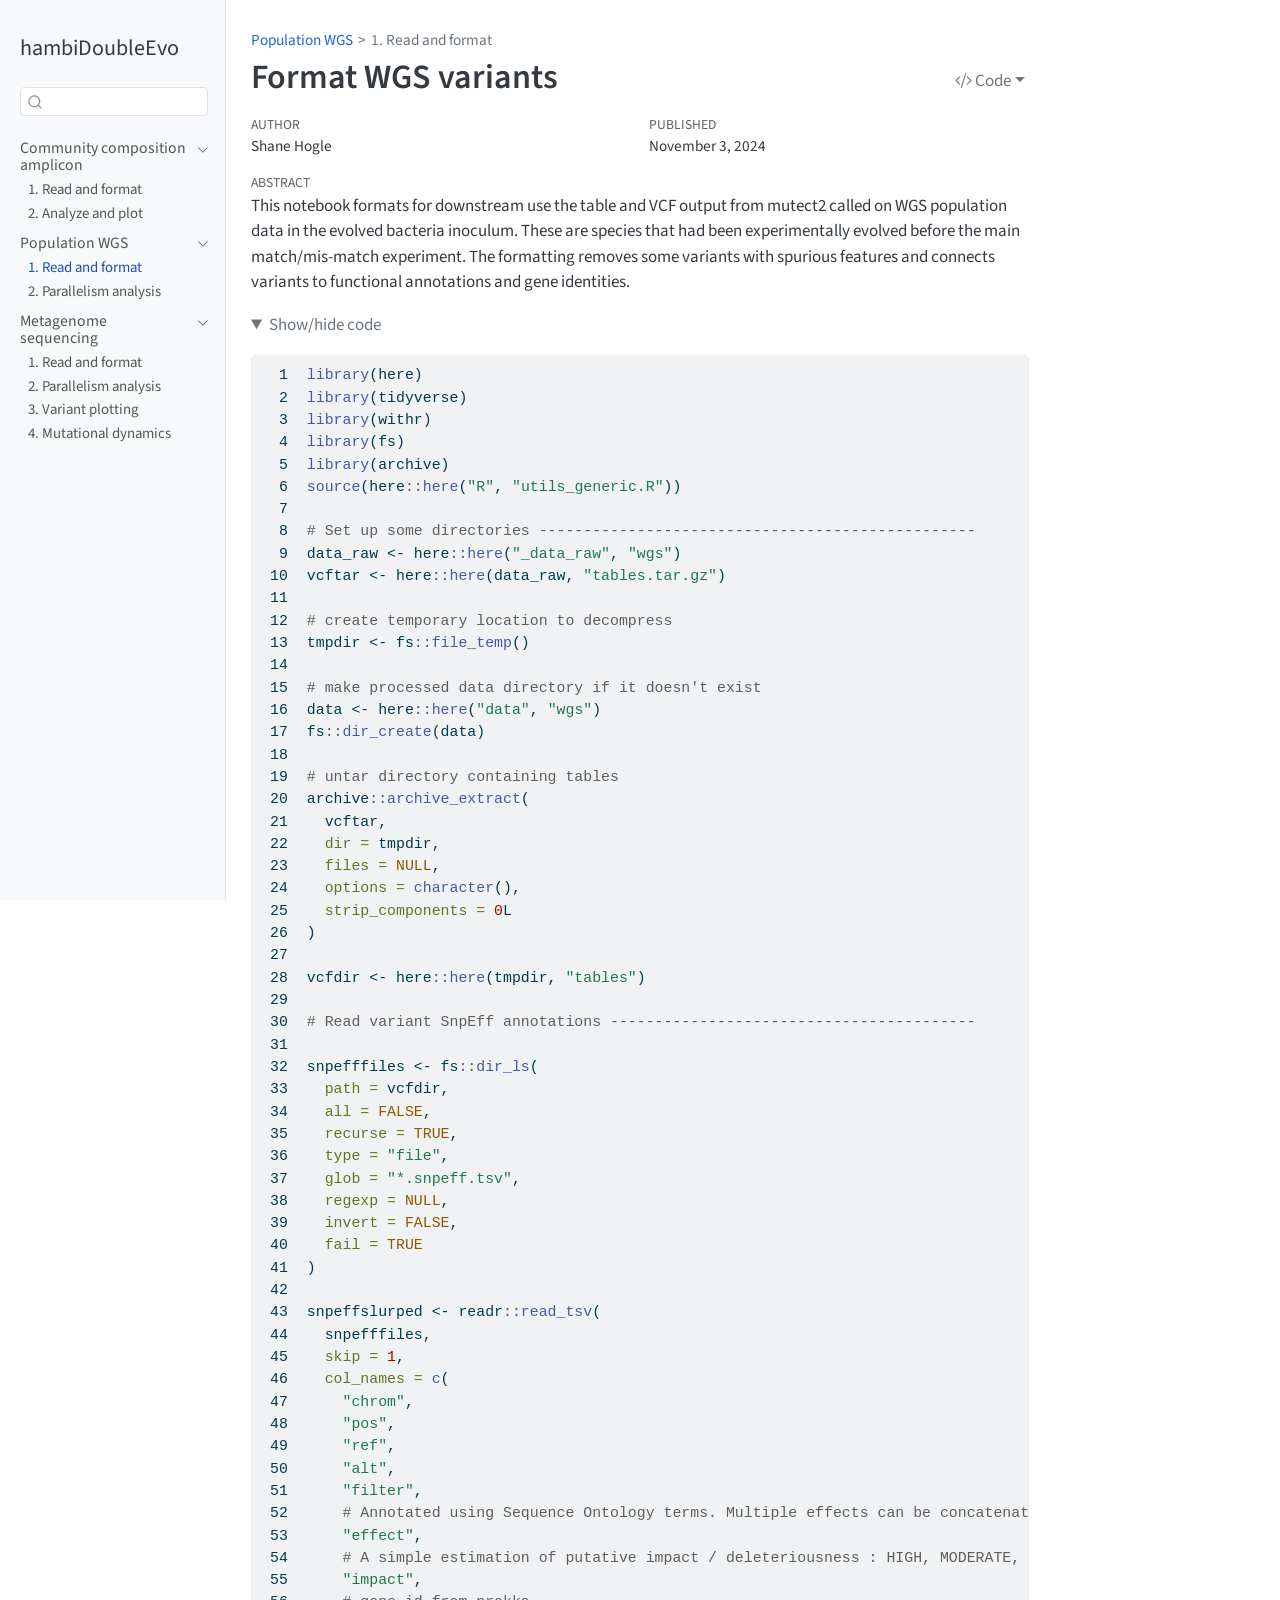
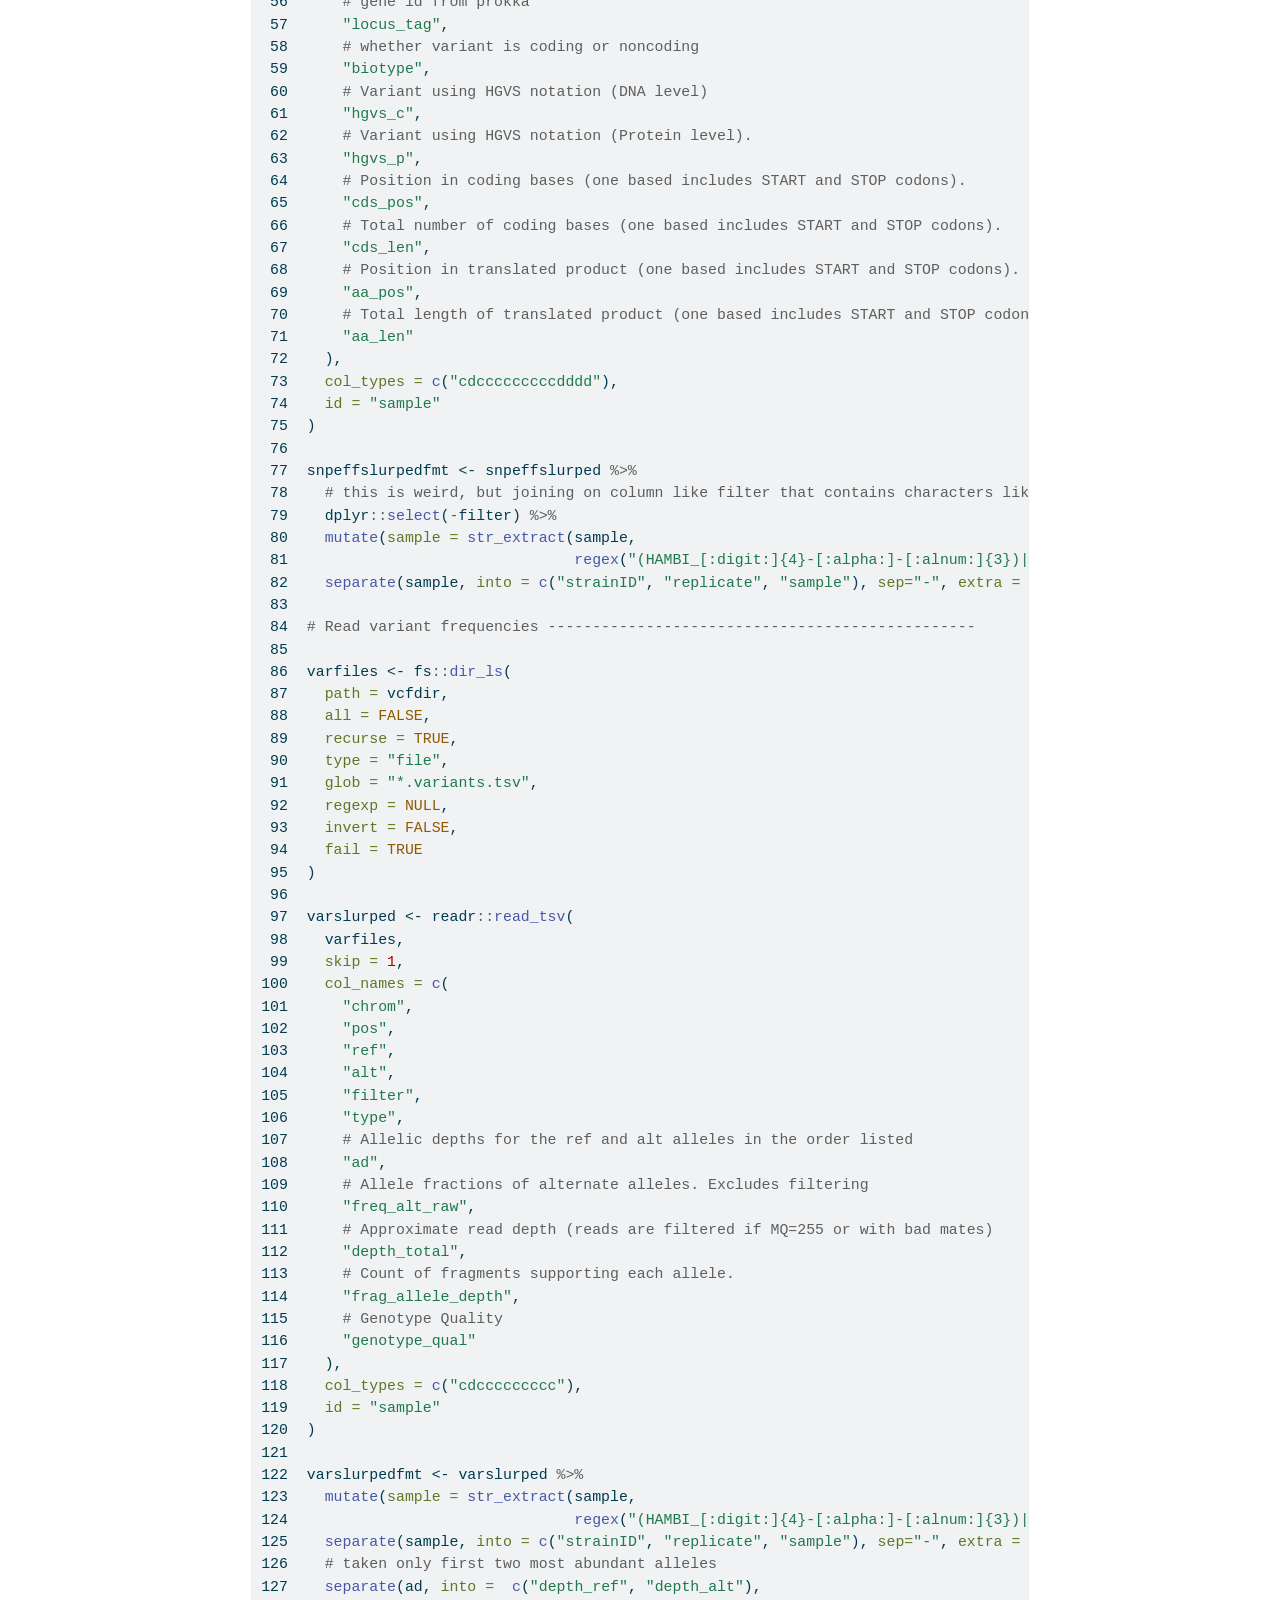
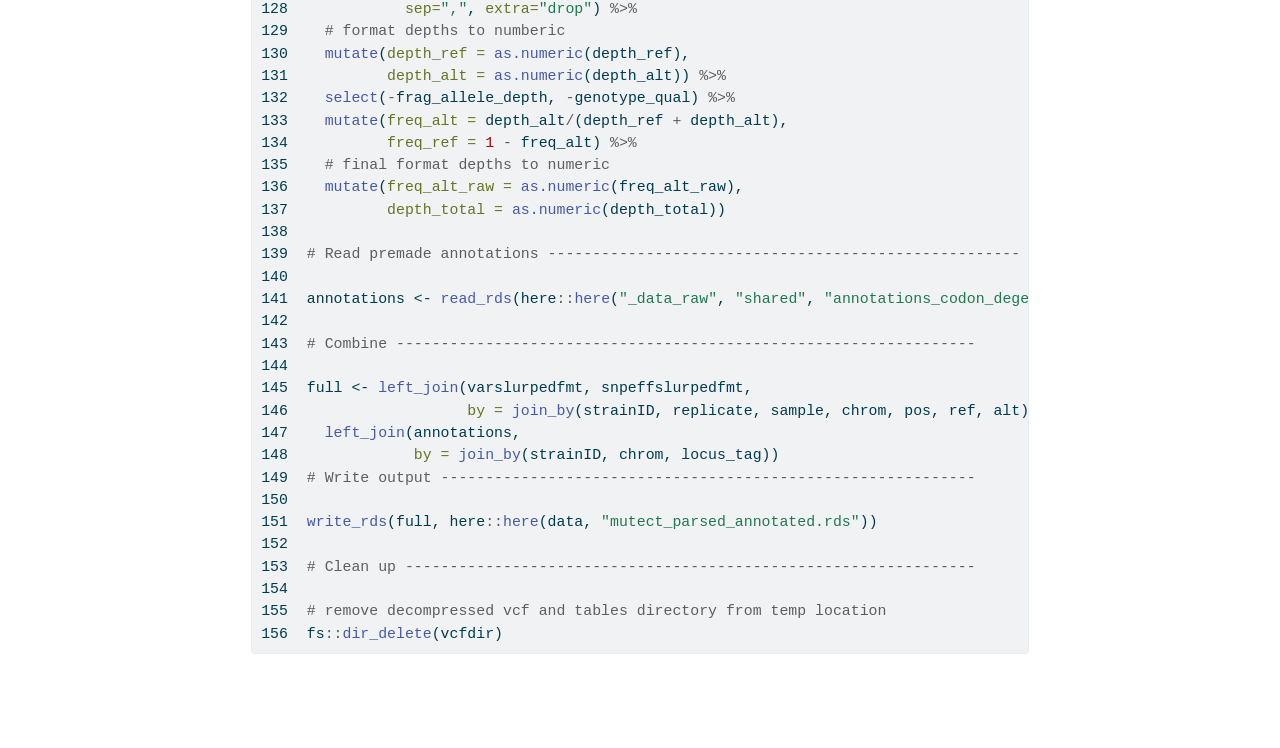
<file: docs/R/wgs/01_format_variants.html>
<!DOCTYPE html>
<html xmlns="http://www.w3.org/1999/xhtml" lang="en" xml:lang="en"><head>

<meta charset="utf-8">
<meta name="generator" content="quarto-1.4.553">

<meta name="viewport" content="width=device-width, initial-scale=1.0, user-scalable=yes">

<meta name="author" content="Shane Hogle">
<meta name="dcterms.date" content="2024-11-03">

<title>hambiDoubleEvo - Format WGS variants</title>
<style>
code{white-space: pre-wrap;}
span.smallcaps{font-variant: small-caps;}
div.columns{display: flex; gap: min(4vw, 1.5em);}
div.column{flex: auto; overflow-x: auto;}
div.hanging-indent{margin-left: 1.5em; text-indent: -1.5em;}
ul.task-list{list-style: none;}
ul.task-list li input[type="checkbox"] {
  width: 0.8em;
  margin: 0 0.8em 0.2em -1em; /* quarto-specific, see https://github.com/quarto-dev/quarto-cli/issues/4556 */ 
  vertical-align: middle;
}
/* CSS for syntax highlighting */
pre > code.sourceCode { white-space: pre; position: relative; }
pre > code.sourceCode > span { line-height: 1.25; }
pre > code.sourceCode > span:empty { height: 1.2em; }
.sourceCode { overflow: visible; }
code.sourceCode > span { color: inherit; text-decoration: inherit; }
div.sourceCode { margin: 1em 0; }
pre.sourceCode { margin: 0; }
@media screen {
div.sourceCode { overflow: auto; }
}
@media print {
pre > code.sourceCode { white-space: pre-wrap; }
pre > code.sourceCode > span { text-indent: -5em; padding-left: 5em; }
}
pre.numberSource code
  { counter-reset: source-line 0; }
pre.numberSource code > span
  { position: relative; left: -4em; counter-increment: source-line; }
pre.numberSource code > span > a:first-child::before
  { content: counter(source-line);
    position: relative; left: -1em; text-align: right; vertical-align: baseline;
    border: none; display: inline-block;
    -webkit-touch-callout: none; -webkit-user-select: none;
    -khtml-user-select: none; -moz-user-select: none;
    -ms-user-select: none; user-select: none;
    padding: 0 4px; width: 4em;
  }
pre.numberSource { margin-left: 3em;  padding-left: 4px; }
div.sourceCode
  {   }
@media screen {
pre > code.sourceCode > span > a:first-child::before { text-decoration: underline; }
}
</style>


<script src="../../site_libs/quarto-nav/quarto-nav.js"></script>
<script src="../../site_libs/quarto-nav/headroom.min.js"></script>
<script src="../../site_libs/clipboard/clipboard.min.js"></script>
<script src="../../site_libs/quarto-search/autocomplete.umd.js"></script>
<script src="../../site_libs/quarto-search/fuse.min.js"></script>
<script src="../../site_libs/quarto-search/quarto-search.js"></script>
<meta name="quarto:offset" content="../../">
<script src="../../site_libs/quarto-html/quarto.js"></script>
<script src="../../site_libs/quarto-html/popper.min.js"></script>
<script src="../../site_libs/quarto-html/tippy.umd.min.js"></script>
<script src="../../site_libs/quarto-html/anchor.min.js"></script>
<link href="../../site_libs/quarto-html/tippy.css" rel="stylesheet">
<link href="../../site_libs/quarto-html/quarto-syntax-highlighting.css" rel="stylesheet" id="quarto-text-highlighting-styles">
<script src="../../site_libs/bootstrap/bootstrap.min.js"></script>
<link href="../../site_libs/bootstrap/bootstrap-icons.css" rel="stylesheet">
<link href="../../site_libs/bootstrap/bootstrap.min.css" rel="stylesheet" id="quarto-bootstrap" data-mode="light">
<script id="quarto-search-options" type="application/json">{
  "location": "sidebar",
  "copy-button": false,
  "collapse-after": 3,
  "panel-placement": "start",
  "type": "textbox",
  "limit": 50,
  "keyboard-shortcut": [
    "f",
    "/",
    "s"
  ],
  "show-item-context": false,
  "language": {
    "search-no-results-text": "No results",
    "search-matching-documents-text": "matching documents",
    "search-copy-link-title": "Copy link to search",
    "search-hide-matches-text": "Hide additional matches",
    "search-more-match-text": "more match in this document",
    "search-more-matches-text": "more matches in this document",
    "search-clear-button-title": "Clear",
    "search-text-placeholder": "",
    "search-detached-cancel-button-title": "Cancel",
    "search-submit-button-title": "Submit",
    "search-label": "Search"
  }
}</script>
<link href="../../site_libs/pagedtable-1.1/css/pagedtable.css" rel="stylesheet">
<script src="../../site_libs/pagedtable-1.1/js/pagedtable.js"></script>


</head>

<body class="nav-sidebar docked">

<div id="quarto-search-results"></div>
  <header id="quarto-header" class="headroom fixed-top">
  <nav class="quarto-secondary-nav">
    <div class="container-fluid d-flex">
      <button type="button" class="quarto-btn-toggle btn" data-bs-toggle="collapse" data-bs-target=".quarto-sidebar-collapse-item" aria-controls="quarto-sidebar" aria-expanded="false" aria-label="Toggle sidebar navigation" onclick="if (window.quartoToggleHeadroom) { window.quartoToggleHeadroom(); }">
        <i class="bi bi-layout-text-sidebar-reverse"></i>
      </button>
        <nav class="quarto-page-breadcrumbs" aria-label="breadcrumb"><ol class="breadcrumb"><li class="breadcrumb-item"><a href="../../R/wgs/01_format_variants.html">Population WGS</a></li><li class="breadcrumb-item"><a href="../../R/wgs/01_format_variants.html">1. Read and format</a></li></ol></nav>
        <a class="flex-grow-1" role="button" data-bs-toggle="collapse" data-bs-target=".quarto-sidebar-collapse-item" aria-controls="quarto-sidebar" aria-expanded="false" aria-label="Toggle sidebar navigation" onclick="if (window.quartoToggleHeadroom) { window.quartoToggleHeadroom(); }">      
        </a>
      <button type="button" class="btn quarto-search-button" aria-label="" onclick="window.quartoOpenSearch();">
        <i class="bi bi-search"></i>
      </button>
    </div>
  </nav>
</header>
<!-- content -->
<div id="quarto-content" class="quarto-container page-columns page-rows-contents page-layout-article">
<!-- sidebar -->
  <nav id="quarto-sidebar" class="sidebar collapse collapse-horizontal quarto-sidebar-collapse-item sidebar-navigation docked overflow-auto">
    <div class="pt-lg-2 mt-2 text-left sidebar-header">
    <div class="sidebar-title mb-0 py-0">
      <a href="../../">hambiDoubleEvo</a> 
    </div>
      </div>
        <div class="mt-2 flex-shrink-0 align-items-center">
        <div class="sidebar-search">
        <div id="quarto-search" class="" title="Search"></div>
        </div>
        </div>
    <div class="sidebar-menu-container"> 
    <ul class="list-unstyled mt-1">
        <li class="sidebar-item sidebar-item-section">
      <div class="sidebar-item-container"> 
            <a class="sidebar-item-text sidebar-link text-start" data-bs-toggle="collapse" data-bs-target="#quarto-sidebar-section-1" aria-expanded="true">
 <span class="menu-text">Community composition amplicon</span></a>
          <a class="sidebar-item-toggle text-start" data-bs-toggle="collapse" data-bs-target="#quarto-sidebar-section-1" aria-expanded="true" aria-label="Toggle section">
            <i class="bi bi-chevron-right ms-2"></i>
          </a> 
      </div>
      <ul id="quarto-sidebar-section-1" class="collapse list-unstyled sidebar-section depth1 show">  
          <li class="sidebar-item">
  <div class="sidebar-item-container"> 
  <a href="../../R/illumina_v3v4/01_rpkm2tab.html" class="sidebar-item-text sidebar-link">
 <span class="menu-text">1. Read and format</span></a>
  </div>
</li>
          <li class="sidebar-item">
  <div class="sidebar-item-container"> 
  <a href="../../R/illumina_v3v4/02_analysis.html" class="sidebar-item-text sidebar-link">
 <span class="menu-text">2. Analyze and plot</span></a>
  </div>
</li>
      </ul>
  </li>
        <li class="sidebar-item sidebar-item-section">
      <div class="sidebar-item-container"> 
            <a class="sidebar-item-text sidebar-link text-start" data-bs-toggle="collapse" data-bs-target="#quarto-sidebar-section-2" aria-expanded="true">
 <span class="menu-text">Population WGS</span></a>
          <a class="sidebar-item-toggle text-start" data-bs-toggle="collapse" data-bs-target="#quarto-sidebar-section-2" aria-expanded="true" aria-label="Toggle section">
            <i class="bi bi-chevron-right ms-2"></i>
          </a> 
      </div>
      <ul id="quarto-sidebar-section-2" class="collapse list-unstyled sidebar-section depth1 show">  
          <li class="sidebar-item">
  <div class="sidebar-item-container"> 
  <a href="../../R/wgs/01_format_variants.html" class="sidebar-item-text sidebar-link active">
 <span class="menu-text">1. Read and format</span></a>
  </div>
</li>
          <li class="sidebar-item">
  <div class="sidebar-item-container"> 
  <a href="../../R/wgs/02_parallelism.html" class="sidebar-item-text sidebar-link">
 <span class="menu-text">2. Parallelism analysis</span></a>
  </div>
</li>
      </ul>
  </li>
        <li class="sidebar-item sidebar-item-section">
      <div class="sidebar-item-container"> 
            <a class="sidebar-item-text sidebar-link text-start" data-bs-toggle="collapse" data-bs-target="#quarto-sidebar-section-3" aria-expanded="true">
 <span class="menu-text">Metagenome sequencing</span></a>
          <a class="sidebar-item-toggle text-start" data-bs-toggle="collapse" data-bs-target="#quarto-sidebar-section-3" aria-expanded="true" aria-label="Toggle section">
            <i class="bi bi-chevron-right ms-2"></i>
          </a> 
      </div>
      <ul id="quarto-sidebar-section-3" class="collapse list-unstyled sidebar-section depth1 show">  
          <li class="sidebar-item">
  <div class="sidebar-item-container"> 
  <a href="../../R/metagenome/01_format_variants.html" class="sidebar-item-text sidebar-link">
 <span class="menu-text">1. Read and format</span></a>
  </div>
</li>
          <li class="sidebar-item">
  <div class="sidebar-item-container"> 
  <a href="../../R/metagenome/02_parallelism.html" class="sidebar-item-text sidebar-link">
 <span class="menu-text">2. Parallelism analysis</span></a>
  </div>
</li>
          <li class="sidebar-item">
  <div class="sidebar-item-container"> 
  <a href="../../R/metagenome/03_analyze_metagenome_variant_timeseries.html" class="sidebar-item-text sidebar-link">
 <span class="menu-text">3. Variant plotting</span></a>
  </div>
</li>
          <li class="sidebar-item">
  <div class="sidebar-item-container"> 
  <a href="../../R/metagenome/04_mutation_dynamics.html" class="sidebar-item-text sidebar-link">
 <span class="menu-text">4. Mutational dynamics</span></a>
  </div>
</li>
      </ul>
  </li>
    </ul>
    </div>
</nav>
<div id="quarto-sidebar-glass" class="quarto-sidebar-collapse-item" data-bs-toggle="collapse" data-bs-target=".quarto-sidebar-collapse-item"></div>
<!-- margin-sidebar -->
    <div id="quarto-margin-sidebar" class="sidebar margin-sidebar">
        
    </div>
<!-- main -->
<main class="content" id="quarto-document-content">

<header id="title-block-header" class="quarto-title-block default"><nav class="quarto-page-breadcrumbs quarto-title-breadcrumbs d-none d-lg-block" aria-label="breadcrumb"><ol class="breadcrumb"><li class="breadcrumb-item"><a href="../../R/wgs/01_format_variants.html">Population WGS</a></li><li class="breadcrumb-item"><a href="../../R/wgs/01_format_variants.html">1. Read and format</a></li></ol></nav>
<div class="quarto-title">
<div class="quarto-title-block"><div><h1 class="title">Format WGS variants</h1><button type="button" class="btn code-tools-button dropdown-toggle" id="quarto-code-tools-menu" data-bs-toggle="dropdown" aria-expanded="false"><i class="bi"></i> Code</button><ul class="dropdown-menu dropdown-menu-end" aria-labelelledby="quarto-code-tools-menu"><li><a id="quarto-show-all-code" class="dropdown-item" href="javascript:void(0)" role="button">Show All Code</a></li><li><a id="quarto-hide-all-code" class="dropdown-item" href="javascript:void(0)" role="button">Hide All Code</a></li><li><hr class="dropdown-divider"></li><li><a id="quarto-view-source" class="dropdown-item" href="javascript:void(0)" role="button">View Source</a></li></ul></div></div>
</div>



<div class="quarto-title-meta">

    <div>
    <div class="quarto-title-meta-heading">Author</div>
    <div class="quarto-title-meta-contents">
             <p>Shane Hogle </p>
          </div>
  </div>
    
    <div>
    <div class="quarto-title-meta-heading">Published</div>
    <div class="quarto-title-meta-contents">
      <p class="date">November 3, 2024</p>
    </div>
  </div>
  
    
  </div>
  
<div>
  <div class="abstract">
    <div class="block-title">Abstract</div>
    This notebook formats for downstream use the table and VCF output from mutect2 called on WGS population data in the evolved bacteria inoculum. These are species that had been experimentally evolved before the main match/mis-match experiment. The formatting removes some variants with spurious features and connects variants to functional annotations and gene identities.
  </div>
</div>


</header>


<div class="cell">
<details open="" class="code-fold">
<summary>Show/hide code</summary>
<div class="sourceCode cell-code" id="cb1"><pre class="sourceCode numberSource r number-lines code-with-copy"><code class="sourceCode r"><span id="cb1-1"><a href="#cb1-1"></a><span class="fu">library</span>(here)</span>
<span id="cb1-2"><a href="#cb1-2"></a><span class="fu">library</span>(tidyverse)</span>
<span id="cb1-3"><a href="#cb1-3"></a><span class="fu">library</span>(withr)</span>
<span id="cb1-4"><a href="#cb1-4"></a><span class="fu">library</span>(fs)</span>
<span id="cb1-5"><a href="#cb1-5"></a><span class="fu">library</span>(archive)</span>
<span id="cb1-6"><a href="#cb1-6"></a><span class="fu">source</span>(here<span class="sc">::</span><span class="fu">here</span>(<span class="st">"R"</span>, <span class="st">"utils_generic.R"</span>))</span>
<span id="cb1-7"><a href="#cb1-7"></a></span>
<span id="cb1-8"><a href="#cb1-8"></a><span class="co"># Set up some directories -------------------------------------------------</span></span>
<span id="cb1-9"><a href="#cb1-9"></a>data_raw <span class="ot">&lt;-</span> here<span class="sc">::</span><span class="fu">here</span>(<span class="st">"_data_raw"</span>, <span class="st">"wgs"</span>)</span>
<span id="cb1-10"><a href="#cb1-10"></a>vcftar <span class="ot">&lt;-</span> here<span class="sc">::</span><span class="fu">here</span>(data_raw, <span class="st">"tables.tar.gz"</span>)</span>
<span id="cb1-11"><a href="#cb1-11"></a></span>
<span id="cb1-12"><a href="#cb1-12"></a><span class="co"># create temporary location to decompress</span></span>
<span id="cb1-13"><a href="#cb1-13"></a>tmpdir <span class="ot">&lt;-</span> fs<span class="sc">::</span><span class="fu">file_temp</span>()</span>
<span id="cb1-14"><a href="#cb1-14"></a></span>
<span id="cb1-15"><a href="#cb1-15"></a><span class="co"># make processed data directory if it doesn't exist</span></span>
<span id="cb1-16"><a href="#cb1-16"></a>data <span class="ot">&lt;-</span> here<span class="sc">::</span><span class="fu">here</span>(<span class="st">"data"</span>, <span class="st">"wgs"</span>)</span>
<span id="cb1-17"><a href="#cb1-17"></a>fs<span class="sc">::</span><span class="fu">dir_create</span>(data)</span>
<span id="cb1-18"><a href="#cb1-18"></a></span>
<span id="cb1-19"><a href="#cb1-19"></a><span class="co"># untar directory containing tables </span></span>
<span id="cb1-20"><a href="#cb1-20"></a>archive<span class="sc">::</span><span class="fu">archive_extract</span>(</span>
<span id="cb1-21"><a href="#cb1-21"></a>  vcftar,</span>
<span id="cb1-22"><a href="#cb1-22"></a>  <span class="at">dir =</span> tmpdir,</span>
<span id="cb1-23"><a href="#cb1-23"></a>  <span class="at">files =</span> <span class="cn">NULL</span>,</span>
<span id="cb1-24"><a href="#cb1-24"></a>  <span class="at">options =</span> <span class="fu">character</span>(),</span>
<span id="cb1-25"><a href="#cb1-25"></a>  <span class="at">strip_components =</span> <span class="dv">0</span>L</span>
<span id="cb1-26"><a href="#cb1-26"></a>)</span>
<span id="cb1-27"><a href="#cb1-27"></a></span>
<span id="cb1-28"><a href="#cb1-28"></a>vcfdir <span class="ot">&lt;-</span> here<span class="sc">::</span><span class="fu">here</span>(tmpdir, <span class="st">"tables"</span>)</span>
<span id="cb1-29"><a href="#cb1-29"></a></span>
<span id="cb1-30"><a href="#cb1-30"></a><span class="co"># Read variant SnpEff annotations -----------------------------------------</span></span>
<span id="cb1-31"><a href="#cb1-31"></a></span>
<span id="cb1-32"><a href="#cb1-32"></a>snpefffiles <span class="ot">&lt;-</span> fs<span class="sc">::</span><span class="fu">dir_ls</span>(</span>
<span id="cb1-33"><a href="#cb1-33"></a>  <span class="at">path =</span> vcfdir,</span>
<span id="cb1-34"><a href="#cb1-34"></a>  <span class="at">all =</span> <span class="cn">FALSE</span>,</span>
<span id="cb1-35"><a href="#cb1-35"></a>  <span class="at">recurse =</span> <span class="cn">TRUE</span>,</span>
<span id="cb1-36"><a href="#cb1-36"></a>  <span class="at">type =</span> <span class="st">"file"</span>,</span>
<span id="cb1-37"><a href="#cb1-37"></a>  <span class="at">glob =</span> <span class="st">"*.snpeff.tsv"</span>,</span>
<span id="cb1-38"><a href="#cb1-38"></a>  <span class="at">regexp =</span> <span class="cn">NULL</span>,</span>
<span id="cb1-39"><a href="#cb1-39"></a>  <span class="at">invert =</span> <span class="cn">FALSE</span>,</span>
<span id="cb1-40"><a href="#cb1-40"></a>  <span class="at">fail =</span> <span class="cn">TRUE</span></span>
<span id="cb1-41"><a href="#cb1-41"></a>)</span>
<span id="cb1-42"><a href="#cb1-42"></a></span>
<span id="cb1-43"><a href="#cb1-43"></a>snpeffslurped <span class="ot">&lt;-</span> readr<span class="sc">::</span><span class="fu">read_tsv</span>(</span>
<span id="cb1-44"><a href="#cb1-44"></a>  snpefffiles,</span>
<span id="cb1-45"><a href="#cb1-45"></a>  <span class="at">skip =</span> <span class="dv">1</span>,</span>
<span id="cb1-46"><a href="#cb1-46"></a>  <span class="at">col_names =</span> <span class="fu">c</span>(</span>
<span id="cb1-47"><a href="#cb1-47"></a>    <span class="st">"chrom"</span>,</span>
<span id="cb1-48"><a href="#cb1-48"></a>    <span class="st">"pos"</span>,</span>
<span id="cb1-49"><a href="#cb1-49"></a>    <span class="st">"ref"</span>,</span>
<span id="cb1-50"><a href="#cb1-50"></a>    <span class="st">"alt"</span>,</span>
<span id="cb1-51"><a href="#cb1-51"></a>    <span class="st">"filter"</span>,</span>
<span id="cb1-52"><a href="#cb1-52"></a>    <span class="co"># Annotated using Sequence Ontology terms. Multiple effects can be concatenated using '&amp;'.</span></span>
<span id="cb1-53"><a href="#cb1-53"></a>    <span class="st">"effect"</span>,</span>
<span id="cb1-54"><a href="#cb1-54"></a>    <span class="co"># A simple estimation of putative impact / deleteriousness : HIGH, MODERATE, LOW, or MODIFIER</span></span>
<span id="cb1-55"><a href="#cb1-55"></a>    <span class="st">"impact"</span>,</span>
<span id="cb1-56"><a href="#cb1-56"></a>    <span class="co"># gene id from prokka</span></span>
<span id="cb1-57"><a href="#cb1-57"></a>    <span class="st">"locus_tag"</span>,</span>
<span id="cb1-58"><a href="#cb1-58"></a>    <span class="co"># whether variant is coding or noncoding</span></span>
<span id="cb1-59"><a href="#cb1-59"></a>    <span class="st">"biotype"</span>,</span>
<span id="cb1-60"><a href="#cb1-60"></a>    <span class="co"># Variant using HGVS notation (DNA level)</span></span>
<span id="cb1-61"><a href="#cb1-61"></a>    <span class="st">"hgvs_c"</span>,</span>
<span id="cb1-62"><a href="#cb1-62"></a>    <span class="co"># Variant using HGVS notation (Protein level).</span></span>
<span id="cb1-63"><a href="#cb1-63"></a>    <span class="st">"hgvs_p"</span>,</span>
<span id="cb1-64"><a href="#cb1-64"></a>    <span class="co"># Position in coding bases (one based includes START and STOP codons).</span></span>
<span id="cb1-65"><a href="#cb1-65"></a>    <span class="st">"cds_pos"</span>,</span>
<span id="cb1-66"><a href="#cb1-66"></a>    <span class="co"># Total number of coding bases (one based includes START and STOP codons).</span></span>
<span id="cb1-67"><a href="#cb1-67"></a>    <span class="st">"cds_len"</span>,</span>
<span id="cb1-68"><a href="#cb1-68"></a>    <span class="co"># Position in translated product (one based includes START and STOP codons).</span></span>
<span id="cb1-69"><a href="#cb1-69"></a>    <span class="st">"aa_pos"</span>,</span>
<span id="cb1-70"><a href="#cb1-70"></a>    <span class="co"># Total length of translated product (one based includes START and STOP codons).</span></span>
<span id="cb1-71"><a href="#cb1-71"></a>    <span class="st">"aa_len"</span></span>
<span id="cb1-72"><a href="#cb1-72"></a>  ),</span>
<span id="cb1-73"><a href="#cb1-73"></a>  <span class="at">col_types =</span> <span class="fu">c</span>(<span class="st">"cdcccccccccdddd"</span>),</span>
<span id="cb1-74"><a href="#cb1-74"></a>  <span class="at">id =</span> <span class="st">"sample"</span></span>
<span id="cb1-75"><a href="#cb1-75"></a>)</span>
<span id="cb1-76"><a href="#cb1-76"></a></span>
<span id="cb1-77"><a href="#cb1-77"></a>snpeffslurpedfmt <span class="ot">&lt;-</span> snpeffslurped <span class="sc">%&gt;%</span> </span>
<span id="cb1-78"><a href="#cb1-78"></a>  <span class="co"># this is weird, but joining on column like filter that contains characters like ';' doesnt work</span></span>
<span id="cb1-79"><a href="#cb1-79"></a>  dplyr<span class="sc">::</span><span class="fu">select</span>(<span class="sc">-</span>filter) <span class="sc">%&gt;%</span> </span>
<span id="cb1-80"><a href="#cb1-80"></a>  <span class="fu">mutate</span>(<span class="at">sample =</span> <span class="fu">str_extract</span>(sample, </span>
<span id="cb1-81"><a href="#cb1-81"></a>                              <span class="fu">regex</span>(<span class="st">"(HAMBI_[:digit:]{4}-[:alpha:]-[:alnum:]{3})|(HAMBI_[:digit:]{4}-[:alpha:]-SH-WGS-[:digit:]{3})"</span>))) <span class="sc">%&gt;%</span> </span>
<span id="cb1-82"><a href="#cb1-82"></a>  <span class="fu">separate</span>(sample, <span class="at">into =</span> <span class="fu">c</span>(<span class="st">"strainID"</span>, <span class="st">"replicate"</span>, <span class="st">"sample"</span>), <span class="at">sep=</span><span class="st">"-"</span>, <span class="at">extra =</span> <span class="st">"merge"</span>)</span>
<span id="cb1-83"><a href="#cb1-83"></a></span>
<span id="cb1-84"><a href="#cb1-84"></a><span class="co"># Read variant frequencies ------------------------------------------------</span></span>
<span id="cb1-85"><a href="#cb1-85"></a></span>
<span id="cb1-86"><a href="#cb1-86"></a>varfiles <span class="ot">&lt;-</span> fs<span class="sc">::</span><span class="fu">dir_ls</span>(</span>
<span id="cb1-87"><a href="#cb1-87"></a>  <span class="at">path =</span> vcfdir,</span>
<span id="cb1-88"><a href="#cb1-88"></a>  <span class="at">all =</span> <span class="cn">FALSE</span>,</span>
<span id="cb1-89"><a href="#cb1-89"></a>  <span class="at">recurse =</span> <span class="cn">TRUE</span>,</span>
<span id="cb1-90"><a href="#cb1-90"></a>  <span class="at">type =</span> <span class="st">"file"</span>,</span>
<span id="cb1-91"><a href="#cb1-91"></a>  <span class="at">glob =</span> <span class="st">"*.variants.tsv"</span>,</span>
<span id="cb1-92"><a href="#cb1-92"></a>  <span class="at">regexp =</span> <span class="cn">NULL</span>,</span>
<span id="cb1-93"><a href="#cb1-93"></a>  <span class="at">invert =</span> <span class="cn">FALSE</span>,</span>
<span id="cb1-94"><a href="#cb1-94"></a>  <span class="at">fail =</span> <span class="cn">TRUE</span></span>
<span id="cb1-95"><a href="#cb1-95"></a>)</span>
<span id="cb1-96"><a href="#cb1-96"></a></span>
<span id="cb1-97"><a href="#cb1-97"></a>varslurped <span class="ot">&lt;-</span> readr<span class="sc">::</span><span class="fu">read_tsv</span>(</span>
<span id="cb1-98"><a href="#cb1-98"></a>  varfiles,</span>
<span id="cb1-99"><a href="#cb1-99"></a>  <span class="at">skip =</span> <span class="dv">1</span>,</span>
<span id="cb1-100"><a href="#cb1-100"></a>  <span class="at">col_names =</span> <span class="fu">c</span>(</span>
<span id="cb1-101"><a href="#cb1-101"></a>    <span class="st">"chrom"</span>,</span>
<span id="cb1-102"><a href="#cb1-102"></a>    <span class="st">"pos"</span>,</span>
<span id="cb1-103"><a href="#cb1-103"></a>    <span class="st">"ref"</span>,</span>
<span id="cb1-104"><a href="#cb1-104"></a>    <span class="st">"alt"</span>,</span>
<span id="cb1-105"><a href="#cb1-105"></a>    <span class="st">"filter"</span>,</span>
<span id="cb1-106"><a href="#cb1-106"></a>    <span class="st">"type"</span>,</span>
<span id="cb1-107"><a href="#cb1-107"></a>    <span class="co"># Allelic depths for the ref and alt alleles in the order listed</span></span>
<span id="cb1-108"><a href="#cb1-108"></a>    <span class="st">"ad"</span>,</span>
<span id="cb1-109"><a href="#cb1-109"></a>    <span class="co"># Allele fractions of alternate alleles. Excludes filtering</span></span>
<span id="cb1-110"><a href="#cb1-110"></a>    <span class="st">"freq_alt_raw"</span>,</span>
<span id="cb1-111"><a href="#cb1-111"></a>    <span class="co"># Approximate read depth (reads are filtered if MQ=255 or with bad mates)</span></span>
<span id="cb1-112"><a href="#cb1-112"></a>    <span class="st">"depth_total"</span>,</span>
<span id="cb1-113"><a href="#cb1-113"></a>    <span class="co"># Count of fragments supporting each allele.</span></span>
<span id="cb1-114"><a href="#cb1-114"></a>    <span class="st">"frag_allele_depth"</span>,</span>
<span id="cb1-115"><a href="#cb1-115"></a>    <span class="co"># Genotype Quality</span></span>
<span id="cb1-116"><a href="#cb1-116"></a>    <span class="st">"genotype_qual"</span></span>
<span id="cb1-117"><a href="#cb1-117"></a>  ),</span>
<span id="cb1-118"><a href="#cb1-118"></a>  <span class="at">col_types =</span> <span class="fu">c</span>(<span class="st">"cdccccccccc"</span>),</span>
<span id="cb1-119"><a href="#cb1-119"></a>  <span class="at">id =</span> <span class="st">"sample"</span></span>
<span id="cb1-120"><a href="#cb1-120"></a>)</span>
<span id="cb1-121"><a href="#cb1-121"></a></span>
<span id="cb1-122"><a href="#cb1-122"></a>varslurpedfmt <span class="ot">&lt;-</span> varslurped <span class="sc">%&gt;%</span> </span>
<span id="cb1-123"><a href="#cb1-123"></a>  <span class="fu">mutate</span>(<span class="at">sample =</span> <span class="fu">str_extract</span>(sample, </span>
<span id="cb1-124"><a href="#cb1-124"></a>                              <span class="fu">regex</span>(<span class="st">"(HAMBI_[:digit:]{4}-[:alpha:]-[:alnum:]{3})|(HAMBI_[:digit:]{4}-[:alpha:]-SH-WGS-[:digit:]{3})"</span>))) <span class="sc">%&gt;%</span> </span>
<span id="cb1-125"><a href="#cb1-125"></a>  <span class="fu">separate</span>(sample, <span class="at">into =</span> <span class="fu">c</span>(<span class="st">"strainID"</span>, <span class="st">"replicate"</span>, <span class="st">"sample"</span>), <span class="at">sep=</span><span class="st">"-"</span>, <span class="at">extra =</span> <span class="st">"merge"</span>) <span class="sc">%&gt;%</span> </span>
<span id="cb1-126"><a href="#cb1-126"></a>  <span class="co"># taken only first two most abundant alleles</span></span>
<span id="cb1-127"><a href="#cb1-127"></a>  <span class="fu">separate</span>(ad, <span class="at">into =</span>  <span class="fu">c</span>(<span class="st">"depth_ref"</span>, <span class="st">"depth_alt"</span>), </span>
<span id="cb1-128"><a href="#cb1-128"></a>           <span class="at">sep=</span><span class="st">","</span>, <span class="at">extra=</span><span class="st">"drop"</span>) <span class="sc">%&gt;%</span> </span>
<span id="cb1-129"><a href="#cb1-129"></a>  <span class="co"># format depths to numberic</span></span>
<span id="cb1-130"><a href="#cb1-130"></a>  <span class="fu">mutate</span>(<span class="at">depth_ref =</span> <span class="fu">as.numeric</span>(depth_ref), </span>
<span id="cb1-131"><a href="#cb1-131"></a>         <span class="at">depth_alt =</span> <span class="fu">as.numeric</span>(depth_alt)) <span class="sc">%&gt;%</span></span>
<span id="cb1-132"><a href="#cb1-132"></a>  <span class="fu">select</span>(<span class="sc">-</span>frag_allele_depth, <span class="sc">-</span>genotype_qual) <span class="sc">%&gt;%</span> </span>
<span id="cb1-133"><a href="#cb1-133"></a>  <span class="fu">mutate</span>(<span class="at">freq_alt =</span> depth_alt<span class="sc">/</span>(depth_ref <span class="sc">+</span> depth_alt),</span>
<span id="cb1-134"><a href="#cb1-134"></a>         <span class="at">freq_ref =</span> <span class="dv">1</span> <span class="sc">-</span> freq_alt) <span class="sc">%&gt;%</span> </span>
<span id="cb1-135"><a href="#cb1-135"></a>  <span class="co"># final format depths to numeric</span></span>
<span id="cb1-136"><a href="#cb1-136"></a>  <span class="fu">mutate</span>(<span class="at">freq_alt_raw =</span> <span class="fu">as.numeric</span>(freq_alt_raw),</span>
<span id="cb1-137"><a href="#cb1-137"></a>         <span class="at">depth_total =</span> <span class="fu">as.numeric</span>(depth_total))</span>
<span id="cb1-138"><a href="#cb1-138"></a></span>
<span id="cb1-139"><a href="#cb1-139"></a><span class="co"># Read premade annotations -----------------------------------------------------</span></span>
<span id="cb1-140"><a href="#cb1-140"></a></span>
<span id="cb1-141"><a href="#cb1-141"></a>annotations <span class="ot">&lt;-</span> <span class="fu">read_rds</span>(here<span class="sc">::</span><span class="fu">here</span>(<span class="st">"_data_raw"</span>, <span class="st">"shared"</span>, <span class="st">"annotations_codon_degeneracy.rds"</span>))</span>
<span id="cb1-142"><a href="#cb1-142"></a></span>
<span id="cb1-143"><a href="#cb1-143"></a><span class="co"># Combine -----------------------------------------------------------------</span></span>
<span id="cb1-144"><a href="#cb1-144"></a></span>
<span id="cb1-145"><a href="#cb1-145"></a>full <span class="ot">&lt;-</span> <span class="fu">left_join</span>(varslurpedfmt, snpeffslurpedfmt,</span>
<span id="cb1-146"><a href="#cb1-146"></a>                  <span class="at">by =</span> <span class="fu">join_by</span>(strainID, replicate, sample, chrom, pos, ref, alt)) <span class="sc">%&gt;%</span></span>
<span id="cb1-147"><a href="#cb1-147"></a>  <span class="fu">left_join</span>(annotations,</span>
<span id="cb1-148"><a href="#cb1-148"></a>            <span class="at">by =</span> <span class="fu">join_by</span>(strainID, chrom, locus_tag))</span>
<span id="cb1-149"><a href="#cb1-149"></a><span class="co"># Write output ------------------------------------------------------------</span></span>
<span id="cb1-150"><a href="#cb1-150"></a></span>
<span id="cb1-151"><a href="#cb1-151"></a><span class="fu">write_rds</span>(full, here<span class="sc">::</span><span class="fu">here</span>(data, <span class="st">"mutect_parsed_annotated.rds"</span>))</span>
<span id="cb1-152"><a href="#cb1-152"></a></span>
<span id="cb1-153"><a href="#cb1-153"></a><span class="co"># Clean up ----------------------------------------------------------------</span></span>
<span id="cb1-154"><a href="#cb1-154"></a></span>
<span id="cb1-155"><a href="#cb1-155"></a><span class="co"># remove decompressed vcf and tables directory from temp location</span></span>
<span id="cb1-156"><a href="#cb1-156"></a>fs<span class="sc">::</span><span class="fu">dir_delete</span>(vcfdir)</span></code><button title="Copy to Clipboard" class="code-copy-button"><i class="bi"></i></button></pre></div>
</details>
</div>


<!-- -->


</main> <!-- /main -->
<script id="quarto-html-after-body" type="application/javascript">
window.document.addEventListener("DOMContentLoaded", function (event) {
  const toggleBodyColorMode = (bsSheetEl) => {
    const mode = bsSheetEl.getAttribute("data-mode");
    const bodyEl = window.document.querySelector("body");
    if (mode === "dark") {
      bodyEl.classList.add("quarto-dark");
      bodyEl.classList.remove("quarto-light");
    } else {
      bodyEl.classList.add("quarto-light");
      bodyEl.classList.remove("quarto-dark");
    }
  }
  const toggleBodyColorPrimary = () => {
    const bsSheetEl = window.document.querySelector("link#quarto-bootstrap");
    if (bsSheetEl) {
      toggleBodyColorMode(bsSheetEl);
    }
  }
  toggleBodyColorPrimary();  
  const icon = "";
  const anchorJS = new window.AnchorJS();
  anchorJS.options = {
    placement: 'right',
    icon: icon
  };
  anchorJS.add('.anchored');
  const isCodeAnnotation = (el) => {
    for (const clz of el.classList) {
      if (clz.startsWith('code-annotation-')) {                     
        return true;
      }
    }
    return false;
  }
  const clipboard = new window.ClipboardJS('.code-copy-button', {
    text: function(trigger) {
      const codeEl = trigger.previousElementSibling.cloneNode(true);
      for (const childEl of codeEl.children) {
        if (isCodeAnnotation(childEl)) {
          childEl.remove();
        }
      }
      return codeEl.innerText;
    }
  });
  clipboard.on('success', function(e) {
    // button target
    const button = e.trigger;
    // don't keep focus
    button.blur();
    // flash "checked"
    button.classList.add('code-copy-button-checked');
    var currentTitle = button.getAttribute("title");
    button.setAttribute("title", "Copied!");
    let tooltip;
    if (window.bootstrap) {
      button.setAttribute("data-bs-toggle", "tooltip");
      button.setAttribute("data-bs-placement", "left");
      button.setAttribute("data-bs-title", "Copied!");
      tooltip = new bootstrap.Tooltip(button, 
        { trigger: "manual", 
          customClass: "code-copy-button-tooltip",
          offset: [0, -8]});
      tooltip.show();    
    }
    setTimeout(function() {
      if (tooltip) {
        tooltip.hide();
        button.removeAttribute("data-bs-title");
        button.removeAttribute("data-bs-toggle");
        button.removeAttribute("data-bs-placement");
      }
      button.setAttribute("title", currentTitle);
      button.classList.remove('code-copy-button-checked');
    }, 1000);
    // clear code selection
    e.clearSelection();
  });
  const viewSource = window.document.getElementById('quarto-view-source') ||
                     window.document.getElementById('quarto-code-tools-source');
  if (viewSource) {
    const sourceUrl = viewSource.getAttribute("data-quarto-source-url");
    viewSource.addEventListener("click", function(e) {
      if (sourceUrl) {
        // rstudio viewer pane
        if (/\bcapabilities=\b/.test(window.location)) {
          window.open(sourceUrl);
        } else {
          window.location.href = sourceUrl;
        }
      } else {
        const modal = new bootstrap.Modal(document.getElementById('quarto-embedded-source-code-modal'));
        modal.show();
      }
      return false;
    });
  }
  function toggleCodeHandler(show) {
    return function(e) {
      const detailsSrc = window.document.querySelectorAll(".cell > details > .sourceCode");
      for (let i=0; i<detailsSrc.length; i++) {
        const details = detailsSrc[i].parentElement;
        if (show) {
          details.open = true;
        } else {
          details.removeAttribute("open");
        }
      }
      const cellCodeDivs = window.document.querySelectorAll(".cell > .sourceCode");
      const fromCls = show ? "hidden" : "unhidden";
      const toCls = show ? "unhidden" : "hidden";
      for (let i=0; i<cellCodeDivs.length; i++) {
        const codeDiv = cellCodeDivs[i];
        if (codeDiv.classList.contains(fromCls)) {
          codeDiv.classList.remove(fromCls);
          codeDiv.classList.add(toCls);
        } 
      }
      return false;
    }
  }
  const hideAllCode = window.document.getElementById("quarto-hide-all-code");
  if (hideAllCode) {
    hideAllCode.addEventListener("click", toggleCodeHandler(false));
  }
  const showAllCode = window.document.getElementById("quarto-show-all-code");
  if (showAllCode) {
    showAllCode.addEventListener("click", toggleCodeHandler(true));
  }
    var localhostRegex = new RegExp(/^(?:http|https):\/\/localhost\:?[0-9]*\//);
    var mailtoRegex = new RegExp(/^mailto:/);
      var filterRegex = new RegExp('/' + window.location.host + '/');
    var isInternal = (href) => {
        return filterRegex.test(href) || localhostRegex.test(href) || mailtoRegex.test(href);
    }
    // Inspect non-navigation links and adorn them if external
 	var links = window.document.querySelectorAll('a[href]:not(.nav-link):not(.navbar-brand):not(.toc-action):not(.sidebar-link):not(.sidebar-item-toggle):not(.pagination-link):not(.no-external):not([aria-hidden]):not(.dropdown-item):not(.quarto-navigation-tool)');
    for (var i=0; i<links.length; i++) {
      const link = links[i];
      if (!isInternal(link.href)) {
        // undo the damage that might have been done by quarto-nav.js in the case of
        // links that we want to consider external
        if (link.dataset.originalHref !== undefined) {
          link.href = link.dataset.originalHref;
        }
      }
    }
  function tippyHover(el, contentFn, onTriggerFn, onUntriggerFn) {
    const config = {
      allowHTML: true,
      maxWidth: 500,
      delay: 100,
      arrow: false,
      appendTo: function(el) {
          return el.parentElement;
      },
      interactive: true,
      interactiveBorder: 10,
      theme: 'quarto',
      placement: 'bottom-start',
    };
    if (contentFn) {
      config.content = contentFn;
    }
    if (onTriggerFn) {
      config.onTrigger = onTriggerFn;
    }
    if (onUntriggerFn) {
      config.onUntrigger = onUntriggerFn;
    }
    window.tippy(el, config); 
  }
  const noterefs = window.document.querySelectorAll('a[role="doc-noteref"]');
  for (var i=0; i<noterefs.length; i++) {
    const ref = noterefs[i];
    tippyHover(ref, function() {
      // use id or data attribute instead here
      let href = ref.getAttribute('data-footnote-href') || ref.getAttribute('href');
      try { href = new URL(href).hash; } catch {}
      const id = href.replace(/^#\/?/, "");
      const note = window.document.getElementById(id);
      if (note) {
        return note.innerHTML;
      } else {
        return "";
      }
    });
  }
  const xrefs = window.document.querySelectorAll('a.quarto-xref');
  const processXRef = (id, note) => {
    // Strip column container classes
    const stripColumnClz = (el) => {
      el.classList.remove("page-full", "page-columns");
      if (el.children) {
        for (const child of el.children) {
          stripColumnClz(child);
        }
      }
    }
    stripColumnClz(note)
    if (id === null || id.startsWith('sec-')) {
      // Special case sections, only their first couple elements
      const container = document.createElement("div");
      if (note.children && note.children.length > 2) {
        container.appendChild(note.children[0].cloneNode(true));
        for (let i = 1; i < note.children.length; i++) {
          const child = note.children[i];
          if (child.tagName === "P" && child.innerText === "") {
            continue;
          } else {
            container.appendChild(child.cloneNode(true));
            break;
          }
        }
        if (window.Quarto?.typesetMath) {
          window.Quarto.typesetMath(container);
        }
        return container.innerHTML
      } else {
        if (window.Quarto?.typesetMath) {
          window.Quarto.typesetMath(note);
        }
        return note.innerHTML;
      }
    } else {
      // Remove any anchor links if they are present
      const anchorLink = note.querySelector('a.anchorjs-link');
      if (anchorLink) {
        anchorLink.remove();
      }
      if (window.Quarto?.typesetMath) {
        window.Quarto.typesetMath(note);
      }
      // TODO in 1.5, we should make sure this works without a callout special case
      if (note.classList.contains("callout")) {
        return note.outerHTML;
      } else {
        return note.innerHTML;
      }
    }
  }
  for (var i=0; i<xrefs.length; i++) {
    const xref = xrefs[i];
    tippyHover(xref, undefined, function(instance) {
      instance.disable();
      let url = xref.getAttribute('href');
      let hash = undefined; 
      if (url.startsWith('#')) {
        hash = url;
      } else {
        try { hash = new URL(url).hash; } catch {}
      }
      if (hash) {
        const id = hash.replace(/^#\/?/, "");
        const note = window.document.getElementById(id);
        if (note !== null) {
          try {
            const html = processXRef(id, note.cloneNode(true));
            instance.setContent(html);
          } finally {
            instance.enable();
            instance.show();
          }
        } else {
          // See if we can fetch this
          fetch(url.split('#')[0])
          .then(res => res.text())
          .then(html => {
            const parser = new DOMParser();
            const htmlDoc = parser.parseFromString(html, "text/html");
            const note = htmlDoc.getElementById(id);
            if (note !== null) {
              const html = processXRef(id, note);
              instance.setContent(html);
            } 
          }).finally(() => {
            instance.enable();
            instance.show();
          });
        }
      } else {
        // See if we can fetch a full url (with no hash to target)
        // This is a special case and we should probably do some content thinning / targeting
        fetch(url)
        .then(res => res.text())
        .then(html => {
          const parser = new DOMParser();
          const htmlDoc = parser.parseFromString(html, "text/html");
          const note = htmlDoc.querySelector('main.content');
          if (note !== null) {
            // This should only happen for chapter cross references
            // (since there is no id in the URL)
            // remove the first header
            if (note.children.length > 0 && note.children[0].tagName === "HEADER") {
              note.children[0].remove();
            }
            const html = processXRef(null, note);
            instance.setContent(html);
          } 
        }).finally(() => {
          instance.enable();
          instance.show();
        });
      }
    }, function(instance) {
    });
  }
      let selectedAnnoteEl;
      const selectorForAnnotation = ( cell, annotation) => {
        let cellAttr = 'data-code-cell="' + cell + '"';
        let lineAttr = 'data-code-annotation="' +  annotation + '"';
        const selector = 'span[' + cellAttr + '][' + lineAttr + ']';
        return selector;
      }
      const selectCodeLines = (annoteEl) => {
        const doc = window.document;
        const targetCell = annoteEl.getAttribute("data-target-cell");
        const targetAnnotation = annoteEl.getAttribute("data-target-annotation");
        const annoteSpan = window.document.querySelector(selectorForAnnotation(targetCell, targetAnnotation));
        const lines = annoteSpan.getAttribute("data-code-lines").split(",");
        const lineIds = lines.map((line) => {
          return targetCell + "-" + line;
        })
        let top = null;
        let height = null;
        let parent = null;
        if (lineIds.length > 0) {
            //compute the position of the single el (top and bottom and make a div)
            const el = window.document.getElementById(lineIds[0]);
            top = el.offsetTop;
            height = el.offsetHeight;
            parent = el.parentElement.parentElement;
          if (lineIds.length > 1) {
            const lastEl = window.document.getElementById(lineIds[lineIds.length - 1]);
            const bottom = lastEl.offsetTop + lastEl.offsetHeight;
            height = bottom - top;
          }
          if (top !== null && height !== null && parent !== null) {
            // cook up a div (if necessary) and position it 
            let div = window.document.getElementById("code-annotation-line-highlight");
            if (div === null) {
              div = window.document.createElement("div");
              div.setAttribute("id", "code-annotation-line-highlight");
              div.style.position = 'absolute';
              parent.appendChild(div);
            }
            div.style.top = top - 2 + "px";
            div.style.height = height + 4 + "px";
            div.style.left = 0;
            let gutterDiv = window.document.getElementById("code-annotation-line-highlight-gutter");
            if (gutterDiv === null) {
              gutterDiv = window.document.createElement("div");
              gutterDiv.setAttribute("id", "code-annotation-line-highlight-gutter");
              gutterDiv.style.position = 'absolute';
              const codeCell = window.document.getElementById(targetCell);
              const gutter = codeCell.querySelector('.code-annotation-gutter');
              gutter.appendChild(gutterDiv);
            }
            gutterDiv.style.top = top - 2 + "px";
            gutterDiv.style.height = height + 4 + "px";
          }
          selectedAnnoteEl = annoteEl;
        }
      };
      const unselectCodeLines = () => {
        const elementsIds = ["code-annotation-line-highlight", "code-annotation-line-highlight-gutter"];
        elementsIds.forEach((elId) => {
          const div = window.document.getElementById(elId);
          if (div) {
            div.remove();
          }
        });
        selectedAnnoteEl = undefined;
      };
        // Handle positioning of the toggle
    window.addEventListener(
      "resize",
      throttle(() => {
        elRect = undefined;
        if (selectedAnnoteEl) {
          selectCodeLines(selectedAnnoteEl);
        }
      }, 10)
    );
    function throttle(fn, ms) {
    let throttle = false;
    let timer;
      return (...args) => {
        if(!throttle) { // first call gets through
            fn.apply(this, args);
            throttle = true;
        } else { // all the others get throttled
            if(timer) clearTimeout(timer); // cancel #2
            timer = setTimeout(() => {
              fn.apply(this, args);
              timer = throttle = false;
            }, ms);
        }
      };
    }
      // Attach click handler to the DT
      const annoteDls = window.document.querySelectorAll('dt[data-target-cell]');
      for (const annoteDlNode of annoteDls) {
        annoteDlNode.addEventListener('click', (event) => {
          const clickedEl = event.target;
          if (clickedEl !== selectedAnnoteEl) {
            unselectCodeLines();
            const activeEl = window.document.querySelector('dt[data-target-cell].code-annotation-active');
            if (activeEl) {
              activeEl.classList.remove('code-annotation-active');
            }
            selectCodeLines(clickedEl);
            clickedEl.classList.add('code-annotation-active');
          } else {
            // Unselect the line
            unselectCodeLines();
            clickedEl.classList.remove('code-annotation-active');
          }
        });
      }
  const findCites = (el) => {
    const parentEl = el.parentElement;
    if (parentEl) {
      const cites = parentEl.dataset.cites;
      if (cites) {
        return {
          el,
          cites: cites.split(' ')
        };
      } else {
        return findCites(el.parentElement)
      }
    } else {
      return undefined;
    }
  };
  var bibliorefs = window.document.querySelectorAll('a[role="doc-biblioref"]');
  for (var i=0; i<bibliorefs.length; i++) {
    const ref = bibliorefs[i];
    const citeInfo = findCites(ref);
    if (citeInfo) {
      tippyHover(citeInfo.el, function() {
        var popup = window.document.createElement('div');
        citeInfo.cites.forEach(function(cite) {
          var citeDiv = window.document.createElement('div');
          citeDiv.classList.add('hanging-indent');
          citeDiv.classList.add('csl-entry');
          var biblioDiv = window.document.getElementById('ref-' + cite);
          if (biblioDiv) {
            citeDiv.innerHTML = biblioDiv.innerHTML;
          }
          popup.appendChild(citeDiv);
        });
        return popup.innerHTML;
      });
    }
  }
});
</script><div class="modal fade" id="quarto-embedded-source-code-modal" tabindex="-1" aria-labelledby="quarto-embedded-source-code-modal-label" aria-hidden="true"><div class="modal-dialog modal-dialog-scrollable"><div class="modal-content"><div class="modal-header"><h5 class="modal-title" id="quarto-embedded-source-code-modal-label">Source Code</h5><button class="btn-close" data-bs-dismiss="modal"></button></div><div class="modal-body"><div class="">
<div class="sourceCode" id="cb2" data-shortcodes="false"><pre class="sourceCode numberSource markdown number-lines code-with-copy"><code class="sourceCode markdown"><span id="cb2-1"><a href="#cb2-1"></a><span class="co">---</span></span>
<span id="cb2-2"><a href="#cb2-2"></a><span class="an">title:</span><span class="co"> "Format WGS variants"</span></span>
<span id="cb2-3"><a href="#cb2-3"></a><span class="an">author:</span><span class="co"> "Shane Hogle"</span></span>
<span id="cb2-4"><a href="#cb2-4"></a><span class="an">date:</span><span class="co"> today</span></span>
<span id="cb2-5"><a href="#cb2-5"></a><span class="an">abstract:</span><span class="co"> "This notebook formats for downstream use the table and VCF output from mutect2 called on WGS population data in the evolved bacteria inoculum. These are species that had been experimentally evolved before the main match/mis-match experiment. The formatting removes some variants with spurious features and connects variants to functional annotations and gene identities."</span></span>
<span id="cb2-6"><a href="#cb2-6"></a><span class="co">---</span></span>
<span id="cb2-7"><a href="#cb2-7"></a></span>
<span id="cb2-10"><a href="#cb2-10"></a><span class="in">```{r}</span></span>
<span id="cb2-11"><a href="#cb2-11"></a><span class="co">#| output: false</span></span>
<span id="cb2-12"><a href="#cb2-12"></a><span class="co">#| warning: false</span></span>
<span id="cb2-13"><a href="#cb2-13"></a><span class="co">#| error: false</span></span>
<span id="cb2-14"><a href="#cb2-14"></a><span class="fu">library</span>(here)</span>
<span id="cb2-15"><a href="#cb2-15"></a><span class="fu">library</span>(tidyverse)</span>
<span id="cb2-16"><a href="#cb2-16"></a><span class="fu">library</span>(withr)</span>
<span id="cb2-17"><a href="#cb2-17"></a><span class="fu">library</span>(fs)</span>
<span id="cb2-18"><a href="#cb2-18"></a><span class="fu">library</span>(archive)</span>
<span id="cb2-19"><a href="#cb2-19"></a><span class="fu">source</span>(here<span class="sc">::</span><span class="fu">here</span>(<span class="st">"R"</span>, <span class="st">"utils_generic.R"</span>))</span>
<span id="cb2-20"><a href="#cb2-20"></a></span>
<span id="cb2-21"><a href="#cb2-21"></a><span class="co"># Set up some directories -------------------------------------------------</span></span>
<span id="cb2-22"><a href="#cb2-22"></a>data_raw <span class="ot">&lt;-</span> here<span class="sc">::</span><span class="fu">here</span>(<span class="st">"_data_raw"</span>, <span class="st">"wgs"</span>)</span>
<span id="cb2-23"><a href="#cb2-23"></a>vcftar <span class="ot">&lt;-</span> here<span class="sc">::</span><span class="fu">here</span>(data_raw, <span class="st">"tables.tar.gz"</span>)</span>
<span id="cb2-24"><a href="#cb2-24"></a></span>
<span id="cb2-25"><a href="#cb2-25"></a><span class="co"># create temporary location to decompress</span></span>
<span id="cb2-26"><a href="#cb2-26"></a>tmpdir <span class="ot">&lt;-</span> fs<span class="sc">::</span><span class="fu">file_temp</span>()</span>
<span id="cb2-27"><a href="#cb2-27"></a></span>
<span id="cb2-28"><a href="#cb2-28"></a><span class="co"># make processed data directory if it doesn't exist</span></span>
<span id="cb2-29"><a href="#cb2-29"></a>data <span class="ot">&lt;-</span> here<span class="sc">::</span><span class="fu">here</span>(<span class="st">"data"</span>, <span class="st">"wgs"</span>)</span>
<span id="cb2-30"><a href="#cb2-30"></a>fs<span class="sc">::</span><span class="fu">dir_create</span>(data)</span>
<span id="cb2-31"><a href="#cb2-31"></a></span>
<span id="cb2-32"><a href="#cb2-32"></a><span class="co"># untar directory containing tables </span></span>
<span id="cb2-33"><a href="#cb2-33"></a>archive<span class="sc">::</span><span class="fu">archive_extract</span>(</span>
<span id="cb2-34"><a href="#cb2-34"></a>  vcftar,</span>
<span id="cb2-35"><a href="#cb2-35"></a>  <span class="at">dir =</span> tmpdir,</span>
<span id="cb2-36"><a href="#cb2-36"></a>  <span class="at">files =</span> <span class="cn">NULL</span>,</span>
<span id="cb2-37"><a href="#cb2-37"></a>  <span class="at">options =</span> <span class="fu">character</span>(),</span>
<span id="cb2-38"><a href="#cb2-38"></a>  <span class="at">strip_components =</span> <span class="dv">0</span>L</span>
<span id="cb2-39"><a href="#cb2-39"></a>)</span>
<span id="cb2-40"><a href="#cb2-40"></a></span>
<span id="cb2-41"><a href="#cb2-41"></a>vcfdir <span class="ot">&lt;-</span> here<span class="sc">::</span><span class="fu">here</span>(tmpdir, <span class="st">"tables"</span>)</span>
<span id="cb2-42"><a href="#cb2-42"></a></span>
<span id="cb2-43"><a href="#cb2-43"></a><span class="co"># Read variant SnpEff annotations -----------------------------------------</span></span>
<span id="cb2-44"><a href="#cb2-44"></a></span>
<span id="cb2-45"><a href="#cb2-45"></a>snpefffiles <span class="ot">&lt;-</span> fs<span class="sc">::</span><span class="fu">dir_ls</span>(</span>
<span id="cb2-46"><a href="#cb2-46"></a>  <span class="at">path =</span> vcfdir,</span>
<span id="cb2-47"><a href="#cb2-47"></a>  <span class="at">all =</span> <span class="cn">FALSE</span>,</span>
<span id="cb2-48"><a href="#cb2-48"></a>  <span class="at">recurse =</span> <span class="cn">TRUE</span>,</span>
<span id="cb2-49"><a href="#cb2-49"></a>  <span class="at">type =</span> <span class="st">"file"</span>,</span>
<span id="cb2-50"><a href="#cb2-50"></a>  <span class="at">glob =</span> <span class="st">"*.snpeff.tsv"</span>,</span>
<span id="cb2-51"><a href="#cb2-51"></a>  <span class="at">regexp =</span> <span class="cn">NULL</span>,</span>
<span id="cb2-52"><a href="#cb2-52"></a>  <span class="at">invert =</span> <span class="cn">FALSE</span>,</span>
<span id="cb2-53"><a href="#cb2-53"></a>  <span class="at">fail =</span> <span class="cn">TRUE</span></span>
<span id="cb2-54"><a href="#cb2-54"></a>)</span>
<span id="cb2-55"><a href="#cb2-55"></a></span>
<span id="cb2-56"><a href="#cb2-56"></a>snpeffslurped <span class="ot">&lt;-</span> readr<span class="sc">::</span><span class="fu">read_tsv</span>(</span>
<span id="cb2-57"><a href="#cb2-57"></a>  snpefffiles,</span>
<span id="cb2-58"><a href="#cb2-58"></a>  <span class="at">skip =</span> <span class="dv">1</span>,</span>
<span id="cb2-59"><a href="#cb2-59"></a>  <span class="at">col_names =</span> <span class="fu">c</span>(</span>
<span id="cb2-60"><a href="#cb2-60"></a>    <span class="st">"chrom"</span>,</span>
<span id="cb2-61"><a href="#cb2-61"></a>    <span class="st">"pos"</span>,</span>
<span id="cb2-62"><a href="#cb2-62"></a>    <span class="st">"ref"</span>,</span>
<span id="cb2-63"><a href="#cb2-63"></a>    <span class="st">"alt"</span>,</span>
<span id="cb2-64"><a href="#cb2-64"></a>    <span class="st">"filter"</span>,</span>
<span id="cb2-65"><a href="#cb2-65"></a>    <span class="co"># Annotated using Sequence Ontology terms. Multiple effects can be concatenated using '&amp;'.</span></span>
<span id="cb2-66"><a href="#cb2-66"></a>    <span class="st">"effect"</span>,</span>
<span id="cb2-67"><a href="#cb2-67"></a>    <span class="co"># A simple estimation of putative impact / deleteriousness : HIGH, MODERATE, LOW, or MODIFIER</span></span>
<span id="cb2-68"><a href="#cb2-68"></a>    <span class="st">"impact"</span>,</span>
<span id="cb2-69"><a href="#cb2-69"></a>    <span class="co"># gene id from prokka</span></span>
<span id="cb2-70"><a href="#cb2-70"></a>    <span class="st">"locus_tag"</span>,</span>
<span id="cb2-71"><a href="#cb2-71"></a>    <span class="co"># whether variant is coding or noncoding</span></span>
<span id="cb2-72"><a href="#cb2-72"></a>    <span class="st">"biotype"</span>,</span>
<span id="cb2-73"><a href="#cb2-73"></a>    <span class="co"># Variant using HGVS notation (DNA level)</span></span>
<span id="cb2-74"><a href="#cb2-74"></a>    <span class="st">"hgvs_c"</span>,</span>
<span id="cb2-75"><a href="#cb2-75"></a>    <span class="co"># Variant using HGVS notation (Protein level).</span></span>
<span id="cb2-76"><a href="#cb2-76"></a>    <span class="st">"hgvs_p"</span>,</span>
<span id="cb2-77"><a href="#cb2-77"></a>    <span class="co"># Position in coding bases (one based includes START and STOP codons).</span></span>
<span id="cb2-78"><a href="#cb2-78"></a>    <span class="st">"cds_pos"</span>,</span>
<span id="cb2-79"><a href="#cb2-79"></a>    <span class="co"># Total number of coding bases (one based includes START and STOP codons).</span></span>
<span id="cb2-80"><a href="#cb2-80"></a>    <span class="st">"cds_len"</span>,</span>
<span id="cb2-81"><a href="#cb2-81"></a>    <span class="co"># Position in translated product (one based includes START and STOP codons).</span></span>
<span id="cb2-82"><a href="#cb2-82"></a>    <span class="st">"aa_pos"</span>,</span>
<span id="cb2-83"><a href="#cb2-83"></a>    <span class="co"># Total length of translated product (one based includes START and STOP codons).</span></span>
<span id="cb2-84"><a href="#cb2-84"></a>    <span class="st">"aa_len"</span></span>
<span id="cb2-85"><a href="#cb2-85"></a>  ),</span>
<span id="cb2-86"><a href="#cb2-86"></a>  <span class="at">col_types =</span> <span class="fu">c</span>(<span class="st">"cdcccccccccdddd"</span>),</span>
<span id="cb2-87"><a href="#cb2-87"></a>  <span class="at">id =</span> <span class="st">"sample"</span></span>
<span id="cb2-88"><a href="#cb2-88"></a>)</span>
<span id="cb2-89"><a href="#cb2-89"></a></span>
<span id="cb2-90"><a href="#cb2-90"></a>snpeffslurpedfmt <span class="ot">&lt;-</span> snpeffslurped <span class="sc">%&gt;%</span> </span>
<span id="cb2-91"><a href="#cb2-91"></a>  <span class="co"># this is weird, but joining on column like filter that contains characters like ';' doesnt work</span></span>
<span id="cb2-92"><a href="#cb2-92"></a>  dplyr<span class="sc">::</span><span class="fu">select</span>(<span class="sc">-</span>filter) <span class="sc">%&gt;%</span> </span>
<span id="cb2-93"><a href="#cb2-93"></a>  <span class="fu">mutate</span>(<span class="at">sample =</span> <span class="fu">str_extract</span>(sample, </span>
<span id="cb2-94"><a href="#cb2-94"></a>                              <span class="fu">regex</span>(<span class="st">"(HAMBI_[:digit:]{4}-[:alpha:]-[:alnum:]{3})|(HAMBI_[:digit:]{4}-[:alpha:]-SH-WGS-[:digit:]{3})"</span>))) <span class="sc">%&gt;%</span> </span>
<span id="cb2-95"><a href="#cb2-95"></a>  <span class="fu">separate</span>(sample, <span class="at">into =</span> <span class="fu">c</span>(<span class="st">"strainID"</span>, <span class="st">"replicate"</span>, <span class="st">"sample"</span>), <span class="at">sep=</span><span class="st">"-"</span>, <span class="at">extra =</span> <span class="st">"merge"</span>)</span>
<span id="cb2-96"><a href="#cb2-96"></a></span>
<span id="cb2-97"><a href="#cb2-97"></a><span class="co"># Read variant frequencies ------------------------------------------------</span></span>
<span id="cb2-98"><a href="#cb2-98"></a></span>
<span id="cb2-99"><a href="#cb2-99"></a>varfiles <span class="ot">&lt;-</span> fs<span class="sc">::</span><span class="fu">dir_ls</span>(</span>
<span id="cb2-100"><a href="#cb2-100"></a>  <span class="at">path =</span> vcfdir,</span>
<span id="cb2-101"><a href="#cb2-101"></a>  <span class="at">all =</span> <span class="cn">FALSE</span>,</span>
<span id="cb2-102"><a href="#cb2-102"></a>  <span class="at">recurse =</span> <span class="cn">TRUE</span>,</span>
<span id="cb2-103"><a href="#cb2-103"></a>  <span class="at">type =</span> <span class="st">"file"</span>,</span>
<span id="cb2-104"><a href="#cb2-104"></a>  <span class="at">glob =</span> <span class="st">"*.variants.tsv"</span>,</span>
<span id="cb2-105"><a href="#cb2-105"></a>  <span class="at">regexp =</span> <span class="cn">NULL</span>,</span>
<span id="cb2-106"><a href="#cb2-106"></a>  <span class="at">invert =</span> <span class="cn">FALSE</span>,</span>
<span id="cb2-107"><a href="#cb2-107"></a>  <span class="at">fail =</span> <span class="cn">TRUE</span></span>
<span id="cb2-108"><a href="#cb2-108"></a>)</span>
<span id="cb2-109"><a href="#cb2-109"></a></span>
<span id="cb2-110"><a href="#cb2-110"></a>varslurped <span class="ot">&lt;-</span> readr<span class="sc">::</span><span class="fu">read_tsv</span>(</span>
<span id="cb2-111"><a href="#cb2-111"></a>  varfiles,</span>
<span id="cb2-112"><a href="#cb2-112"></a>  <span class="at">skip =</span> <span class="dv">1</span>,</span>
<span id="cb2-113"><a href="#cb2-113"></a>  <span class="at">col_names =</span> <span class="fu">c</span>(</span>
<span id="cb2-114"><a href="#cb2-114"></a>    <span class="st">"chrom"</span>,</span>
<span id="cb2-115"><a href="#cb2-115"></a>    <span class="st">"pos"</span>,</span>
<span id="cb2-116"><a href="#cb2-116"></a>    <span class="st">"ref"</span>,</span>
<span id="cb2-117"><a href="#cb2-117"></a>    <span class="st">"alt"</span>,</span>
<span id="cb2-118"><a href="#cb2-118"></a>    <span class="st">"filter"</span>,</span>
<span id="cb2-119"><a href="#cb2-119"></a>    <span class="st">"type"</span>,</span>
<span id="cb2-120"><a href="#cb2-120"></a>    <span class="co"># Allelic depths for the ref and alt alleles in the order listed</span></span>
<span id="cb2-121"><a href="#cb2-121"></a>    <span class="st">"ad"</span>,</span>
<span id="cb2-122"><a href="#cb2-122"></a>    <span class="co"># Allele fractions of alternate alleles. Excludes filtering</span></span>
<span id="cb2-123"><a href="#cb2-123"></a>    <span class="st">"freq_alt_raw"</span>,</span>
<span id="cb2-124"><a href="#cb2-124"></a>    <span class="co"># Approximate read depth (reads are filtered if MQ=255 or with bad mates)</span></span>
<span id="cb2-125"><a href="#cb2-125"></a>    <span class="st">"depth_total"</span>,</span>
<span id="cb2-126"><a href="#cb2-126"></a>    <span class="co"># Count of fragments supporting each allele.</span></span>
<span id="cb2-127"><a href="#cb2-127"></a>    <span class="st">"frag_allele_depth"</span>,</span>
<span id="cb2-128"><a href="#cb2-128"></a>    <span class="co"># Genotype Quality</span></span>
<span id="cb2-129"><a href="#cb2-129"></a>    <span class="st">"genotype_qual"</span></span>
<span id="cb2-130"><a href="#cb2-130"></a>  ),</span>
<span id="cb2-131"><a href="#cb2-131"></a>  <span class="at">col_types =</span> <span class="fu">c</span>(<span class="st">"cdccccccccc"</span>),</span>
<span id="cb2-132"><a href="#cb2-132"></a>  <span class="at">id =</span> <span class="st">"sample"</span></span>
<span id="cb2-133"><a href="#cb2-133"></a>)</span>
<span id="cb2-134"><a href="#cb2-134"></a></span>
<span id="cb2-135"><a href="#cb2-135"></a>varslurpedfmt <span class="ot">&lt;-</span> varslurped <span class="sc">%&gt;%</span> </span>
<span id="cb2-136"><a href="#cb2-136"></a>  <span class="fu">mutate</span>(<span class="at">sample =</span> <span class="fu">str_extract</span>(sample, </span>
<span id="cb2-137"><a href="#cb2-137"></a>                              <span class="fu">regex</span>(<span class="st">"(HAMBI_[:digit:]{4}-[:alpha:]-[:alnum:]{3})|(HAMBI_[:digit:]{4}-[:alpha:]-SH-WGS-[:digit:]{3})"</span>))) <span class="sc">%&gt;%</span> </span>
<span id="cb2-138"><a href="#cb2-138"></a>  <span class="fu">separate</span>(sample, <span class="at">into =</span> <span class="fu">c</span>(<span class="st">"strainID"</span>, <span class="st">"replicate"</span>, <span class="st">"sample"</span>), <span class="at">sep=</span><span class="st">"-"</span>, <span class="at">extra =</span> <span class="st">"merge"</span>) <span class="sc">%&gt;%</span> </span>
<span id="cb2-139"><a href="#cb2-139"></a>  <span class="co"># taken only first two most abundant alleles</span></span>
<span id="cb2-140"><a href="#cb2-140"></a>  <span class="fu">separate</span>(ad, <span class="at">into =</span>  <span class="fu">c</span>(<span class="st">"depth_ref"</span>, <span class="st">"depth_alt"</span>), </span>
<span id="cb2-141"><a href="#cb2-141"></a>           <span class="at">sep=</span><span class="st">","</span>, <span class="at">extra=</span><span class="st">"drop"</span>) <span class="sc">%&gt;%</span> </span>
<span id="cb2-142"><a href="#cb2-142"></a>  <span class="co"># format depths to numberic</span></span>
<span id="cb2-143"><a href="#cb2-143"></a>  <span class="fu">mutate</span>(<span class="at">depth_ref =</span> <span class="fu">as.numeric</span>(depth_ref), </span>
<span id="cb2-144"><a href="#cb2-144"></a>         <span class="at">depth_alt =</span> <span class="fu">as.numeric</span>(depth_alt)) <span class="sc">%&gt;%</span></span>
<span id="cb2-145"><a href="#cb2-145"></a>  <span class="fu">select</span>(<span class="sc">-</span>frag_allele_depth, <span class="sc">-</span>genotype_qual) <span class="sc">%&gt;%</span> </span>
<span id="cb2-146"><a href="#cb2-146"></a>  <span class="fu">mutate</span>(<span class="at">freq_alt =</span> depth_alt<span class="sc">/</span>(depth_ref <span class="sc">+</span> depth_alt),</span>
<span id="cb2-147"><a href="#cb2-147"></a>         <span class="at">freq_ref =</span> <span class="dv">1</span> <span class="sc">-</span> freq_alt) <span class="sc">%&gt;%</span> </span>
<span id="cb2-148"><a href="#cb2-148"></a>  <span class="co"># final format depths to numeric</span></span>
<span id="cb2-149"><a href="#cb2-149"></a>  <span class="fu">mutate</span>(<span class="at">freq_alt_raw =</span> <span class="fu">as.numeric</span>(freq_alt_raw),</span>
<span id="cb2-150"><a href="#cb2-150"></a>         <span class="at">depth_total =</span> <span class="fu">as.numeric</span>(depth_total))</span>
<span id="cb2-151"><a href="#cb2-151"></a></span>
<span id="cb2-152"><a href="#cb2-152"></a><span class="co"># Read premade annotations -----------------------------------------------------</span></span>
<span id="cb2-153"><a href="#cb2-153"></a></span>
<span id="cb2-154"><a href="#cb2-154"></a>annotations <span class="ot">&lt;-</span> <span class="fu">read_rds</span>(here<span class="sc">::</span><span class="fu">here</span>(<span class="st">"_data_raw"</span>, <span class="st">"shared"</span>, <span class="st">"annotations_codon_degeneracy.rds"</span>))</span>
<span id="cb2-155"><a href="#cb2-155"></a></span>
<span id="cb2-156"><a href="#cb2-156"></a><span class="co"># Combine -----------------------------------------------------------------</span></span>
<span id="cb2-157"><a href="#cb2-157"></a></span>
<span id="cb2-158"><a href="#cb2-158"></a>full <span class="ot">&lt;-</span> <span class="fu">left_join</span>(varslurpedfmt, snpeffslurpedfmt,</span>
<span id="cb2-159"><a href="#cb2-159"></a>                  <span class="at">by =</span> <span class="fu">join_by</span>(strainID, replicate, sample, chrom, pos, ref, alt)) <span class="sc">%&gt;%</span></span>
<span id="cb2-160"><a href="#cb2-160"></a>  <span class="fu">left_join</span>(annotations,</span>
<span id="cb2-161"><a href="#cb2-161"></a>            <span class="at">by =</span> <span class="fu">join_by</span>(strainID, chrom, locus_tag))</span>
<span id="cb2-162"><a href="#cb2-162"></a><span class="co"># Write output ------------------------------------------------------------</span></span>
<span id="cb2-163"><a href="#cb2-163"></a></span>
<span id="cb2-164"><a href="#cb2-164"></a><span class="fu">write_rds</span>(full, here<span class="sc">::</span><span class="fu">here</span>(data, <span class="st">"mutect_parsed_annotated.rds"</span>))</span>
<span id="cb2-165"><a href="#cb2-165"></a></span>
<span id="cb2-166"><a href="#cb2-166"></a><span class="co"># Clean up ----------------------------------------------------------------</span></span>
<span id="cb2-167"><a href="#cb2-167"></a></span>
<span id="cb2-168"><a href="#cb2-168"></a><span class="co"># remove decompressed vcf and tables directory from temp location</span></span>
<span id="cb2-169"><a href="#cb2-169"></a>fs<span class="sc">::</span><span class="fu">dir_delete</span>(vcfdir)</span>
<span id="cb2-170"><a href="#cb2-170"></a><span class="in">```</span></span>
</code><button title="Copy to Clipboard" class="code-copy-button"><i class="bi"></i></button></pre></div>
</div></div></div></div></div>
</div> <!-- /content -->




</body></html>
</file>
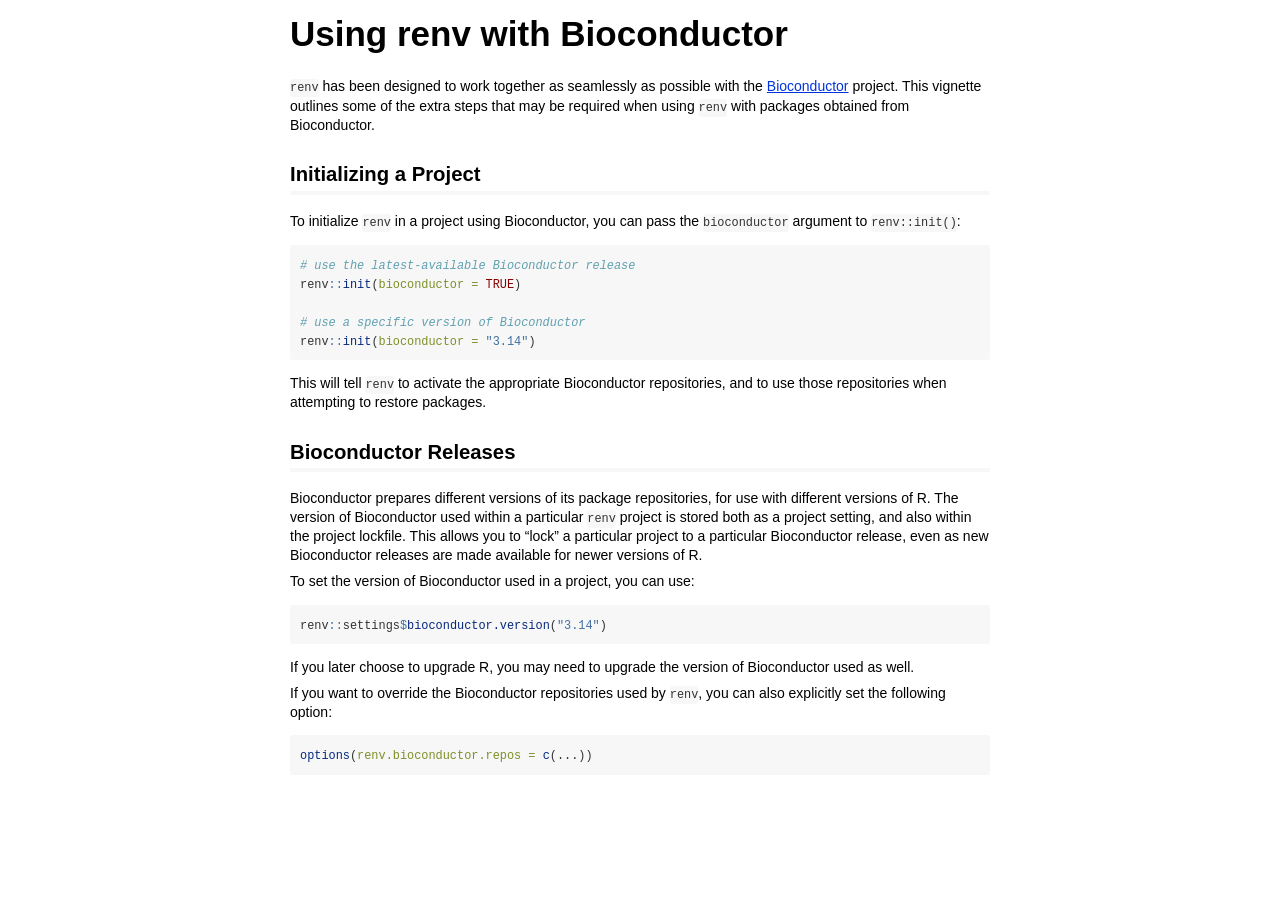
<file: docs/renv/library/R-4.3/x86_64-pc-linux-gnu/renv/doc/bioconductor.html>
<!DOCTYPE html>

<html>

<head>

<meta charset="utf-8" />
<meta name="generator" content="pandoc" />
<meta http-equiv="X-UA-Compatible" content="IE=EDGE" />

<meta name="viewport" content="width=device-width, initial-scale=1" />



<title>Using renv with Bioconductor</title>

<script>// Pandoc 2.9 adds attributes on both header and div. We remove the former (to
// be compatible with the behavior of Pandoc < 2.8).
document.addEventListener('DOMContentLoaded', function(e) {
  var hs = document.querySelectorAll("div.section[class*='level'] > :first-child");
  var i, h, a;
  for (i = 0; i < hs.length; i++) {
    h = hs[i];
    if (!/^h[1-6]$/i.test(h.tagName)) continue;  // it should be a header h1-h6
    a = h.attributes;
    while (a.length > 0) h.removeAttribute(a[0].name);
  }
});
</script>

<style type="text/css">
code{white-space: pre-wrap;}
span.smallcaps{font-variant: small-caps;}
span.underline{text-decoration: underline;}
div.column{display: inline-block; vertical-align: top; width: 50%;}
div.hanging-indent{margin-left: 1.5em; text-indent: -1.5em;}
ul.task-list{list-style: none;}
</style>



<style type="text/css">
code {
white-space: pre;
}
.sourceCode {
overflow: visible;
}
</style>
<style type="text/css" data-origin="pandoc">
pre > code.sourceCode { white-space: pre; position: relative; }
pre > code.sourceCode > span { display: inline-block; line-height: 1.25; }
pre > code.sourceCode > span:empty { height: 1.2em; }
.sourceCode { overflow: visible; }
code.sourceCode > span { color: inherit; text-decoration: inherit; }
div.sourceCode { margin: 1em 0; }
pre.sourceCode { margin: 0; }
@media screen {
div.sourceCode { overflow: auto; }
}
@media print {
pre > code.sourceCode { white-space: pre-wrap; }
pre > code.sourceCode > span { text-indent: -5em; padding-left: 5em; }
}
pre.numberSource code
{ counter-reset: source-line 0; }
pre.numberSource code > span
{ position: relative; left: -4em; counter-increment: source-line; }
pre.numberSource code > span > a:first-child::before
{ content: counter(source-line);
position: relative; left: -1em; text-align: right; vertical-align: baseline;
border: none; display: inline-block;
-webkit-touch-callout: none; -webkit-user-select: none;
-khtml-user-select: none; -moz-user-select: none;
-ms-user-select: none; user-select: none;
padding: 0 4px; width: 4em;
color: #aaaaaa;
}
pre.numberSource { margin-left: 3em; border-left: 1px solid #aaaaaa; padding-left: 4px; }
div.sourceCode
{ }
@media screen {
pre > code.sourceCode > span > a:first-child::before { text-decoration: underline; }
}
code span.al { color: #ff0000; font-weight: bold; } 
code span.an { color: #60a0b0; font-weight: bold; font-style: italic; } 
code span.at { color: #7d9029; } 
code span.bn { color: #40a070; } 
code span.bu { color: #008000; } 
code span.cf { color: #007020; font-weight: bold; } 
code span.ch { color: #4070a0; } 
code span.cn { color: #880000; } 
code span.co { color: #60a0b0; font-style: italic; } 
code span.cv { color: #60a0b0; font-weight: bold; font-style: italic; } 
code span.do { color: #ba2121; font-style: italic; } 
code span.dt { color: #902000; } 
code span.dv { color: #40a070; } 
code span.er { color: #ff0000; font-weight: bold; } 
code span.ex { } 
code span.fl { color: #40a070; } 
code span.fu { color: #06287e; } 
code span.im { color: #008000; font-weight: bold; } 
code span.in { color: #60a0b0; font-weight: bold; font-style: italic; } 
code span.kw { color: #007020; font-weight: bold; } 
code span.op { color: #666666; } 
code span.ot { color: #007020; } 
code span.pp { color: #bc7a00; } 
code span.sc { color: #4070a0; } 
code span.ss { color: #bb6688; } 
code span.st { color: #4070a0; } 
code span.va { color: #19177c; } 
code span.vs { color: #4070a0; } 
code span.wa { color: #60a0b0; font-weight: bold; font-style: italic; } 
</style>
<script>
// apply pandoc div.sourceCode style to pre.sourceCode instead
(function() {
  var sheets = document.styleSheets;
  for (var i = 0; i < sheets.length; i++) {
    if (sheets[i].ownerNode.dataset["origin"] !== "pandoc") continue;
    try { var rules = sheets[i].cssRules; } catch (e) { continue; }
    var j = 0;
    while (j < rules.length) {
      var rule = rules[j];
      // check if there is a div.sourceCode rule
      if (rule.type !== rule.STYLE_RULE || rule.selectorText !== "div.sourceCode") {
        j++;
        continue;
      }
      var style = rule.style.cssText;
      // check if color or background-color is set
      if (rule.style.color === '' && rule.style.backgroundColor === '') {
        j++;
        continue;
      }
      // replace div.sourceCode by a pre.sourceCode rule
      sheets[i].deleteRule(j);
      sheets[i].insertRule('pre.sourceCode{' + style + '}', j);
    }
  }
})();
</script>




<style type="text/css">body {
background-color: #fff;
margin: 1em auto;
max-width: 700px;
overflow: visible;
padding-left: 2em;
padding-right: 2em;
font-family: "Open Sans", "Helvetica Neue", Helvetica, Arial, sans-serif;
font-size: 14px;
line-height: 1.35;
}
#TOC {
clear: both;
margin: 0 0 10px 10px;
padding: 4px;
width: 400px;
border: 1px solid #CCCCCC;
border-radius: 5px;
background-color: #f6f6f6;
font-size: 13px;
line-height: 1.3;
}
#TOC .toctitle {
font-weight: bold;
font-size: 15px;
margin-left: 5px;
}
#TOC ul {
padding-left: 40px;
margin-left: -1.5em;
margin-top: 5px;
margin-bottom: 5px;
}
#TOC ul ul {
margin-left: -2em;
}
#TOC li {
line-height: 16px;
}
table {
margin: 1em auto;
border-width: 1px;
border-color: #DDDDDD;
border-style: outset;
border-collapse: collapse;
}
table th {
border-width: 2px;
padding: 5px;
border-style: inset;
}
table td {
border-width: 1px;
border-style: inset;
line-height: 18px;
padding: 5px 5px;
}
table, table th, table td {
border-left-style: none;
border-right-style: none;
}
table thead, table tr.even {
background-color: #f7f7f7;
}
p {
margin: 0.5em 0;
}
blockquote {
background-color: #f6f6f6;
padding: 0.25em 0.75em;
}
hr {
border-style: solid;
border: none;
border-top: 1px solid #777;
margin: 28px 0;
}
dl {
margin-left: 0;
}
dl dd {
margin-bottom: 13px;
margin-left: 13px;
}
dl dt {
font-weight: bold;
}
ul {
margin-top: 0;
}
ul li {
list-style: circle outside;
}
ul ul {
margin-bottom: 0;
}
pre, code {
background-color: #f7f7f7;
border-radius: 3px;
color: #333;
white-space: pre-wrap; 
}
pre {
border-radius: 3px;
margin: 5px 0px 10px 0px;
padding: 10px;
}
pre:not([class]) {
background-color: #f7f7f7;
}
code {
font-family: Consolas, Monaco, 'Courier New', monospace;
font-size: 85%;
}
p > code, li > code {
padding: 2px 0px;
}
div.figure {
text-align: center;
}
img {
background-color: #FFFFFF;
padding: 2px;
border: 1px solid #DDDDDD;
border-radius: 3px;
border: 1px solid #CCCCCC;
margin: 0 5px;
}
h1 {
margin-top: 0;
font-size: 35px;
line-height: 40px;
}
h2 {
border-bottom: 4px solid #f7f7f7;
padding-top: 10px;
padding-bottom: 2px;
font-size: 145%;
}
h3 {
border-bottom: 2px solid #f7f7f7;
padding-top: 10px;
font-size: 120%;
}
h4 {
border-bottom: 1px solid #f7f7f7;
margin-left: 8px;
font-size: 105%;
}
h5, h6 {
border-bottom: 1px solid #ccc;
font-size: 105%;
}
a {
color: #0033dd;
text-decoration: none;
}
a:hover {
color: #6666ff; }
a:visited {
color: #800080; }
a:visited:hover {
color: #BB00BB; }
a[href^="http:"] {
text-decoration: underline; }
a[href^="https:"] {
text-decoration: underline; }

code > span.kw { color: #555; font-weight: bold; } 
code > span.dt { color: #902000; } 
code > span.dv { color: #40a070; } 
code > span.bn { color: #d14; } 
code > span.fl { color: #d14; } 
code > span.ch { color: #d14; } 
code > span.st { color: #d14; } 
code > span.co { color: #888888; font-style: italic; } 
code > span.ot { color: #007020; } 
code > span.al { color: #ff0000; font-weight: bold; } 
code > span.fu { color: #900; font-weight: bold; } 
code > span.er { color: #a61717; background-color: #e3d2d2; } 
</style>




</head>

<body>




<h1 class="title toc-ignore">Using renv with Bioconductor</h1>



<p><code>renv</code> has been designed to work together as seamlessly as
possible with the <a href="https://bioconductor.org/">Bioconductor</a>
project. This vignette outlines some of the extra steps that may be
required when using <code>renv</code> with packages obtained from
Bioconductor.</p>
<div id="initializing-a-project" class="section level2">
<h2>Initializing a Project</h2>
<p>To initialize <code>renv</code> in a project using Bioconductor, you
can pass the <code>bioconductor</code> argument to
<code>renv::init()</code>:</p>
<div class="sourceCode" id="cb1"><pre class="sourceCode r"><code class="sourceCode r"><span id="cb1-1"><a href="#cb1-1" tabindex="-1"></a><span class="co"># use the latest-available Bioconductor release</span></span>
<span id="cb1-2"><a href="#cb1-2" tabindex="-1"></a>renv<span class="sc">::</span><span class="fu">init</span>(<span class="at">bioconductor =</span> <span class="cn">TRUE</span>)</span>
<span id="cb1-3"><a href="#cb1-3" tabindex="-1"></a></span>
<span id="cb1-4"><a href="#cb1-4" tabindex="-1"></a><span class="co"># use a specific version of Bioconductor</span></span>
<span id="cb1-5"><a href="#cb1-5" tabindex="-1"></a>renv<span class="sc">::</span><span class="fu">init</span>(<span class="at">bioconductor =</span> <span class="st">&quot;3.14&quot;</span>)</span></code></pre></div>
<p>This will tell <code>renv</code> to activate the appropriate
Bioconductor repositories, and to use those repositories when attempting
to restore packages.</p>
</div>
<div id="bioconductor-releases" class="section level2">
<h2>Bioconductor Releases</h2>
<p>Bioconductor prepares different versions of its package repositories,
for use with different versions of R. The version of Bioconductor used
within a particular <code>renv</code> project is stored both as a
project setting, and also within the project lockfile. This allows you
to “lock” a particular project to a particular Bioconductor release,
even as new Bioconductor releases are made available for newer versions
of R.</p>
<p>To set the version of Bioconductor used in a project, you can
use:</p>
<div class="sourceCode" id="cb2"><pre class="sourceCode r"><code class="sourceCode r"><span id="cb2-1"><a href="#cb2-1" tabindex="-1"></a>renv<span class="sc">::</span>settings<span class="sc">$</span><span class="fu">bioconductor.version</span>(<span class="st">&quot;3.14&quot;</span>)</span></code></pre></div>
<p>If you later choose to upgrade R, you may need to upgrade the version
of Bioconductor used as well.</p>
<p>If you want to override the Bioconductor repositories used by
<code>renv</code>, you can also explicitly set the following option:</p>
<div class="sourceCode" id="cb3"><pre class="sourceCode r"><code class="sourceCode r"><span id="cb3-1"><a href="#cb3-1" tabindex="-1"></a><span class="fu">options</span>(<span class="at">renv.bioconductor.repos =</span> <span class="fu">c</span>(...))</span></code></pre></div>
</div>



<!-- code folding -->


<!-- dynamically load mathjax for compatibility with self-contained -->
<script>
  (function () {
    var script = document.createElement("script");
    script.type = "text/javascript";
    script.src  = "https://mathjax.rstudio.com/latest/MathJax.js?config=TeX-AMS-MML_HTMLorMML";
    document.getElementsByTagName("head")[0].appendChild(script);
  })();
</script>

</body>
</html>
</file>
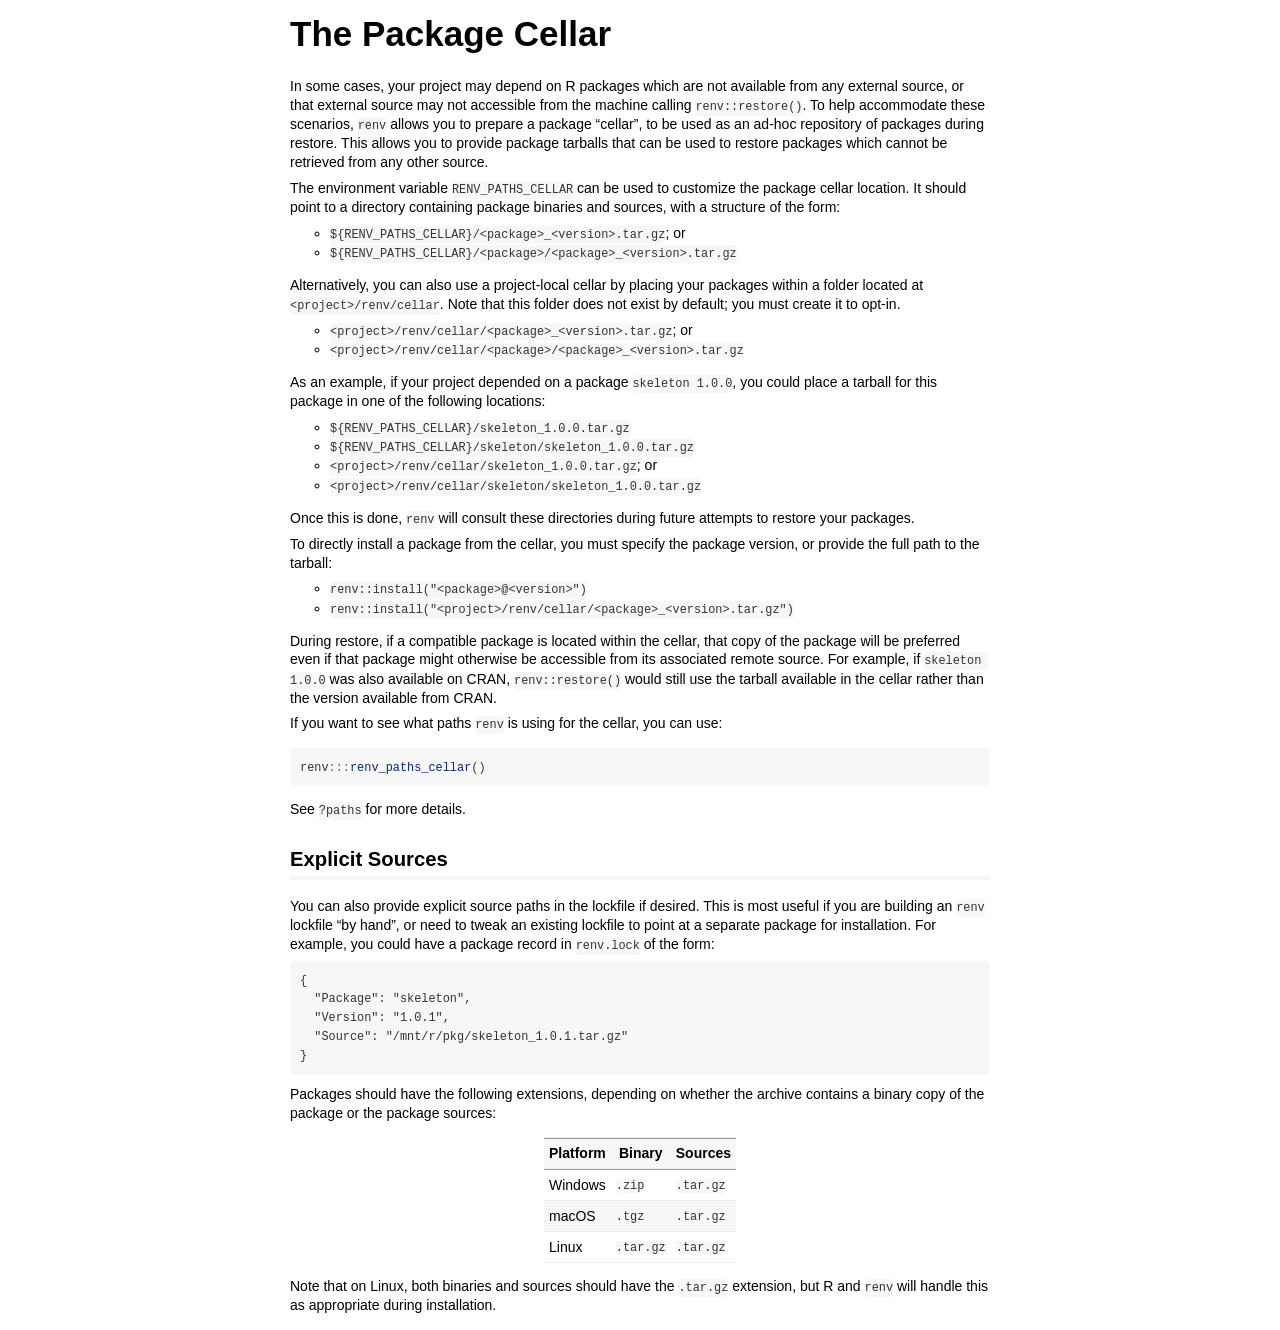
<file: docs/renv/library/R-4.3/x86_64-pc-linux-gnu/renv/doc/cellar.html>
<!DOCTYPE html>

<html>

<head>

<meta charset="utf-8" />
<meta name="generator" content="pandoc" />
<meta http-equiv="X-UA-Compatible" content="IE=EDGE" />

<meta name="viewport" content="width=device-width, initial-scale=1" />



<title>The Package Cellar</title>

<script>// Pandoc 2.9 adds attributes on both header and div. We remove the former (to
// be compatible with the behavior of Pandoc < 2.8).
document.addEventListener('DOMContentLoaded', function(e) {
  var hs = document.querySelectorAll("div.section[class*='level'] > :first-child");
  var i, h, a;
  for (i = 0; i < hs.length; i++) {
    h = hs[i];
    if (!/^h[1-6]$/i.test(h.tagName)) continue;  // it should be a header h1-h6
    a = h.attributes;
    while (a.length > 0) h.removeAttribute(a[0].name);
  }
});
</script>

<style type="text/css">
code{white-space: pre-wrap;}
span.smallcaps{font-variant: small-caps;}
span.underline{text-decoration: underline;}
div.column{display: inline-block; vertical-align: top; width: 50%;}
div.hanging-indent{margin-left: 1.5em; text-indent: -1.5em;}
ul.task-list{list-style: none;}
</style>



<style type="text/css">
code {
white-space: pre;
}
.sourceCode {
overflow: visible;
}
</style>
<style type="text/css" data-origin="pandoc">
pre > code.sourceCode { white-space: pre; position: relative; }
pre > code.sourceCode > span { display: inline-block; line-height: 1.25; }
pre > code.sourceCode > span:empty { height: 1.2em; }
.sourceCode { overflow: visible; }
code.sourceCode > span { color: inherit; text-decoration: inherit; }
div.sourceCode { margin: 1em 0; }
pre.sourceCode { margin: 0; }
@media screen {
div.sourceCode { overflow: auto; }
}
@media print {
pre > code.sourceCode { white-space: pre-wrap; }
pre > code.sourceCode > span { text-indent: -5em; padding-left: 5em; }
}
pre.numberSource code
{ counter-reset: source-line 0; }
pre.numberSource code > span
{ position: relative; left: -4em; counter-increment: source-line; }
pre.numberSource code > span > a:first-child::before
{ content: counter(source-line);
position: relative; left: -1em; text-align: right; vertical-align: baseline;
border: none; display: inline-block;
-webkit-touch-callout: none; -webkit-user-select: none;
-khtml-user-select: none; -moz-user-select: none;
-ms-user-select: none; user-select: none;
padding: 0 4px; width: 4em;
color: #aaaaaa;
}
pre.numberSource { margin-left: 3em; border-left: 1px solid #aaaaaa; padding-left: 4px; }
div.sourceCode
{ }
@media screen {
pre > code.sourceCode > span > a:first-child::before { text-decoration: underline; }
}
code span.al { color: #ff0000; font-weight: bold; } 
code span.an { color: #60a0b0; font-weight: bold; font-style: italic; } 
code span.at { color: #7d9029; } 
code span.bn { color: #40a070; } 
code span.bu { color: #008000; } 
code span.cf { color: #007020; font-weight: bold; } 
code span.ch { color: #4070a0; } 
code span.cn { color: #880000; } 
code span.co { color: #60a0b0; font-style: italic; } 
code span.cv { color: #60a0b0; font-weight: bold; font-style: italic; } 
code span.do { color: #ba2121; font-style: italic; } 
code span.dt { color: #902000; } 
code span.dv { color: #40a070; } 
code span.er { color: #ff0000; font-weight: bold; } 
code span.ex { } 
code span.fl { color: #40a070; } 
code span.fu { color: #06287e; } 
code span.im { color: #008000; font-weight: bold; } 
code span.in { color: #60a0b0; font-weight: bold; font-style: italic; } 
code span.kw { color: #007020; font-weight: bold; } 
code span.op { color: #666666; } 
code span.ot { color: #007020; } 
code span.pp { color: #bc7a00; } 
code span.sc { color: #4070a0; } 
code span.ss { color: #bb6688; } 
code span.st { color: #4070a0; } 
code span.va { color: #19177c; } 
code span.vs { color: #4070a0; } 
code span.wa { color: #60a0b0; font-weight: bold; font-style: italic; } 
</style>
<script>
// apply pandoc div.sourceCode style to pre.sourceCode instead
(function() {
  var sheets = document.styleSheets;
  for (var i = 0; i < sheets.length; i++) {
    if (sheets[i].ownerNode.dataset["origin"] !== "pandoc") continue;
    try { var rules = sheets[i].cssRules; } catch (e) { continue; }
    var j = 0;
    while (j < rules.length) {
      var rule = rules[j];
      // check if there is a div.sourceCode rule
      if (rule.type !== rule.STYLE_RULE || rule.selectorText !== "div.sourceCode") {
        j++;
        continue;
      }
      var style = rule.style.cssText;
      // check if color or background-color is set
      if (rule.style.color === '' && rule.style.backgroundColor === '') {
        j++;
        continue;
      }
      // replace div.sourceCode by a pre.sourceCode rule
      sheets[i].deleteRule(j);
      sheets[i].insertRule('pre.sourceCode{' + style + '}', j);
    }
  }
})();
</script>




<style type="text/css">body {
background-color: #fff;
margin: 1em auto;
max-width: 700px;
overflow: visible;
padding-left: 2em;
padding-right: 2em;
font-family: "Open Sans", "Helvetica Neue", Helvetica, Arial, sans-serif;
font-size: 14px;
line-height: 1.35;
}
#TOC {
clear: both;
margin: 0 0 10px 10px;
padding: 4px;
width: 400px;
border: 1px solid #CCCCCC;
border-radius: 5px;
background-color: #f6f6f6;
font-size: 13px;
line-height: 1.3;
}
#TOC .toctitle {
font-weight: bold;
font-size: 15px;
margin-left: 5px;
}
#TOC ul {
padding-left: 40px;
margin-left: -1.5em;
margin-top: 5px;
margin-bottom: 5px;
}
#TOC ul ul {
margin-left: -2em;
}
#TOC li {
line-height: 16px;
}
table {
margin: 1em auto;
border-width: 1px;
border-color: #DDDDDD;
border-style: outset;
border-collapse: collapse;
}
table th {
border-width: 2px;
padding: 5px;
border-style: inset;
}
table td {
border-width: 1px;
border-style: inset;
line-height: 18px;
padding: 5px 5px;
}
table, table th, table td {
border-left-style: none;
border-right-style: none;
}
table thead, table tr.even {
background-color: #f7f7f7;
}
p {
margin: 0.5em 0;
}
blockquote {
background-color: #f6f6f6;
padding: 0.25em 0.75em;
}
hr {
border-style: solid;
border: none;
border-top: 1px solid #777;
margin: 28px 0;
}
dl {
margin-left: 0;
}
dl dd {
margin-bottom: 13px;
margin-left: 13px;
}
dl dt {
font-weight: bold;
}
ul {
margin-top: 0;
}
ul li {
list-style: circle outside;
}
ul ul {
margin-bottom: 0;
}
pre, code {
background-color: #f7f7f7;
border-radius: 3px;
color: #333;
white-space: pre-wrap; 
}
pre {
border-radius: 3px;
margin: 5px 0px 10px 0px;
padding: 10px;
}
pre:not([class]) {
background-color: #f7f7f7;
}
code {
font-family: Consolas, Monaco, 'Courier New', monospace;
font-size: 85%;
}
p > code, li > code {
padding: 2px 0px;
}
div.figure {
text-align: center;
}
img {
background-color: #FFFFFF;
padding: 2px;
border: 1px solid #DDDDDD;
border-radius: 3px;
border: 1px solid #CCCCCC;
margin: 0 5px;
}
h1 {
margin-top: 0;
font-size: 35px;
line-height: 40px;
}
h2 {
border-bottom: 4px solid #f7f7f7;
padding-top: 10px;
padding-bottom: 2px;
font-size: 145%;
}
h3 {
border-bottom: 2px solid #f7f7f7;
padding-top: 10px;
font-size: 120%;
}
h4 {
border-bottom: 1px solid #f7f7f7;
margin-left: 8px;
font-size: 105%;
}
h5, h6 {
border-bottom: 1px solid #ccc;
font-size: 105%;
}
a {
color: #0033dd;
text-decoration: none;
}
a:hover {
color: #6666ff; }
a:visited {
color: #800080; }
a:visited:hover {
color: #BB00BB; }
a[href^="http:"] {
text-decoration: underline; }
a[href^="https:"] {
text-decoration: underline; }

code > span.kw { color: #555; font-weight: bold; } 
code > span.dt { color: #902000; } 
code > span.dv { color: #40a070; } 
code > span.bn { color: #d14; } 
code > span.fl { color: #d14; } 
code > span.ch { color: #d14; } 
code > span.st { color: #d14; } 
code > span.co { color: #888888; font-style: italic; } 
code > span.ot { color: #007020; } 
code > span.al { color: #ff0000; font-weight: bold; } 
code > span.fu { color: #900; font-weight: bold; } 
code > span.er { color: #a61717; background-color: #e3d2d2; } 
</style>




</head>

<body>




<h1 class="title toc-ignore">The Package Cellar</h1>



<p>In some cases, your project may depend on R packages which are not
available from any external source, or that external source may not
accessible from the machine calling <code>renv::restore()</code>. To
help accommodate these scenarios, <code>renv</code> allows you to
prepare a package “cellar”, to be used as an ad-hoc repository of
packages during restore. This allows you to provide package tarballs
that can be used to restore packages which cannot be retrieved from any
other source.</p>
<p>The environment variable <code>RENV_PATHS_CELLAR</code> can be used
to customize the package cellar location. It should point to a directory
containing package binaries and sources, with a structure of the
form:</p>
<ul>
<li><code>${RENV_PATHS_CELLAR}/&lt;package&gt;_&lt;version&gt;.tar.gz</code>;
or</li>
<li><code>${RENV_PATHS_CELLAR}/&lt;package&gt;/&lt;package&gt;_&lt;version&gt;.tar.gz</code></li>
</ul>
<p>Alternatively, you can also use a project-local cellar by placing
your packages within a folder located at
<code>&lt;project&gt;/renv/cellar</code>. Note that this folder does not
exist by default; you must create it to opt-in.</p>
<ul>
<li><code>&lt;project&gt;/renv/cellar/&lt;package&gt;_&lt;version&gt;.tar.gz</code>;
or</li>
<li><code>&lt;project&gt;/renv/cellar/&lt;package&gt;/&lt;package&gt;_&lt;version&gt;.tar.gz</code></li>
</ul>
<p>As an example, if your project depended on a package
<code>skeleton 1.0.0</code>, you could place a tarball for this package
in one of the following locations:</p>
<ul>
<li><code>${RENV_PATHS_CELLAR}/skeleton_1.0.0.tar.gz</code></li>
<li><code>${RENV_PATHS_CELLAR}/skeleton/skeleton_1.0.0.tar.gz</code></li>
<li><code>&lt;project&gt;/renv/cellar/skeleton_1.0.0.tar.gz</code>;
or</li>
<li><code>&lt;project&gt;/renv/cellar/skeleton/skeleton_1.0.0.tar.gz</code></li>
</ul>
<p>Once this is done, <code>renv</code> will consult these directories
during future attempts to restore your packages.</p>
<p>To directly install a package from the cellar, you must specify the
package version, or provide the full path to the tarball:</p>
<ul>
<li><code>renv::install(&quot;&lt;package&gt;@&lt;version&gt;&quot;)</code></li>
<li><code>renv::install(&quot;&lt;project&gt;/renv/cellar/&lt;package&gt;_&lt;version&gt;.tar.gz&quot;)</code></li>
</ul>
<p>During restore, if a compatible package is located within the cellar,
that copy of the package will be preferred even if that package might
otherwise be accessible from its associated remote source. For example,
if <code>skeleton 1.0.0</code> was also available on CRAN,
<code>renv::restore()</code> would still use the tarball available in
the cellar rather than the version available from CRAN.</p>
<p>If you want to see what paths <code>renv</code> is using for the
cellar, you can use:</p>
<div class="sourceCode" id="cb1"><pre class="sourceCode r"><code class="sourceCode r"><span id="cb1-1"><a href="#cb1-1" tabindex="-1"></a>renv<span class="sc">:::</span><span class="fu">renv_paths_cellar</span>()</span></code></pre></div>
<p>See <code>?paths</code> for more details.</p>
<div id="explicit-sources" class="section level2">
<h2>Explicit Sources</h2>
<p>You can also provide explicit source paths in the lockfile if
desired. This is most useful if you are building an <code>renv</code>
lockfile “by hand”, or need to tweak an existing lockfile to point at a
separate package for installation. For example, you could have a package
record in <code>renv.lock</code> of the form:</p>
<pre><code>{
  &quot;Package&quot;: &quot;skeleton&quot;,
  &quot;Version&quot;: &quot;1.0.1&quot;,
  &quot;Source&quot;: &quot;/mnt/r/pkg/skeleton_1.0.1.tar.gz&quot;
}</code></pre>
<p>Packages should have the following extensions, depending on whether
the archive contains a binary copy of the package or the package
sources:</p>
<table>
<thead>
<tr class="header">
<th><strong>Platform</strong></th>
<th><strong>Binary</strong></th>
<th><strong>Sources</strong></th>
</tr>
</thead>
<tbody>
<tr class="odd">
<td>Windows</td>
<td><code>.zip</code></td>
<td><code>.tar.gz</code></td>
</tr>
<tr class="even">
<td>macOS</td>
<td><code>.tgz</code></td>
<td><code>.tar.gz</code></td>
</tr>
<tr class="odd">
<td>Linux</td>
<td><code>.tar.gz</code></td>
<td><code>.tar.gz</code></td>
</tr>
</tbody>
</table>
<p>Note that on Linux, both binaries and sources should have the
<code>.tar.gz</code> extension, but R and <code>renv</code> will handle
this as appropriate during installation.</p>
</div>



<!-- code folding -->


<!-- dynamically load mathjax for compatibility with self-contained -->
<script>
  (function () {
    var script = document.createElement("script");
    script.type = "text/javascript";
    script.src  = "https://mathjax.rstudio.com/latest/MathJax.js?config=TeX-AMS-MML_HTMLorMML";
    document.getElementsByTagName("head")[0].appendChild(script);
  })();
</script>

</body>
</html>
</file>
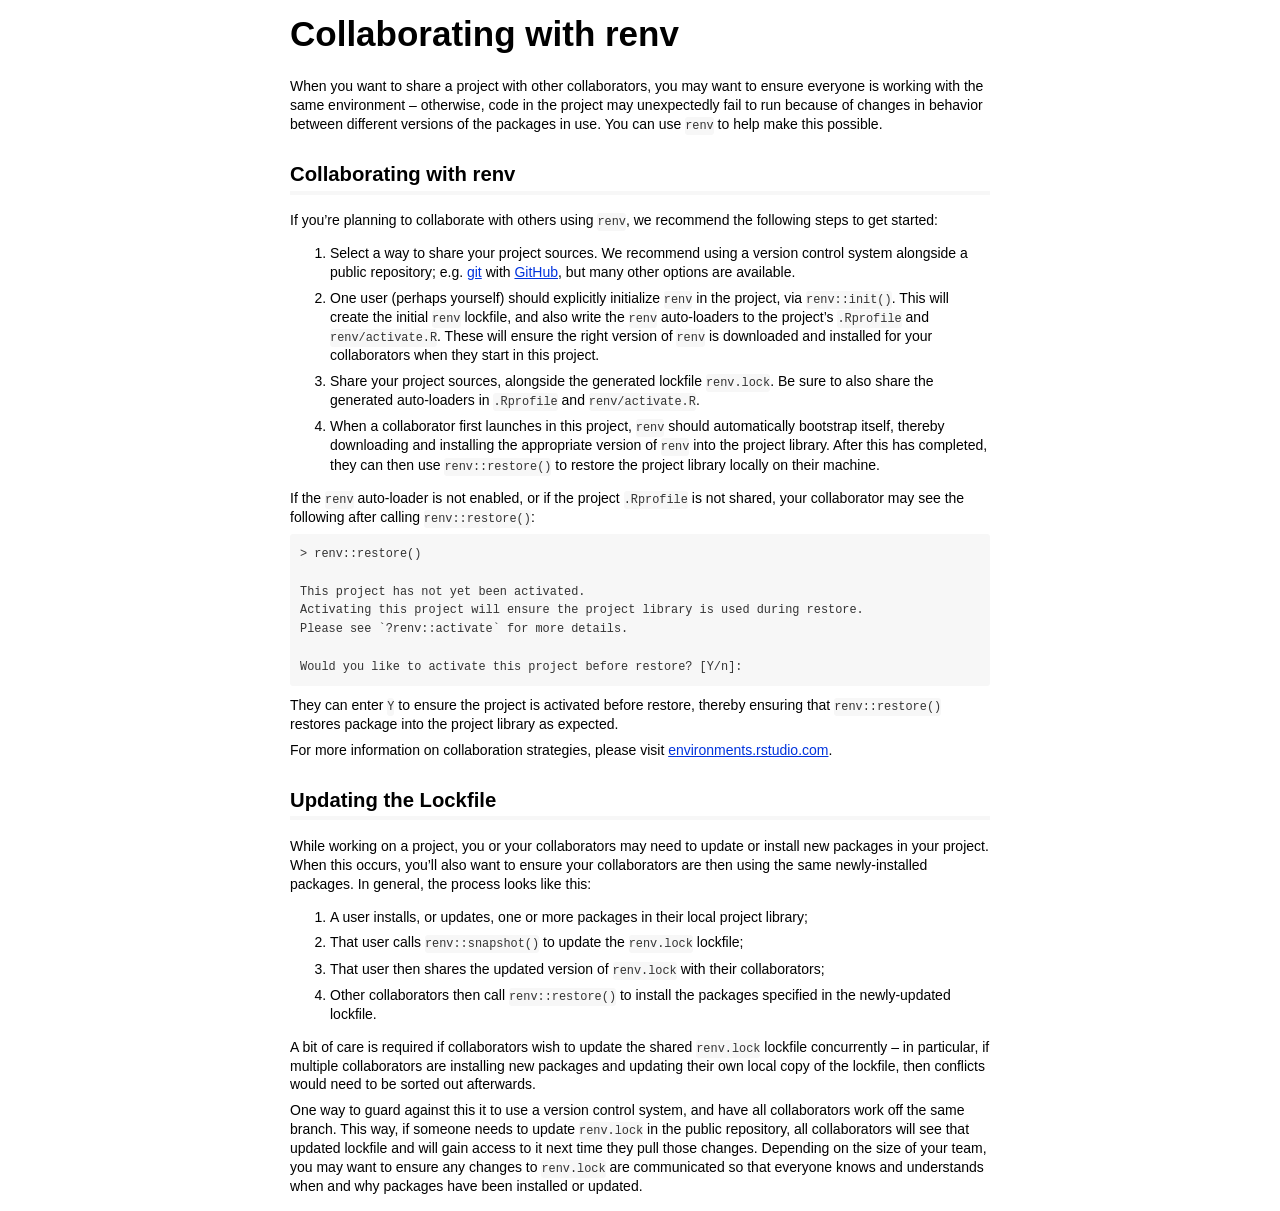
<file: docs/renv/library/R-4.3/x86_64-pc-linux-gnu/renv/doc/collaborating.html>
<!DOCTYPE html>

<html>

<head>

<meta charset="utf-8" />
<meta name="generator" content="pandoc" />
<meta http-equiv="X-UA-Compatible" content="IE=EDGE" />

<meta name="viewport" content="width=device-width, initial-scale=1" />



<title>Collaborating with renv</title>

<script>// Pandoc 2.9 adds attributes on both header and div. We remove the former (to
// be compatible with the behavior of Pandoc < 2.8).
document.addEventListener('DOMContentLoaded', function(e) {
  var hs = document.querySelectorAll("div.section[class*='level'] > :first-child");
  var i, h, a;
  for (i = 0; i < hs.length; i++) {
    h = hs[i];
    if (!/^h[1-6]$/i.test(h.tagName)) continue;  // it should be a header h1-h6
    a = h.attributes;
    while (a.length > 0) h.removeAttribute(a[0].name);
  }
});
</script>

<style type="text/css">
code{white-space: pre-wrap;}
span.smallcaps{font-variant: small-caps;}
span.underline{text-decoration: underline;}
div.column{display: inline-block; vertical-align: top; width: 50%;}
div.hanging-indent{margin-left: 1.5em; text-indent: -1.5em;}
ul.task-list{list-style: none;}
</style>







<style type="text/css">body {
background-color: #fff;
margin: 1em auto;
max-width: 700px;
overflow: visible;
padding-left: 2em;
padding-right: 2em;
font-family: "Open Sans", "Helvetica Neue", Helvetica, Arial, sans-serif;
font-size: 14px;
line-height: 1.35;
}
#TOC {
clear: both;
margin: 0 0 10px 10px;
padding: 4px;
width: 400px;
border: 1px solid #CCCCCC;
border-radius: 5px;
background-color: #f6f6f6;
font-size: 13px;
line-height: 1.3;
}
#TOC .toctitle {
font-weight: bold;
font-size: 15px;
margin-left: 5px;
}
#TOC ul {
padding-left: 40px;
margin-left: -1.5em;
margin-top: 5px;
margin-bottom: 5px;
}
#TOC ul ul {
margin-left: -2em;
}
#TOC li {
line-height: 16px;
}
table {
margin: 1em auto;
border-width: 1px;
border-color: #DDDDDD;
border-style: outset;
border-collapse: collapse;
}
table th {
border-width: 2px;
padding: 5px;
border-style: inset;
}
table td {
border-width: 1px;
border-style: inset;
line-height: 18px;
padding: 5px 5px;
}
table, table th, table td {
border-left-style: none;
border-right-style: none;
}
table thead, table tr.even {
background-color: #f7f7f7;
}
p {
margin: 0.5em 0;
}
blockquote {
background-color: #f6f6f6;
padding: 0.25em 0.75em;
}
hr {
border-style: solid;
border: none;
border-top: 1px solid #777;
margin: 28px 0;
}
dl {
margin-left: 0;
}
dl dd {
margin-bottom: 13px;
margin-left: 13px;
}
dl dt {
font-weight: bold;
}
ul {
margin-top: 0;
}
ul li {
list-style: circle outside;
}
ul ul {
margin-bottom: 0;
}
pre, code {
background-color: #f7f7f7;
border-radius: 3px;
color: #333;
white-space: pre-wrap; 
}
pre {
border-radius: 3px;
margin: 5px 0px 10px 0px;
padding: 10px;
}
pre:not([class]) {
background-color: #f7f7f7;
}
code {
font-family: Consolas, Monaco, 'Courier New', monospace;
font-size: 85%;
}
p > code, li > code {
padding: 2px 0px;
}
div.figure {
text-align: center;
}
img {
background-color: #FFFFFF;
padding: 2px;
border: 1px solid #DDDDDD;
border-radius: 3px;
border: 1px solid #CCCCCC;
margin: 0 5px;
}
h1 {
margin-top: 0;
font-size: 35px;
line-height: 40px;
}
h2 {
border-bottom: 4px solid #f7f7f7;
padding-top: 10px;
padding-bottom: 2px;
font-size: 145%;
}
h3 {
border-bottom: 2px solid #f7f7f7;
padding-top: 10px;
font-size: 120%;
}
h4 {
border-bottom: 1px solid #f7f7f7;
margin-left: 8px;
font-size: 105%;
}
h5, h6 {
border-bottom: 1px solid #ccc;
font-size: 105%;
}
a {
color: #0033dd;
text-decoration: none;
}
a:hover {
color: #6666ff; }
a:visited {
color: #800080; }
a:visited:hover {
color: #BB00BB; }
a[href^="http:"] {
text-decoration: underline; }
a[href^="https:"] {
text-decoration: underline; }

code > span.kw { color: #555; font-weight: bold; } 
code > span.dt { color: #902000; } 
code > span.dv { color: #40a070; } 
code > span.bn { color: #d14; } 
code > span.fl { color: #d14; } 
code > span.ch { color: #d14; } 
code > span.st { color: #d14; } 
code > span.co { color: #888888; font-style: italic; } 
code > span.ot { color: #007020; } 
code > span.al { color: #ff0000; font-weight: bold; } 
code > span.fu { color: #900; font-weight: bold; } 
code > span.er { color: #a61717; background-color: #e3d2d2; } 
</style>




</head>

<body>




<h1 class="title toc-ignore">Collaborating with renv</h1>



<p>When you want to share a project with other collaborators, you may
want to ensure everyone is working with the same environment –
otherwise, code in the project may unexpectedly fail to run because of
changes in behavior between different versions of the packages in use.
You can use <code>renv</code> to help make this possible.</p>
<div id="collaborating-with-renv" class="section level2">
<h2>Collaborating with renv</h2>
<p>If you’re planning to collaborate with others using
<code>renv</code>, we recommend the following steps to get started:</p>
<ol style="list-style-type: decimal">
<li><p>Select a way to share your project sources. We recommend using a
version control system alongside a public repository; e.g. <a href="https://git-scm.com/">git</a> with <a href="https://github.com/">GitHub</a>, but many other options are
available.</p></li>
<li><p>One user (perhaps yourself) should explicitly initialize
<code>renv</code> in the project, via <code>renv::init()</code>. This
will create the initial <code>renv</code> lockfile, and also write the
<code>renv</code> auto-loaders to the project’s <code>.Rprofile</code>
and <code>renv/activate.R</code>. These will ensure the right version of
<code>renv</code> is downloaded and installed for your collaborators
when they start in this project.</p></li>
<li><p>Share your project sources, alongside the generated lockfile
<code>renv.lock</code>. Be sure to also share the generated auto-loaders
in <code>.Rprofile</code> and <code>renv/activate.R</code>.</p></li>
<li><p>When a collaborator first launches in this project,
<code>renv</code> should automatically bootstrap itself, thereby
downloading and installing the appropriate version of <code>renv</code>
into the project library. After this has completed, they can then use
<code>renv::restore()</code> to restore the project library locally on
their machine.</p></li>
</ol>
<p>If the <code>renv</code> auto-loader is not enabled, or if the
project <code>.Rprofile</code> is not shared, your collaborator may see
the following after calling <code>renv::restore()</code>:</p>
<pre><code>&gt; renv::restore()

This project has not yet been activated.
Activating this project will ensure the project library is used during restore.
Please see `?renv::activate` for more details.

Would you like to activate this project before restore? [Y/n]:</code></pre>
<p>They can enter <code>Y</code> to ensure the project is activated
before restore, thereby ensuring that <code>renv::restore()</code>
restores package into the project library as expected.</p>
<p>For more information on collaboration strategies, please visit <a href="https://environments.rstudio.com/">environments.rstudio.com</a>.</p>
</div>
<div id="updating-the-lockfile" class="section level2">
<h2>Updating the Lockfile</h2>
<p>While working on a project, you or your collaborators may need to
update or install new packages in your project. When this occurs, you’ll
also want to ensure your collaborators are then using the same
newly-installed packages. In general, the process looks like this:</p>
<ol style="list-style-type: decimal">
<li><p>A user installs, or updates, one or more packages in their local
project library;</p></li>
<li><p>That user calls <code>renv::snapshot()</code> to update the
<code>renv.lock</code> lockfile;</p></li>
<li><p>That user then shares the updated version of
<code>renv.lock</code> with their collaborators;</p></li>
<li><p>Other collaborators then call <code>renv::restore()</code> to
install the packages specified in the newly-updated lockfile.</p></li>
</ol>
<p>A bit of care is required if collaborators wish to update the shared
<code>renv.lock</code> lockfile concurrently – in particular, if
multiple collaborators are installing new packages and updating their
own local copy of the lockfile, then conflicts would need to be sorted
out afterwards.</p>
<p>One way to guard against this it to use a version control system, and
have all collaborators work off the same branch. This way, if someone
needs to update <code>renv.lock</code> in the public repository, all
collaborators will see that updated lockfile and will gain access to it
next time they pull those changes. Depending on the size of your team,
you may want to ensure any changes to <code>renv.lock</code> are
communicated so that everyone knows and understands when and why
packages have been installed or updated.</p>
</div>



<!-- code folding -->


<!-- dynamically load mathjax for compatibility with self-contained -->
<script>
  (function () {
    var script = document.createElement("script");
    script.type = "text/javascript";
    script.src  = "https://mathjax.rstudio.com/latest/MathJax.js?config=TeX-AMS-MML_HTMLorMML";
    document.getElementsByTagName("head")[0].appendChild(script);
  })();
</script>

</body>
</html>
</file>
<file: docs/site_libs/quarto-html/tippy.css>
.tippy-box[data-animation=fade][data-state=hidden]{opacity:0}[data-tippy-root]{max-width:calc(100vw - 10px)}.tippy-box{position:relative;background-color:#333;color:#fff;border-radius:4px;font-size:14px;line-height:1.4;white-space:normal;outline:0;transition-property:transform,visibility,opacity}.tippy-box[data-placement^=top]>.tippy-arrow{bottom:0}.tippy-box[data-placement^=top]>.tippy-arrow:before{bottom:-7px;left:0;border-width:8px 8px 0;border-top-color:initial;transform-origin:center top}.tippy-box[data-placement^=bottom]>.tippy-arrow{top:0}.tippy-box[data-placement^=bottom]>.tippy-arrow:before{top:-7px;left:0;border-width:0 8px 8px;border-bottom-color:initial;transform-origin:center bottom}.tippy-box[data-placement^=left]>.tippy-arrow{right:0}.tippy-box[data-placement^=left]>.tippy-arrow:before{border-width:8px 0 8px 8px;border-left-color:initial;right:-7px;transform-origin:center left}.tippy-box[data-placement^=right]>.tippy-arrow{left:0}.tippy-box[data-placement^=right]>.tippy-arrow:before{left:-7px;border-width:8px 8px 8px 0;border-right-color:initial;transform-origin:center right}.tippy-box[data-inertia][data-state=visible]{transition-timing-function:cubic-bezier(.54,1.5,.38,1.11)}.tippy-arrow{width:16px;height:16px;color:#333}.tippy-arrow:before{content:"";position:absolute;border-color:transparent;border-style:solid}.tippy-content{position:relative;padding:5px 9px;z-index:1}
</file>
<file: docs/site_libs/quarto-html/quarto-syntax-highlighting.css>
/* quarto syntax highlight colors */
:root {
  --quarto-hl-ot-color: #003B4F;
  --quarto-hl-at-color: #657422;
  --quarto-hl-ss-color: #20794D;
  --quarto-hl-an-color: #5E5E5E;
  --quarto-hl-fu-color: #4758AB;
  --quarto-hl-st-color: #20794D;
  --quarto-hl-cf-color: #003B4F;
  --quarto-hl-op-color: #5E5E5E;
  --quarto-hl-er-color: #AD0000;
  --quarto-hl-bn-color: #AD0000;
  --quarto-hl-al-color: #AD0000;
  --quarto-hl-va-color: #111111;
  --quarto-hl-bu-color: inherit;
  --quarto-hl-ex-color: inherit;
  --quarto-hl-pp-color: #AD0000;
  --quarto-hl-in-color: #5E5E5E;
  --quarto-hl-vs-color: #20794D;
  --quarto-hl-wa-color: #5E5E5E;
  --quarto-hl-do-color: #5E5E5E;
  --quarto-hl-im-color: #00769E;
  --quarto-hl-ch-color: #20794D;
  --quarto-hl-dt-color: #AD0000;
  --quarto-hl-fl-color: #AD0000;
  --quarto-hl-co-color: #5E5E5E;
  --quarto-hl-cv-color: #5E5E5E;
  --quarto-hl-cn-color: #8f5902;
  --quarto-hl-sc-color: #5E5E5E;
  --quarto-hl-dv-color: #AD0000;
  --quarto-hl-kw-color: #003B4F;
}

/* other quarto variables */
:root {
  --quarto-font-monospace: SFMono-Regular, Menlo, Monaco, Consolas, "Liberation Mono", "Courier New", monospace;
}

pre > code.sourceCode > span {
  color: #003B4F;
}

code span {
  color: #003B4F;
}

code.sourceCode > span {
  color: #003B4F;
}

div.sourceCode,
div.sourceCode pre.sourceCode {
  color: #003B4F;
}

code span.ot {
  color: #003B4F;
  font-style: inherit;
}

code span.at {
  color: #657422;
  font-style: inherit;
}

code span.ss {
  color: #20794D;
  font-style: inherit;
}

code span.an {
  color: #5E5E5E;
  font-style: inherit;
}

code span.fu {
  color: #4758AB;
  font-style: inherit;
}

code span.st {
  color: #20794D;
  font-style: inherit;
}

code span.cf {
  color: #003B4F;
  font-style: inherit;
}

code span.op {
  color: #5E5E5E;
  font-style: inherit;
}

code span.er {
  color: #AD0000;
  font-style: inherit;
}

code span.bn {
  color: #AD0000;
  font-style: inherit;
}

code span.al {
  color: #AD0000;
  font-style: inherit;
}

code span.va {
  color: #111111;
  font-style: inherit;
}

code span.bu {
  font-style: inherit;
}

code span.ex {
  font-style: inherit;
}

code span.pp {
  color: #AD0000;
  font-style: inherit;
}

code span.in {
  color: #5E5E5E;
  font-style: inherit;
}

code span.vs {
  color: #20794D;
  font-style: inherit;
}

code span.wa {
  color: #5E5E5E;
  font-style: italic;
}

code span.do {
  color: #5E5E5E;
  font-style: italic;
}

code span.im {
  color: #00769E;
  font-style: inherit;
}

code span.ch {
  color: #20794D;
  font-style: inherit;
}

code span.dt {
  color: #AD0000;
  font-style: inherit;
}

code span.fl {
  color: #AD0000;
  font-style: inherit;
}

code span.co {
  color: #5E5E5E;
  font-style: inherit;
}

code span.cv {
  color: #5E5E5E;
  font-style: italic;
}

code span.cn {
  color: #8f5902;
  font-style: inherit;
}

code span.sc {
  color: #5E5E5E;
  font-style: inherit;
}

code span.dv {
  color: #AD0000;
  font-style: inherit;
}

code span.kw {
  color: #003B4F;
  font-style: inherit;
}

.prevent-inlining {
  content: "</";
}

/*# sourceMappingURL=debc5d5d77c3f9108843748ff7464032.css.map */
</file>
<file: docs/site_libs/pagedtable-1.1/css/pagedtable.css>
.pagedtable {
  overflow: auto;
  padding-left: 8px;
  padding-right: 8px;
}

.pagedtable-wrapper {
  border: 1px solid #ccc;
  border-radius: 4px;
  margin-bottom: 10px;
}

.pagedtable table {
  width: 100%;
  max-width: 100%;
  margin: 0;
}

.pagedtable th {
  padding: 0 5px 0 5px;
  border: none;
  border-bottom: 2px solid #dddddd;

  min-width: 45px;
}

.pagedtable-empty th {
  display: none;
}

.pagedtable td {
  padding: 0 4px 0 4px;
}

.pagedtable .even {
  background-color: rgba(140, 140, 140, 0.1);
}

.pagedtable-padding-col {
  display: none;
}

.pagedtable a {
  -webkit-touch-callout: none;
  -webkit-user-select: none;
  -khtml-user-select: none;
  -moz-user-select: none;
  -ms-user-select: none;
  user-select: none;
}

.pagedtable-index-nav {
  cursor: pointer;
  padding: 0 5px 0 5px;
  float: right;
  border: 0;
}

.pagedtable-index-nav-disabled {
  cursor: default;
  text-decoration: none;
  color: #999;
}

a.pagedtable-index-nav-disabled:hover {
  text-decoration: none;
  color: #999;
}

.pagedtable-indexes {
  cursor: pointer;
  float: right;
  border: 0;
}

.pagedtable-index-current {
  cursor: default;
  text-decoration: none;
  font-weight: bold;
  color: #333;
  border: 0;
}

a.pagedtable-index-current:hover {
  text-decoration: none;
  font-weight: bold;
  color: #333;
}

.pagedtable-index {
  width: 30px;
  display: inline-block;
  text-align: center;
  border: 0;
}

.pagedtable-index-separator-left {
  display: inline-block;
  color: #333;
  font-size: 9px;
  padding: 0 0 0 0;
  cursor: default;
}

.pagedtable-index-separator-right {
  display: inline-block;
  color: #333;
  font-size: 9px;
  padding: 0 4px 0 0;
  cursor: default;
}

.pagedtable-footer {
  padding-top: 4px;
  padding-bottom: 5px;
}

.pagedtable-not-empty .pagedtable-footer {
  border-top: 2px solid #dddddd;
}

.pagedtable-info {
  overflow: hidden;
  color: #999;
  white-space: nowrap;
  text-overflow: ellipsis;
}

.pagedtable-header-name {
  overflow: hidden;
  text-overflow: ellipsis;
}

.pagedtable-header-type {
  color: #999;
  font-weight: 400;
}

.pagedtable-na-cell {
  font-style: italic;
  opacity: 0.3;
}
</file>
